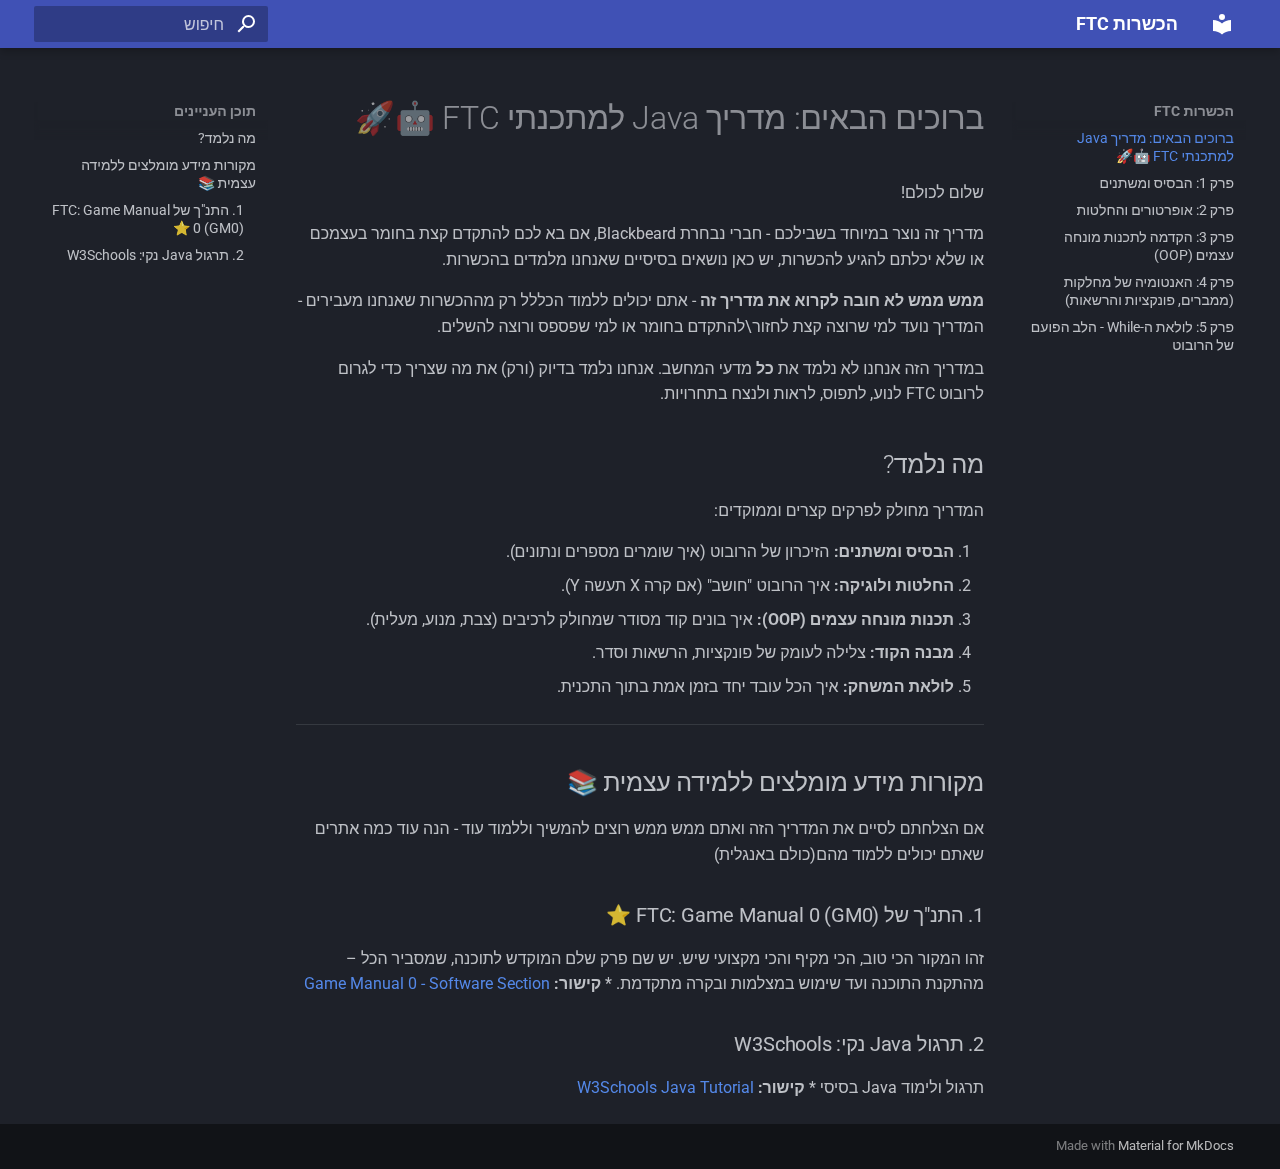
<file: index.html>
<!doctype html>
<html lang="he" class="no-js">
  <head>
    
      <meta charset="utf-8">
      <meta name="viewport" content="width=device-width,initial-scale=1">
      
      
      
      
      
        <link rel="next" href="1-variables/">
      
      
        
      
      
      <link rel="icon" href="assets/images/favicon.png">
      <meta name="generator" content="mkdocs-1.6.1, mkdocs-material-9.7.0">
    
    
      
        <title>הכשרות FTC</title>
      
    
    
      <link rel="stylesheet" href="assets/stylesheets/main.618322db.min.css">
      
        
        <link rel="stylesheet" href="assets/stylesheets/palette.ab4e12ef.min.css">
      
      


    
    
      
    
    
      
        
        
        <link rel="preconnect" href="https://fonts.gstatic.com" crossorigin>
        <link rel="stylesheet" href="https://fonts.googleapis.com/css?family=Roboto:300,300i,400,400i,700,700i%7CRoboto+Mono:400,400i,700,700i&display=fallback">
        <style>:root{--md-text-font:"Roboto";--md-code-font:"Roboto Mono"}</style>
      
    
    
      <link rel="stylesheet" href="stylesheets/extra.css">
    
    <script>__md_scope=new URL(".",location),__md_hash=e=>[...e].reduce(((e,_)=>(e<<5)-e+_.charCodeAt(0)),0),__md_get=(e,_=localStorage,t=__md_scope)=>JSON.parse(_.getItem(t.pathname+"."+e)),__md_set=(e,_,t=localStorage,a=__md_scope)=>{try{t.setItem(a.pathname+"."+e,JSON.stringify(_))}catch(e){}}</script>
    
      

    
    
  </head>
  
  
    
    
    
    
    
    <body dir="rtl" data-md-color-scheme="slate" data-md-color-primary="indigo" data-md-color-accent="indigo">
  
    
    <input class="md-toggle" data-md-toggle="drawer" type="checkbox" id="__drawer" autocomplete="off">
    <input class="md-toggle" data-md-toggle="search" type="checkbox" id="__search" autocomplete="off">
    <label class="md-overlay" for="__drawer"></label>
    <div data-md-component="skip">
      
        
        <a href="#java-ftc" class="md-skip">
          לדלג לתוכן
        </a>
      
    </div>
    <div data-md-component="announce">
      
    </div>
    
    
      

  

<header class="md-header md-header--shadow" data-md-component="header">
  <nav class="md-header__inner md-grid" aria-label="כותרת עליונה">
    <a href="." title="הכשרות FTC" class="md-header__button md-logo" aria-label="הכשרות FTC" data-md-component="logo">
      
  
  <svg xmlns="http://www.w3.org/2000/svg" viewBox="0 0 24 24"><path d="M12 8a3 3 0 0 0 3-3 3 3 0 0 0-3-3 3 3 0 0 0-3 3 3 3 0 0 0 3 3m0 3.54C9.64 9.35 6.5 8 3 8v11c3.5 0 6.64 1.35 9 3.54 2.36-2.19 5.5-3.54 9-3.54V8c-3.5 0-6.64 1.35-9 3.54"/></svg>

    </a>
    <label class="md-header__button md-icon" for="__drawer">
      
      <svg xmlns="http://www.w3.org/2000/svg" viewBox="0 0 24 24"><path d="M3 6h18v2H3zm0 5h18v2H3zm0 5h18v2H3z"/></svg>
    </label>
    <div class="md-header__title" data-md-component="header-title">
      <div class="md-header__ellipsis">
        <div class="md-header__topic">
          <span class="md-ellipsis">
            הכשרות FTC
          </span>
        </div>
        <div class="md-header__topic" data-md-component="header-topic">
          <span class="md-ellipsis">
            
              ברוכים הבאים: מדריך Java למתכנתי FTC 🤖🚀
            
          </span>
        </div>
      </div>
    </div>
    
      
    
    
    
    
      
      
        <label class="md-header__button md-icon" for="__search">
          
          <svg xmlns="http://www.w3.org/2000/svg" viewBox="0 0 24 24"><path d="M9.5 3A6.5 6.5 0 0 1 16 9.5c0 1.61-.59 3.09-1.56 4.23l.27.27h.79l5 5-1.5 1.5-5-5v-.79l-.27-.27A6.52 6.52 0 0 1 9.5 16 6.5 6.5 0 0 1 3 9.5 6.5 6.5 0 0 1 9.5 3m0 2C7 5 5 7 5 9.5S7 14 9.5 14 14 12 14 9.5 12 5 9.5 5"/></svg>
        </label>
        <div class="md-search" data-md-component="search" role="dialog">
  <label class="md-search__overlay" for="__search"></label>
  <div class="md-search__inner" role="search">
    <form class="md-search__form" name="search">
      <input type="text" class="md-search__input" name="query" aria-label="חיפוש" placeholder="חיפוש" autocapitalize="off" autocorrect="off" autocomplete="off" spellcheck="false" data-md-component="search-query" required>
      <label class="md-search__icon md-icon" for="__search">
        
        <svg xmlns="http://www.w3.org/2000/svg" viewBox="0 0 24 24"><path d="M9.5 3A6.5 6.5 0 0 1 16 9.5c0 1.61-.59 3.09-1.56 4.23l.27.27h.79l5 5-1.5 1.5-5-5v-.79l-.27-.27A6.52 6.52 0 0 1 9.5 16 6.5 6.5 0 0 1 3 9.5 6.5 6.5 0 0 1 9.5 3m0 2C7 5 5 7 5 9.5S7 14 9.5 14 14 12 14 9.5 12 5 9.5 5"/></svg>
        
        <svg xmlns="http://www.w3.org/2000/svg" viewBox="0 0 24 24"><path d="M20 11v2H8l5.5 5.5-1.42 1.42L4.16 12l7.92-7.92L13.5 5.5 8 11z"/></svg>
      </label>
      <nav class="md-search__options" aria-label="חיפוש">
        
        <button type="reset" class="md-search__icon md-icon" title="ניקוי" aria-label="ניקוי" tabindex="-1">
          
          <svg xmlns="http://www.w3.org/2000/svg" viewBox="0 0 24 24"><path d="M19 6.41 17.59 5 12 10.59 6.41 5 5 6.41 10.59 12 5 17.59 6.41 19 12 13.41 17.59 19 19 17.59 13.41 12z"/></svg>
        </button>
      </nav>
      
    </form>
    <div class="md-search__output">
      <div class="md-search__scrollwrap" tabindex="0" data-md-scrollfix>
        <div class="md-search-result" data-md-component="search-result">
          <div class="md-search-result__meta">
            אתחול חיפוש
          </div>
          <ol class="md-search-result__list" role="presentation"></ol>
        </div>
      </div>
    </div>
  </div>
</div>
      
    
    
  </nav>
  
</header>
    
    <div class="md-container" data-md-component="container">
      
      
        
          
        
      
      <main class="md-main" data-md-component="main">
        <div class="md-main__inner md-grid">
          
            
              
              <div class="md-sidebar md-sidebar--primary" data-md-component="sidebar" data-md-type="navigation" >
                <div class="md-sidebar__scrollwrap">
                  <div class="md-sidebar__inner">
                    



<nav class="md-nav md-nav--primary" aria-label="ניווט" data-md-level="0">
  <label class="md-nav__title" for="__drawer">
    <a href="." title="הכשרות FTC" class="md-nav__button md-logo" aria-label="הכשרות FTC" data-md-component="logo">
      
  
  <svg xmlns="http://www.w3.org/2000/svg" viewBox="0 0 24 24"><path d="M12 8a3 3 0 0 0 3-3 3 3 0 0 0-3-3 3 3 0 0 0-3 3 3 3 0 0 0 3 3m0 3.54C9.64 9.35 6.5 8 3 8v11c3.5 0 6.64 1.35 9 3.54 2.36-2.19 5.5-3.54 9-3.54V8c-3.5 0-6.64 1.35-9 3.54"/></svg>

    </a>
    הכשרות FTC
  </label>
  
  <ul class="md-nav__list" data-md-scrollfix>
    
      
      
  
  
    
  
  
  
    <li class="md-nav__item md-nav__item--active">
      
      <input class="md-nav__toggle md-toggle" type="checkbox" id="__toc">
      
      
        
      
      
        <label class="md-nav__link md-nav__link--active" for="__toc">
          
  
  
  <span class="md-ellipsis">
    
  
    ברוכים הבאים: מדריך Java למתכנתי FTC 🤖🚀
  

    
  </span>
  
  

          <span class="md-nav__icon md-icon"></span>
        </label>
      
      <a href="." class="md-nav__link md-nav__link--active">
        
  
  
  <span class="md-ellipsis">
    
  
    ברוכים הבאים: מדריך Java למתכנתי FTC 🤖🚀
  

    
  </span>
  
  

      </a>
      
        

<nav class="md-nav md-nav--secondary" aria-label="תוכן העניינים">
  
  
  
    
  
  
    <label class="md-nav__title" for="__toc">
      <span class="md-nav__icon md-icon"></span>
      תוכן העניינים
    </label>
    <ul class="md-nav__list" data-md-component="toc" data-md-scrollfix>
      
        <li class="md-nav__item">
  <a href="#_1" class="md-nav__link">
    <span class="md-ellipsis">
      
        מה נלמד?
      
    </span>
  </a>
  
</li>
      
        <li class="md-nav__item">
  <a href="#_2" class="md-nav__link">
    <span class="md-ellipsis">
      
        מקורות מידע מומלצים ללמידה עצמית 📚
      
    </span>
  </a>
  
    <nav class="md-nav" aria-label="מקורות מידע מומלצים ללמידה עצמית 📚">
      <ul class="md-nav__list">
        
          <li class="md-nav__item">
  <a href="#1-ftc-game-manual-0-gm0" class="md-nav__link">
    <span class="md-ellipsis">
      
        1. התנ"ך של FTC: Game Manual 0 (GM0) ⭐
      
    </span>
  </a>
  
</li>
        
          <li class="md-nav__item">
  <a href="#2-java-w3schools" class="md-nav__link">
    <span class="md-ellipsis">
      
        2. תרגול Java נקי: W3Schools
      
    </span>
  </a>
  
</li>
        
      </ul>
    </nav>
  
</li>
      
    </ul>
  
</nav>
      
    </li>
  

    
      
      
  
  
  
  
    <li class="md-nav__item">
      <a href="1-variables/" class="md-nav__link">
        
  
  
  <span class="md-ellipsis">
    
  
    פרק 1: הבסיס ומשתנים
  

    
  </span>
  
  

      </a>
    </li>
  

    
      
      
  
  
  
  
    <li class="md-nav__item">
      <a href="2-operators/" class="md-nav__link">
        
  
  
  <span class="md-ellipsis">
    
  
    פרק 2: אופרטורים והחלטות
  

    
  </span>
  
  

      </a>
    </li>
  

    
      
      
  
  
  
  
    <li class="md-nav__item">
      <a href="3-oop/" class="md-nav__link">
        
  
  
  <span class="md-ellipsis">
    
  
    פרק 3: הקדמה לתכנות מונחה עצמים (OOP)
  

    
  </span>
  
  

      </a>
    </li>
  

    
      
      
  
  
  
  
    <li class="md-nav__item">
      <a href="4-oop-2/" class="md-nav__link">
        
  
  
  <span class="md-ellipsis">
    
  
    פרק 4: האנטומיה של מחלקות (ממברים, פונקציות והרשאות)
  

    
  </span>
  
  

      </a>
    </li>
  

    
      
      
  
  
  
  
    <li class="md-nav__item">
      <a href="5-while-loop/" class="md-nav__link">
        
  
  
  <span class="md-ellipsis">
    
  
    פרק 5: לולאת ה-While - הלב הפועם של הרובוט
  

    
  </span>
  
  

      </a>
    </li>
  

    
  </ul>
</nav>
                  </div>
                </div>
              </div>
            
            
              
              <div class="md-sidebar md-sidebar--secondary" data-md-component="sidebar" data-md-type="toc" >
                <div class="md-sidebar__scrollwrap">
                  <div class="md-sidebar__inner">
                    

<nav class="md-nav md-nav--secondary" aria-label="תוכן העניינים">
  
  
  
    
  
  
    <label class="md-nav__title" for="__toc">
      <span class="md-nav__icon md-icon"></span>
      תוכן העניינים
    </label>
    <ul class="md-nav__list" data-md-component="toc" data-md-scrollfix>
      
        <li class="md-nav__item">
  <a href="#_1" class="md-nav__link">
    <span class="md-ellipsis">
      
        מה נלמד?
      
    </span>
  </a>
  
</li>
      
        <li class="md-nav__item">
  <a href="#_2" class="md-nav__link">
    <span class="md-ellipsis">
      
        מקורות מידע מומלצים ללמידה עצמית 📚
      
    </span>
  </a>
  
    <nav class="md-nav" aria-label="מקורות מידע מומלצים ללמידה עצמית 📚">
      <ul class="md-nav__list">
        
          <li class="md-nav__item">
  <a href="#1-ftc-game-manual-0-gm0" class="md-nav__link">
    <span class="md-ellipsis">
      
        1. התנ"ך של FTC: Game Manual 0 (GM0) ⭐
      
    </span>
  </a>
  
</li>
        
          <li class="md-nav__item">
  <a href="#2-java-w3schools" class="md-nav__link">
    <span class="md-ellipsis">
      
        2. תרגול Java נקי: W3Schools
      
    </span>
  </a>
  
</li>
        
      </ul>
    </nav>
  
</li>
      
    </ul>
  
</nav>
                  </div>
                </div>
              </div>
            
          
          
            <div class="md-content" data-md-component="content">
              
              <article class="md-content__inner md-typeset">
                
                  



<h1 id="java-ftc">ברוכים הבאים: מדריך Java למתכנתי FTC 🤖🚀</h1>
<p>שלום לכולם!</p>
<p>מדריך זה נוצר במיוחד בשבילכם - חברי נבחרת Blackbeard, אם בא לכם להתקדם קצת בחומר בעצמכם או שלא יכלתם להגיע להכשרות, יש כאן נושאים בסיסיים שאנחנו מלמדים בהכשרות.</p>
<p><strong>ממש ממש לא חובה לקרוא את מדריך זה</strong> - אתם יכולים ללמוד הכללל רק מההכשרות שאנחנו מעבירים - המדריך נועד למי שרוצה קצת לחזור\להתקדם בחומר או למי שפספס ורוצה להשלים.</p>
<p>במדריך הזה אנחנו לא נלמד את <strong>כל</strong> מדעי המחשב. אנחנו נלמד בדיוק (ורק) את מה שצריך כדי לגרום לרובוט FTC לנוע, לתפוס, לראות ולנצח בתחרויות.</p>
<h2 id="_1">מה נלמד?</h2>
<p>המדריך מחולק לפרקים קצרים וממוקדים:</p>
<ol>
<li><strong>הבסיס ומשתנים:</strong> הזיכרון של הרובוט (איך שומרים מספרים ונתונים).</li>
<li><strong>החלטות ולוגיקה:</strong> איך הרובוט "חושב" (אם קרה X תעשה Y).</li>
<li><strong>תכנות מונחה עצמים (OOP):</strong> איך בונים קוד מסודר שמחולק לרכיבים (צבת, מנוע, מעלית).</li>
<li><strong>מבנה הקוד:</strong> צלילה לעומק של פונקציות, הרשאות וסדר.</li>
<li><strong>לולאת המשחק:</strong> איך הכל עובד יחד בזמן אמת בתוך התכנית.</li>
</ol>
<hr />
<h2 id="_2">מקורות מידע מומלצים ללמידה עצמית 📚</h2>
<p>אם הצלחתם לסיים את המדריך הזה ואתם ממש ממש רוצים להמשיך וללמוד עוד - הנה עוד כמה אתרים שאתם יכולים ללמוד מהם(כולם באנגלית)</p>
<h3 id="1-ftc-game-manual-0-gm0">1. התנ"ך של FTC: Game Manual 0 (GM0) ⭐</h3>
<p>זהו המקור הכי טוב, הכי מקיף והכי מקצועי שיש. יש שם פרק שלם המוקדש לתוכנה, שמסביר הכל – מהתקנת התוכנה ועד שימוש במצלמות ובקרה מתקדמת.
* <strong>קישור:</strong> <a href="https://gm0.org/en/latest/docs/software/index.html">Game Manual 0 - Software Section</a></p>
<h3 id="2-java-w3schools">2. תרגול Java נקי: W3Schools</h3>
<p>תרגול ולימוד Java בסיסי
* <strong>קישור:</strong> <a href="https://www.w3schools.com/java/">W3Schools Java Tutorial</a></p>












                
              </article>
            </div>
          
          
<script>var target=document.getElementById(location.hash.slice(1));target&&target.name&&(target.checked=target.name.startsWith("__tabbed_"))</script>
        </div>
        
      </main>
      
        <footer class="md-footer">
  
  <div class="md-footer-meta md-typeset">
    <div class="md-footer-meta__inner md-grid">
      <div class="md-copyright">
  
  
    Made with
    <a href="https://squidfunk.github.io/mkdocs-material/" target="_blank" rel="noopener">
      Material for MkDocs
    </a>
  
</div>
      
    </div>
  </div>
</footer>
      
    </div>
    <div class="md-dialog" data-md-component="dialog">
      <div class="md-dialog__inner md-typeset"></div>
    </div>
    
    
    
      
      
      <script id="__config" type="application/json">{"annotate": null, "base": ".", "features": [], "search": "assets/javascripts/workers/search.7a47a382.min.js", "tags": null, "translations": {"clipboard.copied": "\u05d4\u05d5\u05e2\u05ea\u05e7 \u05dc\u05dc\u05d5\u05d7", "clipboard.copy": "\u05d4\u05e2\u05ea\u05e7\u05d4 \u05dc\u05dc\u05d5\u05d7", "search.result.more.one": "\u05e2\u05d5\u05d3 \u05d0\u05d7\u05d3 \u05d1\u05d3\u05e3 \u05d4\u05d6\u05d4", "search.result.more.other": "\u05e2\u05d5\u05d3 # \u05d1\u05d3\u05e3 \u05d4\u05d6\u05d4", "search.result.none": "\u05d0\u05d9\u05df \u05de\u05e1\u05de\u05db\u05d9\u05dd \u05ea\u05d5\u05d0\u05de\u05d9\u05dd", "search.result.one": "\u05de\u05e1\u05de\u05da1 \u05ea\u05d5\u05d0\u05dd", "search.result.other": "# \u05de\u05e1\u05de\u05da \u05ea\u05d5\u05d0\u05dd", "search.result.placeholder": "\u05d9\u05e9 \u05dc\u05d4\u05e7\u05dc\u05d9\u05d3 \u05db\u05d3\u05d9 \u05dc\u05d4\u05ea\u05d7\u05d9\u05dc \u05dc\u05d7\u05e4\u05e9", "search.result.term.missing": "\u05d7\u05e1\u05e8", "select.version": "\u05d1\u05d7\u05d9\u05e8\u05ea \u05d2\u05e8\u05e1\u05d4"}, "version": null}</script>
    
    
      <script src="assets/javascripts/bundle.e71a0d61.min.js"></script>
      
    
  </body>
</html>
</file>
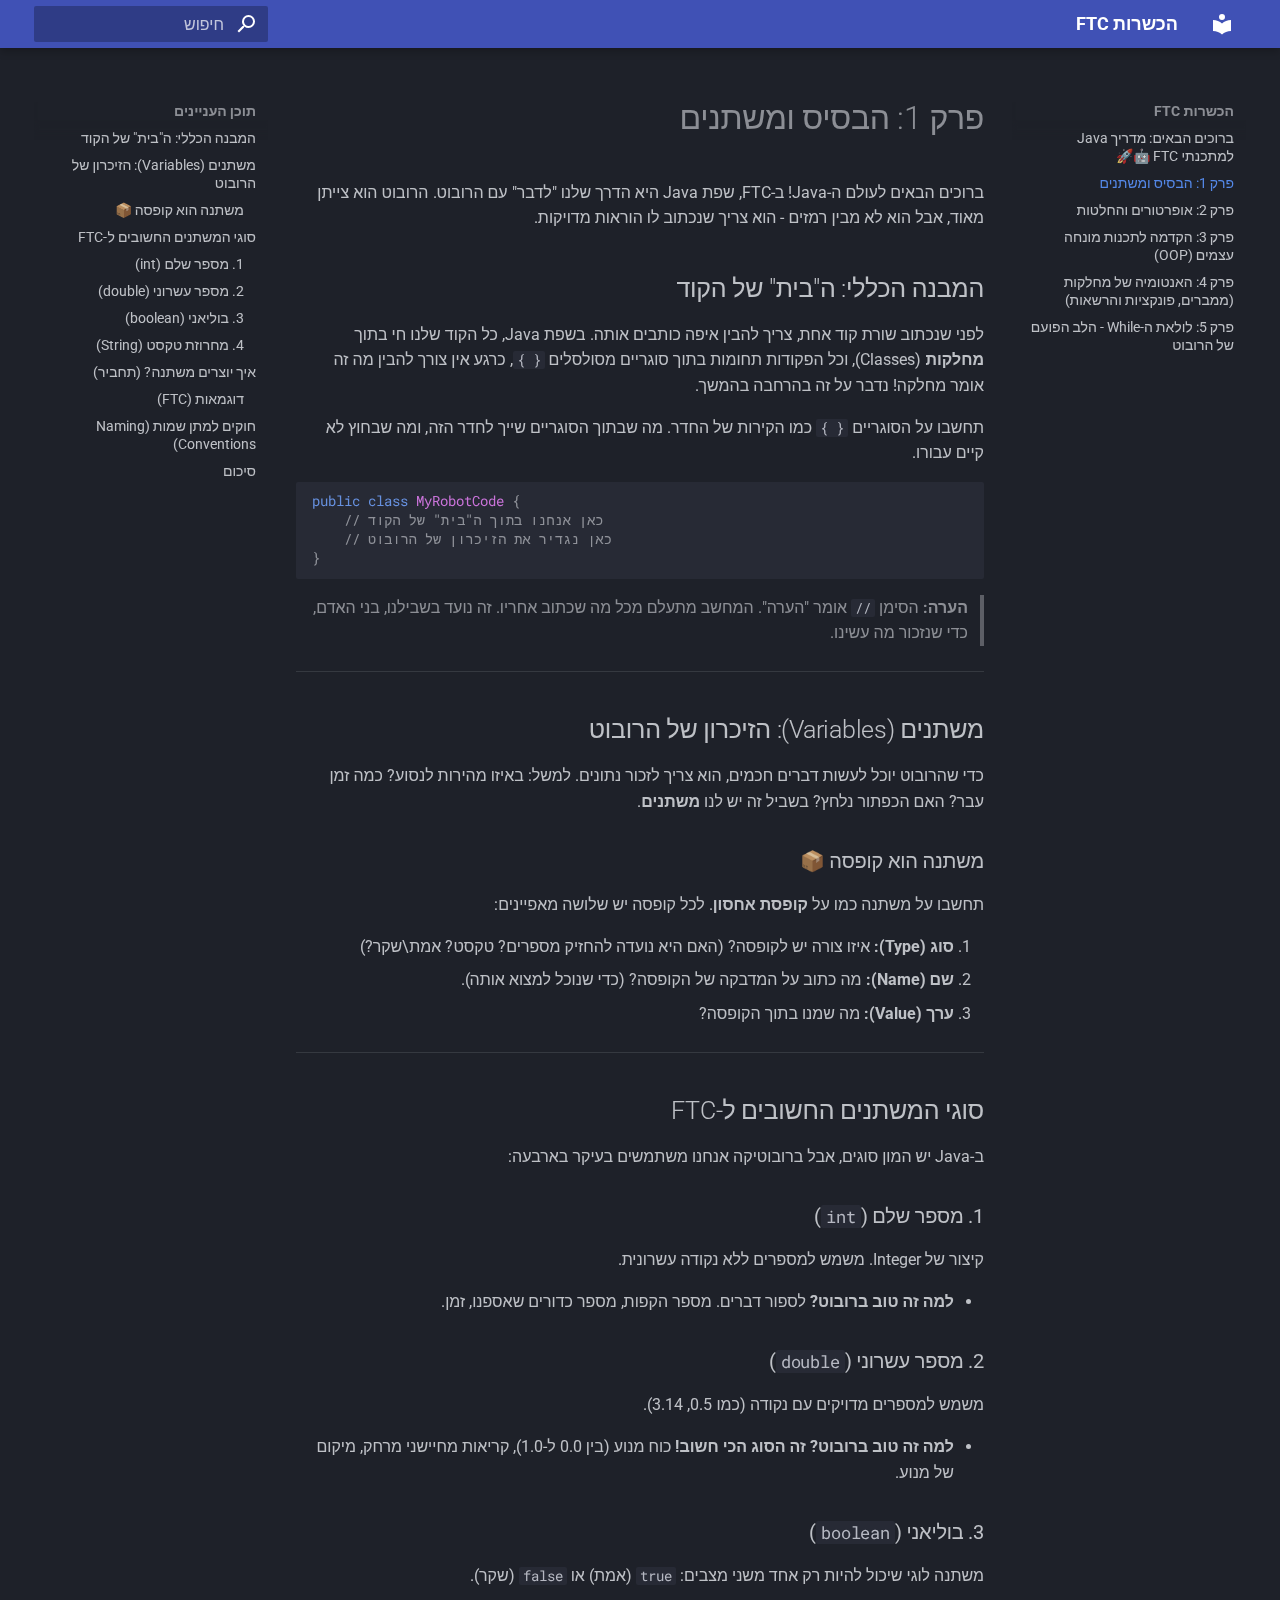
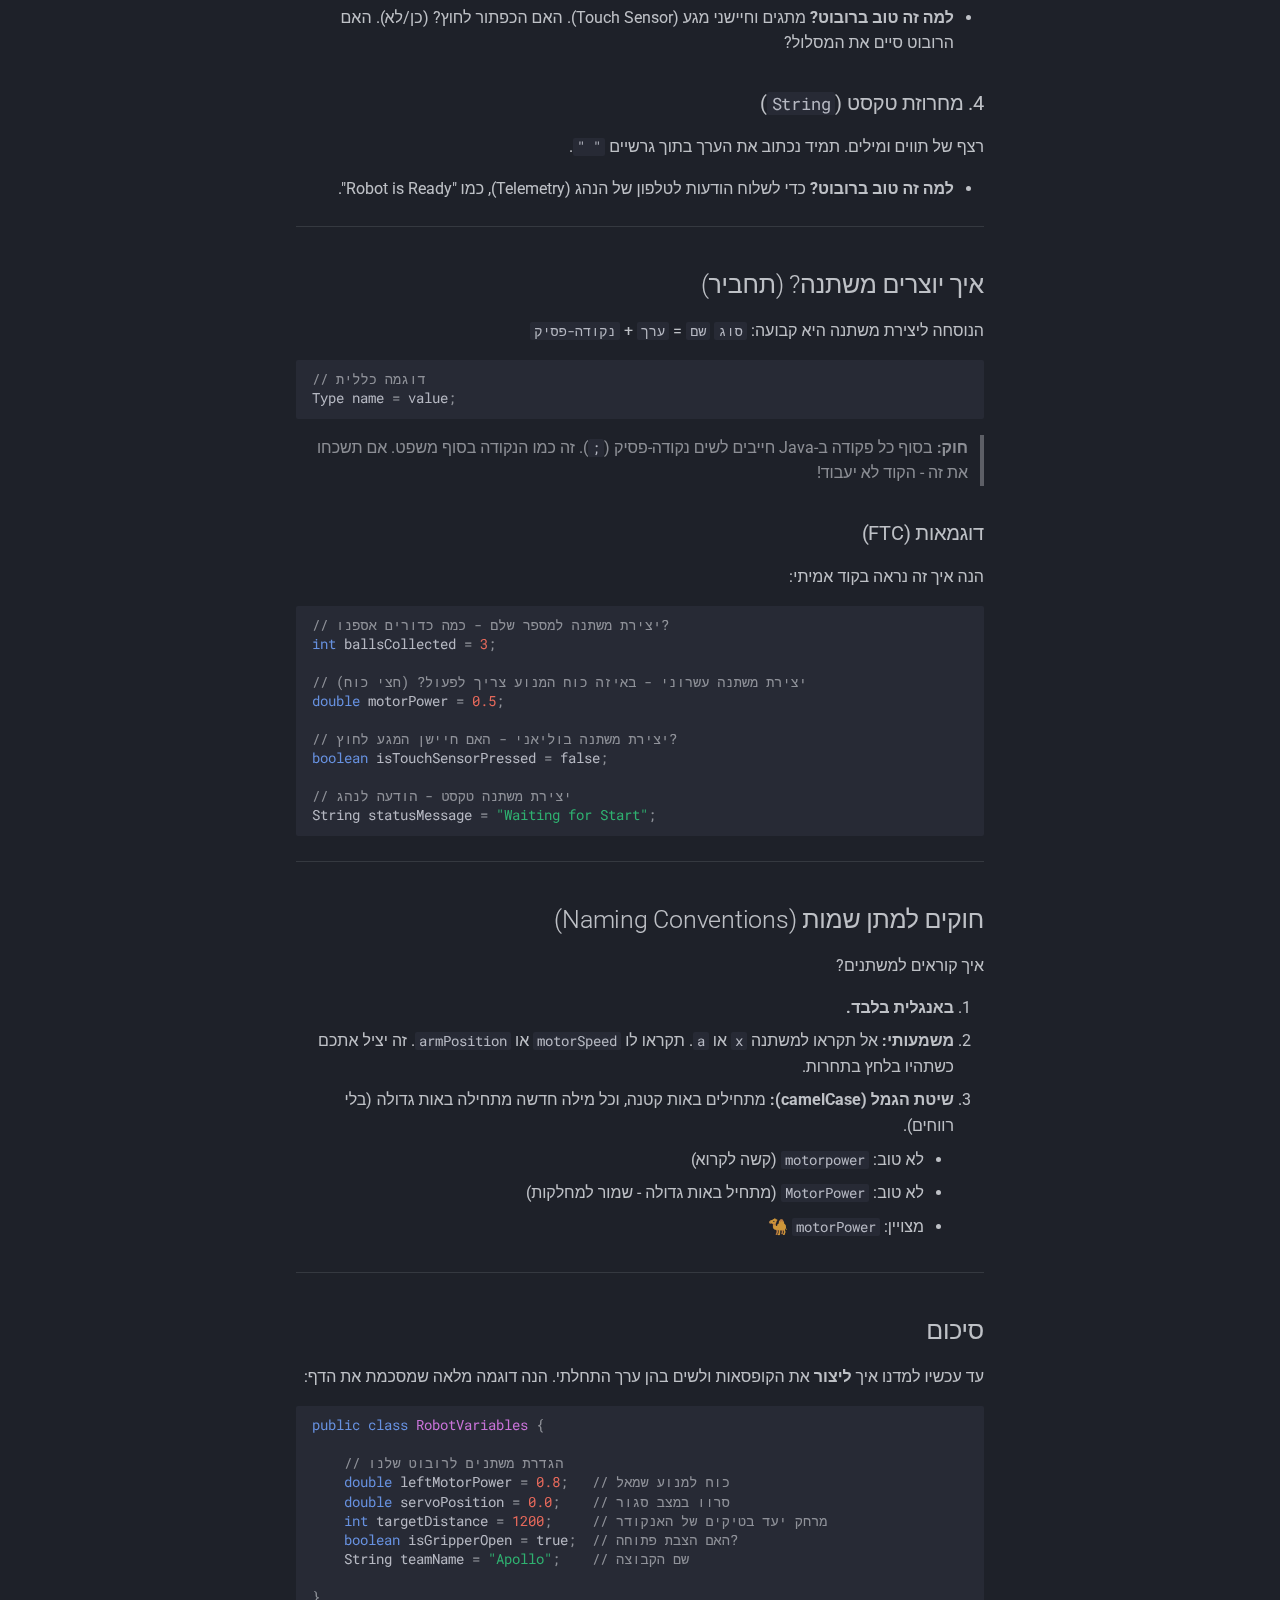
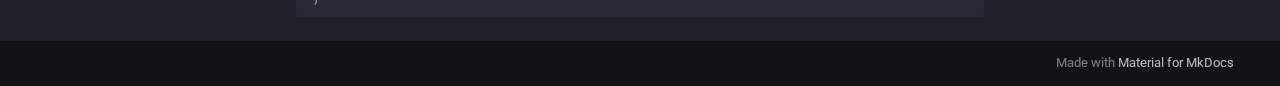
<file: 1-variables/index.html>
<!doctype html>
<html lang="he" class="no-js">
  <head>
    
      <meta charset="utf-8">
      <meta name="viewport" content="width=device-width,initial-scale=1">
      
      
      
      
        <link rel="prev" href="..">
      
      
        <link rel="next" href="../2-operators/">
      
      
        
      
      
      <link rel="icon" href="../assets/images/favicon.png">
      <meta name="generator" content="mkdocs-1.6.1, mkdocs-material-9.7.0">
    
    
      
        <title>פרק 1: הבסיס ומשתנים - הכשרות FTC</title>
      
    
    
      <link rel="stylesheet" href="../assets/stylesheets/main.618322db.min.css">
      
        
        <link rel="stylesheet" href="../assets/stylesheets/palette.ab4e12ef.min.css">
      
      


    
    
      
    
    
      
        
        
        <link rel="preconnect" href="https://fonts.gstatic.com" crossorigin>
        <link rel="stylesheet" href="https://fonts.googleapis.com/css?family=Roboto:300,300i,400,400i,700,700i%7CRoboto+Mono:400,400i,700,700i&display=fallback">
        <style>:root{--md-text-font:"Roboto";--md-code-font:"Roboto Mono"}</style>
      
    
    
      <link rel="stylesheet" href="../stylesheets/extra.css">
    
    <script>__md_scope=new URL("..",location),__md_hash=e=>[...e].reduce(((e,_)=>(e<<5)-e+_.charCodeAt(0)),0),__md_get=(e,_=localStorage,t=__md_scope)=>JSON.parse(_.getItem(t.pathname+"."+e)),__md_set=(e,_,t=localStorage,a=__md_scope)=>{try{t.setItem(a.pathname+"."+e,JSON.stringify(_))}catch(e){}}</script>
    
      

    
    
  </head>
  
  
    
    
    
    
    
    <body dir="rtl" data-md-color-scheme="slate" data-md-color-primary="indigo" data-md-color-accent="indigo">
  
    
    <input class="md-toggle" data-md-toggle="drawer" type="checkbox" id="__drawer" autocomplete="off">
    <input class="md-toggle" data-md-toggle="search" type="checkbox" id="__search" autocomplete="off">
    <label class="md-overlay" for="__drawer"></label>
    <div data-md-component="skip">
      
        
        <a href="#1" class="md-skip">
          לדלג לתוכן
        </a>
      
    </div>
    <div data-md-component="announce">
      
    </div>
    
    
      

  

<header class="md-header md-header--shadow" data-md-component="header">
  <nav class="md-header__inner md-grid" aria-label="כותרת עליונה">
    <a href=".." title="הכשרות FTC" class="md-header__button md-logo" aria-label="הכשרות FTC" data-md-component="logo">
      
  
  <svg xmlns="http://www.w3.org/2000/svg" viewBox="0 0 24 24"><path d="M12 8a3 3 0 0 0 3-3 3 3 0 0 0-3-3 3 3 0 0 0-3 3 3 3 0 0 0 3 3m0 3.54C9.64 9.35 6.5 8 3 8v11c3.5 0 6.64 1.35 9 3.54 2.36-2.19 5.5-3.54 9-3.54V8c-3.5 0-6.64 1.35-9 3.54"/></svg>

    </a>
    <label class="md-header__button md-icon" for="__drawer">
      
      <svg xmlns="http://www.w3.org/2000/svg" viewBox="0 0 24 24"><path d="M3 6h18v2H3zm0 5h18v2H3zm0 5h18v2H3z"/></svg>
    </label>
    <div class="md-header__title" data-md-component="header-title">
      <div class="md-header__ellipsis">
        <div class="md-header__topic">
          <span class="md-ellipsis">
            הכשרות FTC
          </span>
        </div>
        <div class="md-header__topic" data-md-component="header-topic">
          <span class="md-ellipsis">
            
              פרק 1: הבסיס ומשתנים
            
          </span>
        </div>
      </div>
    </div>
    
      
    
    
    
    
      
      
        <label class="md-header__button md-icon" for="__search">
          
          <svg xmlns="http://www.w3.org/2000/svg" viewBox="0 0 24 24"><path d="M9.5 3A6.5 6.5 0 0 1 16 9.5c0 1.61-.59 3.09-1.56 4.23l.27.27h.79l5 5-1.5 1.5-5-5v-.79l-.27-.27A6.52 6.52 0 0 1 9.5 16 6.5 6.5 0 0 1 3 9.5 6.5 6.5 0 0 1 9.5 3m0 2C7 5 5 7 5 9.5S7 14 9.5 14 14 12 14 9.5 12 5 9.5 5"/></svg>
        </label>
        <div class="md-search" data-md-component="search" role="dialog">
  <label class="md-search__overlay" for="__search"></label>
  <div class="md-search__inner" role="search">
    <form class="md-search__form" name="search">
      <input type="text" class="md-search__input" name="query" aria-label="חיפוש" placeholder="חיפוש" autocapitalize="off" autocorrect="off" autocomplete="off" spellcheck="false" data-md-component="search-query" required>
      <label class="md-search__icon md-icon" for="__search">
        
        <svg xmlns="http://www.w3.org/2000/svg" viewBox="0 0 24 24"><path d="M9.5 3A6.5 6.5 0 0 1 16 9.5c0 1.61-.59 3.09-1.56 4.23l.27.27h.79l5 5-1.5 1.5-5-5v-.79l-.27-.27A6.52 6.52 0 0 1 9.5 16 6.5 6.5 0 0 1 3 9.5 6.5 6.5 0 0 1 9.5 3m0 2C7 5 5 7 5 9.5S7 14 9.5 14 14 12 14 9.5 12 5 9.5 5"/></svg>
        
        <svg xmlns="http://www.w3.org/2000/svg" viewBox="0 0 24 24"><path d="M20 11v2H8l5.5 5.5-1.42 1.42L4.16 12l7.92-7.92L13.5 5.5 8 11z"/></svg>
      </label>
      <nav class="md-search__options" aria-label="חיפוש">
        
        <button type="reset" class="md-search__icon md-icon" title="ניקוי" aria-label="ניקוי" tabindex="-1">
          
          <svg xmlns="http://www.w3.org/2000/svg" viewBox="0 0 24 24"><path d="M19 6.41 17.59 5 12 10.59 6.41 5 5 6.41 10.59 12 5 17.59 6.41 19 12 13.41 17.59 19 19 17.59 13.41 12z"/></svg>
        </button>
      </nav>
      
    </form>
    <div class="md-search__output">
      <div class="md-search__scrollwrap" tabindex="0" data-md-scrollfix>
        <div class="md-search-result" data-md-component="search-result">
          <div class="md-search-result__meta">
            אתחול חיפוש
          </div>
          <ol class="md-search-result__list" role="presentation"></ol>
        </div>
      </div>
    </div>
  </div>
</div>
      
    
    
  </nav>
  
</header>
    
    <div class="md-container" data-md-component="container">
      
      
        
          
        
      
      <main class="md-main" data-md-component="main">
        <div class="md-main__inner md-grid">
          
            
              
              <div class="md-sidebar md-sidebar--primary" data-md-component="sidebar" data-md-type="navigation" >
                <div class="md-sidebar__scrollwrap">
                  <div class="md-sidebar__inner">
                    



<nav class="md-nav md-nav--primary" aria-label="ניווט" data-md-level="0">
  <label class="md-nav__title" for="__drawer">
    <a href=".." title="הכשרות FTC" class="md-nav__button md-logo" aria-label="הכשרות FTC" data-md-component="logo">
      
  
  <svg xmlns="http://www.w3.org/2000/svg" viewBox="0 0 24 24"><path d="M12 8a3 3 0 0 0 3-3 3 3 0 0 0-3-3 3 3 0 0 0-3 3 3 3 0 0 0 3 3m0 3.54C9.64 9.35 6.5 8 3 8v11c3.5 0 6.64 1.35 9 3.54 2.36-2.19 5.5-3.54 9-3.54V8c-3.5 0-6.64 1.35-9 3.54"/></svg>

    </a>
    הכשרות FTC
  </label>
  
  <ul class="md-nav__list" data-md-scrollfix>
    
      
      
  
  
  
  
    <li class="md-nav__item">
      <a href=".." class="md-nav__link">
        
  
  
  <span class="md-ellipsis">
    
  
    ברוכים הבאים: מדריך Java למתכנתי FTC 🤖🚀
  

    
  </span>
  
  

      </a>
    </li>
  

    
      
      
  
  
    
  
  
  
    <li class="md-nav__item md-nav__item--active">
      
      <input class="md-nav__toggle md-toggle" type="checkbox" id="__toc">
      
      
        
      
      
        <label class="md-nav__link md-nav__link--active" for="__toc">
          
  
  
  <span class="md-ellipsis">
    
  
    פרק 1: הבסיס ומשתנים
  

    
  </span>
  
  

          <span class="md-nav__icon md-icon"></span>
        </label>
      
      <a href="./" class="md-nav__link md-nav__link--active">
        
  
  
  <span class="md-ellipsis">
    
  
    פרק 1: הבסיס ומשתנים
  

    
  </span>
  
  

      </a>
      
        

<nav class="md-nav md-nav--secondary" aria-label="תוכן העניינים">
  
  
  
    
  
  
    <label class="md-nav__title" for="__toc">
      <span class="md-nav__icon md-icon"></span>
      תוכן העניינים
    </label>
    <ul class="md-nav__list" data-md-component="toc" data-md-scrollfix>
      
        <li class="md-nav__item">
  <a href="#_1" class="md-nav__link">
    <span class="md-ellipsis">
      
        המבנה הכללי: ה"בית" של הקוד
      
    </span>
  </a>
  
</li>
      
        <li class="md-nav__item">
  <a href="#variables" class="md-nav__link">
    <span class="md-ellipsis">
      
        משתנים (Variables): הזיכרון של הרובוט
      
    </span>
  </a>
  
    <nav class="md-nav" aria-label="משתנים (Variables): הזיכרון של הרובוט">
      <ul class="md-nav__list">
        
          <li class="md-nav__item">
  <a href="#_2" class="md-nav__link">
    <span class="md-ellipsis">
      
        משתנה הוא קופסה 📦
      
    </span>
  </a>
  
</li>
        
      </ul>
    </nav>
  
</li>
      
        <li class="md-nav__item">
  <a href="#-ftc" class="md-nav__link">
    <span class="md-ellipsis">
      
        סוגי המשתנים החשובים ל-FTC
      
    </span>
  </a>
  
    <nav class="md-nav" aria-label="סוגי המשתנים החשובים ל-FTC">
      <ul class="md-nav__list">
        
          <li class="md-nav__item">
  <a href="#1-int" class="md-nav__link">
    <span class="md-ellipsis">
      
        1. מספר שלם (int)
      
    </span>
  </a>
  
</li>
        
          <li class="md-nav__item">
  <a href="#2-double" class="md-nav__link">
    <span class="md-ellipsis">
      
        2. מספר עשרוני (double)
      
    </span>
  </a>
  
</li>
        
          <li class="md-nav__item">
  <a href="#3-boolean" class="md-nav__link">
    <span class="md-ellipsis">
      
        3. בוליאני (boolean)
      
    </span>
  </a>
  
</li>
        
          <li class="md-nav__item">
  <a href="#4-string" class="md-nav__link">
    <span class="md-ellipsis">
      
        4. מחרוזת טקסט (String)
      
    </span>
  </a>
  
</li>
        
      </ul>
    </nav>
  
</li>
      
        <li class="md-nav__item">
  <a href="#_3" class="md-nav__link">
    <span class="md-ellipsis">
      
        איך יוצרים משתנה? (תחביר)
      
    </span>
  </a>
  
    <nav class="md-nav" aria-label="איך יוצרים משתנה? (תחביר)">
      <ul class="md-nav__list">
        
          <li class="md-nav__item">
  <a href="#ftc" class="md-nav__link">
    <span class="md-ellipsis">
      
        דוגמאות (FTC)
      
    </span>
  </a>
  
</li>
        
      </ul>
    </nav>
  
</li>
      
        <li class="md-nav__item">
  <a href="#naming-conventions" class="md-nav__link">
    <span class="md-ellipsis">
      
        חוקים למתן שמות (Naming Conventions)
      
    </span>
  </a>
  
</li>
      
        <li class="md-nav__item">
  <a href="#_4" class="md-nav__link">
    <span class="md-ellipsis">
      
        סיכום
      
    </span>
  </a>
  
</li>
      
    </ul>
  
</nav>
      
    </li>
  

    
      
      
  
  
  
  
    <li class="md-nav__item">
      <a href="../2-operators/" class="md-nav__link">
        
  
  
  <span class="md-ellipsis">
    
  
    פרק 2: אופרטורים והחלטות
  

    
  </span>
  
  

      </a>
    </li>
  

    
      
      
  
  
  
  
    <li class="md-nav__item">
      <a href="../3-oop/" class="md-nav__link">
        
  
  
  <span class="md-ellipsis">
    
  
    פרק 3: הקדמה לתכנות מונחה עצמים (OOP)
  

    
  </span>
  
  

      </a>
    </li>
  

    
      
      
  
  
  
  
    <li class="md-nav__item">
      <a href="../4-oop-2/" class="md-nav__link">
        
  
  
  <span class="md-ellipsis">
    
  
    פרק 4: האנטומיה של מחלקות (ממברים, פונקציות והרשאות)
  

    
  </span>
  
  

      </a>
    </li>
  

    
      
      
  
  
  
  
    <li class="md-nav__item">
      <a href="../5-while-loop/" class="md-nav__link">
        
  
  
  <span class="md-ellipsis">
    
  
    פרק 5: לולאת ה-While - הלב הפועם של הרובוט
  

    
  </span>
  
  

      </a>
    </li>
  

    
  </ul>
</nav>
                  </div>
                </div>
              </div>
            
            
              
              <div class="md-sidebar md-sidebar--secondary" data-md-component="sidebar" data-md-type="toc" >
                <div class="md-sidebar__scrollwrap">
                  <div class="md-sidebar__inner">
                    

<nav class="md-nav md-nav--secondary" aria-label="תוכן העניינים">
  
  
  
    
  
  
    <label class="md-nav__title" for="__toc">
      <span class="md-nav__icon md-icon"></span>
      תוכן העניינים
    </label>
    <ul class="md-nav__list" data-md-component="toc" data-md-scrollfix>
      
        <li class="md-nav__item">
  <a href="#_1" class="md-nav__link">
    <span class="md-ellipsis">
      
        המבנה הכללי: ה"בית" של הקוד
      
    </span>
  </a>
  
</li>
      
        <li class="md-nav__item">
  <a href="#variables" class="md-nav__link">
    <span class="md-ellipsis">
      
        משתנים (Variables): הזיכרון של הרובוט
      
    </span>
  </a>
  
    <nav class="md-nav" aria-label="משתנים (Variables): הזיכרון של הרובוט">
      <ul class="md-nav__list">
        
          <li class="md-nav__item">
  <a href="#_2" class="md-nav__link">
    <span class="md-ellipsis">
      
        משתנה הוא קופסה 📦
      
    </span>
  </a>
  
</li>
        
      </ul>
    </nav>
  
</li>
      
        <li class="md-nav__item">
  <a href="#-ftc" class="md-nav__link">
    <span class="md-ellipsis">
      
        סוגי המשתנים החשובים ל-FTC
      
    </span>
  </a>
  
    <nav class="md-nav" aria-label="סוגי המשתנים החשובים ל-FTC">
      <ul class="md-nav__list">
        
          <li class="md-nav__item">
  <a href="#1-int" class="md-nav__link">
    <span class="md-ellipsis">
      
        1. מספר שלם (int)
      
    </span>
  </a>
  
</li>
        
          <li class="md-nav__item">
  <a href="#2-double" class="md-nav__link">
    <span class="md-ellipsis">
      
        2. מספר עשרוני (double)
      
    </span>
  </a>
  
</li>
        
          <li class="md-nav__item">
  <a href="#3-boolean" class="md-nav__link">
    <span class="md-ellipsis">
      
        3. בוליאני (boolean)
      
    </span>
  </a>
  
</li>
        
          <li class="md-nav__item">
  <a href="#4-string" class="md-nav__link">
    <span class="md-ellipsis">
      
        4. מחרוזת טקסט (String)
      
    </span>
  </a>
  
</li>
        
      </ul>
    </nav>
  
</li>
      
        <li class="md-nav__item">
  <a href="#_3" class="md-nav__link">
    <span class="md-ellipsis">
      
        איך יוצרים משתנה? (תחביר)
      
    </span>
  </a>
  
    <nav class="md-nav" aria-label="איך יוצרים משתנה? (תחביר)">
      <ul class="md-nav__list">
        
          <li class="md-nav__item">
  <a href="#ftc" class="md-nav__link">
    <span class="md-ellipsis">
      
        דוגמאות (FTC)
      
    </span>
  </a>
  
</li>
        
      </ul>
    </nav>
  
</li>
      
        <li class="md-nav__item">
  <a href="#naming-conventions" class="md-nav__link">
    <span class="md-ellipsis">
      
        חוקים למתן שמות (Naming Conventions)
      
    </span>
  </a>
  
</li>
      
        <li class="md-nav__item">
  <a href="#_4" class="md-nav__link">
    <span class="md-ellipsis">
      
        סיכום
      
    </span>
  </a>
  
</li>
      
    </ul>
  
</nav>
                  </div>
                </div>
              </div>
            
          
          
            <div class="md-content" data-md-component="content">
              
              <article class="md-content__inner md-typeset">
                
                  



<h1 id="1">פרק 1: הבסיס ומשתנים</h1>
<p>ברוכים הבאים לעולם ה-Java!
ב-FTC, שפת Java היא הדרך שלנו "לדבר" עם הרובוט. הרובוט הוא צייתן מאוד, אבל הוא לא מבין רמזים - הוא צריך שנכתוב לו הוראות מדויקות.</p>
<h2 id="_1">המבנה הכללי: ה"בית" של הקוד</h2>
<p>לפני שנכתוב שורת קוד אחת, צריך להבין איפה כותבים אותה.
בשפת Java, כל הקוד שלנו חי בתוך <strong>מחלקות</strong> (Classes), וכל הפקודות תחומות בתוך סוגריים מסולסלים <code>{ }</code>, כרגע אין צורך להבין מה זה אומר מחלקה! נדבר על זה בהרחבה בהמשך.</p>
<p>תחשבו על הסוגריים <code>{ }</code> כמו הקירות של החדר. מה שבתוך הסוגריים שייך לחדר הזה, ומה שבחוץ לא קיים עבורו.</p>
<div class="highlight"><pre><span></span><code><a id="__codelineno-0-1" name="__codelineno-0-1" href="#__codelineno-0-1"></a><span class="kd">public</span><span class="w"> </span><span class="kd">class</span> <span class="nc">MyRobotCode</span><span class="w"> </span><span class="p">{</span>
<a id="__codelineno-0-2" name="__codelineno-0-2" href="#__codelineno-0-2"></a><span class="w">    </span><span class="c1">// כאן אנחנו בתוך ה&quot;בית&quot; של הקוד</span>
<a id="__codelineno-0-3" name="__codelineno-0-3" href="#__codelineno-0-3"></a><span class="w">    </span><span class="c1">// כאן נגדיר את הזיכרון של הרובוט</span>
<a id="__codelineno-0-4" name="__codelineno-0-4" href="#__codelineno-0-4"></a><span class="p">}</span>
</code></pre></div>
<blockquote>
<p><strong>הערה:</strong> הסימן <code>//</code> אומר "הערה". המחשב מתעלם מכל מה שכתוב אחריו. זה נועד בשבילנו, בני האדם, כדי שנזכור מה עשינו.</p>
</blockquote>
<hr />
<h2 id="variables">משתנים (Variables): הזיכרון של הרובוט</h2>
<p>כדי שהרובוט יוכל לעשות דברים חכמים, הוא צריך לזכור נתונים. למשל: באיזו מהירות לנסוע? כמה זמן עבר? האם הכפתור נלחץ?
בשביל זה יש לנו <strong>משתנים</strong>.</p>
<h3 id="_2">משתנה הוא קופסה 📦</h3>
<p>תחשבו על משתנה כמו על <strong>קופסת אחסון</strong>.
לכל קופסה יש שלושה מאפיינים:</p>
<ol>
<li><strong>סוג (Type):</strong> איזו צורה יש לקופסה? (האם היא נועדה להחזיק מספרים? טקסט? אמת\שקר?)</li>
<li><strong>שם (Name):</strong> מה כתוב על המדבקה של הקופסה? (כדי שנוכל למצוא אותה).</li>
<li><strong>ערך (Value):</strong> מה שמנו בתוך הקופסה?</li>
</ol>
<hr />
<h2 id="-ftc">סוגי המשתנים החשובים ל-FTC</h2>
<p>ב-Java יש המון סוגים, אבל ברובוטיקה אנחנו משתמשים בעיקר בארבעה:</p>
<h3 id="1-int">1. מספר שלם (<code>int</code>)</h3>
<p>קיצור של Integer. משמש למספרים ללא נקודה עשרונית.</p>
<ul>
<li><strong>למה זה טוב ברובוט?</strong> לספור דברים. מספר הקפות, מספר כדורים שאספנו, זמן.</li>
</ul>
<h3 id="2-double">2. מספר עשרוני (<code>double</code>)</h3>
<p>משמש למספרים מדויקים עם נקודה (כמו 0.5, 3.14).</p>
<ul>
<li><strong>למה זה טוב ברובוט?</strong> <strong>זה הסוג הכי חשוב!</strong> כוח מנוע (בין 0.0 ל-1.0), קריאות מחיישני מרחק, מיקום של מנוע.</li>
</ul>
<h3 id="3-boolean">3. בוליאני (<code>boolean</code>)</h3>
<p>משתנה לוגי שיכול להיות רק אחד משני מצבים: <code>true</code> (אמת) או <code>false</code> (שקר).</p>
<ul>
<li><strong>למה זה טוב ברובוט?</strong> מתגים וחיישני מגע (Touch Sensor). האם הכפתור לחוץ? (כן/לא). האם הרובוט סיים את המסלול?</li>
</ul>
<h3 id="4-string">4. מחרוזת טקסט (<code>String</code>)</h3>
<p>רצף של תווים ומילים. תמיד נכתוב את הערך בתוך גרשיים <code>" "</code>.</p>
<ul>
<li><strong>למה זה טוב ברובוט?</strong> כדי לשלוח הודעות לטלפון של הנהג (Telemetry), כמו "Robot is Ready".</li>
</ul>
<hr />
<h2 id="_3">איך יוצרים משתנה? (תחביר)</h2>
<p>הנוסחה ליצירת משתנה היא קבועה:
<code>נקודה-פסיק</code> + <code>ערך</code> = <code>שם</code>  <code>סוג</code></p>
<div class="highlight"><pre><span></span><code><a id="__codelineno-1-1" name="__codelineno-1-1" href="#__codelineno-1-1"></a><span class="c1">// דוגמה כללית</span>
<a id="__codelineno-1-2" name="__codelineno-1-2" href="#__codelineno-1-2"></a><span class="n">Type</span><span class="w"> </span><span class="n">name</span><span class="w"> </span><span class="o">=</span><span class="w"> </span><span class="n">value</span><span class="p">;</span>
</code></pre></div>
<blockquote>
<p><strong>חוק:</strong> בסוף כל פקודה ב-Java חייבים לשים נקודה-פסיק (<code>;</code>). זה כמו הנקודה בסוף משפט. אם תשכחו את זה - הקוד לא יעבוד!</p>
</blockquote>
<h3 id="ftc">דוגמאות (FTC)</h3>
<p>הנה איך זה נראה בקוד אמיתי:</p>
<div class="highlight"><pre><span></span><code><a id="__codelineno-2-1" name="__codelineno-2-1" href="#__codelineno-2-1"></a><span class="c1">// יצירת משתנה למספר שלם - כמה כדורים אספנו?</span>
<a id="__codelineno-2-2" name="__codelineno-2-2" href="#__codelineno-2-2"></a><span class="kt">int</span><span class="w"> </span><span class="n">ballsCollected</span><span class="w"> </span><span class="o">=</span><span class="w"> </span><span class="mi">3</span><span class="p">;</span>
<a id="__codelineno-2-3" name="__codelineno-2-3" href="#__codelineno-2-3"></a>
<a id="__codelineno-2-4" name="__codelineno-2-4" href="#__codelineno-2-4"></a><span class="c1">// יצירת משתנה עשרוני - באיזה כוח המנוע צריך לפעול? (חצי כוח)</span>
<a id="__codelineno-2-5" name="__codelineno-2-5" href="#__codelineno-2-5"></a><span class="kt">double</span><span class="w"> </span><span class="n">motorPower</span><span class="w"> </span><span class="o">=</span><span class="w"> </span><span class="mf">0.5</span><span class="p">;</span>
<a id="__codelineno-2-6" name="__codelineno-2-6" href="#__codelineno-2-6"></a>
<a id="__codelineno-2-7" name="__codelineno-2-7" href="#__codelineno-2-7"></a><span class="c1">// יצירת משתנה בוליאני - האם חיישן המגע לחוץ?</span>
<a id="__codelineno-2-8" name="__codelineno-2-8" href="#__codelineno-2-8"></a><span class="kt">boolean</span><span class="w"> </span><span class="n">isTouchSensorPressed</span><span class="w"> </span><span class="o">=</span><span class="w"> </span><span class="kc">false</span><span class="p">;</span>
<a id="__codelineno-2-9" name="__codelineno-2-9" href="#__codelineno-2-9"></a>
<a id="__codelineno-2-10" name="__codelineno-2-10" href="#__codelineno-2-10"></a><span class="c1">// יצירת משתנה טקסט - הודעה לנהג</span>
<a id="__codelineno-2-11" name="__codelineno-2-11" href="#__codelineno-2-11"></a><span class="n">String</span><span class="w"> </span><span class="n">statusMessage</span><span class="w"> </span><span class="o">=</span><span class="w"> </span><span class="s">&quot;Waiting for Start&quot;</span><span class="p">;</span>
</code></pre></div>
<hr />
<h2 id="naming-conventions">חוקים למתן שמות (Naming Conventions)</h2>
<p>איך קוראים למשתנים?</p>
<ol>
<li><strong>באנגלית בלבד.</strong></li>
<li><strong>משמעותי:</strong> אל תקראו למשתנה <code>x</code> או <code>a</code>. תקראו לו <code>motorSpeed</code> או <code>armPosition</code>. זה יציל אתכם כשתהיו בלחץ בתחרות.</li>
<li><strong>שיטת הגמל (camelCase):</strong> מתחילים באות קטנה, וכל מילה חדשה מתחילה באות גדולה (בלי רווחים).<ul>
<li>לא טוב: <code>motorpower</code> (קשה לקרוא)</li>
<li>לא טוב: <code>MotorPower</code> (מתחיל באות גדולה - שמור למחלקות)</li>
<li>מצויין: <code>motorPower</code> 🐪</li>
</ul>
</li>
</ol>
<hr />
<h2 id="_4">סיכום</h2>
<p>עד עכשיו למדנו איך <strong>ליצור</strong> את הקופסאות ולשים בהן ערך התחלתי.
הנה דוגמה מלאה שמסכמת את הדף:</p>
<div class="highlight"><pre><span></span><code><a id="__codelineno-3-1" name="__codelineno-3-1" href="#__codelineno-3-1"></a><span class="kd">public</span><span class="w"> </span><span class="kd">class</span> <span class="nc">RobotVariables</span><span class="w"> </span><span class="p">{</span>
<a id="__codelineno-3-2" name="__codelineno-3-2" href="#__codelineno-3-2"></a>
<a id="__codelineno-3-3" name="__codelineno-3-3" href="#__codelineno-3-3"></a><span class="w">    </span><span class="c1">// הגדרת משתנים לרובוט שלנו</span>
<a id="__codelineno-3-4" name="__codelineno-3-4" href="#__codelineno-3-4"></a><span class="w">    </span><span class="kt">double</span><span class="w"> </span><span class="n">leftMotorPower</span><span class="w"> </span><span class="o">=</span><span class="w"> </span><span class="mf">0.8</span><span class="p">;</span><span class="w">   </span><span class="c1">// כוח למנוע שמאל</span>
<a id="__codelineno-3-5" name="__codelineno-3-5" href="#__codelineno-3-5"></a><span class="w">    </span><span class="kt">double</span><span class="w"> </span><span class="n">servoPosition</span><span class="w"> </span><span class="o">=</span><span class="w"> </span><span class="mf">0.0</span><span class="p">;</span><span class="w">    </span><span class="c1">// סרוו במצב סגור</span>
<a id="__codelineno-3-6" name="__codelineno-3-6" href="#__codelineno-3-6"></a><span class="w">    </span><span class="kt">int</span><span class="w"> </span><span class="n">targetDistance</span><span class="w"> </span><span class="o">=</span><span class="w"> </span><span class="mi">1200</span><span class="p">;</span><span class="w">     </span><span class="c1">// מרחק יעד בטיקים של האנקודר</span>
<a id="__codelineno-3-7" name="__codelineno-3-7" href="#__codelineno-3-7"></a><span class="w">    </span><span class="kt">boolean</span><span class="w"> </span><span class="n">isGripperOpen</span><span class="w"> </span><span class="o">=</span><span class="w"> </span><span class="kc">true</span><span class="p">;</span><span class="w">  </span><span class="c1">// האם הצבת פתוחה?</span>
<a id="__codelineno-3-8" name="__codelineno-3-8" href="#__codelineno-3-8"></a><span class="w">    </span><span class="n">String</span><span class="w"> </span><span class="n">teamName</span><span class="w"> </span><span class="o">=</span><span class="w"> </span><span class="s">&quot;Apollo&quot;</span><span class="p">;</span><span class="w">    </span><span class="c1">// שם הקבוצה</span>
<a id="__codelineno-3-9" name="__codelineno-3-9" href="#__codelineno-3-9"></a>
<a id="__codelineno-3-10" name="__codelineno-3-10" href="#__codelineno-3-10"></a><span class="p">}</span>
</code></pre></div>












                
              </article>
            </div>
          
          
<script>var target=document.getElementById(location.hash.slice(1));target&&target.name&&(target.checked=target.name.startsWith("__tabbed_"))</script>
        </div>
        
      </main>
      
        <footer class="md-footer">
  
  <div class="md-footer-meta md-typeset">
    <div class="md-footer-meta__inner md-grid">
      <div class="md-copyright">
  
  
    Made with
    <a href="https://squidfunk.github.io/mkdocs-material/" target="_blank" rel="noopener">
      Material for MkDocs
    </a>
  
</div>
      
    </div>
  </div>
</footer>
      
    </div>
    <div class="md-dialog" data-md-component="dialog">
      <div class="md-dialog__inner md-typeset"></div>
    </div>
    
    
    
      
      
      <script id="__config" type="application/json">{"annotate": null, "base": "..", "features": [], "search": "../assets/javascripts/workers/search.7a47a382.min.js", "tags": null, "translations": {"clipboard.copied": "\u05d4\u05d5\u05e2\u05ea\u05e7 \u05dc\u05dc\u05d5\u05d7", "clipboard.copy": "\u05d4\u05e2\u05ea\u05e7\u05d4 \u05dc\u05dc\u05d5\u05d7", "search.result.more.one": "\u05e2\u05d5\u05d3 \u05d0\u05d7\u05d3 \u05d1\u05d3\u05e3 \u05d4\u05d6\u05d4", "search.result.more.other": "\u05e2\u05d5\u05d3 # \u05d1\u05d3\u05e3 \u05d4\u05d6\u05d4", "search.result.none": "\u05d0\u05d9\u05df \u05de\u05e1\u05de\u05db\u05d9\u05dd \u05ea\u05d5\u05d0\u05de\u05d9\u05dd", "search.result.one": "\u05de\u05e1\u05de\u05da1 \u05ea\u05d5\u05d0\u05dd", "search.result.other": "# \u05de\u05e1\u05de\u05da \u05ea\u05d5\u05d0\u05dd", "search.result.placeholder": "\u05d9\u05e9 \u05dc\u05d4\u05e7\u05dc\u05d9\u05d3 \u05db\u05d3\u05d9 \u05dc\u05d4\u05ea\u05d7\u05d9\u05dc \u05dc\u05d7\u05e4\u05e9", "search.result.term.missing": "\u05d7\u05e1\u05e8", "select.version": "\u05d1\u05d7\u05d9\u05e8\u05ea \u05d2\u05e8\u05e1\u05d4"}, "version": null}</script>
    
    
      <script src="../assets/javascripts/bundle.e71a0d61.min.js"></script>
      
    
  </body>
</html>
</file>
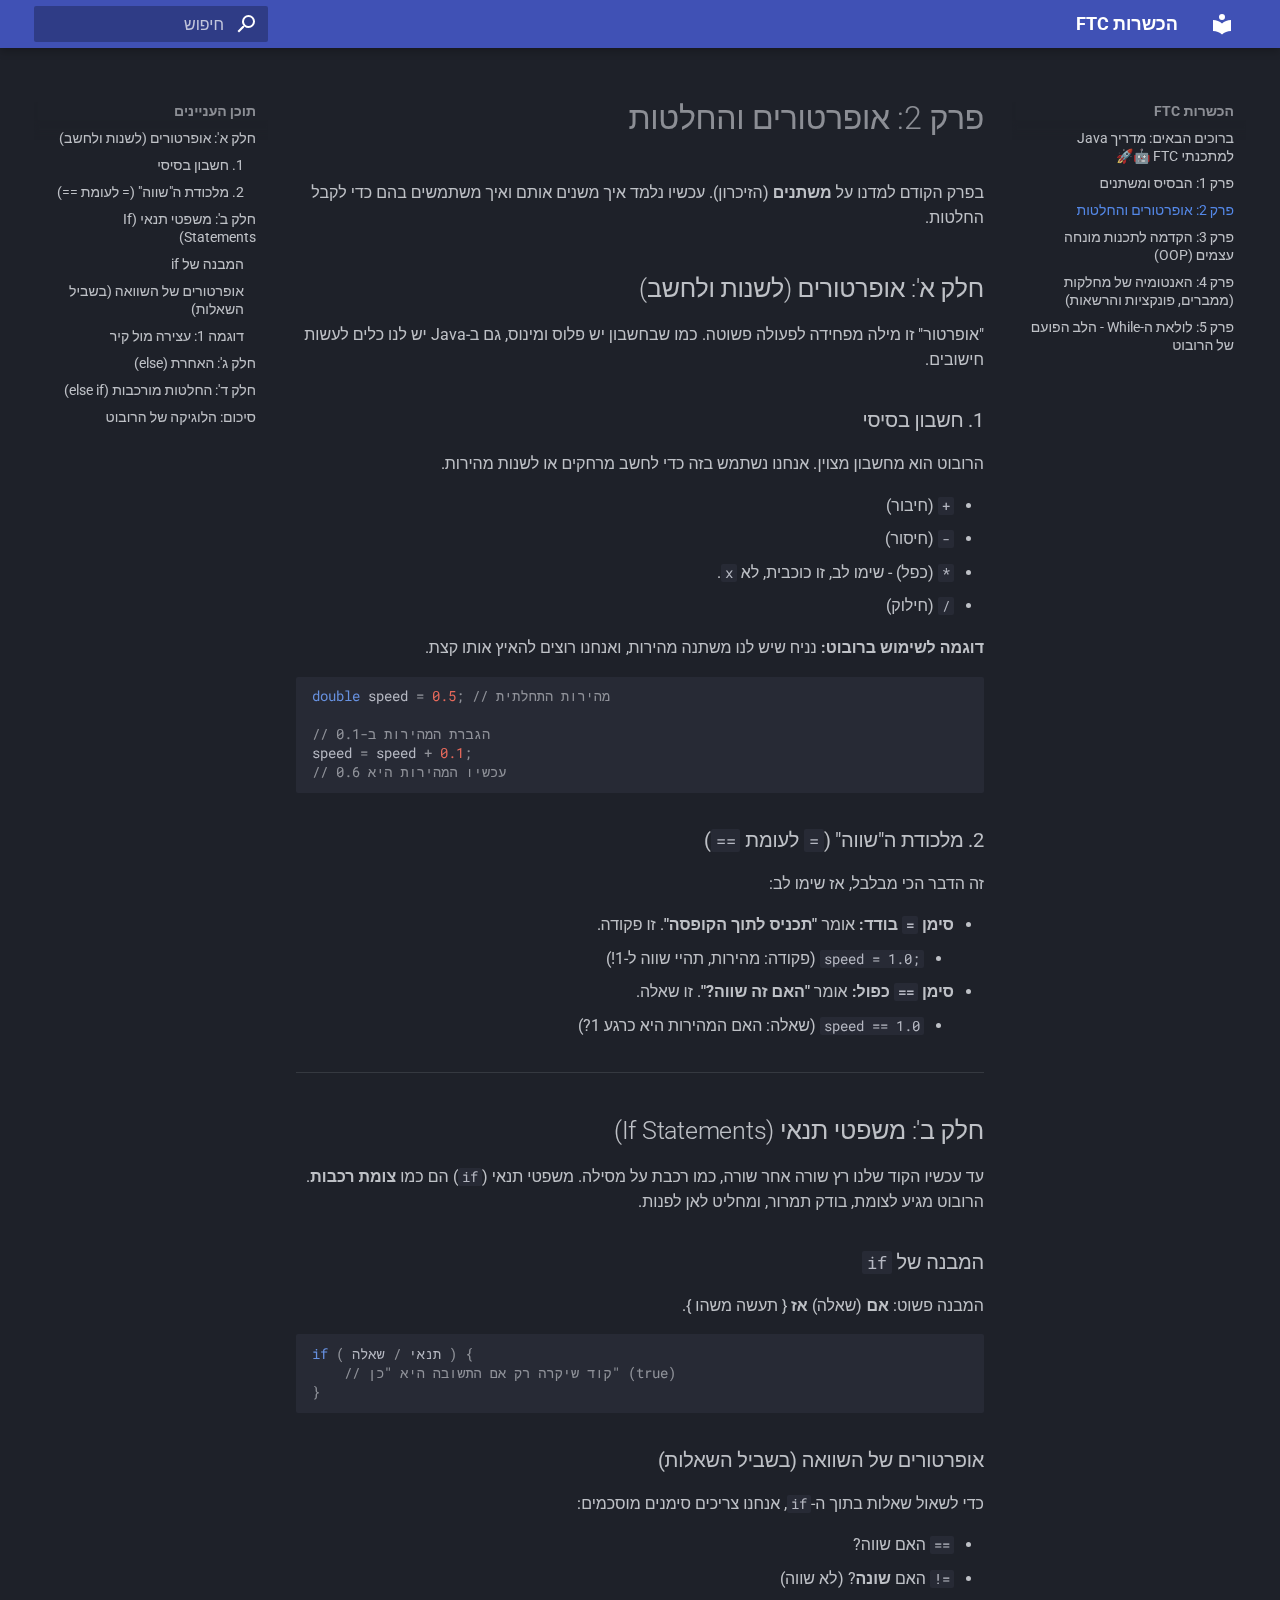
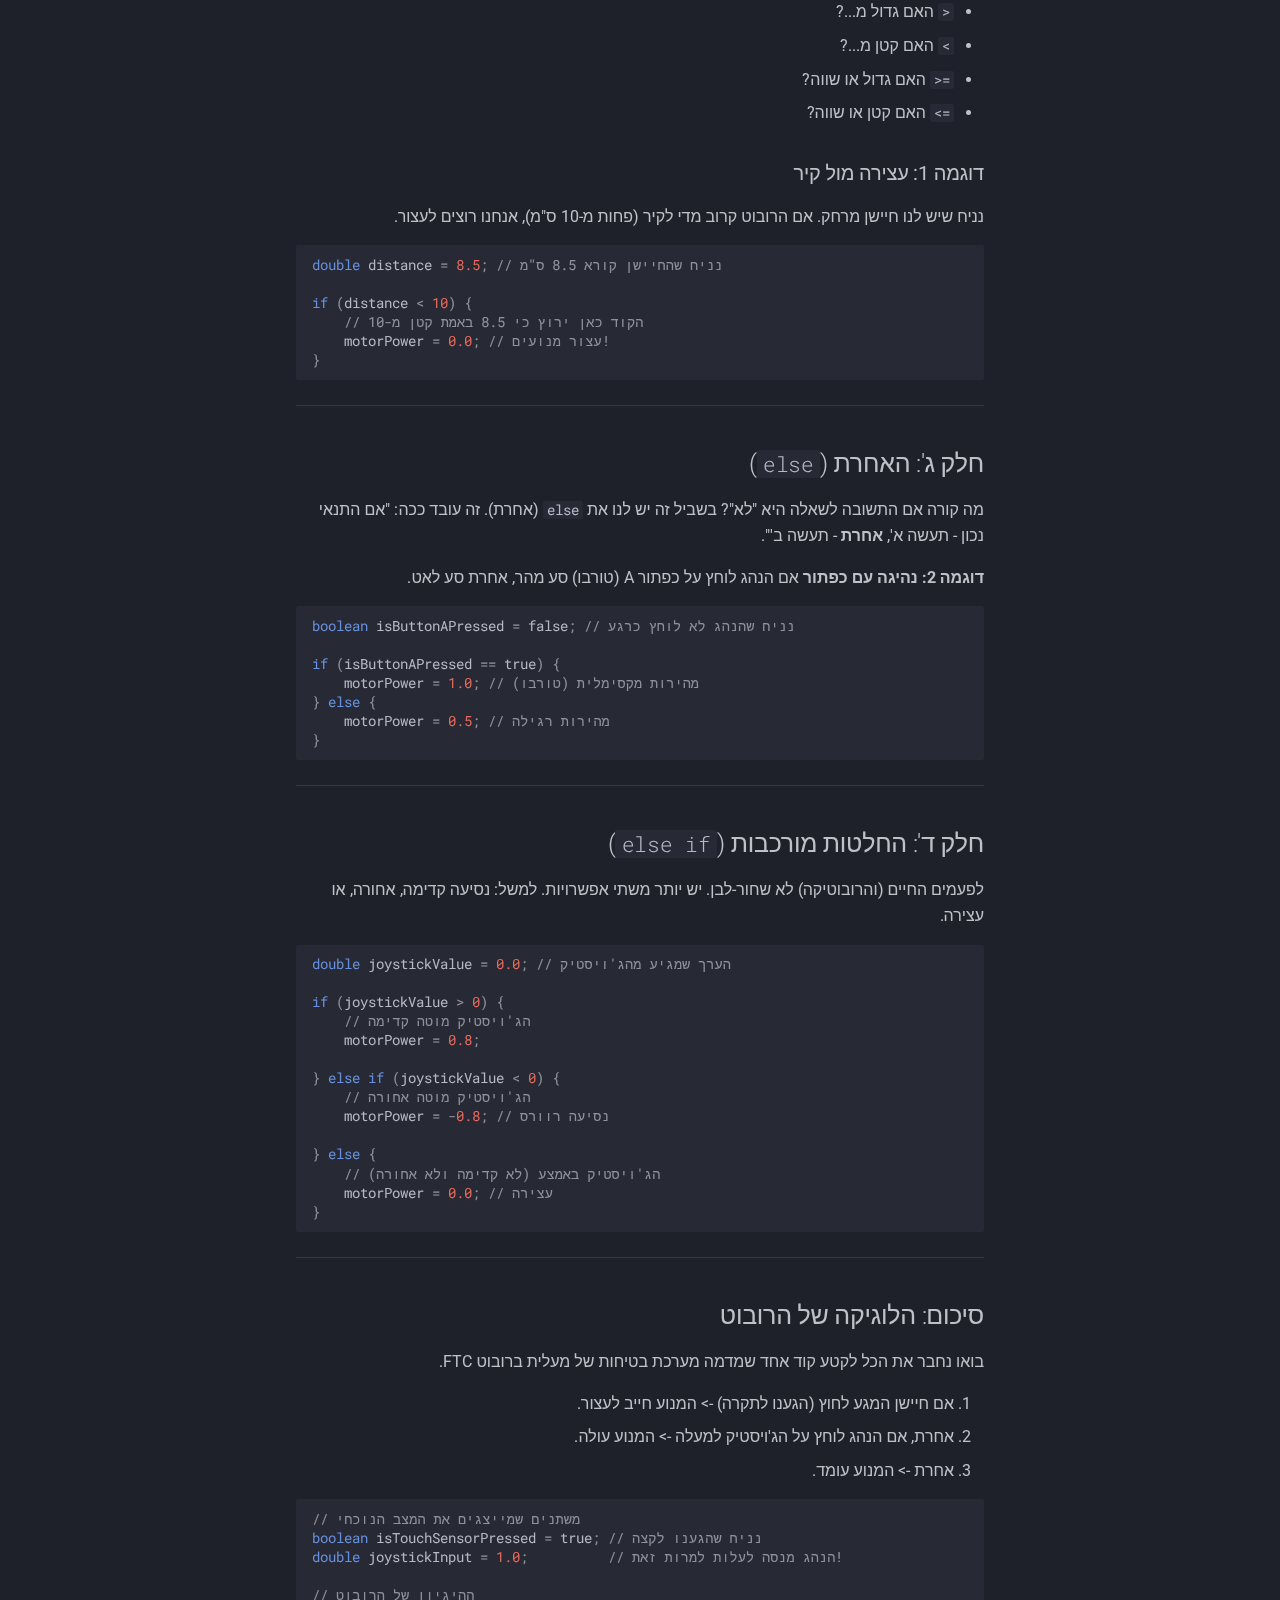
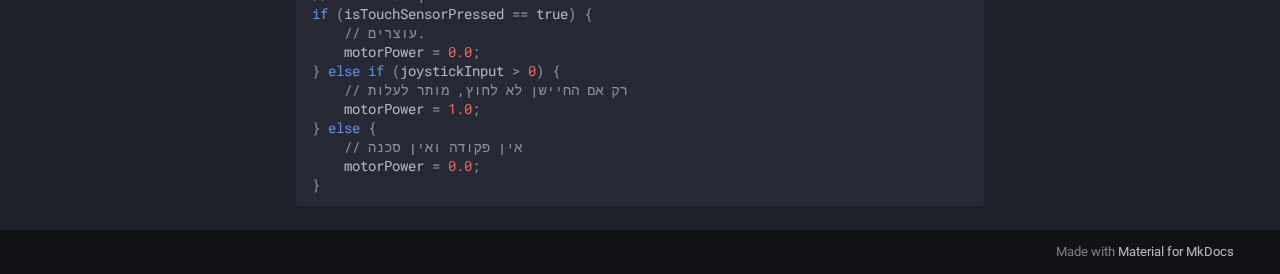
<file: 2-operators/index.html>
<!doctype html>
<html lang="he" class="no-js">
  <head>
    
      <meta charset="utf-8">
      <meta name="viewport" content="width=device-width,initial-scale=1">
      
      
      
      
        <link rel="prev" href="../1-variables/">
      
      
        <link rel="next" href="../3-oop/">
      
      
        
      
      
      <link rel="icon" href="../assets/images/favicon.png">
      <meta name="generator" content="mkdocs-1.6.1, mkdocs-material-9.7.0">
    
    
      
        <title>פרק 2: אופרטורים והחלטות - הכשרות FTC</title>
      
    
    
      <link rel="stylesheet" href="../assets/stylesheets/main.618322db.min.css">
      
        
        <link rel="stylesheet" href="../assets/stylesheets/palette.ab4e12ef.min.css">
      
      


    
    
      
    
    
      
        
        
        <link rel="preconnect" href="https://fonts.gstatic.com" crossorigin>
        <link rel="stylesheet" href="https://fonts.googleapis.com/css?family=Roboto:300,300i,400,400i,700,700i%7CRoboto+Mono:400,400i,700,700i&display=fallback">
        <style>:root{--md-text-font:"Roboto";--md-code-font:"Roboto Mono"}</style>
      
    
    
      <link rel="stylesheet" href="../stylesheets/extra.css">
    
    <script>__md_scope=new URL("..",location),__md_hash=e=>[...e].reduce(((e,_)=>(e<<5)-e+_.charCodeAt(0)),0),__md_get=(e,_=localStorage,t=__md_scope)=>JSON.parse(_.getItem(t.pathname+"."+e)),__md_set=(e,_,t=localStorage,a=__md_scope)=>{try{t.setItem(a.pathname+"."+e,JSON.stringify(_))}catch(e){}}</script>
    
      

    
    
  </head>
  
  
    
    
    
    
    
    <body dir="rtl" data-md-color-scheme="slate" data-md-color-primary="indigo" data-md-color-accent="indigo">
  
    
    <input class="md-toggle" data-md-toggle="drawer" type="checkbox" id="__drawer" autocomplete="off">
    <input class="md-toggle" data-md-toggle="search" type="checkbox" id="__search" autocomplete="off">
    <label class="md-overlay" for="__drawer"></label>
    <div data-md-component="skip">
      
        
        <a href="#2" class="md-skip">
          לדלג לתוכן
        </a>
      
    </div>
    <div data-md-component="announce">
      
    </div>
    
    
      

  

<header class="md-header md-header--shadow" data-md-component="header">
  <nav class="md-header__inner md-grid" aria-label="כותרת עליונה">
    <a href=".." title="הכשרות FTC" class="md-header__button md-logo" aria-label="הכשרות FTC" data-md-component="logo">
      
  
  <svg xmlns="http://www.w3.org/2000/svg" viewBox="0 0 24 24"><path d="M12 8a3 3 0 0 0 3-3 3 3 0 0 0-3-3 3 3 0 0 0-3 3 3 3 0 0 0 3 3m0 3.54C9.64 9.35 6.5 8 3 8v11c3.5 0 6.64 1.35 9 3.54 2.36-2.19 5.5-3.54 9-3.54V8c-3.5 0-6.64 1.35-9 3.54"/></svg>

    </a>
    <label class="md-header__button md-icon" for="__drawer">
      
      <svg xmlns="http://www.w3.org/2000/svg" viewBox="0 0 24 24"><path d="M3 6h18v2H3zm0 5h18v2H3zm0 5h18v2H3z"/></svg>
    </label>
    <div class="md-header__title" data-md-component="header-title">
      <div class="md-header__ellipsis">
        <div class="md-header__topic">
          <span class="md-ellipsis">
            הכשרות FTC
          </span>
        </div>
        <div class="md-header__topic" data-md-component="header-topic">
          <span class="md-ellipsis">
            
              פרק 2: אופרטורים והחלטות
            
          </span>
        </div>
      </div>
    </div>
    
      
    
    
    
    
      
      
        <label class="md-header__button md-icon" for="__search">
          
          <svg xmlns="http://www.w3.org/2000/svg" viewBox="0 0 24 24"><path d="M9.5 3A6.5 6.5 0 0 1 16 9.5c0 1.61-.59 3.09-1.56 4.23l.27.27h.79l5 5-1.5 1.5-5-5v-.79l-.27-.27A6.52 6.52 0 0 1 9.5 16 6.5 6.5 0 0 1 3 9.5 6.5 6.5 0 0 1 9.5 3m0 2C7 5 5 7 5 9.5S7 14 9.5 14 14 12 14 9.5 12 5 9.5 5"/></svg>
        </label>
        <div class="md-search" data-md-component="search" role="dialog">
  <label class="md-search__overlay" for="__search"></label>
  <div class="md-search__inner" role="search">
    <form class="md-search__form" name="search">
      <input type="text" class="md-search__input" name="query" aria-label="חיפוש" placeholder="חיפוש" autocapitalize="off" autocorrect="off" autocomplete="off" spellcheck="false" data-md-component="search-query" required>
      <label class="md-search__icon md-icon" for="__search">
        
        <svg xmlns="http://www.w3.org/2000/svg" viewBox="0 0 24 24"><path d="M9.5 3A6.5 6.5 0 0 1 16 9.5c0 1.61-.59 3.09-1.56 4.23l.27.27h.79l5 5-1.5 1.5-5-5v-.79l-.27-.27A6.52 6.52 0 0 1 9.5 16 6.5 6.5 0 0 1 3 9.5 6.5 6.5 0 0 1 9.5 3m0 2C7 5 5 7 5 9.5S7 14 9.5 14 14 12 14 9.5 12 5 9.5 5"/></svg>
        
        <svg xmlns="http://www.w3.org/2000/svg" viewBox="0 0 24 24"><path d="M20 11v2H8l5.5 5.5-1.42 1.42L4.16 12l7.92-7.92L13.5 5.5 8 11z"/></svg>
      </label>
      <nav class="md-search__options" aria-label="חיפוש">
        
        <button type="reset" class="md-search__icon md-icon" title="ניקוי" aria-label="ניקוי" tabindex="-1">
          
          <svg xmlns="http://www.w3.org/2000/svg" viewBox="0 0 24 24"><path d="M19 6.41 17.59 5 12 10.59 6.41 5 5 6.41 10.59 12 5 17.59 6.41 19 12 13.41 17.59 19 19 17.59 13.41 12z"/></svg>
        </button>
      </nav>
      
    </form>
    <div class="md-search__output">
      <div class="md-search__scrollwrap" tabindex="0" data-md-scrollfix>
        <div class="md-search-result" data-md-component="search-result">
          <div class="md-search-result__meta">
            אתחול חיפוש
          </div>
          <ol class="md-search-result__list" role="presentation"></ol>
        </div>
      </div>
    </div>
  </div>
</div>
      
    
    
  </nav>
  
</header>
    
    <div class="md-container" data-md-component="container">
      
      
        
          
        
      
      <main class="md-main" data-md-component="main">
        <div class="md-main__inner md-grid">
          
            
              
              <div class="md-sidebar md-sidebar--primary" data-md-component="sidebar" data-md-type="navigation" >
                <div class="md-sidebar__scrollwrap">
                  <div class="md-sidebar__inner">
                    



<nav class="md-nav md-nav--primary" aria-label="ניווט" data-md-level="0">
  <label class="md-nav__title" for="__drawer">
    <a href=".." title="הכשרות FTC" class="md-nav__button md-logo" aria-label="הכשרות FTC" data-md-component="logo">
      
  
  <svg xmlns="http://www.w3.org/2000/svg" viewBox="0 0 24 24"><path d="M12 8a3 3 0 0 0 3-3 3 3 0 0 0-3-3 3 3 0 0 0-3 3 3 3 0 0 0 3 3m0 3.54C9.64 9.35 6.5 8 3 8v11c3.5 0 6.64 1.35 9 3.54 2.36-2.19 5.5-3.54 9-3.54V8c-3.5 0-6.64 1.35-9 3.54"/></svg>

    </a>
    הכשרות FTC
  </label>
  
  <ul class="md-nav__list" data-md-scrollfix>
    
      
      
  
  
  
  
    <li class="md-nav__item">
      <a href=".." class="md-nav__link">
        
  
  
  <span class="md-ellipsis">
    
  
    ברוכים הבאים: מדריך Java למתכנתי FTC 🤖🚀
  

    
  </span>
  
  

      </a>
    </li>
  

    
      
      
  
  
  
  
    <li class="md-nav__item">
      <a href="../1-variables/" class="md-nav__link">
        
  
  
  <span class="md-ellipsis">
    
  
    פרק 1: הבסיס ומשתנים
  

    
  </span>
  
  

      </a>
    </li>
  

    
      
      
  
  
    
  
  
  
    <li class="md-nav__item md-nav__item--active">
      
      <input class="md-nav__toggle md-toggle" type="checkbox" id="__toc">
      
      
        
      
      
        <label class="md-nav__link md-nav__link--active" for="__toc">
          
  
  
  <span class="md-ellipsis">
    
  
    פרק 2: אופרטורים והחלטות
  

    
  </span>
  
  

          <span class="md-nav__icon md-icon"></span>
        </label>
      
      <a href="./" class="md-nav__link md-nav__link--active">
        
  
  
  <span class="md-ellipsis">
    
  
    פרק 2: אופרטורים והחלטות
  

    
  </span>
  
  

      </a>
      
        

<nav class="md-nav md-nav--secondary" aria-label="תוכן העניינים">
  
  
  
    
  
  
    <label class="md-nav__title" for="__toc">
      <span class="md-nav__icon md-icon"></span>
      תוכן העניינים
    </label>
    <ul class="md-nav__list" data-md-component="toc" data-md-scrollfix>
      
        <li class="md-nav__item">
  <a href="#_1" class="md-nav__link">
    <span class="md-ellipsis">
      
        חלק א': אופרטורים (לשנות ולחשב)
      
    </span>
  </a>
  
    <nav class="md-nav" aria-label="חלק א&#39;: אופרטורים (לשנות ולחשב)">
      <ul class="md-nav__list">
        
          <li class="md-nav__item">
  <a href="#1" class="md-nav__link">
    <span class="md-ellipsis">
      
        1. חשבון בסיסי
      
    </span>
  </a>
  
</li>
        
          <li class="md-nav__item">
  <a href="#2_1" class="md-nav__link">
    <span class="md-ellipsis">
      
        2. מלכודת ה"שווה" (= לעומת ==)
      
    </span>
  </a>
  
</li>
        
      </ul>
    </nav>
  
</li>
      
        <li class="md-nav__item">
  <a href="#if-statements" class="md-nav__link">
    <span class="md-ellipsis">
      
        חלק ב': משפטי תנאי (If Statements)
      
    </span>
  </a>
  
    <nav class="md-nav" aria-label="חלק ב&#39;: משפטי תנאי (If Statements)">
      <ul class="md-nav__list">
        
          <li class="md-nav__item">
  <a href="#if" class="md-nav__link">
    <span class="md-ellipsis">
      
        המבנה של if
      
    </span>
  </a>
  
</li>
        
          <li class="md-nav__item">
  <a href="#_2" class="md-nav__link">
    <span class="md-ellipsis">
      
        אופרטורים של השוואה (בשביל השאלות)
      
    </span>
  </a>
  
</li>
        
          <li class="md-nav__item">
  <a href="#1_1" class="md-nav__link">
    <span class="md-ellipsis">
      
        דוגמה 1: עצירה מול קיר
      
    </span>
  </a>
  
</li>
        
      </ul>
    </nav>
  
</li>
      
        <li class="md-nav__item">
  <a href="#else" class="md-nav__link">
    <span class="md-ellipsis">
      
        חלק ג': האחרת (else)
      
    </span>
  </a>
  
</li>
      
        <li class="md-nav__item">
  <a href="#else-if" class="md-nav__link">
    <span class="md-ellipsis">
      
        חלק ד': החלטות מורכבות (else if)
      
    </span>
  </a>
  
</li>
      
        <li class="md-nav__item">
  <a href="#_3" class="md-nav__link">
    <span class="md-ellipsis">
      
        סיכום: הלוגיקה של הרובוט
      
    </span>
  </a>
  
</li>
      
    </ul>
  
</nav>
      
    </li>
  

    
      
      
  
  
  
  
    <li class="md-nav__item">
      <a href="../3-oop/" class="md-nav__link">
        
  
  
  <span class="md-ellipsis">
    
  
    פרק 3: הקדמה לתכנות מונחה עצמים (OOP)
  

    
  </span>
  
  

      </a>
    </li>
  

    
      
      
  
  
  
  
    <li class="md-nav__item">
      <a href="../4-oop-2/" class="md-nav__link">
        
  
  
  <span class="md-ellipsis">
    
  
    פרק 4: האנטומיה של מחלקות (ממברים, פונקציות והרשאות)
  

    
  </span>
  
  

      </a>
    </li>
  

    
      
      
  
  
  
  
    <li class="md-nav__item">
      <a href="../5-while-loop/" class="md-nav__link">
        
  
  
  <span class="md-ellipsis">
    
  
    פרק 5: לולאת ה-While - הלב הפועם של הרובוט
  

    
  </span>
  
  

      </a>
    </li>
  

    
  </ul>
</nav>
                  </div>
                </div>
              </div>
            
            
              
              <div class="md-sidebar md-sidebar--secondary" data-md-component="sidebar" data-md-type="toc" >
                <div class="md-sidebar__scrollwrap">
                  <div class="md-sidebar__inner">
                    

<nav class="md-nav md-nav--secondary" aria-label="תוכן העניינים">
  
  
  
    
  
  
    <label class="md-nav__title" for="__toc">
      <span class="md-nav__icon md-icon"></span>
      תוכן העניינים
    </label>
    <ul class="md-nav__list" data-md-component="toc" data-md-scrollfix>
      
        <li class="md-nav__item">
  <a href="#_1" class="md-nav__link">
    <span class="md-ellipsis">
      
        חלק א': אופרטורים (לשנות ולחשב)
      
    </span>
  </a>
  
    <nav class="md-nav" aria-label="חלק א&#39;: אופרטורים (לשנות ולחשב)">
      <ul class="md-nav__list">
        
          <li class="md-nav__item">
  <a href="#1" class="md-nav__link">
    <span class="md-ellipsis">
      
        1. חשבון בסיסי
      
    </span>
  </a>
  
</li>
        
          <li class="md-nav__item">
  <a href="#2_1" class="md-nav__link">
    <span class="md-ellipsis">
      
        2. מלכודת ה"שווה" (= לעומת ==)
      
    </span>
  </a>
  
</li>
        
      </ul>
    </nav>
  
</li>
      
        <li class="md-nav__item">
  <a href="#if-statements" class="md-nav__link">
    <span class="md-ellipsis">
      
        חלק ב': משפטי תנאי (If Statements)
      
    </span>
  </a>
  
    <nav class="md-nav" aria-label="חלק ב&#39;: משפטי תנאי (If Statements)">
      <ul class="md-nav__list">
        
          <li class="md-nav__item">
  <a href="#if" class="md-nav__link">
    <span class="md-ellipsis">
      
        המבנה של if
      
    </span>
  </a>
  
</li>
        
          <li class="md-nav__item">
  <a href="#_2" class="md-nav__link">
    <span class="md-ellipsis">
      
        אופרטורים של השוואה (בשביל השאלות)
      
    </span>
  </a>
  
</li>
        
          <li class="md-nav__item">
  <a href="#1_1" class="md-nav__link">
    <span class="md-ellipsis">
      
        דוגמה 1: עצירה מול קיר
      
    </span>
  </a>
  
</li>
        
      </ul>
    </nav>
  
</li>
      
        <li class="md-nav__item">
  <a href="#else" class="md-nav__link">
    <span class="md-ellipsis">
      
        חלק ג': האחרת (else)
      
    </span>
  </a>
  
</li>
      
        <li class="md-nav__item">
  <a href="#else-if" class="md-nav__link">
    <span class="md-ellipsis">
      
        חלק ד': החלטות מורכבות (else if)
      
    </span>
  </a>
  
</li>
      
        <li class="md-nav__item">
  <a href="#_3" class="md-nav__link">
    <span class="md-ellipsis">
      
        סיכום: הלוגיקה של הרובוט
      
    </span>
  </a>
  
</li>
      
    </ul>
  
</nav>
                  </div>
                </div>
              </div>
            
          
          
            <div class="md-content" data-md-component="content">
              
              <article class="md-content__inner md-typeset">
                
                  



<h1 id="2">פרק 2: אופרטורים והחלטות</h1>
<p>בפרק הקודם למדנו על <strong>משתנים</strong> (הזיכרון). עכשיו נלמד איך משנים אותם ואיך משתמשים בהם כדי לקבל החלטות.</p>
<h2 id="_1">חלק א': אופרטורים (לשנות ולחשב)</h2>
<p>"אופרטור" זו מילה מפחידה לפעולה פשוטה. כמו שבחשבון יש פלוס ומינוס, גם ב-Java יש לנו כלים לעשות חישובים.</p>
<h3 id="1">1. חשבון בסיסי</h3>
<p>הרובוט הוא מחשבון מצוין. אנחנו נשתמש בזה כדי לחשב מרחקים או לשנות מהירות.</p>
<ul>
<li><code>+</code> (חיבור)</li>
<li><code>-</code> (חיסור)</li>
<li><code>*</code> (כפל) - שימו לב, זו כוכבית, לא <code>x</code>.</li>
<li><code>/</code> (חילוק)</li>
</ul>
<p><strong>דוגמה לשימוש ברובוט:</strong>
נניח שיש לנו משתנה מהירות, ואנחנו רוצים להאיץ אותו קצת.</p>
<div class="highlight"><pre><span></span><code><a id="__codelineno-0-1" name="__codelineno-0-1" href="#__codelineno-0-1"></a><span class="kt">double</span><span class="w"> </span><span class="n">speed</span><span class="w"> </span><span class="o">=</span><span class="w"> </span><span class="mf">0.5</span><span class="p">;</span><span class="w"> </span><span class="c1">// מהירות התחלתית</span>
<a id="__codelineno-0-2" name="__codelineno-0-2" href="#__codelineno-0-2"></a>
<a id="__codelineno-0-3" name="__codelineno-0-3" href="#__codelineno-0-3"></a><span class="c1">// הגברת המהירות ב-0.1</span>
<a id="__codelineno-0-4" name="__codelineno-0-4" href="#__codelineno-0-4"></a><span class="n">speed</span><span class="w"> </span><span class="o">=</span><span class="w"> </span><span class="n">speed</span><span class="w"> </span><span class="o">+</span><span class="w"> </span><span class="mf">0.1</span><span class="p">;</span><span class="w"> </span>
<a id="__codelineno-0-5" name="__codelineno-0-5" href="#__codelineno-0-5"></a><span class="c1">// עכשיו המהירות היא 0.6</span>
</code></pre></div>
<h3 id="2_1">2. מלכודת ה"שווה" (<code>=</code> לעומת <code>==</code>)</h3>
<p>זה הדבר הכי מבלבל, אז שימו לב:</p>
<ul>
<li><strong>סימן <code>=</code> בודד:</strong> אומר <strong>"תכניס לתוך הקופסה"</strong>. זו פקודה.<ul>
<li><code>speed = 1.0;</code> (פקודה: מהירות, תהיי שווה ל-1!)</li>
</ul>
</li>
<li><strong>סימן <code>==</code> כפול:</strong> אומר <strong>"האם זה שווה?"</strong>. זו שאלה.<ul>
<li><code>speed == 1.0</code> (שאלה: האם המהירות היא כרגע 1?)</li>
</ul>
</li>
</ul>
<hr />
<h2 id="if-statements">חלק ב': משפטי תנאי (If Statements)</h2>
<p>עד עכשיו הקוד שלנו רץ שורה אחר שורה, כמו רכבת על מסילה.
משפטי תנאי (<code>if</code>) הם כמו <strong>צומת רכבות</strong>. הרובוט מגיע לצומת, בודק תמרור, ומחליט לאן לפנות.</p>
<h3 id="if">המבנה של <code>if</code></h3>
<p>המבנה פשוט: <strong>אם</strong> (שאלה) <strong>אז</strong> { תעשה משהו }.</p>
<div class="highlight"><pre><span></span><code><a id="__codelineno-1-1" name="__codelineno-1-1" href="#__codelineno-1-1"></a><span class="k">if</span><span class="w"> </span><span class="p">(</span><span class="w"> </span><span class="n">תנאי</span><span class="w"> </span><span class="o">/</span><span class="w"> </span><span class="n">שאלה</span><span class="w"> </span><span class="p">)</span><span class="w"> </span><span class="p">{</span>
<a id="__codelineno-1-2" name="__codelineno-1-2" href="#__codelineno-1-2"></a><span class="w">    </span><span class="c1">// קוד שיקרה רק אם התשובה היא &quot;כן&quot; (true)</span>
<a id="__codelineno-1-3" name="__codelineno-1-3" href="#__codelineno-1-3"></a><span class="p">}</span>
</code></pre></div>
<h3 id="_2">אופרטורים של השוואה (בשביל השאלות)</h3>
<p>כדי לשאול שאלות בתוך ה-<code>if</code>, אנחנו צריכים סימנים מוסכמים:</p>
<ul>
<li><code>==</code> האם שווה?</li>
<li><code>!=</code> האם <strong>שונה</strong>? (לא שווה)</li>
<li><code>&gt;</code> האם גדול מ...?</li>
<li><code>&lt;</code> האם קטן מ...?</li>
<li><code>&gt;=</code> האם גדול או שווה?</li>
<li><code>&lt;=</code> האם קטן או שווה?</li>
</ul>
<h3 id="1_1">דוגמה 1: עצירה מול קיר</h3>
<p>נניח שיש לנו חיישן מרחק. אם הרובוט קרוב מדי לקיר (פחות מ-10 ס"מ), אנחנו רוצים לעצור.</p>
<div class="highlight"><pre><span></span><code><a id="__codelineno-2-1" name="__codelineno-2-1" href="#__codelineno-2-1"></a><span class="kt">double</span><span class="w"> </span><span class="n">distance</span><span class="w"> </span><span class="o">=</span><span class="w"> </span><span class="mf">8.5</span><span class="p">;</span><span class="w"> </span><span class="c1">// נניח שהחיישן קורא 8.5 ס&quot;מ</span>
<a id="__codelineno-2-2" name="__codelineno-2-2" href="#__codelineno-2-2"></a>
<a id="__codelineno-2-3" name="__codelineno-2-3" href="#__codelineno-2-3"></a><span class="k">if</span><span class="w"> </span><span class="p">(</span><span class="n">distance</span><span class="w"> </span><span class="o">&lt;</span><span class="w"> </span><span class="mi">10</span><span class="p">)</span><span class="w"> </span><span class="p">{</span>
<a id="__codelineno-2-4" name="__codelineno-2-4" href="#__codelineno-2-4"></a><span class="w">    </span><span class="c1">// הקוד כאן ירוץ כי 8.5 באמת קטן מ-10</span>
<a id="__codelineno-2-5" name="__codelineno-2-5" href="#__codelineno-2-5"></a><span class="w">    </span><span class="n">motorPower</span><span class="w"> </span><span class="o">=</span><span class="w"> </span><span class="mf">0.0</span><span class="p">;</span><span class="w"> </span><span class="c1">// עצור מנועים!</span>
<a id="__codelineno-2-6" name="__codelineno-2-6" href="#__codelineno-2-6"></a><span class="p">}</span>
</code></pre></div>
<hr />
<h2 id="else">חלק ג': האחרת (<code>else</code>)</h2>
<p>מה קורה אם התשובה לשאלה היא "לא"?
בשביל זה יש לנו את <code>else</code> (אחרת).
זה עובד ככה: "אם התנאי נכון - תעשה א', <strong>אחרת</strong> - תעשה ב'".</p>
<p><strong>דוגמה 2: נהיגה עם כפתור</strong>
אם הנהג לוחץ על כפתור A (טורבו) סע מהר, אחרת סע לאט.</p>
<div class="highlight"><pre><span></span><code><a id="__codelineno-3-1" name="__codelineno-3-1" href="#__codelineno-3-1"></a><span class="kt">boolean</span><span class="w"> </span><span class="n">isButtonAPressed</span><span class="w"> </span><span class="o">=</span><span class="w"> </span><span class="kc">false</span><span class="p">;</span><span class="w"> </span><span class="c1">// נניח שהנהג לא לוחץ כרגע</span>
<a id="__codelineno-3-2" name="__codelineno-3-2" href="#__codelineno-3-2"></a>
<a id="__codelineno-3-3" name="__codelineno-3-3" href="#__codelineno-3-3"></a><span class="k">if</span><span class="w"> </span><span class="p">(</span><span class="n">isButtonAPressed</span><span class="w"> </span><span class="o">==</span><span class="w"> </span><span class="kc">true</span><span class="p">)</span><span class="w"> </span><span class="p">{</span>
<a id="__codelineno-3-4" name="__codelineno-3-4" href="#__codelineno-3-4"></a><span class="w">    </span><span class="n">motorPower</span><span class="w"> </span><span class="o">=</span><span class="w"> </span><span class="mf">1.0</span><span class="p">;</span><span class="w"> </span><span class="c1">// מהירות מקסימלית (טורבו)</span>
<a id="__codelineno-3-5" name="__codelineno-3-5" href="#__codelineno-3-5"></a><span class="p">}</span><span class="w"> </span><span class="k">else</span><span class="w"> </span><span class="p">{</span>
<a id="__codelineno-3-6" name="__codelineno-3-6" href="#__codelineno-3-6"></a><span class="w">    </span><span class="n">motorPower</span><span class="w"> </span><span class="o">=</span><span class="w"> </span><span class="mf">0.5</span><span class="p">;</span><span class="w"> </span><span class="c1">// מהירות רגילה</span>
<a id="__codelineno-3-7" name="__codelineno-3-7" href="#__codelineno-3-7"></a><span class="p">}</span>
</code></pre></div>
<hr />
<h2 id="else-if">חלק ד': החלטות מורכבות (<code>else if</code>)</h2>
<p>לפעמים החיים (והרובוטיקה) לא שחור-לבן. יש יותר משתי אפשרויות.
למשל: נסיעה קדימה, אחורה, או עצירה.</p>
<div class="highlight"><pre><span></span><code><a id="__codelineno-4-1" name="__codelineno-4-1" href="#__codelineno-4-1"></a><span class="kt">double</span><span class="w"> </span><span class="n">joystickValue</span><span class="w"> </span><span class="o">=</span><span class="w"> </span><span class="mf">0.0</span><span class="p">;</span><span class="w"> </span><span class="c1">// הערך שמגיע מהג&#39;ויסטיק</span>
<a id="__codelineno-4-2" name="__codelineno-4-2" href="#__codelineno-4-2"></a>
<a id="__codelineno-4-3" name="__codelineno-4-3" href="#__codelineno-4-3"></a><span class="k">if</span><span class="w"> </span><span class="p">(</span><span class="n">joystickValue</span><span class="w"> </span><span class="o">&gt;</span><span class="w"> </span><span class="mi">0</span><span class="p">)</span><span class="w"> </span><span class="p">{</span>
<a id="__codelineno-4-4" name="__codelineno-4-4" href="#__codelineno-4-4"></a><span class="w">    </span><span class="c1">// הג&#39;ויסטיק מוטה קדימה</span>
<a id="__codelineno-4-5" name="__codelineno-4-5" href="#__codelineno-4-5"></a><span class="w">    </span><span class="n">motorPower</span><span class="w"> </span><span class="o">=</span><span class="w"> </span><span class="mf">0.8</span><span class="p">;</span>
<a id="__codelineno-4-6" name="__codelineno-4-6" href="#__codelineno-4-6"></a>
<a id="__codelineno-4-7" name="__codelineno-4-7" href="#__codelineno-4-7"></a><span class="p">}</span><span class="w"> </span><span class="k">else</span><span class="w"> </span><span class="k">if</span><span class="w"> </span><span class="p">(</span><span class="n">joystickValue</span><span class="w"> </span><span class="o">&lt;</span><span class="w"> </span><span class="mi">0</span><span class="p">)</span><span class="w"> </span><span class="p">{</span>
<a id="__codelineno-4-8" name="__codelineno-4-8" href="#__codelineno-4-8"></a><span class="w">    </span><span class="c1">// הג&#39;ויסטיק מוטה אחורה</span>
<a id="__codelineno-4-9" name="__codelineno-4-9" href="#__codelineno-4-9"></a><span class="w">    </span><span class="n">motorPower</span><span class="w"> </span><span class="o">=</span><span class="w"> </span><span class="o">-</span><span class="mf">0.8</span><span class="p">;</span><span class="w"> </span><span class="c1">// נסיעה רוורס</span>
<a id="__codelineno-4-10" name="__codelineno-4-10" href="#__codelineno-4-10"></a>
<a id="__codelineno-4-11" name="__codelineno-4-11" href="#__codelineno-4-11"></a><span class="p">}</span><span class="w"> </span><span class="k">else</span><span class="w"> </span><span class="p">{</span>
<a id="__codelineno-4-12" name="__codelineno-4-12" href="#__codelineno-4-12"></a><span class="w">    </span><span class="c1">// הג&#39;ויסטיק באמצע (לא קדימה ולא אחורה)</span>
<a id="__codelineno-4-13" name="__codelineno-4-13" href="#__codelineno-4-13"></a><span class="w">    </span><span class="n">motorPower</span><span class="w"> </span><span class="o">=</span><span class="w"> </span><span class="mf">0.0</span><span class="p">;</span><span class="w"> </span><span class="c1">// עצירה</span>
<a id="__codelineno-4-14" name="__codelineno-4-14" href="#__codelineno-4-14"></a><span class="p">}</span>
</code></pre></div>
<hr />
<h2 id="_3">סיכום: הלוגיקה של הרובוט</h2>
<p>בואו נחבר את הכל לקטע קוד אחד שמדמה מערכת בטיחות של מעלית ברובוט FTC.</p>
<ol>
<li>אם חיישן המגע לחוץ (הגענו לתקרה) -&gt; המנוע חייב לעצור.</li>
<li>אחרת, אם הנהג לוחץ על הג'ויסטיק למעלה -&gt; המנוע עולה.</li>
<li>אחרת -&gt; המנוע עומד.</li>
</ol>
<!-- end list -->

<div class="highlight"><pre><span></span><code><a id="__codelineno-5-1" name="__codelineno-5-1" href="#__codelineno-5-1"></a><span class="c1">// משתנים שמייצגים את המצב הנוכחי</span>
<a id="__codelineno-5-2" name="__codelineno-5-2" href="#__codelineno-5-2"></a><span class="kt">boolean</span><span class="w"> </span><span class="n">isTouchSensorPressed</span><span class="w"> </span><span class="o">=</span><span class="w"> </span><span class="kc">true</span><span class="p">;</span><span class="w"> </span><span class="c1">// נניח שהגענו לקצה</span>
<a id="__codelineno-5-3" name="__codelineno-5-3" href="#__codelineno-5-3"></a><span class="kt">double</span><span class="w"> </span><span class="n">joystickInput</span><span class="w"> </span><span class="o">=</span><span class="w"> </span><span class="mf">1.0</span><span class="p">;</span><span class="w">          </span><span class="c1">// הנהג מנסה לעלות למרות זאת!</span>
<a id="__codelineno-5-4" name="__codelineno-5-4" href="#__codelineno-5-4"></a>
<a id="__codelineno-5-5" name="__codelineno-5-5" href="#__codelineno-5-5"></a><span class="c1">// ההיגיון של הרובוט</span>
<a id="__codelineno-5-6" name="__codelineno-5-6" href="#__codelineno-5-6"></a><span class="k">if</span><span class="w"> </span><span class="p">(</span><span class="n">isTouchSensorPressed</span><span class="w"> </span><span class="o">==</span><span class="w"> </span><span class="kc">true</span><span class="p">)</span><span class="w"> </span><span class="p">{</span>
<a id="__codelineno-5-7" name="__codelineno-5-7" href="#__codelineno-5-7"></a><span class="w">    </span><span class="c1">// עוצרים.</span>
<a id="__codelineno-5-8" name="__codelineno-5-8" href="#__codelineno-5-8"></a><span class="w">    </span><span class="n">motorPower</span><span class="w"> </span><span class="o">=</span><span class="w"> </span><span class="mf">0.0</span><span class="p">;</span><span class="w"> </span>
<a id="__codelineno-5-9" name="__codelineno-5-9" href="#__codelineno-5-9"></a><span class="p">}</span><span class="w"> </span><span class="k">else</span><span class="w"> </span><span class="k">if</span><span class="w"> </span><span class="p">(</span><span class="n">joystickInput</span><span class="w"> </span><span class="o">&gt;</span><span class="w"> </span><span class="mi">0</span><span class="p">)</span><span class="w"> </span><span class="p">{</span>
<a id="__codelineno-5-10" name="__codelineno-5-10" href="#__codelineno-5-10"></a><span class="w">    </span><span class="c1">// רק אם החיישן לא לחוץ, מותר לעלות</span>
<a id="__codelineno-5-11" name="__codelineno-5-11" href="#__codelineno-5-11"></a><span class="w">    </span><span class="n">motorPower</span><span class="w"> </span><span class="o">=</span><span class="w"> </span><span class="mf">1.0</span><span class="p">;</span>
<a id="__codelineno-5-12" name="__codelineno-5-12" href="#__codelineno-5-12"></a><span class="p">}</span><span class="w"> </span><span class="k">else</span><span class="w"> </span><span class="p">{</span>
<a id="__codelineno-5-13" name="__codelineno-5-13" href="#__codelineno-5-13"></a><span class="w">    </span><span class="c1">// אין פקודה ואין סכנה</span>
<a id="__codelineno-5-14" name="__codelineno-5-14" href="#__codelineno-5-14"></a><span class="w">    </span><span class="n">motorPower</span><span class="w"> </span><span class="o">=</span><span class="w"> </span><span class="mf">0.0</span><span class="p">;</span>
<a id="__codelineno-5-15" name="__codelineno-5-15" href="#__codelineno-5-15"></a><span class="p">}</span>
</code></pre></div>












                
              </article>
            </div>
          
          
<script>var target=document.getElementById(location.hash.slice(1));target&&target.name&&(target.checked=target.name.startsWith("__tabbed_"))</script>
        </div>
        
      </main>
      
        <footer class="md-footer">
  
  <div class="md-footer-meta md-typeset">
    <div class="md-footer-meta__inner md-grid">
      <div class="md-copyright">
  
  
    Made with
    <a href="https://squidfunk.github.io/mkdocs-material/" target="_blank" rel="noopener">
      Material for MkDocs
    </a>
  
</div>
      
    </div>
  </div>
</footer>
      
    </div>
    <div class="md-dialog" data-md-component="dialog">
      <div class="md-dialog__inner md-typeset"></div>
    </div>
    
    
    
      
      
      <script id="__config" type="application/json">{"annotate": null, "base": "..", "features": [], "search": "../assets/javascripts/workers/search.7a47a382.min.js", "tags": null, "translations": {"clipboard.copied": "\u05d4\u05d5\u05e2\u05ea\u05e7 \u05dc\u05dc\u05d5\u05d7", "clipboard.copy": "\u05d4\u05e2\u05ea\u05e7\u05d4 \u05dc\u05dc\u05d5\u05d7", "search.result.more.one": "\u05e2\u05d5\u05d3 \u05d0\u05d7\u05d3 \u05d1\u05d3\u05e3 \u05d4\u05d6\u05d4", "search.result.more.other": "\u05e2\u05d5\u05d3 # \u05d1\u05d3\u05e3 \u05d4\u05d6\u05d4", "search.result.none": "\u05d0\u05d9\u05df \u05de\u05e1\u05de\u05db\u05d9\u05dd \u05ea\u05d5\u05d0\u05de\u05d9\u05dd", "search.result.one": "\u05de\u05e1\u05de\u05da1 \u05ea\u05d5\u05d0\u05dd", "search.result.other": "# \u05de\u05e1\u05de\u05da \u05ea\u05d5\u05d0\u05dd", "search.result.placeholder": "\u05d9\u05e9 \u05dc\u05d4\u05e7\u05dc\u05d9\u05d3 \u05db\u05d3\u05d9 \u05dc\u05d4\u05ea\u05d7\u05d9\u05dc \u05dc\u05d7\u05e4\u05e9", "search.result.term.missing": "\u05d7\u05e1\u05e8", "select.version": "\u05d1\u05d7\u05d9\u05e8\u05ea \u05d2\u05e8\u05e1\u05d4"}, "version": null}</script>
    
    
      <script src="../assets/javascripts/bundle.e71a0d61.min.js"></script>
      
    
  </body>
</html>
</file>
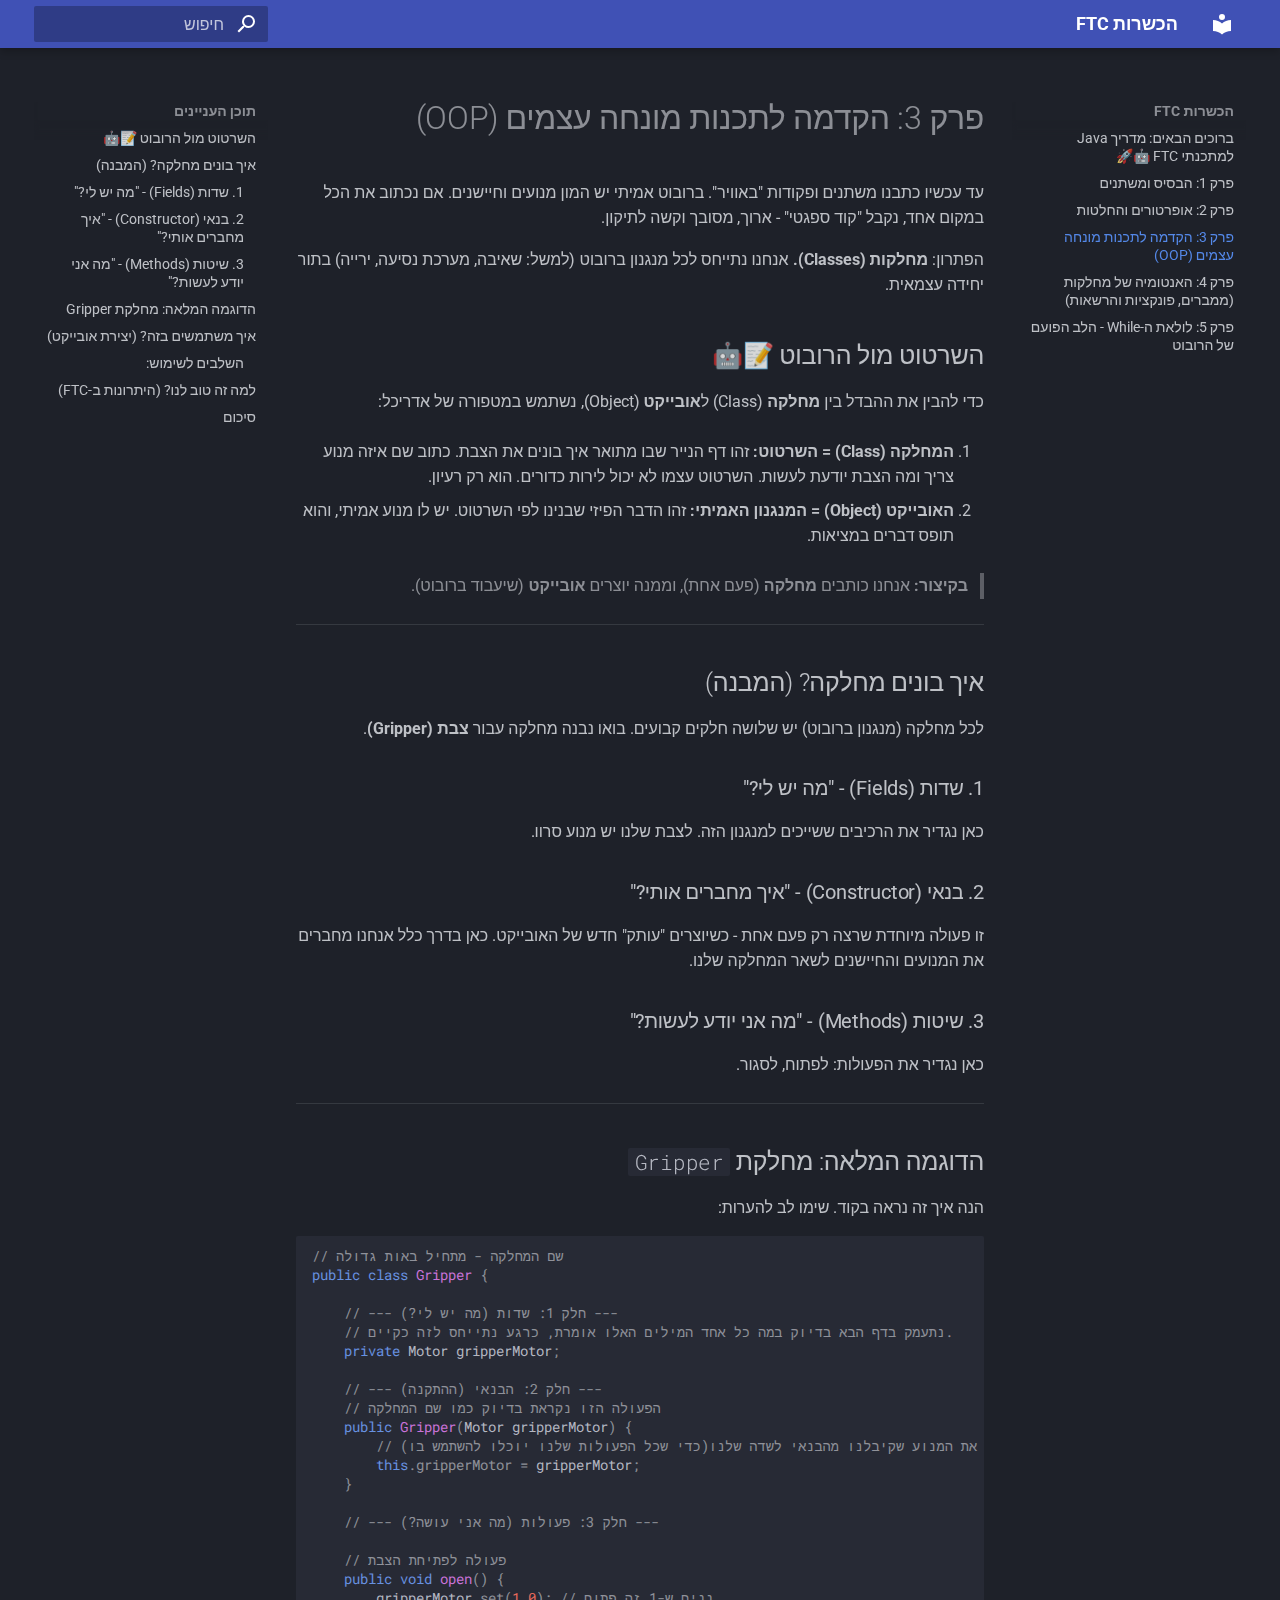
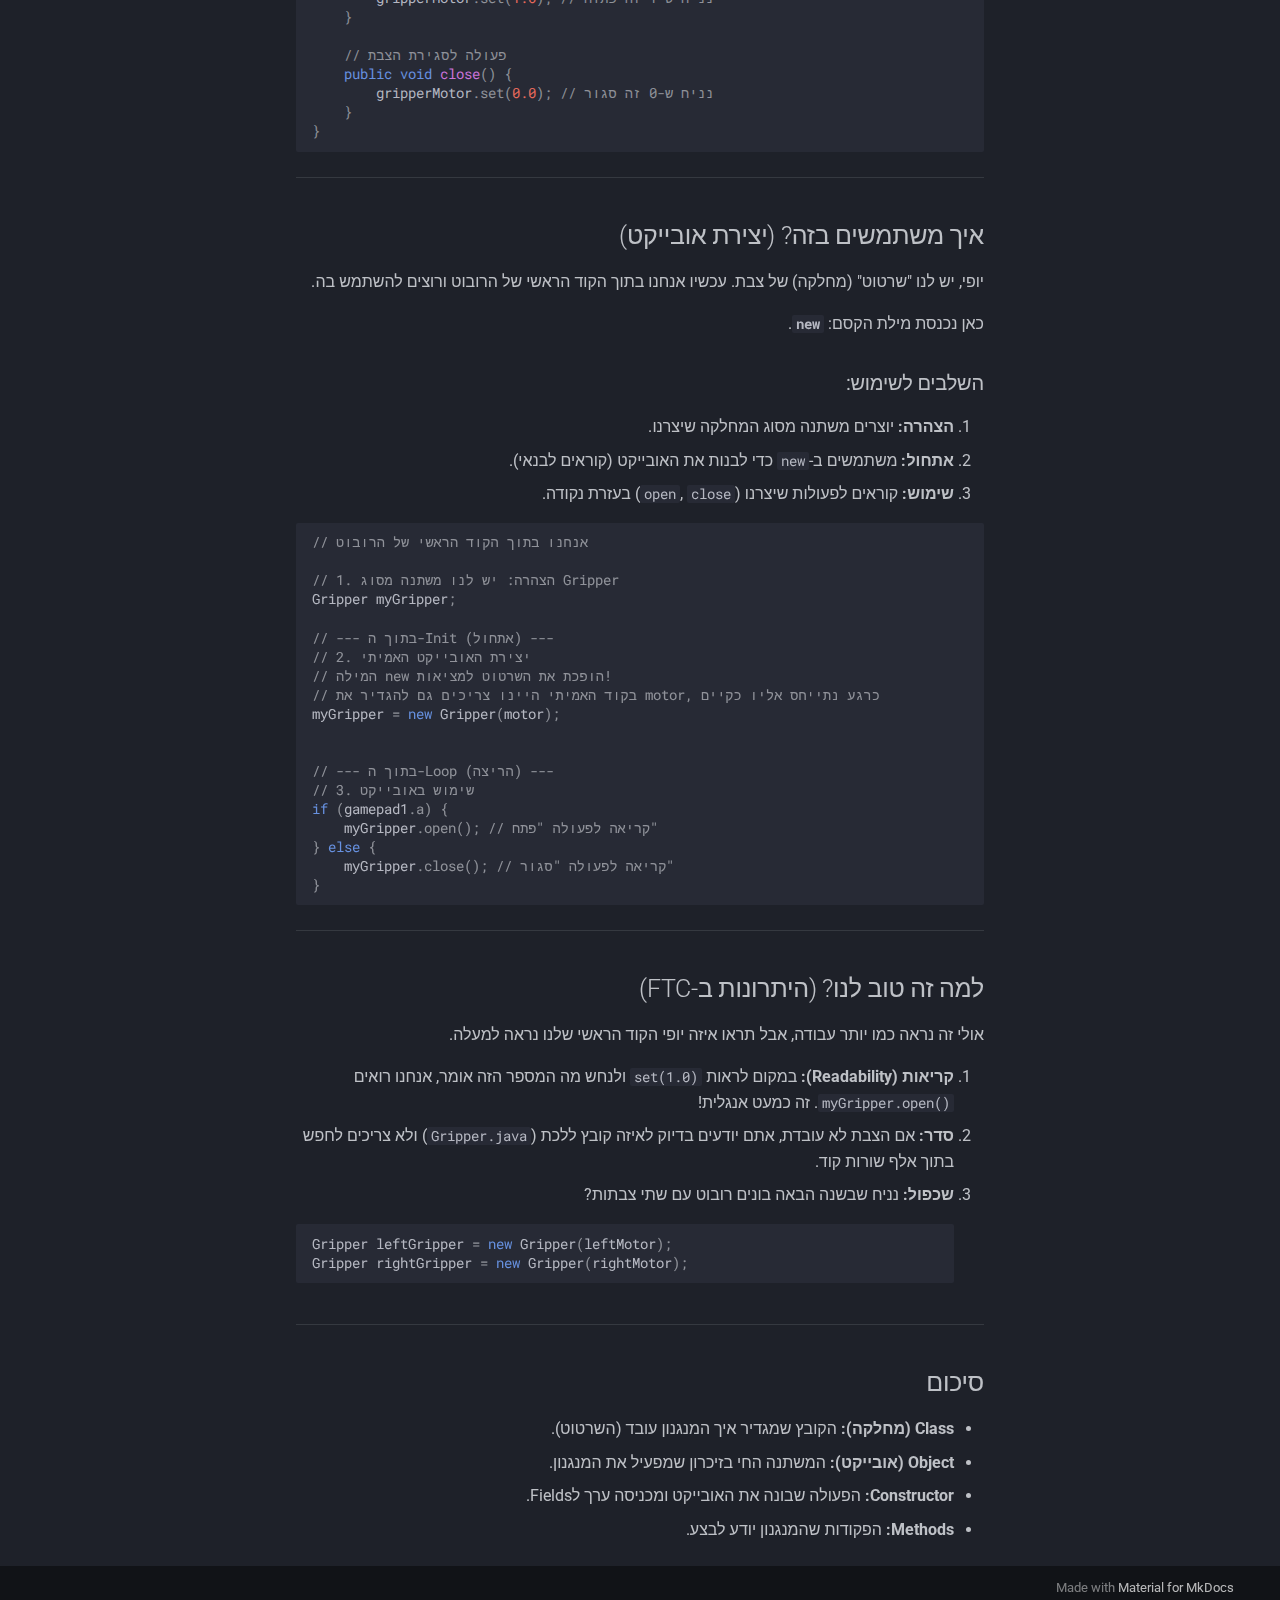
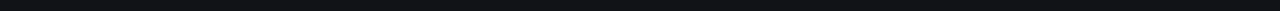
<file: 3-oop/index.html>
<!doctype html>
<html lang="he" class="no-js">
  <head>
    
      <meta charset="utf-8">
      <meta name="viewport" content="width=device-width,initial-scale=1">
      
      
      
      
        <link rel="prev" href="../2-operators/">
      
      
        <link rel="next" href="../4-oop-2/">
      
      
        
      
      
      <link rel="icon" href="../assets/images/favicon.png">
      <meta name="generator" content="mkdocs-1.6.1, mkdocs-material-9.7.0">
    
    
      
        <title>פרק 3: הקדמה לתכנות מונחה עצמים (OOP) - הכשרות FTC</title>
      
    
    
      <link rel="stylesheet" href="../assets/stylesheets/main.618322db.min.css">
      
        
        <link rel="stylesheet" href="../assets/stylesheets/palette.ab4e12ef.min.css">
      
      


    
    
      
    
    
      
        
        
        <link rel="preconnect" href="https://fonts.gstatic.com" crossorigin>
        <link rel="stylesheet" href="https://fonts.googleapis.com/css?family=Roboto:300,300i,400,400i,700,700i%7CRoboto+Mono:400,400i,700,700i&display=fallback">
        <style>:root{--md-text-font:"Roboto";--md-code-font:"Roboto Mono"}</style>
      
    
    
      <link rel="stylesheet" href="../stylesheets/extra.css">
    
    <script>__md_scope=new URL("..",location),__md_hash=e=>[...e].reduce(((e,_)=>(e<<5)-e+_.charCodeAt(0)),0),__md_get=(e,_=localStorage,t=__md_scope)=>JSON.parse(_.getItem(t.pathname+"."+e)),__md_set=(e,_,t=localStorage,a=__md_scope)=>{try{t.setItem(a.pathname+"."+e,JSON.stringify(_))}catch(e){}}</script>
    
      

    
    
  </head>
  
  
    
    
    
    
    
    <body dir="rtl" data-md-color-scheme="slate" data-md-color-primary="indigo" data-md-color-accent="indigo">
  
    
    <input class="md-toggle" data-md-toggle="drawer" type="checkbox" id="__drawer" autocomplete="off">
    <input class="md-toggle" data-md-toggle="search" type="checkbox" id="__search" autocomplete="off">
    <label class="md-overlay" for="__drawer"></label>
    <div data-md-component="skip">
      
        
        <a href="#3-oop" class="md-skip">
          לדלג לתוכן
        </a>
      
    </div>
    <div data-md-component="announce">
      
    </div>
    
    
      

  

<header class="md-header md-header--shadow" data-md-component="header">
  <nav class="md-header__inner md-grid" aria-label="כותרת עליונה">
    <a href=".." title="הכשרות FTC" class="md-header__button md-logo" aria-label="הכשרות FTC" data-md-component="logo">
      
  
  <svg xmlns="http://www.w3.org/2000/svg" viewBox="0 0 24 24"><path d="M12 8a3 3 0 0 0 3-3 3 3 0 0 0-3-3 3 3 0 0 0-3 3 3 3 0 0 0 3 3m0 3.54C9.64 9.35 6.5 8 3 8v11c3.5 0 6.64 1.35 9 3.54 2.36-2.19 5.5-3.54 9-3.54V8c-3.5 0-6.64 1.35-9 3.54"/></svg>

    </a>
    <label class="md-header__button md-icon" for="__drawer">
      
      <svg xmlns="http://www.w3.org/2000/svg" viewBox="0 0 24 24"><path d="M3 6h18v2H3zm0 5h18v2H3zm0 5h18v2H3z"/></svg>
    </label>
    <div class="md-header__title" data-md-component="header-title">
      <div class="md-header__ellipsis">
        <div class="md-header__topic">
          <span class="md-ellipsis">
            הכשרות FTC
          </span>
        </div>
        <div class="md-header__topic" data-md-component="header-topic">
          <span class="md-ellipsis">
            
              פרק 3: הקדמה לתכנות מונחה עצמים (OOP)
            
          </span>
        </div>
      </div>
    </div>
    
      
    
    
    
    
      
      
        <label class="md-header__button md-icon" for="__search">
          
          <svg xmlns="http://www.w3.org/2000/svg" viewBox="0 0 24 24"><path d="M9.5 3A6.5 6.5 0 0 1 16 9.5c0 1.61-.59 3.09-1.56 4.23l.27.27h.79l5 5-1.5 1.5-5-5v-.79l-.27-.27A6.52 6.52 0 0 1 9.5 16 6.5 6.5 0 0 1 3 9.5 6.5 6.5 0 0 1 9.5 3m0 2C7 5 5 7 5 9.5S7 14 9.5 14 14 12 14 9.5 12 5 9.5 5"/></svg>
        </label>
        <div class="md-search" data-md-component="search" role="dialog">
  <label class="md-search__overlay" for="__search"></label>
  <div class="md-search__inner" role="search">
    <form class="md-search__form" name="search">
      <input type="text" class="md-search__input" name="query" aria-label="חיפוש" placeholder="חיפוש" autocapitalize="off" autocorrect="off" autocomplete="off" spellcheck="false" data-md-component="search-query" required>
      <label class="md-search__icon md-icon" for="__search">
        
        <svg xmlns="http://www.w3.org/2000/svg" viewBox="0 0 24 24"><path d="M9.5 3A6.5 6.5 0 0 1 16 9.5c0 1.61-.59 3.09-1.56 4.23l.27.27h.79l5 5-1.5 1.5-5-5v-.79l-.27-.27A6.52 6.52 0 0 1 9.5 16 6.5 6.5 0 0 1 3 9.5 6.5 6.5 0 0 1 9.5 3m0 2C7 5 5 7 5 9.5S7 14 9.5 14 14 12 14 9.5 12 5 9.5 5"/></svg>
        
        <svg xmlns="http://www.w3.org/2000/svg" viewBox="0 0 24 24"><path d="M20 11v2H8l5.5 5.5-1.42 1.42L4.16 12l7.92-7.92L13.5 5.5 8 11z"/></svg>
      </label>
      <nav class="md-search__options" aria-label="חיפוש">
        
        <button type="reset" class="md-search__icon md-icon" title="ניקוי" aria-label="ניקוי" tabindex="-1">
          
          <svg xmlns="http://www.w3.org/2000/svg" viewBox="0 0 24 24"><path d="M19 6.41 17.59 5 12 10.59 6.41 5 5 6.41 10.59 12 5 17.59 6.41 19 12 13.41 17.59 19 19 17.59 13.41 12z"/></svg>
        </button>
      </nav>
      
    </form>
    <div class="md-search__output">
      <div class="md-search__scrollwrap" tabindex="0" data-md-scrollfix>
        <div class="md-search-result" data-md-component="search-result">
          <div class="md-search-result__meta">
            אתחול חיפוש
          </div>
          <ol class="md-search-result__list" role="presentation"></ol>
        </div>
      </div>
    </div>
  </div>
</div>
      
    
    
  </nav>
  
</header>
    
    <div class="md-container" data-md-component="container">
      
      
        
          
        
      
      <main class="md-main" data-md-component="main">
        <div class="md-main__inner md-grid">
          
            
              
              <div class="md-sidebar md-sidebar--primary" data-md-component="sidebar" data-md-type="navigation" >
                <div class="md-sidebar__scrollwrap">
                  <div class="md-sidebar__inner">
                    



<nav class="md-nav md-nav--primary" aria-label="ניווט" data-md-level="0">
  <label class="md-nav__title" for="__drawer">
    <a href=".." title="הכשרות FTC" class="md-nav__button md-logo" aria-label="הכשרות FTC" data-md-component="logo">
      
  
  <svg xmlns="http://www.w3.org/2000/svg" viewBox="0 0 24 24"><path d="M12 8a3 3 0 0 0 3-3 3 3 0 0 0-3-3 3 3 0 0 0-3 3 3 3 0 0 0 3 3m0 3.54C9.64 9.35 6.5 8 3 8v11c3.5 0 6.64 1.35 9 3.54 2.36-2.19 5.5-3.54 9-3.54V8c-3.5 0-6.64 1.35-9 3.54"/></svg>

    </a>
    הכשרות FTC
  </label>
  
  <ul class="md-nav__list" data-md-scrollfix>
    
      
      
  
  
  
  
    <li class="md-nav__item">
      <a href=".." class="md-nav__link">
        
  
  
  <span class="md-ellipsis">
    
  
    ברוכים הבאים: מדריך Java למתכנתי FTC 🤖🚀
  

    
  </span>
  
  

      </a>
    </li>
  

    
      
      
  
  
  
  
    <li class="md-nav__item">
      <a href="../1-variables/" class="md-nav__link">
        
  
  
  <span class="md-ellipsis">
    
  
    פרק 1: הבסיס ומשתנים
  

    
  </span>
  
  

      </a>
    </li>
  

    
      
      
  
  
  
  
    <li class="md-nav__item">
      <a href="../2-operators/" class="md-nav__link">
        
  
  
  <span class="md-ellipsis">
    
  
    פרק 2: אופרטורים והחלטות
  

    
  </span>
  
  

      </a>
    </li>
  

    
      
      
  
  
    
  
  
  
    <li class="md-nav__item md-nav__item--active">
      
      <input class="md-nav__toggle md-toggle" type="checkbox" id="__toc">
      
      
        
      
      
        <label class="md-nav__link md-nav__link--active" for="__toc">
          
  
  
  <span class="md-ellipsis">
    
  
    פרק 3: הקדמה לתכנות מונחה עצמים (OOP)
  

    
  </span>
  
  

          <span class="md-nav__icon md-icon"></span>
        </label>
      
      <a href="./" class="md-nav__link md-nav__link--active">
        
  
  
  <span class="md-ellipsis">
    
  
    פרק 3: הקדמה לתכנות מונחה עצמים (OOP)
  

    
  </span>
  
  

      </a>
      
        

<nav class="md-nav md-nav--secondary" aria-label="תוכן העניינים">
  
  
  
    
  
  
    <label class="md-nav__title" for="__toc">
      <span class="md-nav__icon md-icon"></span>
      תוכן העניינים
    </label>
    <ul class="md-nav__list" data-md-component="toc" data-md-scrollfix>
      
        <li class="md-nav__item">
  <a href="#_1" class="md-nav__link">
    <span class="md-ellipsis">
      
        השרטוט מול הרובוט 📝🤖
      
    </span>
  </a>
  
</li>
      
        <li class="md-nav__item">
  <a href="#_2" class="md-nav__link">
    <span class="md-ellipsis">
      
        איך בונים מחלקה? (המבנה)
      
    </span>
  </a>
  
    <nav class="md-nav" aria-label="איך בונים מחלקה? (המבנה)">
      <ul class="md-nav__list">
        
          <li class="md-nav__item">
  <a href="#1-fields-" class="md-nav__link">
    <span class="md-ellipsis">
      
        1. שדות (Fields) - "מה יש לי?"
      
    </span>
  </a>
  
</li>
        
          <li class="md-nav__item">
  <a href="#2-constructor-" class="md-nav__link">
    <span class="md-ellipsis">
      
        2. בנאי (Constructor) - "איך מחברים אותי?"
      
    </span>
  </a>
  
</li>
        
          <li class="md-nav__item">
  <a href="#3-methods-" class="md-nav__link">
    <span class="md-ellipsis">
      
        3. שיטות (Methods) - "מה אני יודע לעשות?"
      
    </span>
  </a>
  
</li>
        
      </ul>
    </nav>
  
</li>
      
        <li class="md-nav__item">
  <a href="#gripper" class="md-nav__link">
    <span class="md-ellipsis">
      
        הדוגמה המלאה: מחלקת Gripper
      
    </span>
  </a>
  
</li>
      
        <li class="md-nav__item">
  <a href="#_3" class="md-nav__link">
    <span class="md-ellipsis">
      
        איך משתמשים בזה? (יצירת אובייקט)
      
    </span>
  </a>
  
    <nav class="md-nav" aria-label="איך משתמשים בזה? (יצירת אובייקט)">
      <ul class="md-nav__list">
        
          <li class="md-nav__item">
  <a href="#_4" class="md-nav__link">
    <span class="md-ellipsis">
      
        השלבים לשימוש:
      
    </span>
  </a>
  
</li>
        
      </ul>
    </nav>
  
</li>
      
        <li class="md-nav__item">
  <a href="#-ftc" class="md-nav__link">
    <span class="md-ellipsis">
      
        למה זה טוב לנו? (היתרונות ב-FTC)
      
    </span>
  </a>
  
</li>
      
        <li class="md-nav__item">
  <a href="#_5" class="md-nav__link">
    <span class="md-ellipsis">
      
        סיכום
      
    </span>
  </a>
  
</li>
      
    </ul>
  
</nav>
      
    </li>
  

    
      
      
  
  
  
  
    <li class="md-nav__item">
      <a href="../4-oop-2/" class="md-nav__link">
        
  
  
  <span class="md-ellipsis">
    
  
    פרק 4: האנטומיה של מחלקות (ממברים, פונקציות והרשאות)
  

    
  </span>
  
  

      </a>
    </li>
  

    
      
      
  
  
  
  
    <li class="md-nav__item">
      <a href="../5-while-loop/" class="md-nav__link">
        
  
  
  <span class="md-ellipsis">
    
  
    פרק 5: לולאת ה-While - הלב הפועם של הרובוט
  

    
  </span>
  
  

      </a>
    </li>
  

    
  </ul>
</nav>
                  </div>
                </div>
              </div>
            
            
              
              <div class="md-sidebar md-sidebar--secondary" data-md-component="sidebar" data-md-type="toc" >
                <div class="md-sidebar__scrollwrap">
                  <div class="md-sidebar__inner">
                    

<nav class="md-nav md-nav--secondary" aria-label="תוכן העניינים">
  
  
  
    
  
  
    <label class="md-nav__title" for="__toc">
      <span class="md-nav__icon md-icon"></span>
      תוכן העניינים
    </label>
    <ul class="md-nav__list" data-md-component="toc" data-md-scrollfix>
      
        <li class="md-nav__item">
  <a href="#_1" class="md-nav__link">
    <span class="md-ellipsis">
      
        השרטוט מול הרובוט 📝🤖
      
    </span>
  </a>
  
</li>
      
        <li class="md-nav__item">
  <a href="#_2" class="md-nav__link">
    <span class="md-ellipsis">
      
        איך בונים מחלקה? (המבנה)
      
    </span>
  </a>
  
    <nav class="md-nav" aria-label="איך בונים מחלקה? (המבנה)">
      <ul class="md-nav__list">
        
          <li class="md-nav__item">
  <a href="#1-fields-" class="md-nav__link">
    <span class="md-ellipsis">
      
        1. שדות (Fields) - "מה יש לי?"
      
    </span>
  </a>
  
</li>
        
          <li class="md-nav__item">
  <a href="#2-constructor-" class="md-nav__link">
    <span class="md-ellipsis">
      
        2. בנאי (Constructor) - "איך מחברים אותי?"
      
    </span>
  </a>
  
</li>
        
          <li class="md-nav__item">
  <a href="#3-methods-" class="md-nav__link">
    <span class="md-ellipsis">
      
        3. שיטות (Methods) - "מה אני יודע לעשות?"
      
    </span>
  </a>
  
</li>
        
      </ul>
    </nav>
  
</li>
      
        <li class="md-nav__item">
  <a href="#gripper" class="md-nav__link">
    <span class="md-ellipsis">
      
        הדוגמה המלאה: מחלקת Gripper
      
    </span>
  </a>
  
</li>
      
        <li class="md-nav__item">
  <a href="#_3" class="md-nav__link">
    <span class="md-ellipsis">
      
        איך משתמשים בזה? (יצירת אובייקט)
      
    </span>
  </a>
  
    <nav class="md-nav" aria-label="איך משתמשים בזה? (יצירת אובייקט)">
      <ul class="md-nav__list">
        
          <li class="md-nav__item">
  <a href="#_4" class="md-nav__link">
    <span class="md-ellipsis">
      
        השלבים לשימוש:
      
    </span>
  </a>
  
</li>
        
      </ul>
    </nav>
  
</li>
      
        <li class="md-nav__item">
  <a href="#-ftc" class="md-nav__link">
    <span class="md-ellipsis">
      
        למה זה טוב לנו? (היתרונות ב-FTC)
      
    </span>
  </a>
  
</li>
      
        <li class="md-nav__item">
  <a href="#_5" class="md-nav__link">
    <span class="md-ellipsis">
      
        סיכום
      
    </span>
  </a>
  
</li>
      
    </ul>
  
</nav>
                  </div>
                </div>
              </div>
            
          
          
            <div class="md-content" data-md-component="content">
              
              <article class="md-content__inner md-typeset">
                
                  



<h1 id="3-oop">פרק 3: הקדמה לתכנות מונחה עצמים (OOP)</h1>
<p>עד עכשיו כתבנו משתנים ופקודות "באוויר". ברובוט אמיתי יש המון מנועים וחיישנים. אם נכתוב את הכל במקום אחד, נקבל "קוד ספגטי" - ארוך, מסובך וקשה לתיקון.</p>
<p>הפתרון: <strong>מחלקות (Classes).</strong>
אנחנו נתייחס לכל מנגנון ברובוט (למשל: שאיבה, מערכת נסיעה, ירייה) בתור יחידה עצמאית.</p>
<h2 id="_1">השרטוט מול הרובוט 📝🤖</h2>
<p>כדי להבין את ההבדל בין <strong>מחלקה</strong> (Class) ל<strong>אובייקט</strong> (Object), נשתמש במטפורה של אדריכל:</p>
<ol>
<li>
<p><strong>המחלקה (Class) = השרטוט:</strong>
    זהו דף הנייר שבו מתואר איך בונים את הצבת. כתוב שם איזה מנוע צריך ומה הצבת יודעת לעשות. השרטוט עצמו לא יכול לירות כדורים. הוא רק רעיון.</p>
</li>
<li>
<p><strong>האובייקט (Object) = המנגנון האמיתי:</strong>
    זהו הדבר הפיזי שבנינו לפי השרטוט. יש לו מנוע אמיתי, והוא תופס דברים במציאות.</p>
</li>
</ol>
<blockquote>
<p><strong>בקיצור:</strong> אנחנו כותבים <strong>מחלקה</strong> (פעם אחת), וממנה יוצרים <strong>אובייקט</strong> (שיעבוד ברובוט).</p>
</blockquote>
<hr />
<h2 id="_2">איך בונים מחלקה? (המבנה)</h2>
<p>לכל מחלקה (מנגנון ברובוט) יש שלושה חלקים קבועים. בואו נבנה מחלקה עבור <strong>צבת (Gripper)</strong>.</p>
<h3 id="1-fields-">1. שדות (Fields) - "מה יש לי?"</h3>
<p>כאן נגדיר את הרכיבים ששייכים למנגנון הזה. לצבת שלנו יש מנוע סרוו.</p>
<h3 id="2-constructor-">2. בנאי (Constructor) - "איך מחברים אותי?"</h3>
<p>זו פעולה מיוחדת שרצה רק פעם אחת - כשיוצרים "עותק" חדש של האובייקט. כאן בדרך כלל אנחנו מחברים את המנועים והחיישנים לשאר המחלקה שלנו.</p>
<h3 id="3-methods-">3. שיטות (Methods) - "מה אני יודע לעשות?"</h3>
<p>כאן נגדיר את הפעולות: לפתוח, לסגור.</p>
<hr />
<h2 id="gripper">הדוגמה המלאה: מחלקת <code>Gripper</code></h2>
<p>הנה איך זה נראה בקוד. שימו לב להערות:</p>
<div class="highlight"><pre><span></span><code><a id="__codelineno-0-1" name="__codelineno-0-1" href="#__codelineno-0-1"></a><span class="c1">// שם המחלקה - מתחיל באות גדולה</span>
<a id="__codelineno-0-2" name="__codelineno-0-2" href="#__codelineno-0-2"></a><span class="kd">public</span><span class="w"> </span><span class="kd">class</span> <span class="nc">Gripper</span><span class="w"> </span><span class="p">{</span>
<a id="__codelineno-0-3" name="__codelineno-0-3" href="#__codelineno-0-3"></a>
<a id="__codelineno-0-4" name="__codelineno-0-4" href="#__codelineno-0-4"></a><span class="w">    </span><span class="c1">// --- חלק 1: שדות (מה יש לי?) ---</span>
<a id="__codelineno-0-5" name="__codelineno-0-5" href="#__codelineno-0-5"></a><span class="w">    </span><span class="c1">// נתעמק בדף הבא בדיוק במה כל אחד המילים האלו אומרת, כרגע נתייחס לזה כקיים.</span>
<a id="__codelineno-0-6" name="__codelineno-0-6" href="#__codelineno-0-6"></a><span class="w">    </span><span class="kd">private</span><span class="w"> </span><span class="n">Motor</span><span class="w"> </span><span class="n">gripperMotor</span><span class="p">;</span><span class="w"> </span>
<a id="__codelineno-0-7" name="__codelineno-0-7" href="#__codelineno-0-7"></a>
<a id="__codelineno-0-8" name="__codelineno-0-8" href="#__codelineno-0-8"></a><span class="w">    </span><span class="c1">// --- חלק 2: הבנאי (ההתקנה) ---</span>
<a id="__codelineno-0-9" name="__codelineno-0-9" href="#__codelineno-0-9"></a><span class="w">    </span><span class="c1">// הפעולה הזו נקראת בדיוק כמו שם המחלקה</span>
<a id="__codelineno-0-10" name="__codelineno-0-10" href="#__codelineno-0-10"></a><span class="w">    </span><span class="kd">public</span><span class="w"> </span><span class="nf">Gripper</span><span class="p">(</span><span class="n">Motor</span><span class="w"> </span><span class="n">gripperMotor</span><span class="p">)</span><span class="w"> </span><span class="p">{</span>
<a id="__codelineno-0-11" name="__codelineno-0-11" href="#__codelineno-0-11"></a><span class="w">        </span><span class="c1">// אנחנו מכניסים את המנוע שקיבלנו מהבנאי לשדה שלנו(כדי שכל הפעולות שלנו יוכלו להשתמש בו)</span>
<a id="__codelineno-0-12" name="__codelineno-0-12" href="#__codelineno-0-12"></a><span class="w">        </span><span class="k">this</span><span class="p">.</span><span class="na">gripperMotor</span><span class="w"> </span><span class="o">=</span><span class="w"> </span><span class="n">gripperMotor</span><span class="p">;</span>
<a id="__codelineno-0-13" name="__codelineno-0-13" href="#__codelineno-0-13"></a><span class="w">    </span><span class="p">}</span>
<a id="__codelineno-0-14" name="__codelineno-0-14" href="#__codelineno-0-14"></a>
<a id="__codelineno-0-15" name="__codelineno-0-15" href="#__codelineno-0-15"></a><span class="w">    </span><span class="c1">// --- חלק 3: פעולות (מה אני עושה?) ---</span>
<a id="__codelineno-0-16" name="__codelineno-0-16" href="#__codelineno-0-16"></a>
<a id="__codelineno-0-17" name="__codelineno-0-17" href="#__codelineno-0-17"></a><span class="w">    </span><span class="c1">// פעולה לפתיחת הצבת</span>
<a id="__codelineno-0-18" name="__codelineno-0-18" href="#__codelineno-0-18"></a><span class="w">    </span><span class="kd">public</span><span class="w"> </span><span class="kt">void</span><span class="w"> </span><span class="nf">open</span><span class="p">()</span><span class="w"> </span><span class="p">{</span>
<a id="__codelineno-0-19" name="__codelineno-0-19" href="#__codelineno-0-19"></a><span class="w">        </span><span class="n">gripperMotor</span><span class="p">.</span><span class="na">set</span><span class="p">(</span><span class="mf">1.0</span><span class="p">);</span><span class="w"> </span><span class="c1">// נניח ש-1 זה פתוח</span>
<a id="__codelineno-0-20" name="__codelineno-0-20" href="#__codelineno-0-20"></a><span class="w">    </span><span class="p">}</span>
<a id="__codelineno-0-21" name="__codelineno-0-21" href="#__codelineno-0-21"></a>
<a id="__codelineno-0-22" name="__codelineno-0-22" href="#__codelineno-0-22"></a><span class="w">    </span><span class="c1">// פעולה לסגירת הצבת</span>
<a id="__codelineno-0-23" name="__codelineno-0-23" href="#__codelineno-0-23"></a><span class="w">    </span><span class="kd">public</span><span class="w"> </span><span class="kt">void</span><span class="w"> </span><span class="nf">close</span><span class="p">()</span><span class="w"> </span><span class="p">{</span>
<a id="__codelineno-0-24" name="__codelineno-0-24" href="#__codelineno-0-24"></a><span class="w">        </span><span class="n">gripperMotor</span><span class="p">.</span><span class="na">set</span><span class="p">(</span><span class="mf">0.0</span><span class="p">);</span><span class="w"> </span><span class="c1">// נניח ש-0 זה סגור</span>
<a id="__codelineno-0-25" name="__codelineno-0-25" href="#__codelineno-0-25"></a><span class="w">    </span><span class="p">}</span>
<a id="__codelineno-0-26" name="__codelineno-0-26" href="#__codelineno-0-26"></a><span class="p">}</span>
</code></pre></div>
<hr />
<h2 id="_3">איך משתמשים בזה? (יצירת אובייקט)</h2>
<p>יופי, יש לנו "שרטוט" (מחלקה) של צבת. עכשיו אנחנו בתוך הקוד הראשי של הרובוט ורוצים להשתמש בה.</p>
<p>כאן נכנסת מילת הקסם: <strong><code>new</code></strong>.</p>
<h3 id="_4">השלבים לשימוש:</h3>
<ol>
<li><strong>הצהרה:</strong> יוצרים משתנה מסוג המחלקה שיצרנו.</li>
<li><strong>אתחול:</strong> משתמשים ב-<code>new</code> כדי לבנות את האובייקט (קוראים לבנאי).</li>
<li><strong>שימוש:</strong> קוראים לפעולות שיצרנו (<code>open</code>, <code>close</code>) בעזרת נקודה.</li>
</ol>
<!-- end list -->

<div class="highlight"><pre><span></span><code><a id="__codelineno-1-1" name="__codelineno-1-1" href="#__codelineno-1-1"></a><span class="c1">// אנחנו בתוך הקוד הראשי של הרובוט </span>
<a id="__codelineno-1-2" name="__codelineno-1-2" href="#__codelineno-1-2"></a>
<a id="__codelineno-1-3" name="__codelineno-1-3" href="#__codelineno-1-3"></a><span class="c1">// 1. הצהרה: יש לנו משתנה מסוג Gripper</span>
<a id="__codelineno-1-4" name="__codelineno-1-4" href="#__codelineno-1-4"></a><span class="n">Gripper</span><span class="w"> </span><span class="n">myGripper</span><span class="p">;</span><span class="w"> </span>
<a id="__codelineno-1-5" name="__codelineno-1-5" href="#__codelineno-1-5"></a>
<a id="__codelineno-1-6" name="__codelineno-1-6" href="#__codelineno-1-6"></a><span class="c1">// --- בתוך ה-Init (אתחול) ---</span>
<a id="__codelineno-1-7" name="__codelineno-1-7" href="#__codelineno-1-7"></a><span class="c1">// 2. יצירת האובייקט האמיתי</span>
<a id="__codelineno-1-8" name="__codelineno-1-8" href="#__codelineno-1-8"></a><span class="c1">// המילה new הופכת את השרטוט למציאות!</span>
<a id="__codelineno-1-9" name="__codelineno-1-9" href="#__codelineno-1-9"></a><span class="c1">// בקוד האמיתי היינו צריכים גם להגדיר את motor, כרגע נתייחס אליו כקיים</span>
<a id="__codelineno-1-10" name="__codelineno-1-10" href="#__codelineno-1-10"></a><span class="n">myGripper</span><span class="w"> </span><span class="o">=</span><span class="w"> </span><span class="k">new</span><span class="w"> </span><span class="n">Gripper</span><span class="p">(</span><span class="n">motor</span><span class="p">);</span>
<a id="__codelineno-1-11" name="__codelineno-1-11" href="#__codelineno-1-11"></a>
<a id="__codelineno-1-12" name="__codelineno-1-12" href="#__codelineno-1-12"></a>
<a id="__codelineno-1-13" name="__codelineno-1-13" href="#__codelineno-1-13"></a><span class="c1">// --- בתוך ה-Loop (הריצה) ---</span>
<a id="__codelineno-1-14" name="__codelineno-1-14" href="#__codelineno-1-14"></a><span class="c1">// 3. שימוש באובייקט</span>
<a id="__codelineno-1-15" name="__codelineno-1-15" href="#__codelineno-1-15"></a><span class="k">if</span><span class="w"> </span><span class="p">(</span><span class="n">gamepad1</span><span class="p">.</span><span class="na">a</span><span class="p">)</span><span class="w"> </span><span class="p">{</span>
<a id="__codelineno-1-16" name="__codelineno-1-16" href="#__codelineno-1-16"></a><span class="w">    </span><span class="n">myGripper</span><span class="p">.</span><span class="na">open</span><span class="p">();</span><span class="w"> </span><span class="c1">// קריאה לפעולה &quot;פתח&quot;</span>
<a id="__codelineno-1-17" name="__codelineno-1-17" href="#__codelineno-1-17"></a><span class="p">}</span><span class="w"> </span><span class="k">else</span><span class="w"> </span><span class="p">{</span>
<a id="__codelineno-1-18" name="__codelineno-1-18" href="#__codelineno-1-18"></a><span class="w">    </span><span class="n">myGripper</span><span class="p">.</span><span class="na">close</span><span class="p">();</span><span class="w"> </span><span class="c1">// קריאה לפעולה &quot;סגור&quot;</span>
<a id="__codelineno-1-19" name="__codelineno-1-19" href="#__codelineno-1-19"></a><span class="p">}</span>
</code></pre></div>
<hr />
<h2 id="-ftc">למה זה טוב לנו? (היתרונות ב-FTC)</h2>
<p>אולי זה נראה כמו יותר עבודה, אבל תראו איזה יופי הקוד הראשי שלנו נראה למעלה.</p>
<ol>
<li><strong>קריאות (Readability):</strong> במקום לראות <code>set(1.0)</code> ולנחש מה המספר הזה אומר, אנחנו רואים <code>myGripper.open()</code>. זה כמעט אנגלית!</li>
<li><strong>סדר:</strong> אם הצבת לא עובדת, אתם יודעים בדיוק לאיזה קובץ ללכת (<code>Gripper.java</code>) ולא צריכים לחפש בתוך אלף שורות קוד.</li>
<li><strong>שכפול:</strong> נניח שבשנה הבאה בונים רובוט עם שתי צבתות?
    <div class="highlight"><pre><span></span><code><a id="__codelineno-2-1" name="__codelineno-2-1" href="#__codelineno-2-1"></a><span class="n">Gripper</span><span class="w"> </span><span class="n">leftGripper</span><span class="w"> </span><span class="o">=</span><span class="w"> </span><span class="k">new</span><span class="w"> </span><span class="n">Gripper</span><span class="p">(</span><span class="n">leftMotor</span><span class="p">);</span>
<a id="__codelineno-2-2" name="__codelineno-2-2" href="#__codelineno-2-2"></a><span class="n">Gripper</span><span class="w"> </span><span class="n">rightGripper</span><span class="w"> </span><span class="o">=</span><span class="w"> </span><span class="k">new</span><span class="w"> </span><span class="n">Gripper</span><span class="p">(</span><span class="n">rightMotor</span><span class="p">);</span>
</code></pre></div></li>
</ol>
<hr />
<h2 id="_5">סיכום</h2>
<ul>
<li><strong>Class (מחלקה):</strong> הקובץ שמגדיר איך המנגנון עובד (השרטוט).</li>
<li><strong>Object (אובייקט):</strong> המשתנה החי בזיכרון שמפעיל את המנגנון.</li>
<li><strong>Constructor:</strong> הפעולה שבונה את האובייקט ומכניסה ערך לFields.</li>
<li><strong>Methods:</strong> הפקודות שהמנגנון יודע לבצע.</li>
</ul>












                
              </article>
            </div>
          
          
<script>var target=document.getElementById(location.hash.slice(1));target&&target.name&&(target.checked=target.name.startsWith("__tabbed_"))</script>
        </div>
        
      </main>
      
        <footer class="md-footer">
  
  <div class="md-footer-meta md-typeset">
    <div class="md-footer-meta__inner md-grid">
      <div class="md-copyright">
  
  
    Made with
    <a href="https://squidfunk.github.io/mkdocs-material/" target="_blank" rel="noopener">
      Material for MkDocs
    </a>
  
</div>
      
    </div>
  </div>
</footer>
      
    </div>
    <div class="md-dialog" data-md-component="dialog">
      <div class="md-dialog__inner md-typeset"></div>
    </div>
    
    
    
      
      
      <script id="__config" type="application/json">{"annotate": null, "base": "..", "features": [], "search": "../assets/javascripts/workers/search.7a47a382.min.js", "tags": null, "translations": {"clipboard.copied": "\u05d4\u05d5\u05e2\u05ea\u05e7 \u05dc\u05dc\u05d5\u05d7", "clipboard.copy": "\u05d4\u05e2\u05ea\u05e7\u05d4 \u05dc\u05dc\u05d5\u05d7", "search.result.more.one": "\u05e2\u05d5\u05d3 \u05d0\u05d7\u05d3 \u05d1\u05d3\u05e3 \u05d4\u05d6\u05d4", "search.result.more.other": "\u05e2\u05d5\u05d3 # \u05d1\u05d3\u05e3 \u05d4\u05d6\u05d4", "search.result.none": "\u05d0\u05d9\u05df \u05de\u05e1\u05de\u05db\u05d9\u05dd \u05ea\u05d5\u05d0\u05de\u05d9\u05dd", "search.result.one": "\u05de\u05e1\u05de\u05da1 \u05ea\u05d5\u05d0\u05dd", "search.result.other": "# \u05de\u05e1\u05de\u05da \u05ea\u05d5\u05d0\u05dd", "search.result.placeholder": "\u05d9\u05e9 \u05dc\u05d4\u05e7\u05dc\u05d9\u05d3 \u05db\u05d3\u05d9 \u05dc\u05d4\u05ea\u05d7\u05d9\u05dc \u05dc\u05d7\u05e4\u05e9", "search.result.term.missing": "\u05d7\u05e1\u05e8", "select.version": "\u05d1\u05d7\u05d9\u05e8\u05ea \u05d2\u05e8\u05e1\u05d4"}, "version": null}</script>
    
    
      <script src="../assets/javascripts/bundle.e71a0d61.min.js"></script>
      
    
  </body>
</html>
</file>
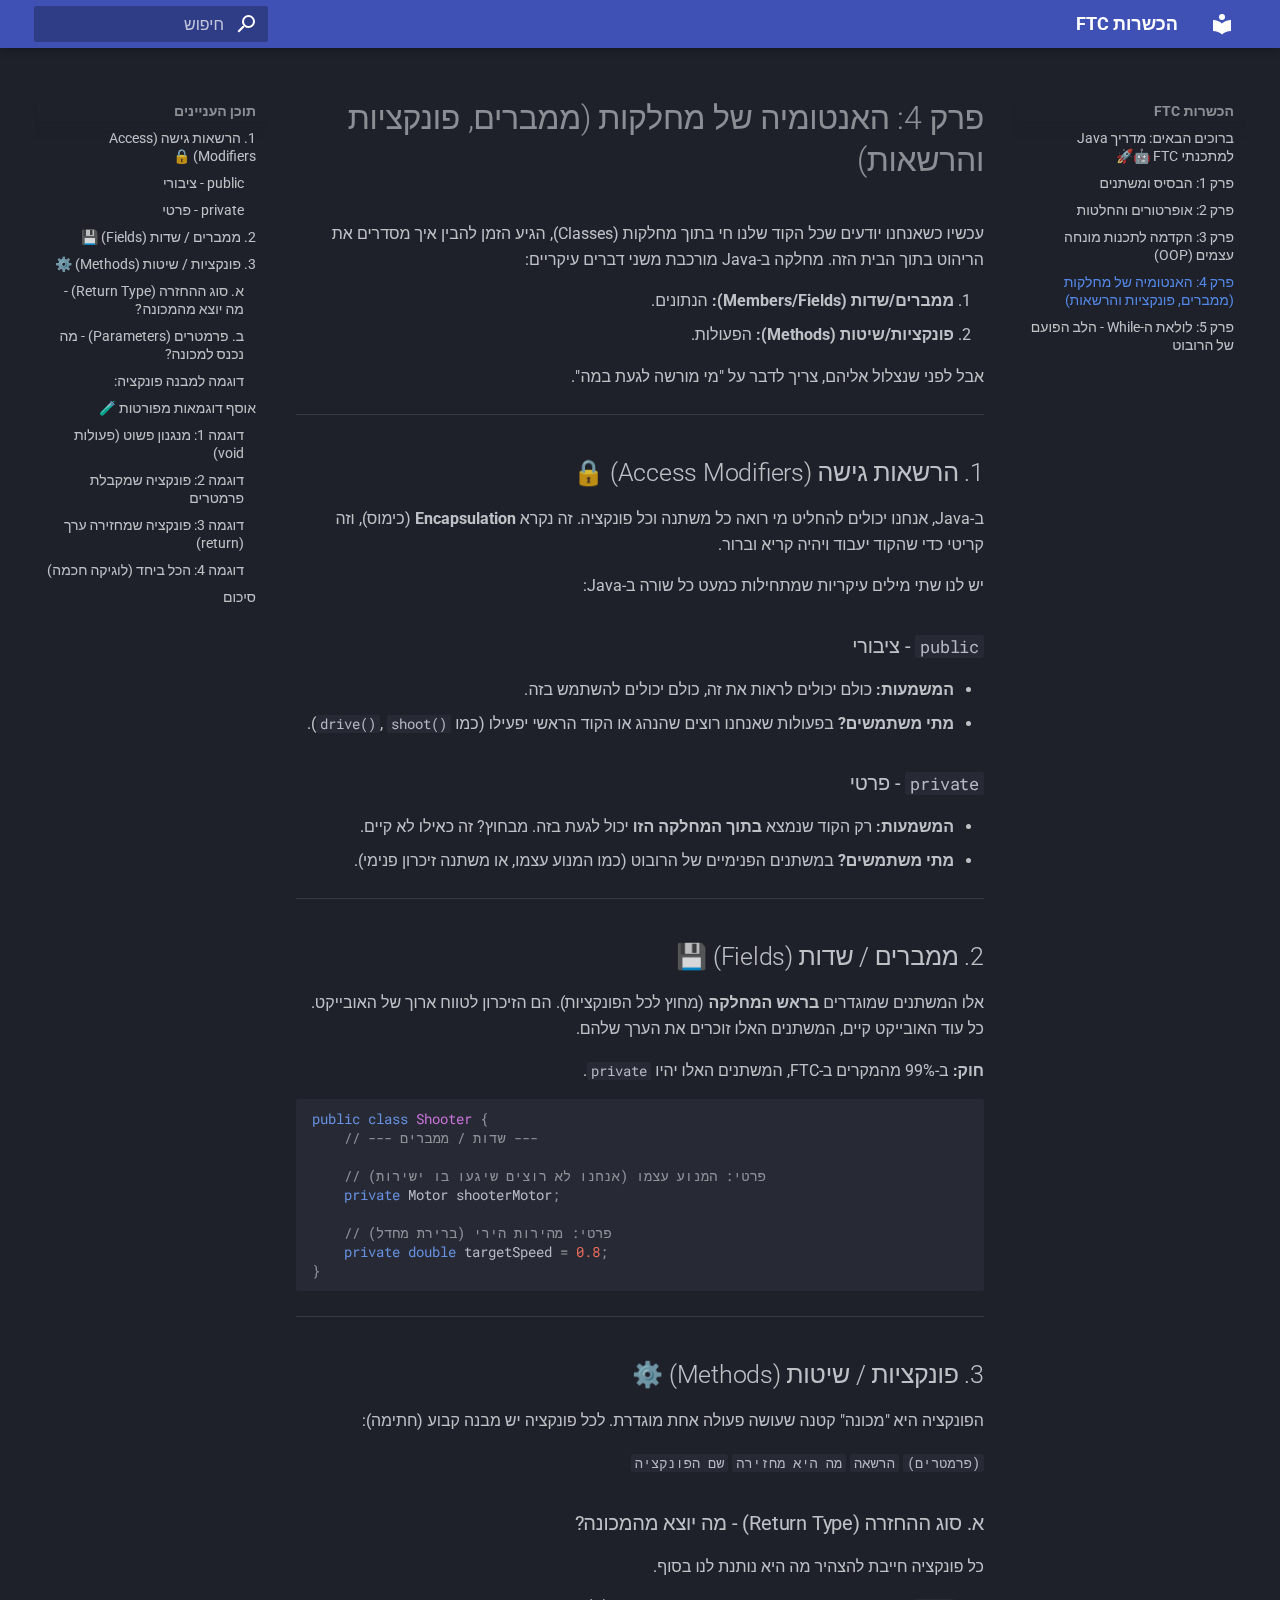
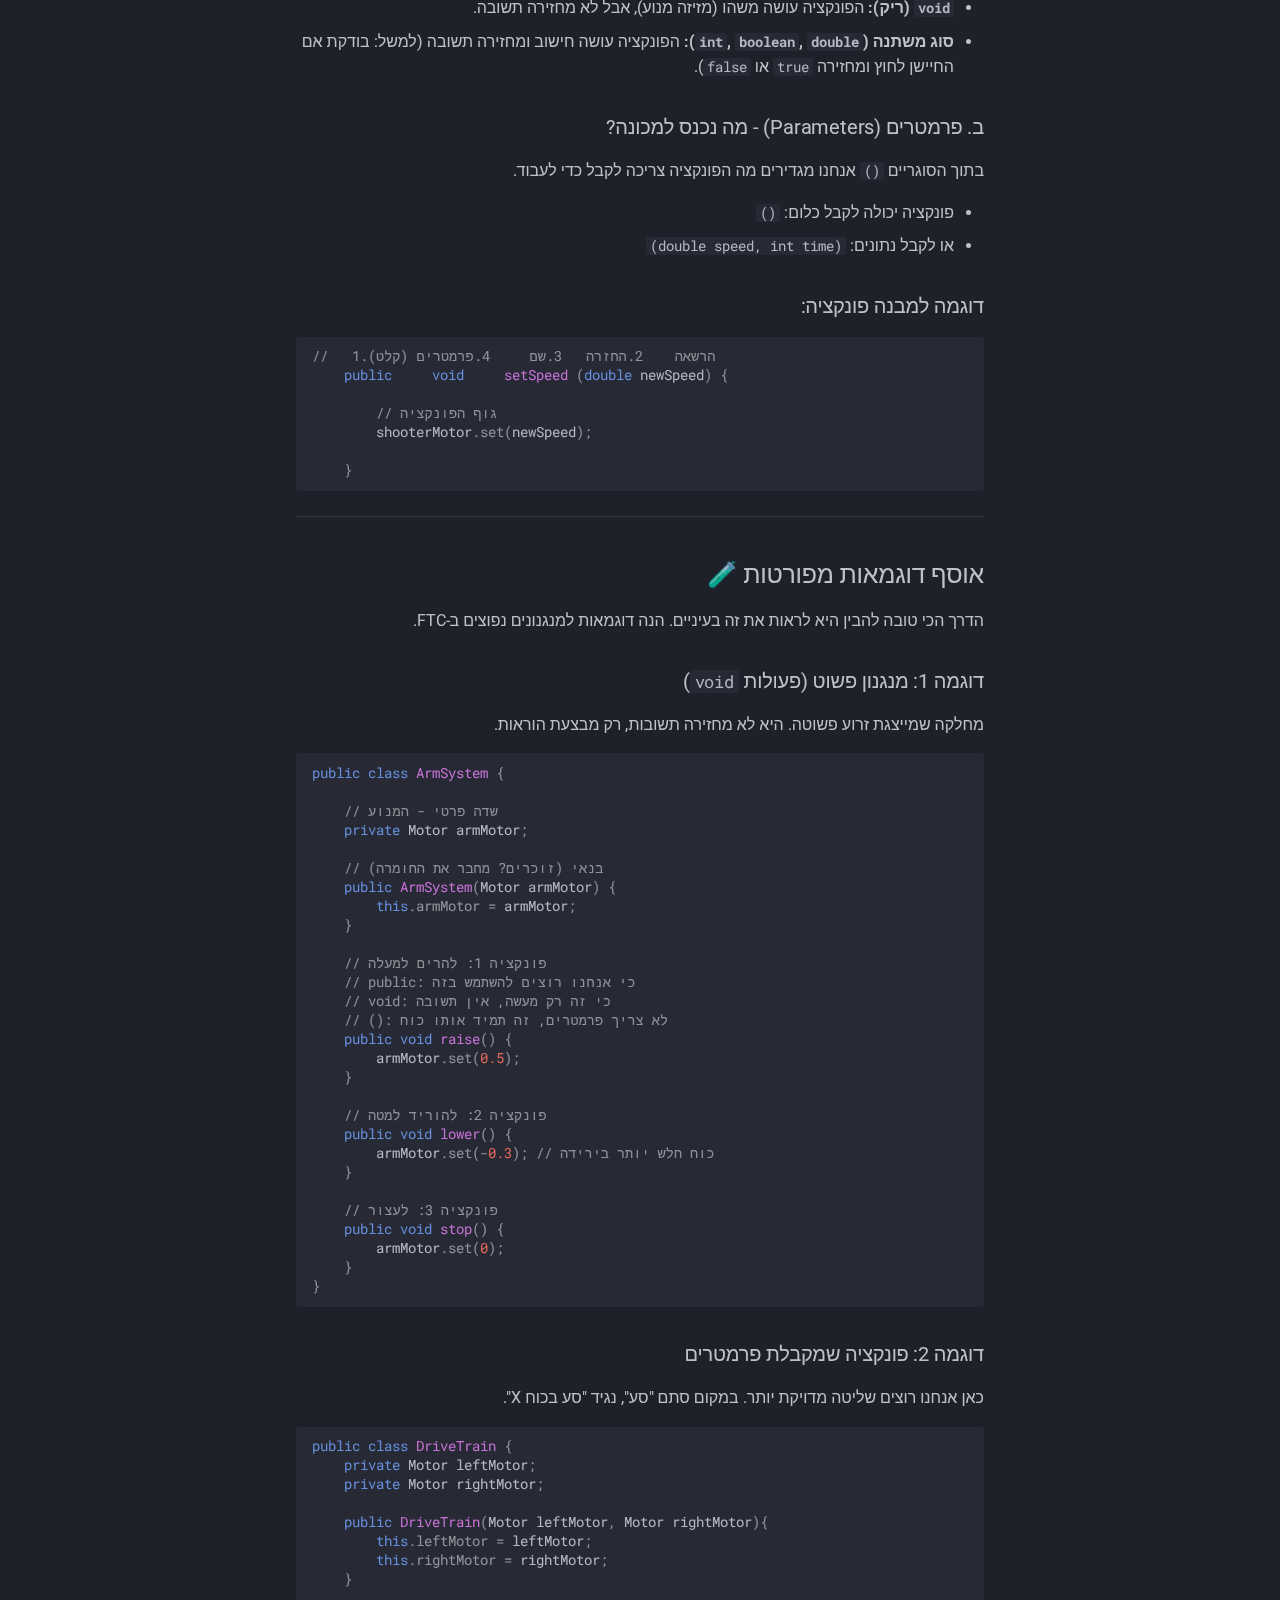
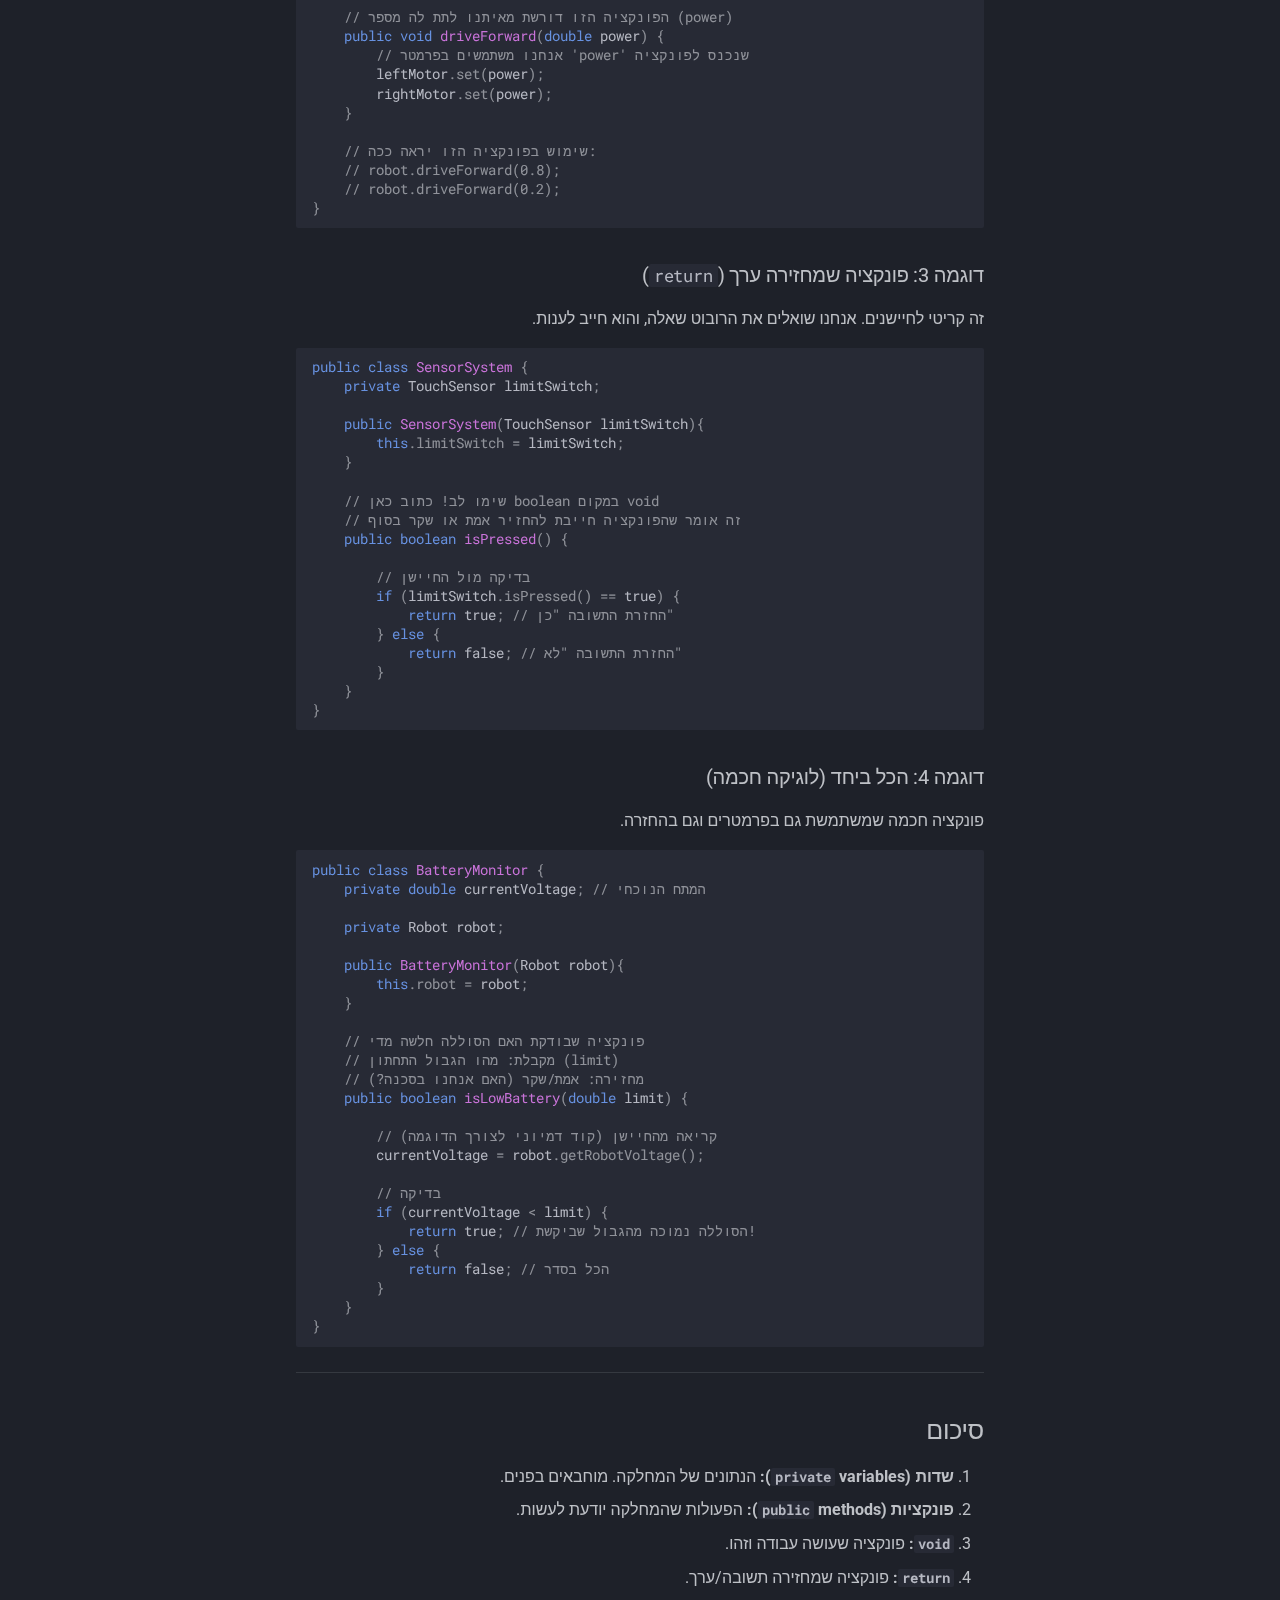
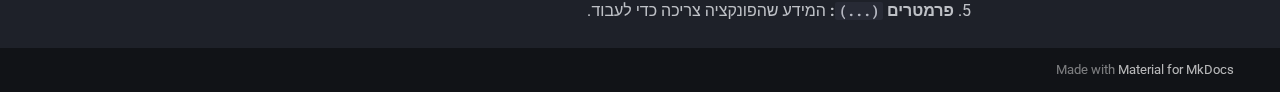
<file: 4-oop-2/index.html>
<!doctype html>
<html lang="he" class="no-js">
  <head>
    
      <meta charset="utf-8">
      <meta name="viewport" content="width=device-width,initial-scale=1">
      
      
      
      
        <link rel="prev" href="../3-oop/">
      
      
        <link rel="next" href="../5-while-loop/">
      
      
        
      
      
      <link rel="icon" href="../assets/images/favicon.png">
      <meta name="generator" content="mkdocs-1.6.1, mkdocs-material-9.7.0">
    
    
      
        <title>פרק 4: האנטומיה של מחלקות (ממברים, פונקציות והרשאות) - הכשרות FTC</title>
      
    
    
      <link rel="stylesheet" href="../assets/stylesheets/main.618322db.min.css">
      
        
        <link rel="stylesheet" href="../assets/stylesheets/palette.ab4e12ef.min.css">
      
      


    
    
      
    
    
      
        
        
        <link rel="preconnect" href="https://fonts.gstatic.com" crossorigin>
        <link rel="stylesheet" href="https://fonts.googleapis.com/css?family=Roboto:300,300i,400,400i,700,700i%7CRoboto+Mono:400,400i,700,700i&display=fallback">
        <style>:root{--md-text-font:"Roboto";--md-code-font:"Roboto Mono"}</style>
      
    
    
      <link rel="stylesheet" href="../stylesheets/extra.css">
    
    <script>__md_scope=new URL("..",location),__md_hash=e=>[...e].reduce(((e,_)=>(e<<5)-e+_.charCodeAt(0)),0),__md_get=(e,_=localStorage,t=__md_scope)=>JSON.parse(_.getItem(t.pathname+"."+e)),__md_set=(e,_,t=localStorage,a=__md_scope)=>{try{t.setItem(a.pathname+"."+e,JSON.stringify(_))}catch(e){}}</script>
    
      

    
    
  </head>
  
  
    
    
    
    
    
    <body dir="rtl" data-md-color-scheme="slate" data-md-color-primary="indigo" data-md-color-accent="indigo">
  
    
    <input class="md-toggle" data-md-toggle="drawer" type="checkbox" id="__drawer" autocomplete="off">
    <input class="md-toggle" data-md-toggle="search" type="checkbox" id="__search" autocomplete="off">
    <label class="md-overlay" for="__drawer"></label>
    <div data-md-component="skip">
      
        
        <a href="#4" class="md-skip">
          לדלג לתוכן
        </a>
      
    </div>
    <div data-md-component="announce">
      
    </div>
    
    
      

  

<header class="md-header md-header--shadow" data-md-component="header">
  <nav class="md-header__inner md-grid" aria-label="כותרת עליונה">
    <a href=".." title="הכשרות FTC" class="md-header__button md-logo" aria-label="הכשרות FTC" data-md-component="logo">
      
  
  <svg xmlns="http://www.w3.org/2000/svg" viewBox="0 0 24 24"><path d="M12 8a3 3 0 0 0 3-3 3 3 0 0 0-3-3 3 3 0 0 0-3 3 3 3 0 0 0 3 3m0 3.54C9.64 9.35 6.5 8 3 8v11c3.5 0 6.64 1.35 9 3.54 2.36-2.19 5.5-3.54 9-3.54V8c-3.5 0-6.64 1.35-9 3.54"/></svg>

    </a>
    <label class="md-header__button md-icon" for="__drawer">
      
      <svg xmlns="http://www.w3.org/2000/svg" viewBox="0 0 24 24"><path d="M3 6h18v2H3zm0 5h18v2H3zm0 5h18v2H3z"/></svg>
    </label>
    <div class="md-header__title" data-md-component="header-title">
      <div class="md-header__ellipsis">
        <div class="md-header__topic">
          <span class="md-ellipsis">
            הכשרות FTC
          </span>
        </div>
        <div class="md-header__topic" data-md-component="header-topic">
          <span class="md-ellipsis">
            
              פרק 4: האנטומיה של מחלקות (ממברים, פונקציות והרשאות)
            
          </span>
        </div>
      </div>
    </div>
    
      
    
    
    
    
      
      
        <label class="md-header__button md-icon" for="__search">
          
          <svg xmlns="http://www.w3.org/2000/svg" viewBox="0 0 24 24"><path d="M9.5 3A6.5 6.5 0 0 1 16 9.5c0 1.61-.59 3.09-1.56 4.23l.27.27h.79l5 5-1.5 1.5-5-5v-.79l-.27-.27A6.52 6.52 0 0 1 9.5 16 6.5 6.5 0 0 1 3 9.5 6.5 6.5 0 0 1 9.5 3m0 2C7 5 5 7 5 9.5S7 14 9.5 14 14 12 14 9.5 12 5 9.5 5"/></svg>
        </label>
        <div class="md-search" data-md-component="search" role="dialog">
  <label class="md-search__overlay" for="__search"></label>
  <div class="md-search__inner" role="search">
    <form class="md-search__form" name="search">
      <input type="text" class="md-search__input" name="query" aria-label="חיפוש" placeholder="חיפוש" autocapitalize="off" autocorrect="off" autocomplete="off" spellcheck="false" data-md-component="search-query" required>
      <label class="md-search__icon md-icon" for="__search">
        
        <svg xmlns="http://www.w3.org/2000/svg" viewBox="0 0 24 24"><path d="M9.5 3A6.5 6.5 0 0 1 16 9.5c0 1.61-.59 3.09-1.56 4.23l.27.27h.79l5 5-1.5 1.5-5-5v-.79l-.27-.27A6.52 6.52 0 0 1 9.5 16 6.5 6.5 0 0 1 3 9.5 6.5 6.5 0 0 1 9.5 3m0 2C7 5 5 7 5 9.5S7 14 9.5 14 14 12 14 9.5 12 5 9.5 5"/></svg>
        
        <svg xmlns="http://www.w3.org/2000/svg" viewBox="0 0 24 24"><path d="M20 11v2H8l5.5 5.5-1.42 1.42L4.16 12l7.92-7.92L13.5 5.5 8 11z"/></svg>
      </label>
      <nav class="md-search__options" aria-label="חיפוש">
        
        <button type="reset" class="md-search__icon md-icon" title="ניקוי" aria-label="ניקוי" tabindex="-1">
          
          <svg xmlns="http://www.w3.org/2000/svg" viewBox="0 0 24 24"><path d="M19 6.41 17.59 5 12 10.59 6.41 5 5 6.41 10.59 12 5 17.59 6.41 19 12 13.41 17.59 19 19 17.59 13.41 12z"/></svg>
        </button>
      </nav>
      
    </form>
    <div class="md-search__output">
      <div class="md-search__scrollwrap" tabindex="0" data-md-scrollfix>
        <div class="md-search-result" data-md-component="search-result">
          <div class="md-search-result__meta">
            אתחול חיפוש
          </div>
          <ol class="md-search-result__list" role="presentation"></ol>
        </div>
      </div>
    </div>
  </div>
</div>
      
    
    
  </nav>
  
</header>
    
    <div class="md-container" data-md-component="container">
      
      
        
          
        
      
      <main class="md-main" data-md-component="main">
        <div class="md-main__inner md-grid">
          
            
              
              <div class="md-sidebar md-sidebar--primary" data-md-component="sidebar" data-md-type="navigation" >
                <div class="md-sidebar__scrollwrap">
                  <div class="md-sidebar__inner">
                    



<nav class="md-nav md-nav--primary" aria-label="ניווט" data-md-level="0">
  <label class="md-nav__title" for="__drawer">
    <a href=".." title="הכשרות FTC" class="md-nav__button md-logo" aria-label="הכשרות FTC" data-md-component="logo">
      
  
  <svg xmlns="http://www.w3.org/2000/svg" viewBox="0 0 24 24"><path d="M12 8a3 3 0 0 0 3-3 3 3 0 0 0-3-3 3 3 0 0 0-3 3 3 3 0 0 0 3 3m0 3.54C9.64 9.35 6.5 8 3 8v11c3.5 0 6.64 1.35 9 3.54 2.36-2.19 5.5-3.54 9-3.54V8c-3.5 0-6.64 1.35-9 3.54"/></svg>

    </a>
    הכשרות FTC
  </label>
  
  <ul class="md-nav__list" data-md-scrollfix>
    
      
      
  
  
  
  
    <li class="md-nav__item">
      <a href=".." class="md-nav__link">
        
  
  
  <span class="md-ellipsis">
    
  
    ברוכים הבאים: מדריך Java למתכנתי FTC 🤖🚀
  

    
  </span>
  
  

      </a>
    </li>
  

    
      
      
  
  
  
  
    <li class="md-nav__item">
      <a href="../1-variables/" class="md-nav__link">
        
  
  
  <span class="md-ellipsis">
    
  
    פרק 1: הבסיס ומשתנים
  

    
  </span>
  
  

      </a>
    </li>
  

    
      
      
  
  
  
  
    <li class="md-nav__item">
      <a href="../2-operators/" class="md-nav__link">
        
  
  
  <span class="md-ellipsis">
    
  
    פרק 2: אופרטורים והחלטות
  

    
  </span>
  
  

      </a>
    </li>
  

    
      
      
  
  
  
  
    <li class="md-nav__item">
      <a href="../3-oop/" class="md-nav__link">
        
  
  
  <span class="md-ellipsis">
    
  
    פרק 3: הקדמה לתכנות מונחה עצמים (OOP)
  

    
  </span>
  
  

      </a>
    </li>
  

    
      
      
  
  
    
  
  
  
    <li class="md-nav__item md-nav__item--active">
      
      <input class="md-nav__toggle md-toggle" type="checkbox" id="__toc">
      
      
        
      
      
        <label class="md-nav__link md-nav__link--active" for="__toc">
          
  
  
  <span class="md-ellipsis">
    
  
    פרק 4: האנטומיה של מחלקות (ממברים, פונקציות והרשאות)
  

    
  </span>
  
  

          <span class="md-nav__icon md-icon"></span>
        </label>
      
      <a href="./" class="md-nav__link md-nav__link--active">
        
  
  
  <span class="md-ellipsis">
    
  
    פרק 4: האנטומיה של מחלקות (ממברים, פונקציות והרשאות)
  

    
  </span>
  
  

      </a>
      
        

<nav class="md-nav md-nav--secondary" aria-label="תוכן העניינים">
  
  
  
    
  
  
    <label class="md-nav__title" for="__toc">
      <span class="md-nav__icon md-icon"></span>
      תוכן העניינים
    </label>
    <ul class="md-nav__list" data-md-component="toc" data-md-scrollfix>
      
        <li class="md-nav__item">
  <a href="#1-access-modifiers" class="md-nav__link">
    <span class="md-ellipsis">
      
        1. הרשאות גישה (Access Modifiers) 🔒
      
    </span>
  </a>
  
    <nav class="md-nav" aria-label="1. הרשאות גישה (Access Modifiers) 🔒">
      <ul class="md-nav__list">
        
          <li class="md-nav__item">
  <a href="#public-" class="md-nav__link">
    <span class="md-ellipsis">
      
        public - ציבורי
      
    </span>
  </a>
  
</li>
        
          <li class="md-nav__item">
  <a href="#private-" class="md-nav__link">
    <span class="md-ellipsis">
      
        private - פרטי
      
    </span>
  </a>
  
</li>
        
      </ul>
    </nav>
  
</li>
      
        <li class="md-nav__item">
  <a href="#2-fields" class="md-nav__link">
    <span class="md-ellipsis">
      
        2. ממברים / שדות (Fields) 💾
      
    </span>
  </a>
  
</li>
      
        <li class="md-nav__item">
  <a href="#3-methods" class="md-nav__link">
    <span class="md-ellipsis">
      
        3. פונקציות / שיטות (Methods) ⚙️
      
    </span>
  </a>
  
    <nav class="md-nav" aria-label="3. פונקציות / שיטות (Methods) ⚙️">
      <ul class="md-nav__list">
        
          <li class="md-nav__item">
  <a href="#return-type-" class="md-nav__link">
    <span class="md-ellipsis">
      
        א. סוג ההחזרה (Return Type) - מה יוצא מהמכונה?
      
    </span>
  </a>
  
</li>
        
          <li class="md-nav__item">
  <a href="#parameters-" class="md-nav__link">
    <span class="md-ellipsis">
      
        ב. פרמטרים (Parameters) - מה נכנס למכונה?
      
    </span>
  </a>
  
</li>
        
          <li class="md-nav__item">
  <a href="#_1" class="md-nav__link">
    <span class="md-ellipsis">
      
        דוגמה למבנה פונקציה:
      
    </span>
  </a>
  
</li>
        
      </ul>
    </nav>
  
</li>
      
        <li class="md-nav__item">
  <a href="#_2" class="md-nav__link">
    <span class="md-ellipsis">
      
        אוסף דוגמאות מפורטות 🧪
      
    </span>
  </a>
  
    <nav class="md-nav" aria-label="אוסף דוגמאות מפורטות 🧪">
      <ul class="md-nav__list">
        
          <li class="md-nav__item">
  <a href="#1-void" class="md-nav__link">
    <span class="md-ellipsis">
      
        דוגמה 1: מנגנון פשוט (פעולות void)
      
    </span>
  </a>
  
</li>
        
          <li class="md-nav__item">
  <a href="#2" class="md-nav__link">
    <span class="md-ellipsis">
      
        דוגמה 2: פונקציה שמקבלת פרמטרים
      
    </span>
  </a>
  
</li>
        
          <li class="md-nav__item">
  <a href="#3-return" class="md-nav__link">
    <span class="md-ellipsis">
      
        דוגמה 3: פונקציה שמחזירה ערך (return)
      
    </span>
  </a>
  
</li>
        
          <li class="md-nav__item">
  <a href="#4_1" class="md-nav__link">
    <span class="md-ellipsis">
      
        דוגמה 4: הכל ביחד (לוגיקה חכמה)
      
    </span>
  </a>
  
</li>
        
      </ul>
    </nav>
  
</li>
      
        <li class="md-nav__item">
  <a href="#_3" class="md-nav__link">
    <span class="md-ellipsis">
      
        סיכום
      
    </span>
  </a>
  
</li>
      
    </ul>
  
</nav>
      
    </li>
  

    
      
      
  
  
  
  
    <li class="md-nav__item">
      <a href="../5-while-loop/" class="md-nav__link">
        
  
  
  <span class="md-ellipsis">
    
  
    פרק 5: לולאת ה-While - הלב הפועם של הרובוט
  

    
  </span>
  
  

      </a>
    </li>
  

    
  </ul>
</nav>
                  </div>
                </div>
              </div>
            
            
              
              <div class="md-sidebar md-sidebar--secondary" data-md-component="sidebar" data-md-type="toc" >
                <div class="md-sidebar__scrollwrap">
                  <div class="md-sidebar__inner">
                    

<nav class="md-nav md-nav--secondary" aria-label="תוכן העניינים">
  
  
  
    
  
  
    <label class="md-nav__title" for="__toc">
      <span class="md-nav__icon md-icon"></span>
      תוכן העניינים
    </label>
    <ul class="md-nav__list" data-md-component="toc" data-md-scrollfix>
      
        <li class="md-nav__item">
  <a href="#1-access-modifiers" class="md-nav__link">
    <span class="md-ellipsis">
      
        1. הרשאות גישה (Access Modifiers) 🔒
      
    </span>
  </a>
  
    <nav class="md-nav" aria-label="1. הרשאות גישה (Access Modifiers) 🔒">
      <ul class="md-nav__list">
        
          <li class="md-nav__item">
  <a href="#public-" class="md-nav__link">
    <span class="md-ellipsis">
      
        public - ציבורי
      
    </span>
  </a>
  
</li>
        
          <li class="md-nav__item">
  <a href="#private-" class="md-nav__link">
    <span class="md-ellipsis">
      
        private - פרטי
      
    </span>
  </a>
  
</li>
        
      </ul>
    </nav>
  
</li>
      
        <li class="md-nav__item">
  <a href="#2-fields" class="md-nav__link">
    <span class="md-ellipsis">
      
        2. ממברים / שדות (Fields) 💾
      
    </span>
  </a>
  
</li>
      
        <li class="md-nav__item">
  <a href="#3-methods" class="md-nav__link">
    <span class="md-ellipsis">
      
        3. פונקציות / שיטות (Methods) ⚙️
      
    </span>
  </a>
  
    <nav class="md-nav" aria-label="3. פונקציות / שיטות (Methods) ⚙️">
      <ul class="md-nav__list">
        
          <li class="md-nav__item">
  <a href="#return-type-" class="md-nav__link">
    <span class="md-ellipsis">
      
        א. סוג ההחזרה (Return Type) - מה יוצא מהמכונה?
      
    </span>
  </a>
  
</li>
        
          <li class="md-nav__item">
  <a href="#parameters-" class="md-nav__link">
    <span class="md-ellipsis">
      
        ב. פרמטרים (Parameters) - מה נכנס למכונה?
      
    </span>
  </a>
  
</li>
        
          <li class="md-nav__item">
  <a href="#_1" class="md-nav__link">
    <span class="md-ellipsis">
      
        דוגמה למבנה פונקציה:
      
    </span>
  </a>
  
</li>
        
      </ul>
    </nav>
  
</li>
      
        <li class="md-nav__item">
  <a href="#_2" class="md-nav__link">
    <span class="md-ellipsis">
      
        אוסף דוגמאות מפורטות 🧪
      
    </span>
  </a>
  
    <nav class="md-nav" aria-label="אוסף דוגמאות מפורטות 🧪">
      <ul class="md-nav__list">
        
          <li class="md-nav__item">
  <a href="#1-void" class="md-nav__link">
    <span class="md-ellipsis">
      
        דוגמה 1: מנגנון פשוט (פעולות void)
      
    </span>
  </a>
  
</li>
        
          <li class="md-nav__item">
  <a href="#2" class="md-nav__link">
    <span class="md-ellipsis">
      
        דוגמה 2: פונקציה שמקבלת פרמטרים
      
    </span>
  </a>
  
</li>
        
          <li class="md-nav__item">
  <a href="#3-return" class="md-nav__link">
    <span class="md-ellipsis">
      
        דוגמה 3: פונקציה שמחזירה ערך (return)
      
    </span>
  </a>
  
</li>
        
          <li class="md-nav__item">
  <a href="#4_1" class="md-nav__link">
    <span class="md-ellipsis">
      
        דוגמה 4: הכל ביחד (לוגיקה חכמה)
      
    </span>
  </a>
  
</li>
        
      </ul>
    </nav>
  
</li>
      
        <li class="md-nav__item">
  <a href="#_3" class="md-nav__link">
    <span class="md-ellipsis">
      
        סיכום
      
    </span>
  </a>
  
</li>
      
    </ul>
  
</nav>
                  </div>
                </div>
              </div>
            
          
          
            <div class="md-content" data-md-component="content">
              
              <article class="md-content__inner md-typeset">
                
                  



<h1 id="4">פרק 4: האנטומיה של מחלקות (ממברים, פונקציות והרשאות)</h1>
<p>עכשיו כשאנחנו יודעים שכל הקוד שלנו חי בתוך מחלקות (Classes), הגיע הזמן להבין איך מסדרים את הריהוט בתוך הבית הזה.
מחלקה ב-Java מורכבת משני דברים עיקריים:</p>
<ol>
<li><strong>ממברים/שדות (Members/Fields):</strong> הנתונים.</li>
<li><strong>פונקציות/שיטות (Methods):</strong> הפעולות.</li>
</ol>
<p>אבל לפני שנצלול אליהם, צריך לדבר על "מי מורשה לגעת במה".</p>
<hr />
<h2 id="1-access-modifiers">1. הרשאות גישה (Access Modifiers) 🔒</h2>
<p>ב-Java, אנחנו יכולים להחליט מי רואה כל משתנה וכל פונקציה. זה נקרא <strong>Encapsulation</strong> (כימוס), וזה קריטי כדי שהקוד יעבוד ויהיה קריא וברור.</p>
<p>יש לנו שתי מילים עיקריות שמתחילות כמעט כל שורה ב-Java:</p>
<h3 id="public-"><code>public</code> - ציבורי</h3>
<ul>
<li><strong>המשמעות:</strong> כולם יכולים לראות את זה, כולם יכולים להשתמש בזה.</li>
<li><strong>מתי משתמשים?</strong> בפעולות שאנחנו רוצים שהנהג או הקוד הראשי יפעילו (כמו <code>drive()</code>, <code>shoot()</code>).</li>
</ul>
<h3 id="private-"><code>private</code> - פרטי</h3>
<ul>
<li><strong>המשמעות:</strong> רק הקוד שנמצא <strong>בתוך המחלקה הזו</strong> יכול לגעת בזה. מבחוץ? זה כאילו לא קיים.</li>
<li><strong>מתי משתמשים?</strong> במשתנים הפנימיים של הרובוט (כמו המנוע עצמו, או משתנה זיכרון פנימי).</li>
</ul>
<hr />
<h2 id="2-fields">2. ממברים / שדות (Fields) 💾</h2>
<p>אלו המשתנים שמוגדרים <strong>בראש המחלקה</strong> (מחוץ לכל הפונקציות).
הם הזיכרון לטווח ארוך של האובייקט. כל עוד האובייקט קיים, המשתנים האלו זוכרים את הערך שלהם.</p>
<p><strong>חוק:</strong> ב-99% מהמקרים ב-FTC, המשתנים האלו יהיו <code>private</code>.</p>
<div class="highlight"><pre><span></span><code><a id="__codelineno-0-1" name="__codelineno-0-1" href="#__codelineno-0-1"></a><span class="kd">public</span><span class="w"> </span><span class="kd">class</span> <span class="nc">Shooter</span><span class="w"> </span><span class="p">{</span>
<a id="__codelineno-0-2" name="__codelineno-0-2" href="#__codelineno-0-2"></a><span class="w">    </span><span class="c1">// --- שדות / ממברים ---</span>
<a id="__codelineno-0-3" name="__codelineno-0-3" href="#__codelineno-0-3"></a>
<a id="__codelineno-0-4" name="__codelineno-0-4" href="#__codelineno-0-4"></a><span class="w">    </span><span class="c1">// פרטי: המנוע עצמו (אנחנו לא רוצים שיגעו בו ישירות)</span>
<a id="__codelineno-0-5" name="__codelineno-0-5" href="#__codelineno-0-5"></a><span class="w">    </span><span class="kd">private</span><span class="w"> </span><span class="n">Motor</span><span class="w"> </span><span class="n">shooterMotor</span><span class="p">;</span><span class="w"> </span>
<a id="__codelineno-0-6" name="__codelineno-0-6" href="#__codelineno-0-6"></a>
<a id="__codelineno-0-7" name="__codelineno-0-7" href="#__codelineno-0-7"></a><span class="w">    </span><span class="c1">// פרטי: מהירות הירי (ברירת מחדל)</span>
<a id="__codelineno-0-8" name="__codelineno-0-8" href="#__codelineno-0-8"></a><span class="w">    </span><span class="kd">private</span><span class="w"> </span><span class="kt">double</span><span class="w"> </span><span class="n">targetSpeed</span><span class="w"> </span><span class="o">=</span><span class="w"> </span><span class="mf">0.8</span><span class="p">;</span><span class="w"> </span>
<a id="__codelineno-0-9" name="__codelineno-0-9" href="#__codelineno-0-9"></a><span class="p">}</span>
</code></pre></div>
<hr />
<h2 id="3-methods">3. פונקציות / שיטות (Methods) ⚙️</h2>
<p>הפונקציה היא "מכונה" קטנה שעושה פעולה אחת מוגדרת.
לכל פונקציה יש מבנה קבוע (חתימה):</p>
<p><code>שם הפונקציה</code>  <code>מה היא מחזירה</code>  <code>הרשאה</code>  <code>(פרמטרים)</code></p>
<h3 id="return-type-">א. סוג ההחזרה (Return Type) - מה יוצא מהמכונה?</h3>
<p>כל פונקציה חייבת להצהיר מה היא נותנת לנו בסוף.</p>
<ul>
<li><strong><code>void</code> (ריק):</strong> הפונקציה עושה משהו (מזיזה מנוע), אבל לא מחזירה תשובה.</li>
<li><strong>סוג משתנה (<code>int</code>, <code>boolean</code>, <code>double</code>):</strong> הפונקציה עושה חישוב ומחזירה תשובה (למשל: בודקת אם החיישן לחוץ ומחזירה <code>true</code> או <code>false</code>).</li>
</ul>
<h3 id="parameters-">ב. פרמטרים (Parameters) - מה נכנס למכונה?</h3>
<p>בתוך הסוגריים <code>()</code> אנחנו מגדירים מה הפונקציה צריכה לקבל כדי לעבוד.</p>
<ul>
<li>פונקציה יכולה לקבל כלום: <code>()</code></li>
<li>או לקבל נתונים: <code>(double speed, int time)</code></li>
</ul>
<h3 id="_1">דוגמה למבנה פונקציה:</h3>
<div class="highlight"><pre><span></span><code><a id="__codelineno-1-1" name="__codelineno-1-1" href="#__codelineno-1-1"></a><span class="c1">//   1.הרשאה    2.החזרה   3.שם     4.פרמטרים (קלט)</span>
<a id="__codelineno-1-2" name="__codelineno-1-2" href="#__codelineno-1-2"></a><span class="w">    </span><span class="kd">public</span><span class="w">     </span><span class="kt">void</span><span class="w">     </span><span class="nf">setSpeed</span><span class="w"> </span><span class="p">(</span><span class="kt">double</span><span class="w"> </span><span class="n">newSpeed</span><span class="p">)</span><span class="w"> </span><span class="p">{</span>
<a id="__codelineno-1-3" name="__codelineno-1-3" href="#__codelineno-1-3"></a>
<a id="__codelineno-1-4" name="__codelineno-1-4" href="#__codelineno-1-4"></a><span class="w">        </span><span class="c1">// גוף הפונקציה</span>
<a id="__codelineno-1-5" name="__codelineno-1-5" href="#__codelineno-1-5"></a><span class="w">        </span><span class="n">shooterMotor</span><span class="p">.</span><span class="na">set</span><span class="p">(</span><span class="n">newSpeed</span><span class="p">);</span>
<a id="__codelineno-1-6" name="__codelineno-1-6" href="#__codelineno-1-6"></a>
<a id="__codelineno-1-7" name="__codelineno-1-7" href="#__codelineno-1-7"></a><span class="w">    </span><span class="p">}</span>
</code></pre></div>
<hr />
<h2 id="_2">אוסף דוגמאות מפורטות 🧪</h2>
<p>הדרך הכי טובה להבין היא לראות את זה בעיניים. הנה דוגמאות למנגנונים נפוצים ב-FTC.</p>
<h3 id="1-void">דוגמה 1: מנגנון פשוט (פעולות <code>void</code>)</h3>
<p>מחלקה שמייצגת זרוע פשוטה. היא לא מחזירה תשובות, רק מבצעת הוראות.</p>
<div class="highlight"><pre><span></span><code><a id="__codelineno-2-1" name="__codelineno-2-1" href="#__codelineno-2-1"></a><span class="kd">public</span><span class="w"> </span><span class="kd">class</span> <span class="nc">ArmSystem</span><span class="w"> </span><span class="p">{</span>
<a id="__codelineno-2-2" name="__codelineno-2-2" href="#__codelineno-2-2"></a>
<a id="__codelineno-2-3" name="__codelineno-2-3" href="#__codelineno-2-3"></a><span class="w">    </span><span class="c1">// שדה פרטי - המנוע</span>
<a id="__codelineno-2-4" name="__codelineno-2-4" href="#__codelineno-2-4"></a><span class="w">    </span><span class="kd">private</span><span class="w"> </span><span class="n">Motor</span><span class="w"> </span><span class="n">armMotor</span><span class="p">;</span>
<a id="__codelineno-2-5" name="__codelineno-2-5" href="#__codelineno-2-5"></a>
<a id="__codelineno-2-6" name="__codelineno-2-6" href="#__codelineno-2-6"></a><span class="w">    </span><span class="c1">// בנאי (זוכרים? מחבר את החומרה)</span>
<a id="__codelineno-2-7" name="__codelineno-2-7" href="#__codelineno-2-7"></a><span class="w">    </span><span class="kd">public</span><span class="w"> </span><span class="nf">ArmSystem</span><span class="p">(</span><span class="n">Motor</span><span class="w"> </span><span class="n">armMotor</span><span class="p">)</span><span class="w"> </span><span class="p">{</span>
<a id="__codelineno-2-8" name="__codelineno-2-8" href="#__codelineno-2-8"></a><span class="w">        </span><span class="k">this</span><span class="p">.</span><span class="na">armMotor</span><span class="w"> </span><span class="o">=</span><span class="w"> </span><span class="n">armMotor</span><span class="p">;</span>
<a id="__codelineno-2-9" name="__codelineno-2-9" href="#__codelineno-2-9"></a><span class="w">    </span><span class="p">}</span>
<a id="__codelineno-2-10" name="__codelineno-2-10" href="#__codelineno-2-10"></a>
<a id="__codelineno-2-11" name="__codelineno-2-11" href="#__codelineno-2-11"></a><span class="w">    </span><span class="c1">// פונקציה 1: להרים למעלה</span>
<a id="__codelineno-2-12" name="__codelineno-2-12" href="#__codelineno-2-12"></a><span class="w">    </span><span class="c1">// public: כי אנחנו רוצים להשתמש בזה</span>
<a id="__codelineno-2-13" name="__codelineno-2-13" href="#__codelineno-2-13"></a><span class="w">    </span><span class="c1">// void: כי זה רק מעשה, אין תשובה</span>
<a id="__codelineno-2-14" name="__codelineno-2-14" href="#__codelineno-2-14"></a><span class="w">    </span><span class="c1">// (): לא צריך פרמטרים, זה תמיד אותו כוח</span>
<a id="__codelineno-2-15" name="__codelineno-2-15" href="#__codelineno-2-15"></a><span class="w">    </span><span class="kd">public</span><span class="w"> </span><span class="kt">void</span><span class="w"> </span><span class="nf">raise</span><span class="p">()</span><span class="w"> </span><span class="p">{</span>
<a id="__codelineno-2-16" name="__codelineno-2-16" href="#__codelineno-2-16"></a><span class="w">        </span><span class="n">armMotor</span><span class="p">.</span><span class="na">set</span><span class="p">(</span><span class="mf">0.5</span><span class="p">);</span>
<a id="__codelineno-2-17" name="__codelineno-2-17" href="#__codelineno-2-17"></a><span class="w">    </span><span class="p">}</span>
<a id="__codelineno-2-18" name="__codelineno-2-18" href="#__codelineno-2-18"></a>
<a id="__codelineno-2-19" name="__codelineno-2-19" href="#__codelineno-2-19"></a><span class="w">    </span><span class="c1">// פונקציה 2: להוריד למטה</span>
<a id="__codelineno-2-20" name="__codelineno-2-20" href="#__codelineno-2-20"></a><span class="w">    </span><span class="kd">public</span><span class="w"> </span><span class="kt">void</span><span class="w"> </span><span class="nf">lower</span><span class="p">()</span><span class="w"> </span><span class="p">{</span>
<a id="__codelineno-2-21" name="__codelineno-2-21" href="#__codelineno-2-21"></a><span class="w">        </span><span class="n">armMotor</span><span class="p">.</span><span class="na">set</span><span class="p">(</span><span class="o">-</span><span class="mf">0.3</span><span class="p">);</span><span class="w"> </span><span class="c1">// כוח חלש יותר בירידה</span>
<a id="__codelineno-2-22" name="__codelineno-2-22" href="#__codelineno-2-22"></a><span class="w">    </span><span class="p">}</span>
<a id="__codelineno-2-23" name="__codelineno-2-23" href="#__codelineno-2-23"></a>
<a id="__codelineno-2-24" name="__codelineno-2-24" href="#__codelineno-2-24"></a><span class="w">    </span><span class="c1">// פונקציה 3: לעצור</span>
<a id="__codelineno-2-25" name="__codelineno-2-25" href="#__codelineno-2-25"></a><span class="w">    </span><span class="kd">public</span><span class="w"> </span><span class="kt">void</span><span class="w"> </span><span class="nf">stop</span><span class="p">()</span><span class="w"> </span><span class="p">{</span>
<a id="__codelineno-2-26" name="__codelineno-2-26" href="#__codelineno-2-26"></a><span class="w">        </span><span class="n">armMotor</span><span class="p">.</span><span class="na">set</span><span class="p">(</span><span class="mi">0</span><span class="p">);</span>
<a id="__codelineno-2-27" name="__codelineno-2-27" href="#__codelineno-2-27"></a><span class="w">    </span><span class="p">}</span>
<a id="__codelineno-2-28" name="__codelineno-2-28" href="#__codelineno-2-28"></a><span class="p">}</span>
</code></pre></div>
<h3 id="2">דוגמה 2: פונקציה שמקבלת פרמטרים</h3>
<p>כאן אנחנו רוצים שליטה מדויקת יותר. במקום סתם "סע", נגיד "סע בכוח X".</p>
<div class="highlight"><pre><span></span><code><a id="__codelineno-3-1" name="__codelineno-3-1" href="#__codelineno-3-1"></a><span class="kd">public</span><span class="w"> </span><span class="kd">class</span> <span class="nc">DriveTrain</span><span class="w"> </span><span class="p">{</span>
<a id="__codelineno-3-2" name="__codelineno-3-2" href="#__codelineno-3-2"></a><span class="w">    </span><span class="kd">private</span><span class="w"> </span><span class="n">Motor</span><span class="w"> </span><span class="n">leftMotor</span><span class="p">;</span>
<a id="__codelineno-3-3" name="__codelineno-3-3" href="#__codelineno-3-3"></a><span class="w">    </span><span class="kd">private</span><span class="w"> </span><span class="n">Motor</span><span class="w"> </span><span class="n">rightMotor</span><span class="p">;</span>
<a id="__codelineno-3-4" name="__codelineno-3-4" href="#__codelineno-3-4"></a>
<a id="__codelineno-3-5" name="__codelineno-3-5" href="#__codelineno-3-5"></a><span class="w">    </span><span class="kd">public</span><span class="w"> </span><span class="nf">DriveTrain</span><span class="p">(</span><span class="n">Motor</span><span class="w"> </span><span class="n">leftMotor</span><span class="p">,</span><span class="w"> </span><span class="n">Motor</span><span class="w"> </span><span class="n">rightMotor</span><span class="p">){</span>
<a id="__codelineno-3-6" name="__codelineno-3-6" href="#__codelineno-3-6"></a><span class="w">        </span><span class="k">this</span><span class="p">.</span><span class="na">leftMotor</span><span class="w"> </span><span class="o">=</span><span class="w"> </span><span class="n">leftMotor</span><span class="p">;</span>
<a id="__codelineno-3-7" name="__codelineno-3-7" href="#__codelineno-3-7"></a><span class="w">        </span><span class="k">this</span><span class="p">.</span><span class="na">rightMotor</span><span class="w"> </span><span class="o">=</span><span class="w"> </span><span class="n">rightMotor</span><span class="p">;</span>
<a id="__codelineno-3-8" name="__codelineno-3-8" href="#__codelineno-3-8"></a><span class="w">    </span><span class="p">}</span>
<a id="__codelineno-3-9" name="__codelineno-3-9" href="#__codelineno-3-9"></a>
<a id="__codelineno-3-10" name="__codelineno-3-10" href="#__codelineno-3-10"></a><span class="w">    </span><span class="c1">// הפונקציה הזו דורשת מאיתנו לתת לה מספר (power)</span>
<a id="__codelineno-3-11" name="__codelineno-3-11" href="#__codelineno-3-11"></a><span class="w">    </span><span class="kd">public</span><span class="w"> </span><span class="kt">void</span><span class="w"> </span><span class="nf">driveForward</span><span class="p">(</span><span class="kt">double</span><span class="w"> </span><span class="n">power</span><span class="p">)</span><span class="w"> </span><span class="p">{</span>
<a id="__codelineno-3-12" name="__codelineno-3-12" href="#__codelineno-3-12"></a><span class="w">        </span><span class="c1">// אנחנו משתמשים בפרמטר &#39;power&#39; שנכנס לפונקציה</span>
<a id="__codelineno-3-13" name="__codelineno-3-13" href="#__codelineno-3-13"></a><span class="w">        </span><span class="n">leftMotor</span><span class="p">.</span><span class="na">set</span><span class="p">(</span><span class="n">power</span><span class="p">);</span>
<a id="__codelineno-3-14" name="__codelineno-3-14" href="#__codelineno-3-14"></a><span class="w">        </span><span class="n">rightMotor</span><span class="p">.</span><span class="na">set</span><span class="p">(</span><span class="n">power</span><span class="p">);</span>
<a id="__codelineno-3-15" name="__codelineno-3-15" href="#__codelineno-3-15"></a><span class="w">    </span><span class="p">}</span>
<a id="__codelineno-3-16" name="__codelineno-3-16" href="#__codelineno-3-16"></a>
<a id="__codelineno-3-17" name="__codelineno-3-17" href="#__codelineno-3-17"></a><span class="w">    </span><span class="c1">// שימוש בפונקציה הזו יראה ככה:</span>
<a id="__codelineno-3-18" name="__codelineno-3-18" href="#__codelineno-3-18"></a><span class="w">    </span><span class="c1">// robot.driveForward(0.8);</span>
<a id="__codelineno-3-19" name="__codelineno-3-19" href="#__codelineno-3-19"></a><span class="w">    </span><span class="c1">// robot.driveForward(0.2);</span>
<a id="__codelineno-3-20" name="__codelineno-3-20" href="#__codelineno-3-20"></a><span class="p">}</span>
</code></pre></div>
<h3 id="3-return">דוגמה 3: פונקציה שמחזירה ערך (<code>return</code>)</h3>
<p>זה קריטי לחיישנים. אנחנו שואלים את הרובוט שאלה, והוא חייב לענות.</p>
<div class="highlight"><pre><span></span><code><a id="__codelineno-4-1" name="__codelineno-4-1" href="#__codelineno-4-1"></a><span class="kd">public</span><span class="w"> </span><span class="kd">class</span> <span class="nc">SensorSystem</span><span class="w"> </span><span class="p">{</span>
<a id="__codelineno-4-2" name="__codelineno-4-2" href="#__codelineno-4-2"></a><span class="w">    </span><span class="kd">private</span><span class="w"> </span><span class="n">TouchSensor</span><span class="w"> </span><span class="n">limitSwitch</span><span class="p">;</span>
<a id="__codelineno-4-3" name="__codelineno-4-3" href="#__codelineno-4-3"></a>
<a id="__codelineno-4-4" name="__codelineno-4-4" href="#__codelineno-4-4"></a><span class="w">    </span><span class="kd">public</span><span class="w"> </span><span class="nf">SensorSystem</span><span class="p">(</span><span class="n">TouchSensor</span><span class="w"> </span><span class="n">limitSwitch</span><span class="p">){</span>
<a id="__codelineno-4-5" name="__codelineno-4-5" href="#__codelineno-4-5"></a><span class="w">        </span><span class="k">this</span><span class="p">.</span><span class="na">limitSwitch</span><span class="w"> </span><span class="o">=</span><span class="w"> </span><span class="n">limitSwitch</span><span class="p">;</span>
<a id="__codelineno-4-6" name="__codelineno-4-6" href="#__codelineno-4-6"></a><span class="w">    </span><span class="p">}</span>
<a id="__codelineno-4-7" name="__codelineno-4-7" href="#__codelineno-4-7"></a>
<a id="__codelineno-4-8" name="__codelineno-4-8" href="#__codelineno-4-8"></a><span class="w">    </span><span class="c1">// שימו לב! כתוב כאן boolean במקום void</span>
<a id="__codelineno-4-9" name="__codelineno-4-9" href="#__codelineno-4-9"></a><span class="w">    </span><span class="c1">// זה אומר שהפונקציה חייבת להחזיר אמת או שקר בסוף</span>
<a id="__codelineno-4-10" name="__codelineno-4-10" href="#__codelineno-4-10"></a><span class="w">    </span><span class="kd">public</span><span class="w"> </span><span class="kt">boolean</span><span class="w"> </span><span class="nf">isPressed</span><span class="p">()</span><span class="w"> </span><span class="p">{</span>
<a id="__codelineno-4-11" name="__codelineno-4-11" href="#__codelineno-4-11"></a>
<a id="__codelineno-4-12" name="__codelineno-4-12" href="#__codelineno-4-12"></a><span class="w">        </span><span class="c1">// בדיקה מול החיישן</span>
<a id="__codelineno-4-13" name="__codelineno-4-13" href="#__codelineno-4-13"></a><span class="w">        </span><span class="k">if</span><span class="w"> </span><span class="p">(</span><span class="n">limitSwitch</span><span class="p">.</span><span class="na">isPressed</span><span class="p">()</span><span class="w"> </span><span class="o">==</span><span class="w"> </span><span class="kc">true</span><span class="p">)</span><span class="w"> </span><span class="p">{</span>
<a id="__codelineno-4-14" name="__codelineno-4-14" href="#__codelineno-4-14"></a><span class="w">            </span><span class="k">return</span><span class="w"> </span><span class="kc">true</span><span class="p">;</span><span class="w"> </span><span class="c1">// החזרת התשובה &quot;כן&quot;</span>
<a id="__codelineno-4-15" name="__codelineno-4-15" href="#__codelineno-4-15"></a><span class="w">        </span><span class="p">}</span><span class="w"> </span><span class="k">else</span><span class="w"> </span><span class="p">{</span>
<a id="__codelineno-4-16" name="__codelineno-4-16" href="#__codelineno-4-16"></a><span class="w">            </span><span class="k">return</span><span class="w"> </span><span class="kc">false</span><span class="p">;</span><span class="w"> </span><span class="c1">// החזרת התשובה &quot;לא&quot;</span>
<a id="__codelineno-4-17" name="__codelineno-4-17" href="#__codelineno-4-17"></a><span class="w">        </span><span class="p">}</span>
<a id="__codelineno-4-18" name="__codelineno-4-18" href="#__codelineno-4-18"></a><span class="w">    </span><span class="p">}</span>
<a id="__codelineno-4-19" name="__codelineno-4-19" href="#__codelineno-4-19"></a><span class="p">}</span>
</code></pre></div>
<h3 id="4_1">דוגמה 4: הכל ביחד (לוגיקה חכמה)</h3>
<p>פונקציה חכמה שמשתמשת גם בפרמטרים וגם בהחזרה.</p>
<div class="highlight"><pre><span></span><code><a id="__codelineno-5-1" name="__codelineno-5-1" href="#__codelineno-5-1"></a><span class="kd">public</span><span class="w"> </span><span class="kd">class</span> <span class="nc">BatteryMonitor</span><span class="w"> </span><span class="p">{</span>
<a id="__codelineno-5-2" name="__codelineno-5-2" href="#__codelineno-5-2"></a><span class="w">    </span><span class="kd">private</span><span class="w"> </span><span class="kt">double</span><span class="w"> </span><span class="n">currentVoltage</span><span class="p">;</span><span class="w"> </span><span class="c1">// המתח הנוכחי</span>
<a id="__codelineno-5-3" name="__codelineno-5-3" href="#__codelineno-5-3"></a>
<a id="__codelineno-5-4" name="__codelineno-5-4" href="#__codelineno-5-4"></a><span class="w">    </span><span class="kd">private</span><span class="w"> </span><span class="n">Robot</span><span class="w"> </span><span class="n">robot</span><span class="p">;</span>
<a id="__codelineno-5-5" name="__codelineno-5-5" href="#__codelineno-5-5"></a>
<a id="__codelineno-5-6" name="__codelineno-5-6" href="#__codelineno-5-6"></a><span class="w">    </span><span class="kd">public</span><span class="w"> </span><span class="nf">BatteryMonitor</span><span class="p">(</span><span class="n">Robot</span><span class="w"> </span><span class="n">robot</span><span class="p">){</span>
<a id="__codelineno-5-7" name="__codelineno-5-7" href="#__codelineno-5-7"></a><span class="w">        </span><span class="k">this</span><span class="p">.</span><span class="na">robot</span><span class="w"> </span><span class="o">=</span><span class="w"> </span><span class="n">robot</span><span class="p">;</span>
<a id="__codelineno-5-8" name="__codelineno-5-8" href="#__codelineno-5-8"></a><span class="w">    </span><span class="p">}</span>
<a id="__codelineno-5-9" name="__codelineno-5-9" href="#__codelineno-5-9"></a>
<a id="__codelineno-5-10" name="__codelineno-5-10" href="#__codelineno-5-10"></a><span class="w">    </span><span class="c1">// פונקציה שבודקת האם הסוללה חלשה מדי</span>
<a id="__codelineno-5-11" name="__codelineno-5-11" href="#__codelineno-5-11"></a><span class="w">    </span><span class="c1">// מקבלת: מהו הגבול התחתון (limit)</span>
<a id="__codelineno-5-12" name="__codelineno-5-12" href="#__codelineno-5-12"></a><span class="w">    </span><span class="c1">// מחזירה: אמת/שקר (האם אנחנו בסכנה?)</span>
<a id="__codelineno-5-13" name="__codelineno-5-13" href="#__codelineno-5-13"></a><span class="w">    </span><span class="kd">public</span><span class="w"> </span><span class="kt">boolean</span><span class="w"> </span><span class="nf">isLowBattery</span><span class="p">(</span><span class="kt">double</span><span class="w"> </span><span class="n">limit</span><span class="p">)</span><span class="w"> </span><span class="p">{</span>
<a id="__codelineno-5-14" name="__codelineno-5-14" href="#__codelineno-5-14"></a>
<a id="__codelineno-5-15" name="__codelineno-5-15" href="#__codelineno-5-15"></a><span class="w">        </span><span class="c1">// קריאה מהחיישן (קוד דמיוני לצורך הדוגמה)</span>
<a id="__codelineno-5-16" name="__codelineno-5-16" href="#__codelineno-5-16"></a><span class="w">        </span><span class="n">currentVoltage</span><span class="w"> </span><span class="o">=</span><span class="w"> </span><span class="n">robot</span><span class="p">.</span><span class="na">getRobotVoltage</span><span class="p">();</span><span class="w"> </span>
<a id="__codelineno-5-17" name="__codelineno-5-17" href="#__codelineno-5-17"></a>
<a id="__codelineno-5-18" name="__codelineno-5-18" href="#__codelineno-5-18"></a><span class="w">        </span><span class="c1">// בדיקה</span>
<a id="__codelineno-5-19" name="__codelineno-5-19" href="#__codelineno-5-19"></a><span class="w">        </span><span class="k">if</span><span class="w"> </span><span class="p">(</span><span class="n">currentVoltage</span><span class="w"> </span><span class="o">&lt;</span><span class="w"> </span><span class="n">limit</span><span class="p">)</span><span class="w"> </span><span class="p">{</span>
<a id="__codelineno-5-20" name="__codelineno-5-20" href="#__codelineno-5-20"></a><span class="w">            </span><span class="k">return</span><span class="w"> </span><span class="kc">true</span><span class="p">;</span><span class="w"> </span><span class="c1">// הסוללה נמוכה מהגבול שביקשת!</span>
<a id="__codelineno-5-21" name="__codelineno-5-21" href="#__codelineno-5-21"></a><span class="w">        </span><span class="p">}</span><span class="w"> </span><span class="k">else</span><span class="w"> </span><span class="p">{</span>
<a id="__codelineno-5-22" name="__codelineno-5-22" href="#__codelineno-5-22"></a><span class="w">            </span><span class="k">return</span><span class="w"> </span><span class="kc">false</span><span class="p">;</span><span class="w"> </span><span class="c1">// הכל בסדר</span>
<a id="__codelineno-5-23" name="__codelineno-5-23" href="#__codelineno-5-23"></a><span class="w">        </span><span class="p">}</span>
<a id="__codelineno-5-24" name="__codelineno-5-24" href="#__codelineno-5-24"></a><span class="w">    </span><span class="p">}</span>
<a id="__codelineno-5-25" name="__codelineno-5-25" href="#__codelineno-5-25"></a><span class="p">}</span>
</code></pre></div>
<hr />
<h2 id="_3">סיכום</h2>
<ol>
<li><strong>שדות (<code>private</code> variables):</strong> הנתונים של המחלקה. מוחבאים בפנים.</li>
<li><strong>פונקציות (<code>public</code> methods):</strong> הפעולות שהמחלקה יודעת לעשות.</li>
<li><strong><code>void</code>:</strong> פונקציה שעושה עבודה וזהו.</li>
<li><strong><code>return</code>:</strong> פונקציה שמחזירה תשובה/ערך.</li>
<li><strong>פרמטרים <code>(...)</code>:</strong> המידע שהפונקציה צריכה כדי לעבוד.</li>
</ol>












                
              </article>
            </div>
          
          
<script>var target=document.getElementById(location.hash.slice(1));target&&target.name&&(target.checked=target.name.startsWith("__tabbed_"))</script>
        </div>
        
      </main>
      
        <footer class="md-footer">
  
  <div class="md-footer-meta md-typeset">
    <div class="md-footer-meta__inner md-grid">
      <div class="md-copyright">
  
  
    Made with
    <a href="https://squidfunk.github.io/mkdocs-material/" target="_blank" rel="noopener">
      Material for MkDocs
    </a>
  
</div>
      
    </div>
  </div>
</footer>
      
    </div>
    <div class="md-dialog" data-md-component="dialog">
      <div class="md-dialog__inner md-typeset"></div>
    </div>
    
    
    
      
      
      <script id="__config" type="application/json">{"annotate": null, "base": "..", "features": [], "search": "../assets/javascripts/workers/search.7a47a382.min.js", "tags": null, "translations": {"clipboard.copied": "\u05d4\u05d5\u05e2\u05ea\u05e7 \u05dc\u05dc\u05d5\u05d7", "clipboard.copy": "\u05d4\u05e2\u05ea\u05e7\u05d4 \u05dc\u05dc\u05d5\u05d7", "search.result.more.one": "\u05e2\u05d5\u05d3 \u05d0\u05d7\u05d3 \u05d1\u05d3\u05e3 \u05d4\u05d6\u05d4", "search.result.more.other": "\u05e2\u05d5\u05d3 # \u05d1\u05d3\u05e3 \u05d4\u05d6\u05d4", "search.result.none": "\u05d0\u05d9\u05df \u05de\u05e1\u05de\u05db\u05d9\u05dd \u05ea\u05d5\u05d0\u05de\u05d9\u05dd", "search.result.one": "\u05de\u05e1\u05de\u05da1 \u05ea\u05d5\u05d0\u05dd", "search.result.other": "# \u05de\u05e1\u05de\u05da \u05ea\u05d5\u05d0\u05dd", "search.result.placeholder": "\u05d9\u05e9 \u05dc\u05d4\u05e7\u05dc\u05d9\u05d3 \u05db\u05d3\u05d9 \u05dc\u05d4\u05ea\u05d7\u05d9\u05dc \u05dc\u05d7\u05e4\u05e9", "search.result.term.missing": "\u05d7\u05e1\u05e8", "select.version": "\u05d1\u05d7\u05d9\u05e8\u05ea \u05d2\u05e8\u05e1\u05d4"}, "version": null}</script>
    
    
      <script src="../assets/javascripts/bundle.e71a0d61.min.js"></script>
      
    
  </body>
</html>
</file>
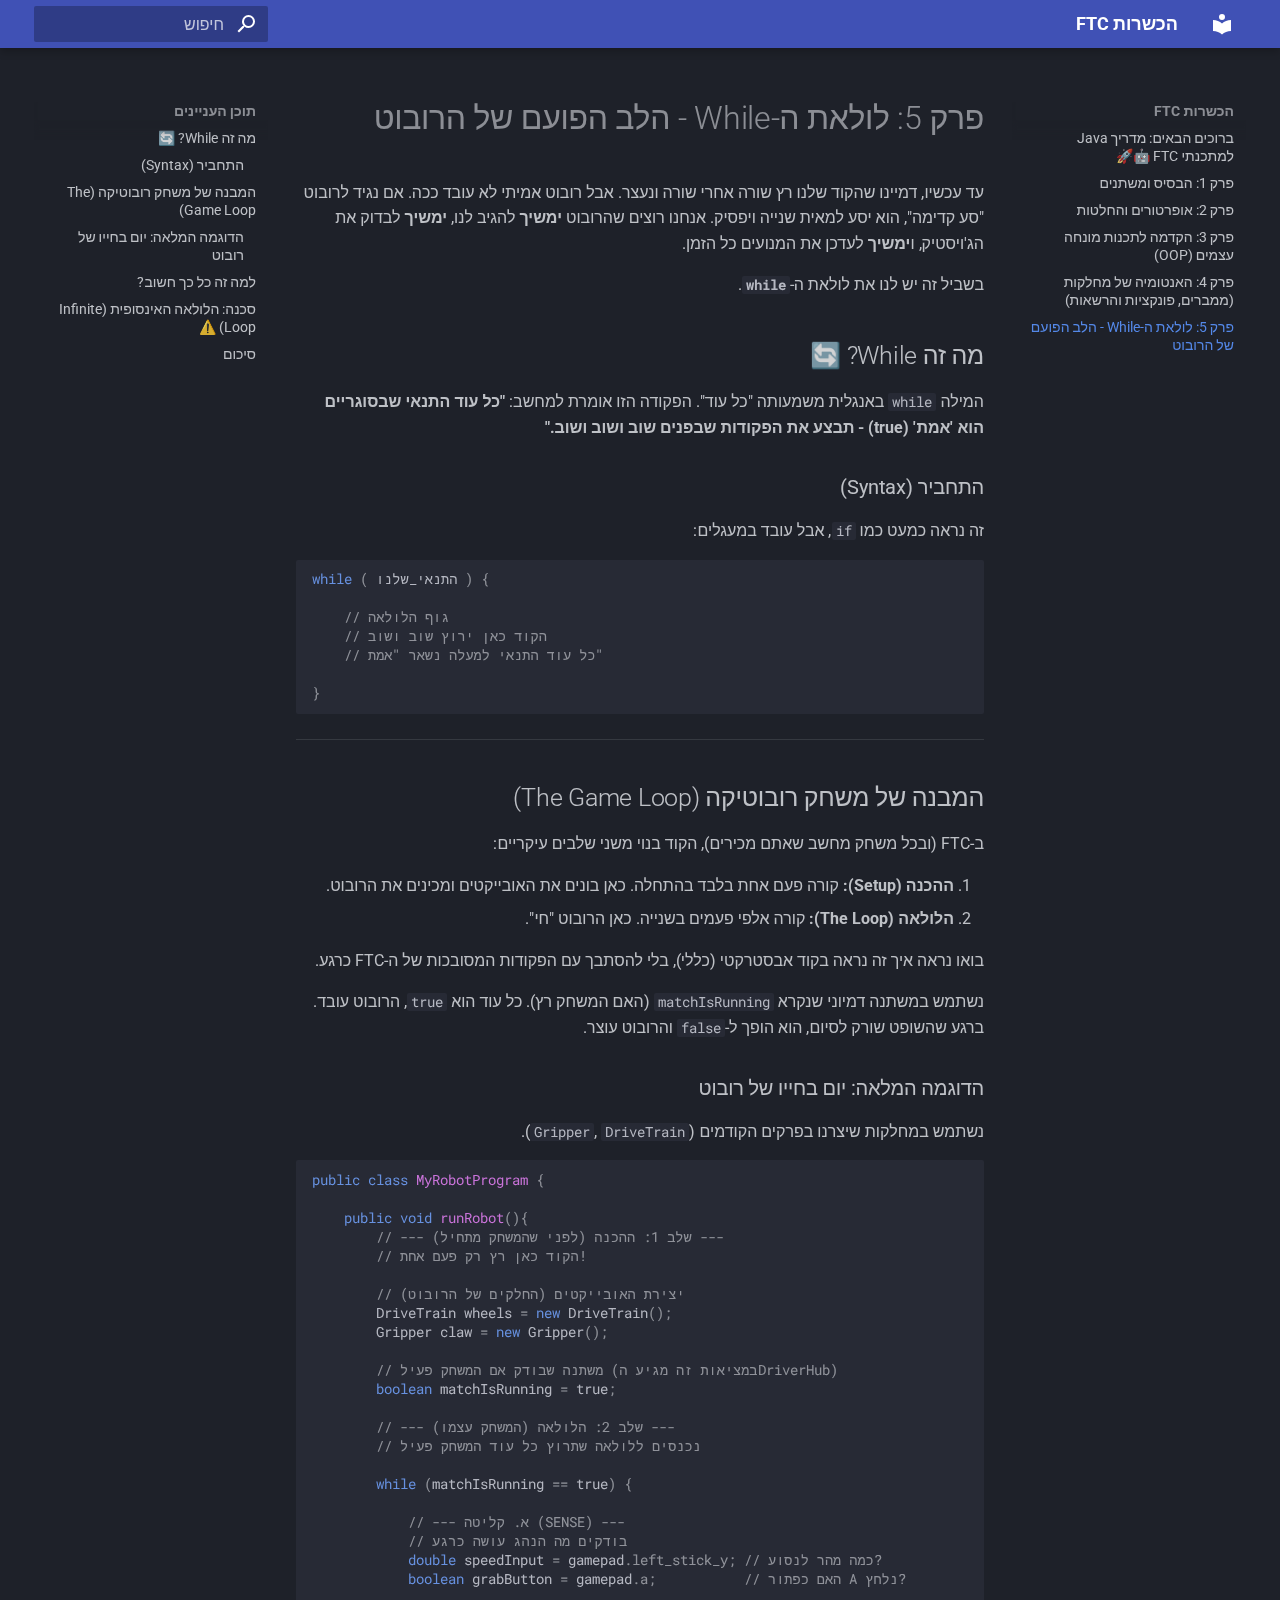
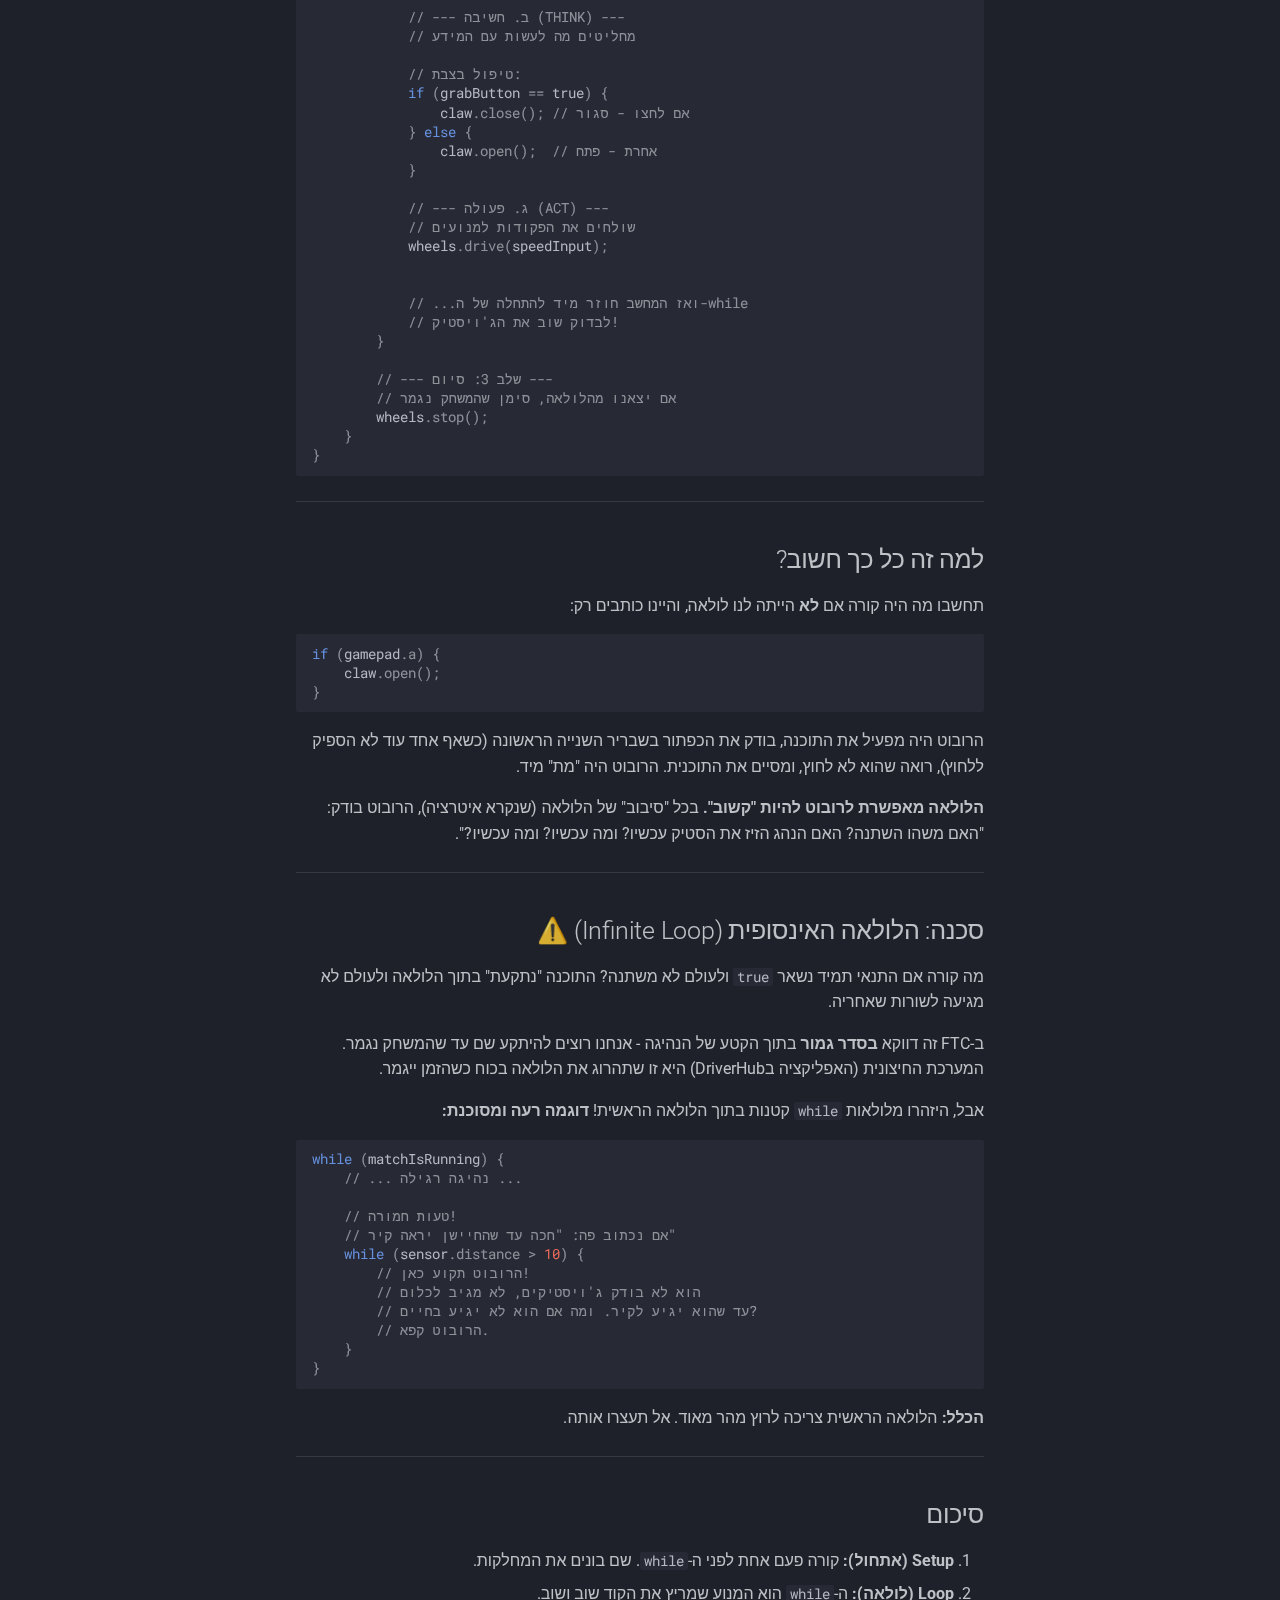
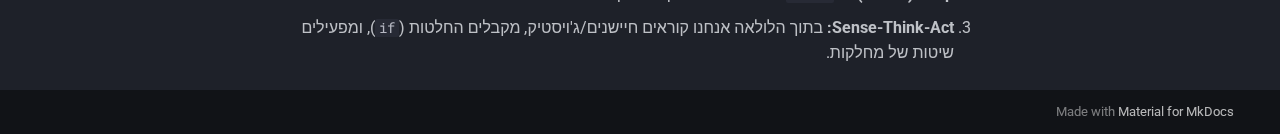
<file: 5-while-loop/index.html>
<!doctype html>
<html lang="he" class="no-js">
  <head>
    
      <meta charset="utf-8">
      <meta name="viewport" content="width=device-width,initial-scale=1">
      
      
      
      
        <link rel="prev" href="../4-oop-2/">
      
      
      
        
      
      
      <link rel="icon" href="../assets/images/favicon.png">
      <meta name="generator" content="mkdocs-1.6.1, mkdocs-material-9.7.0">
    
    
      
        <title>פרק 5: לולאת ה-While - הלב הפועם של הרובוט - הכשרות FTC</title>
      
    
    
      <link rel="stylesheet" href="../assets/stylesheets/main.618322db.min.css">
      
        
        <link rel="stylesheet" href="../assets/stylesheets/palette.ab4e12ef.min.css">
      
      


    
    
      
    
    
      
        
        
        <link rel="preconnect" href="https://fonts.gstatic.com" crossorigin>
        <link rel="stylesheet" href="https://fonts.googleapis.com/css?family=Roboto:300,300i,400,400i,700,700i%7CRoboto+Mono:400,400i,700,700i&display=fallback">
        <style>:root{--md-text-font:"Roboto";--md-code-font:"Roboto Mono"}</style>
      
    
    
      <link rel="stylesheet" href="../stylesheets/extra.css">
    
    <script>__md_scope=new URL("..",location),__md_hash=e=>[...e].reduce(((e,_)=>(e<<5)-e+_.charCodeAt(0)),0),__md_get=(e,_=localStorage,t=__md_scope)=>JSON.parse(_.getItem(t.pathname+"."+e)),__md_set=(e,_,t=localStorage,a=__md_scope)=>{try{t.setItem(a.pathname+"."+e,JSON.stringify(_))}catch(e){}}</script>
    
      

    
    
  </head>
  
  
    
    
    
    
    
    <body dir="rtl" data-md-color-scheme="slate" data-md-color-primary="indigo" data-md-color-accent="indigo">
  
    
    <input class="md-toggle" data-md-toggle="drawer" type="checkbox" id="__drawer" autocomplete="off">
    <input class="md-toggle" data-md-toggle="search" type="checkbox" id="__search" autocomplete="off">
    <label class="md-overlay" for="__drawer"></label>
    <div data-md-component="skip">
      
        
        <a href="#5-while-" class="md-skip">
          לדלג לתוכן
        </a>
      
    </div>
    <div data-md-component="announce">
      
    </div>
    
    
      

  

<header class="md-header md-header--shadow" data-md-component="header">
  <nav class="md-header__inner md-grid" aria-label="כותרת עליונה">
    <a href=".." title="הכשרות FTC" class="md-header__button md-logo" aria-label="הכשרות FTC" data-md-component="logo">
      
  
  <svg xmlns="http://www.w3.org/2000/svg" viewBox="0 0 24 24"><path d="M12 8a3 3 0 0 0 3-3 3 3 0 0 0-3-3 3 3 0 0 0-3 3 3 3 0 0 0 3 3m0 3.54C9.64 9.35 6.5 8 3 8v11c3.5 0 6.64 1.35 9 3.54 2.36-2.19 5.5-3.54 9-3.54V8c-3.5 0-6.64 1.35-9 3.54"/></svg>

    </a>
    <label class="md-header__button md-icon" for="__drawer">
      
      <svg xmlns="http://www.w3.org/2000/svg" viewBox="0 0 24 24"><path d="M3 6h18v2H3zm0 5h18v2H3zm0 5h18v2H3z"/></svg>
    </label>
    <div class="md-header__title" data-md-component="header-title">
      <div class="md-header__ellipsis">
        <div class="md-header__topic">
          <span class="md-ellipsis">
            הכשרות FTC
          </span>
        </div>
        <div class="md-header__topic" data-md-component="header-topic">
          <span class="md-ellipsis">
            
              פרק 5: לולאת ה-While - הלב הפועם של הרובוט
            
          </span>
        </div>
      </div>
    </div>
    
      
    
    
    
    
      
      
        <label class="md-header__button md-icon" for="__search">
          
          <svg xmlns="http://www.w3.org/2000/svg" viewBox="0 0 24 24"><path d="M9.5 3A6.5 6.5 0 0 1 16 9.5c0 1.61-.59 3.09-1.56 4.23l.27.27h.79l5 5-1.5 1.5-5-5v-.79l-.27-.27A6.52 6.52 0 0 1 9.5 16 6.5 6.5 0 0 1 3 9.5 6.5 6.5 0 0 1 9.5 3m0 2C7 5 5 7 5 9.5S7 14 9.5 14 14 12 14 9.5 12 5 9.5 5"/></svg>
        </label>
        <div class="md-search" data-md-component="search" role="dialog">
  <label class="md-search__overlay" for="__search"></label>
  <div class="md-search__inner" role="search">
    <form class="md-search__form" name="search">
      <input type="text" class="md-search__input" name="query" aria-label="חיפוש" placeholder="חיפוש" autocapitalize="off" autocorrect="off" autocomplete="off" spellcheck="false" data-md-component="search-query" required>
      <label class="md-search__icon md-icon" for="__search">
        
        <svg xmlns="http://www.w3.org/2000/svg" viewBox="0 0 24 24"><path d="M9.5 3A6.5 6.5 0 0 1 16 9.5c0 1.61-.59 3.09-1.56 4.23l.27.27h.79l5 5-1.5 1.5-5-5v-.79l-.27-.27A6.52 6.52 0 0 1 9.5 16 6.5 6.5 0 0 1 3 9.5 6.5 6.5 0 0 1 9.5 3m0 2C7 5 5 7 5 9.5S7 14 9.5 14 14 12 14 9.5 12 5 9.5 5"/></svg>
        
        <svg xmlns="http://www.w3.org/2000/svg" viewBox="0 0 24 24"><path d="M20 11v2H8l5.5 5.5-1.42 1.42L4.16 12l7.92-7.92L13.5 5.5 8 11z"/></svg>
      </label>
      <nav class="md-search__options" aria-label="חיפוש">
        
        <button type="reset" class="md-search__icon md-icon" title="ניקוי" aria-label="ניקוי" tabindex="-1">
          
          <svg xmlns="http://www.w3.org/2000/svg" viewBox="0 0 24 24"><path d="M19 6.41 17.59 5 12 10.59 6.41 5 5 6.41 10.59 12 5 17.59 6.41 19 12 13.41 17.59 19 19 17.59 13.41 12z"/></svg>
        </button>
      </nav>
      
    </form>
    <div class="md-search__output">
      <div class="md-search__scrollwrap" tabindex="0" data-md-scrollfix>
        <div class="md-search-result" data-md-component="search-result">
          <div class="md-search-result__meta">
            אתחול חיפוש
          </div>
          <ol class="md-search-result__list" role="presentation"></ol>
        </div>
      </div>
    </div>
  </div>
</div>
      
    
    
  </nav>
  
</header>
    
    <div class="md-container" data-md-component="container">
      
      
        
          
        
      
      <main class="md-main" data-md-component="main">
        <div class="md-main__inner md-grid">
          
            
              
              <div class="md-sidebar md-sidebar--primary" data-md-component="sidebar" data-md-type="navigation" >
                <div class="md-sidebar__scrollwrap">
                  <div class="md-sidebar__inner">
                    



<nav class="md-nav md-nav--primary" aria-label="ניווט" data-md-level="0">
  <label class="md-nav__title" for="__drawer">
    <a href=".." title="הכשרות FTC" class="md-nav__button md-logo" aria-label="הכשרות FTC" data-md-component="logo">
      
  
  <svg xmlns="http://www.w3.org/2000/svg" viewBox="0 0 24 24"><path d="M12 8a3 3 0 0 0 3-3 3 3 0 0 0-3-3 3 3 0 0 0-3 3 3 3 0 0 0 3 3m0 3.54C9.64 9.35 6.5 8 3 8v11c3.5 0 6.64 1.35 9 3.54 2.36-2.19 5.5-3.54 9-3.54V8c-3.5 0-6.64 1.35-9 3.54"/></svg>

    </a>
    הכשרות FTC
  </label>
  
  <ul class="md-nav__list" data-md-scrollfix>
    
      
      
  
  
  
  
    <li class="md-nav__item">
      <a href=".." class="md-nav__link">
        
  
  
  <span class="md-ellipsis">
    
  
    ברוכים הבאים: מדריך Java למתכנתי FTC 🤖🚀
  

    
  </span>
  
  

      </a>
    </li>
  

    
      
      
  
  
  
  
    <li class="md-nav__item">
      <a href="../1-variables/" class="md-nav__link">
        
  
  
  <span class="md-ellipsis">
    
  
    פרק 1: הבסיס ומשתנים
  

    
  </span>
  
  

      </a>
    </li>
  

    
      
      
  
  
  
  
    <li class="md-nav__item">
      <a href="../2-operators/" class="md-nav__link">
        
  
  
  <span class="md-ellipsis">
    
  
    פרק 2: אופרטורים והחלטות
  

    
  </span>
  
  

      </a>
    </li>
  

    
      
      
  
  
  
  
    <li class="md-nav__item">
      <a href="../3-oop/" class="md-nav__link">
        
  
  
  <span class="md-ellipsis">
    
  
    פרק 3: הקדמה לתכנות מונחה עצמים (OOP)
  

    
  </span>
  
  

      </a>
    </li>
  

    
      
      
  
  
  
  
    <li class="md-nav__item">
      <a href="../4-oop-2/" class="md-nav__link">
        
  
  
  <span class="md-ellipsis">
    
  
    פרק 4: האנטומיה של מחלקות (ממברים, פונקציות והרשאות)
  

    
  </span>
  
  

      </a>
    </li>
  

    
      
      
  
  
    
  
  
  
    <li class="md-nav__item md-nav__item--active">
      
      <input class="md-nav__toggle md-toggle" type="checkbox" id="__toc">
      
      
        
      
      
        <label class="md-nav__link md-nav__link--active" for="__toc">
          
  
  
  <span class="md-ellipsis">
    
  
    פרק 5: לולאת ה-While - הלב הפועם של הרובוט
  

    
  </span>
  
  

          <span class="md-nav__icon md-icon"></span>
        </label>
      
      <a href="./" class="md-nav__link md-nav__link--active">
        
  
  
  <span class="md-ellipsis">
    
  
    פרק 5: לולאת ה-While - הלב הפועם של הרובוט
  

    
  </span>
  
  

      </a>
      
        

<nav class="md-nav md-nav--secondary" aria-label="תוכן העניינים">
  
  
  
    
  
  
    <label class="md-nav__title" for="__toc">
      <span class="md-nav__icon md-icon"></span>
      תוכן העניינים
    </label>
    <ul class="md-nav__list" data-md-component="toc" data-md-scrollfix>
      
        <li class="md-nav__item">
  <a href="#while" class="md-nav__link">
    <span class="md-ellipsis">
      
        מה זה While? 🔄
      
    </span>
  </a>
  
    <nav class="md-nav" aria-label="מה זה While? 🔄">
      <ul class="md-nav__list">
        
          <li class="md-nav__item">
  <a href="#syntax" class="md-nav__link">
    <span class="md-ellipsis">
      
        התחביר (Syntax)
      
    </span>
  </a>
  
</li>
        
      </ul>
    </nav>
  
</li>
      
        <li class="md-nav__item">
  <a href="#the-game-loop" class="md-nav__link">
    <span class="md-ellipsis">
      
        המבנה של משחק רובוטיקה (The Game Loop)
      
    </span>
  </a>
  
    <nav class="md-nav" aria-label="המבנה של משחק רובוטיקה (The Game Loop)">
      <ul class="md-nav__list">
        
          <li class="md-nav__item">
  <a href="#_1" class="md-nav__link">
    <span class="md-ellipsis">
      
        הדוגמה המלאה: יום בחייו של רובוט
      
    </span>
  </a>
  
</li>
        
      </ul>
    </nav>
  
</li>
      
        <li class="md-nav__item">
  <a href="#_2" class="md-nav__link">
    <span class="md-ellipsis">
      
        למה זה כל כך חשוב?
      
    </span>
  </a>
  
</li>
      
        <li class="md-nav__item">
  <a href="#infinite-loop" class="md-nav__link">
    <span class="md-ellipsis">
      
        סכנה: הלולאה האינסופית (Infinite Loop) ⚠️
      
    </span>
  </a>
  
</li>
      
        <li class="md-nav__item">
  <a href="#_3" class="md-nav__link">
    <span class="md-ellipsis">
      
        סיכום
      
    </span>
  </a>
  
</li>
      
    </ul>
  
</nav>
      
    </li>
  

    
  </ul>
</nav>
                  </div>
                </div>
              </div>
            
            
              
              <div class="md-sidebar md-sidebar--secondary" data-md-component="sidebar" data-md-type="toc" >
                <div class="md-sidebar__scrollwrap">
                  <div class="md-sidebar__inner">
                    

<nav class="md-nav md-nav--secondary" aria-label="תוכן העניינים">
  
  
  
    
  
  
    <label class="md-nav__title" for="__toc">
      <span class="md-nav__icon md-icon"></span>
      תוכן העניינים
    </label>
    <ul class="md-nav__list" data-md-component="toc" data-md-scrollfix>
      
        <li class="md-nav__item">
  <a href="#while" class="md-nav__link">
    <span class="md-ellipsis">
      
        מה זה While? 🔄
      
    </span>
  </a>
  
    <nav class="md-nav" aria-label="מה זה While? 🔄">
      <ul class="md-nav__list">
        
          <li class="md-nav__item">
  <a href="#syntax" class="md-nav__link">
    <span class="md-ellipsis">
      
        התחביר (Syntax)
      
    </span>
  </a>
  
</li>
        
      </ul>
    </nav>
  
</li>
      
        <li class="md-nav__item">
  <a href="#the-game-loop" class="md-nav__link">
    <span class="md-ellipsis">
      
        המבנה של משחק רובוטיקה (The Game Loop)
      
    </span>
  </a>
  
    <nav class="md-nav" aria-label="המבנה של משחק רובוטיקה (The Game Loop)">
      <ul class="md-nav__list">
        
          <li class="md-nav__item">
  <a href="#_1" class="md-nav__link">
    <span class="md-ellipsis">
      
        הדוגמה המלאה: יום בחייו של רובוט
      
    </span>
  </a>
  
</li>
        
      </ul>
    </nav>
  
</li>
      
        <li class="md-nav__item">
  <a href="#_2" class="md-nav__link">
    <span class="md-ellipsis">
      
        למה זה כל כך חשוב?
      
    </span>
  </a>
  
</li>
      
        <li class="md-nav__item">
  <a href="#infinite-loop" class="md-nav__link">
    <span class="md-ellipsis">
      
        סכנה: הלולאה האינסופית (Infinite Loop) ⚠️
      
    </span>
  </a>
  
</li>
      
        <li class="md-nav__item">
  <a href="#_3" class="md-nav__link">
    <span class="md-ellipsis">
      
        סיכום
      
    </span>
  </a>
  
</li>
      
    </ul>
  
</nav>
                  </div>
                </div>
              </div>
            
          
          
            <div class="md-content" data-md-component="content">
              
              <article class="md-content__inner md-typeset">
                
                  



<h1 id="5-while-">פרק 5: לולאת ה-While - הלב הפועם של הרובוט</h1>
<p>עד עכשיו, דמיינו שהקוד שלנו רץ שורה אחרי שורה ונעצר.
אבל רובוט אמיתי לא עובד ככה. אם נגיד לרובוט "סע קדימה", הוא יסע למאית שנייה ויפסיק.
אנחנו רוצים שהרובוט <strong>ימשיך</strong> להגיב לנו, <strong>ימשיך</strong> לבדוק את הג'ויסטיק, ו<strong>ימשיך</strong> לעדכן את המנועים כל הזמן.</p>
<p>בשביל זה יש לנו את לולאת ה-<strong><code>while</code></strong>.</p>
<h2 id="while">מה זה While? 🔄</h2>
<p>המילה <code>while</code> באנגלית משמעותה "כל עוד".
הפקודה הזו אומרת למחשב:
<strong>"כל עוד התנאי שבסוגריים הוא 'אמת' (true) - תבצע את הפקודות שבפנים שוב ושוב ושוב."</strong></p>
<h3 id="syntax">התחביר (Syntax)</h3>
<p>זה נראה כמעט כמו <code>if</code>, אבל עובד במעגלים:</p>
<div class="highlight"><pre><span></span><code><a id="__codelineno-0-1" name="__codelineno-0-1" href="#__codelineno-0-1"></a><span class="k">while</span><span class="w"> </span><span class="p">(</span><span class="w"> </span><span class="n">התנאי_שלנו</span><span class="w"> </span><span class="p">)</span><span class="w"> </span><span class="p">{</span>
<a id="__codelineno-0-2" name="__codelineno-0-2" href="#__codelineno-0-2"></a>
<a id="__codelineno-0-3" name="__codelineno-0-3" href="#__codelineno-0-3"></a><span class="w">    </span><span class="c1">// גוף הלולאה</span>
<a id="__codelineno-0-4" name="__codelineno-0-4" href="#__codelineno-0-4"></a><span class="w">    </span><span class="c1">// הקוד כאן ירוץ שוב ושוב</span>
<a id="__codelineno-0-5" name="__codelineno-0-5" href="#__codelineno-0-5"></a><span class="w">    </span><span class="c1">// כל עוד התנאי למעלה נשאר &quot;אמת&quot;</span>
<a id="__codelineno-0-6" name="__codelineno-0-6" href="#__codelineno-0-6"></a>
<a id="__codelineno-0-7" name="__codelineno-0-7" href="#__codelineno-0-7"></a><span class="p">}</span>
</code></pre></div>
<hr />
<h2 id="the-game-loop">המבנה של משחק רובוטיקה (The Game Loop)</h2>
<p>ב-FTC (ובכל משחק מחשב שאתם מכירים), הקוד בנוי משני שלבים עיקריים:</p>
<ol>
<li><strong>ההכנה (Setup):</strong> קורה פעם אחת בלבד בהתחלה. כאן בונים את האובייקטים ומכינים את הרובוט.</li>
<li><strong>הלולאה (The Loop):</strong> קורה אלפי פעמים בשנייה. כאן הרובוט "חי".</li>
</ol>
<p>בואו נראה איך זה נראה בקוד אבסטרקטי (כללי), בלי להסתבך עם הפקודות המסובכות של ה-FTC כרגע.</p>
<p>נשתמש במשתנה דמיוני שנקרא <code>matchIsRunning</code> (האם המשחק רץ). כל עוד הוא <code>true</code>, הרובוט עובד. ברגע שהשופט שורק לסיום, הוא הופך ל-<code>false</code> והרובוט עוצר.</p>
<h3 id="_1">הדוגמה המלאה: יום בחייו של רובוט</h3>
<p>נשתמש במחלקות שיצרנו בפרקים הקודמים (<code>Gripper</code>, <code>DriveTrain</code>).</p>
<div class="highlight"><pre><span></span><code><a id="__codelineno-1-1" name="__codelineno-1-1" href="#__codelineno-1-1"></a><span class="kd">public</span><span class="w"> </span><span class="kd">class</span> <span class="nc">MyRobotProgram</span><span class="w"> </span><span class="p">{</span>
<a id="__codelineno-1-2" name="__codelineno-1-2" href="#__codelineno-1-2"></a>
<a id="__codelineno-1-3" name="__codelineno-1-3" href="#__codelineno-1-3"></a><span class="w">    </span><span class="kd">public</span><span class="w"> </span><span class="kt">void</span><span class="w"> </span><span class="nf">runRobot</span><span class="p">(){</span>
<a id="__codelineno-1-4" name="__codelineno-1-4" href="#__codelineno-1-4"></a><span class="w">        </span><span class="c1">// --- שלב 1: ההכנה (לפני שהמשחק מתחיל) ---</span>
<a id="__codelineno-1-5" name="__codelineno-1-5" href="#__codelineno-1-5"></a><span class="w">        </span><span class="c1">// הקוד כאן רץ רק פעם אחת!</span>
<a id="__codelineno-1-6" name="__codelineno-1-6" href="#__codelineno-1-6"></a>
<a id="__codelineno-1-7" name="__codelineno-1-7" href="#__codelineno-1-7"></a><span class="w">        </span><span class="c1">// יצירת האובייקטים (החלקים של הרובוט)</span>
<a id="__codelineno-1-8" name="__codelineno-1-8" href="#__codelineno-1-8"></a><span class="w">        </span><span class="n">DriveTrain</span><span class="w"> </span><span class="n">wheels</span><span class="w"> </span><span class="o">=</span><span class="w"> </span><span class="k">new</span><span class="w"> </span><span class="n">DriveTrain</span><span class="p">();</span>
<a id="__codelineno-1-9" name="__codelineno-1-9" href="#__codelineno-1-9"></a><span class="w">        </span><span class="n">Gripper</span><span class="w"> </span><span class="n">claw</span><span class="w"> </span><span class="o">=</span><span class="w"> </span><span class="k">new</span><span class="w"> </span><span class="n">Gripper</span><span class="p">();</span>
<a id="__codelineno-1-10" name="__codelineno-1-10" href="#__codelineno-1-10"></a>
<a id="__codelineno-1-11" name="__codelineno-1-11" href="#__codelineno-1-11"></a><span class="w">        </span><span class="c1">// משתנה שבודק אם המשחק פעיל (במציאות זה מגיע הDriverHub)</span>
<a id="__codelineno-1-12" name="__codelineno-1-12" href="#__codelineno-1-12"></a><span class="w">        </span><span class="kt">boolean</span><span class="w"> </span><span class="n">matchIsRunning</span><span class="w"> </span><span class="o">=</span><span class="w"> </span><span class="kc">true</span><span class="p">;</span><span class="w"> </span>
<a id="__codelineno-1-13" name="__codelineno-1-13" href="#__codelineno-1-13"></a>
<a id="__codelineno-1-14" name="__codelineno-1-14" href="#__codelineno-1-14"></a><span class="w">        </span><span class="c1">// --- שלב 2: הלולאה (המשחק עצמו) ---</span>
<a id="__codelineno-1-15" name="__codelineno-1-15" href="#__codelineno-1-15"></a><span class="w">        </span><span class="c1">// נכנסים ללולאה שתרוץ כל עוד המשחק פעיל</span>
<a id="__codelineno-1-16" name="__codelineno-1-16" href="#__codelineno-1-16"></a>
<a id="__codelineno-1-17" name="__codelineno-1-17" href="#__codelineno-1-17"></a><span class="w">        </span><span class="k">while</span><span class="w"> </span><span class="p">(</span><span class="n">matchIsRunning</span><span class="w"> </span><span class="o">==</span><span class="w"> </span><span class="kc">true</span><span class="p">)</span><span class="w"> </span><span class="p">{</span>
<a id="__codelineno-1-18" name="__codelineno-1-18" href="#__codelineno-1-18"></a>
<a id="__codelineno-1-19" name="__codelineno-1-19" href="#__codelineno-1-19"></a><span class="w">            </span><span class="c1">// --- א. קליטה (SENSE) ---</span>
<a id="__codelineno-1-20" name="__codelineno-1-20" href="#__codelineno-1-20"></a><span class="w">            </span><span class="c1">// בודקים מה הנהג עושה כרגע</span>
<a id="__codelineno-1-21" name="__codelineno-1-21" href="#__codelineno-1-21"></a><span class="w">            </span><span class="kt">double</span><span class="w"> </span><span class="n">speedInput</span><span class="w"> </span><span class="o">=</span><span class="w"> </span><span class="n">gamepad</span><span class="p">.</span><span class="na">left_stick_y</span><span class="p">;</span><span class="w"> </span><span class="c1">// כמה מהר לנסוע?</span>
<a id="__codelineno-1-22" name="__codelineno-1-22" href="#__codelineno-1-22"></a><span class="w">            </span><span class="kt">boolean</span><span class="w"> </span><span class="n">grabButton</span><span class="w"> </span><span class="o">=</span><span class="w"> </span><span class="n">gamepad</span><span class="p">.</span><span class="na">a</span><span class="p">;</span><span class="w">           </span><span class="c1">// האם כפתור A נלחץ?</span>
<a id="__codelineno-1-23" name="__codelineno-1-23" href="#__codelineno-1-23"></a>
<a id="__codelineno-1-24" name="__codelineno-1-24" href="#__codelineno-1-24"></a><span class="w">            </span><span class="c1">// --- ב. חשיבה (THINK) ---</span>
<a id="__codelineno-1-25" name="__codelineno-1-25" href="#__codelineno-1-25"></a><span class="w">            </span><span class="c1">// מחליטים מה לעשות עם המידע</span>
<a id="__codelineno-1-26" name="__codelineno-1-26" href="#__codelineno-1-26"></a>
<a id="__codelineno-1-27" name="__codelineno-1-27" href="#__codelineno-1-27"></a><span class="w">            </span><span class="c1">// טיפול בצבת:</span>
<a id="__codelineno-1-28" name="__codelineno-1-28" href="#__codelineno-1-28"></a><span class="w">            </span><span class="k">if</span><span class="w"> </span><span class="p">(</span><span class="n">grabButton</span><span class="w"> </span><span class="o">==</span><span class="w"> </span><span class="kc">true</span><span class="p">)</span><span class="w"> </span><span class="p">{</span>
<a id="__codelineno-1-29" name="__codelineno-1-29" href="#__codelineno-1-29"></a><span class="w">                </span><span class="n">claw</span><span class="p">.</span><span class="na">close</span><span class="p">();</span><span class="w"> </span><span class="c1">// אם לחצו - סגור</span>
<a id="__codelineno-1-30" name="__codelineno-1-30" href="#__codelineno-1-30"></a><span class="w">            </span><span class="p">}</span><span class="w"> </span><span class="k">else</span><span class="w"> </span><span class="p">{</span>
<a id="__codelineno-1-31" name="__codelineno-1-31" href="#__codelineno-1-31"></a><span class="w">                </span><span class="n">claw</span><span class="p">.</span><span class="na">open</span><span class="p">();</span><span class="w">  </span><span class="c1">// אחרת - פתח</span>
<a id="__codelineno-1-32" name="__codelineno-1-32" href="#__codelineno-1-32"></a><span class="w">            </span><span class="p">}</span>
<a id="__codelineno-1-33" name="__codelineno-1-33" href="#__codelineno-1-33"></a>
<a id="__codelineno-1-34" name="__codelineno-1-34" href="#__codelineno-1-34"></a><span class="w">            </span><span class="c1">// --- ג. פעולה (ACT) ---</span>
<a id="__codelineno-1-35" name="__codelineno-1-35" href="#__codelineno-1-35"></a><span class="w">            </span><span class="c1">// שולחים את הפקודות למנועים</span>
<a id="__codelineno-1-36" name="__codelineno-1-36" href="#__codelineno-1-36"></a><span class="w">            </span><span class="n">wheels</span><span class="p">.</span><span class="na">drive</span><span class="p">(</span><span class="n">speedInput</span><span class="p">);</span>
<a id="__codelineno-1-37" name="__codelineno-1-37" href="#__codelineno-1-37"></a>
<a id="__codelineno-1-38" name="__codelineno-1-38" href="#__codelineno-1-38"></a>
<a id="__codelineno-1-39" name="__codelineno-1-39" href="#__codelineno-1-39"></a><span class="w">            </span><span class="c1">// ...ואז המחשב חוזר מיד להתחלה של ה-while</span>
<a id="__codelineno-1-40" name="__codelineno-1-40" href="#__codelineno-1-40"></a><span class="w">            </span><span class="c1">// לבדוק שוב את הג&#39;ויסטיק!</span>
<a id="__codelineno-1-41" name="__codelineno-1-41" href="#__codelineno-1-41"></a><span class="w">        </span><span class="p">}</span>
<a id="__codelineno-1-42" name="__codelineno-1-42" href="#__codelineno-1-42"></a>
<a id="__codelineno-1-43" name="__codelineno-1-43" href="#__codelineno-1-43"></a><span class="w">        </span><span class="c1">// --- שלב 3: סיום ---</span>
<a id="__codelineno-1-44" name="__codelineno-1-44" href="#__codelineno-1-44"></a><span class="w">        </span><span class="c1">// אם יצאנו מהלולאה, סימן שהמשחק נגמר</span>
<a id="__codelineno-1-45" name="__codelineno-1-45" href="#__codelineno-1-45"></a><span class="w">        </span><span class="n">wheels</span><span class="p">.</span><span class="na">stop</span><span class="p">();</span>
<a id="__codelineno-1-46" name="__codelineno-1-46" href="#__codelineno-1-46"></a><span class="w">    </span><span class="p">}</span>
<a id="__codelineno-1-47" name="__codelineno-1-47" href="#__codelineno-1-47"></a><span class="p">}</span>
</code></pre></div>
<hr />
<h2 id="_2">למה זה כל כך חשוב?</h2>
<p>תחשבו מה היה קורה אם <strong>לא</strong> הייתה לנו לולאה, והיינו כותבים רק:</p>
<div class="highlight"><pre><span></span><code><a id="__codelineno-2-1" name="__codelineno-2-1" href="#__codelineno-2-1"></a><span class="k">if</span><span class="w"> </span><span class="p">(</span><span class="n">gamepad</span><span class="p">.</span><span class="na">a</span><span class="p">)</span><span class="w"> </span><span class="p">{</span>
<a id="__codelineno-2-2" name="__codelineno-2-2" href="#__codelineno-2-2"></a><span class="w">    </span><span class="n">claw</span><span class="p">.</span><span class="na">open</span><span class="p">();</span>
<a id="__codelineno-2-3" name="__codelineno-2-3" href="#__codelineno-2-3"></a><span class="p">}</span>
</code></pre></div>
<p>הרובוט היה מפעיל את התוכנה, בודק את הכפתור בשבריר השנייה הראשונה (כשאף אחד עוד לא הספיק ללחוץ), רואה שהוא לא לחוץ, ומסיים את התוכנית. הרובוט היה "מת" מיד.</p>
<p><strong>הלולאה מאפשרת לרובוט להיות "קשוב".</strong> בכל "סיבוב" של הלולאה (שנקרא איטרציה), הרובוט בודק: "האם משהו השתנה? האם הנהג הזיז את הסטיק עכשיו? ומה עכשיו? ומה עכשיו?".</p>
<hr />
<h2 id="infinite-loop">סכנה: הלולאה האינסופית (Infinite Loop) ⚠️</h2>
<p>מה קורה אם התנאי תמיד נשאר <code>true</code> ולעולם לא משתנה?
התוכנה "נתקעת" בתוך הלולאה ולעולם לא מגיעה לשורות שאחריה.</p>
<p>ב-FTC זה דווקא <strong>בסדר גמור</strong> בתוך הקטע של הנהיגה - אנחנו רוצים להיתקע שם עד שהמשחק נגמר. המערכת החיצונית (האפליקציה בDriverHub) היא זו שתהרוג את הלולאה בכוח כשהזמן ייגמר.</p>
<p>אבל, היזהרו מלולאות <code>while</code> קטנות בתוך הלולאה הראשית!
<strong>דוגמה רעה ומסוכנת:</strong></p>
<div class="highlight"><pre><span></span><code><a id="__codelineno-3-1" name="__codelineno-3-1" href="#__codelineno-3-1"></a><span class="k">while</span><span class="w"> </span><span class="p">(</span><span class="n">matchIsRunning</span><span class="p">)</span><span class="w"> </span><span class="p">{</span>
<a id="__codelineno-3-2" name="__codelineno-3-2" href="#__codelineno-3-2"></a><span class="w">    </span><span class="c1">// ... נהיגה רגילה ...</span>
<a id="__codelineno-3-3" name="__codelineno-3-3" href="#__codelineno-3-3"></a>
<a id="__codelineno-3-4" name="__codelineno-3-4" href="#__codelineno-3-4"></a><span class="w">    </span><span class="c1">// טעות חמורה!</span>
<a id="__codelineno-3-5" name="__codelineno-3-5" href="#__codelineno-3-5"></a><span class="w">    </span><span class="c1">// אם נכתוב פה: &quot;חכה עד שהחיישן יראה קיר&quot;</span>
<a id="__codelineno-3-6" name="__codelineno-3-6" href="#__codelineno-3-6"></a><span class="w">    </span><span class="k">while</span><span class="w"> </span><span class="p">(</span><span class="n">sensor</span><span class="p">.</span><span class="na">distance</span><span class="w"> </span><span class="o">&gt;</span><span class="w"> </span><span class="mi">10</span><span class="p">)</span><span class="w"> </span><span class="p">{</span>
<a id="__codelineno-3-7" name="__codelineno-3-7" href="#__codelineno-3-7"></a><span class="w">        </span><span class="c1">// הרובוט תקוע כאן!</span>
<a id="__codelineno-3-8" name="__codelineno-3-8" href="#__codelineno-3-8"></a><span class="w">        </span><span class="c1">// הוא לא בודק ג&#39;ויסטיקים, לא מגיב לכלום</span>
<a id="__codelineno-3-9" name="__codelineno-3-9" href="#__codelineno-3-9"></a><span class="w">        </span><span class="c1">// עד שהוא יגיע לקיר. ומה אם הוא לא יגיע בחיים?</span>
<a id="__codelineno-3-10" name="__codelineno-3-10" href="#__codelineno-3-10"></a><span class="w">        </span><span class="c1">// הרובוט קפא.</span>
<a id="__codelineno-3-11" name="__codelineno-3-11" href="#__codelineno-3-11"></a><span class="w">    </span><span class="p">}</span>
<a id="__codelineno-3-12" name="__codelineno-3-12" href="#__codelineno-3-12"></a><span class="p">}</span>
</code></pre></div>
<p><strong>הכלל:</strong> הלולאה הראשית צריכה לרוץ מהר מאוד. אל תעצרו אותה.</p>
<hr />
<h2 id="_3">סיכום</h2>
<ol>
<li><strong>Setup (אתחול):</strong> קורה פעם אחת לפני ה-<code>while</code>. שם בונים את המחלקות.</li>
<li><strong>Loop (לולאה):</strong> ה-<code>while</code> הוא המנוע שמריץ את הקוד שוב ושוב.</li>
<li><strong>Sense-Think-Act:</strong> בתוך הלולאה אנחנו קוראים חיישנים/ג'ויסטיק, מקבלים החלטות (<code>if</code>), ומפעילים שיטות של מחלקות.</li>
</ol>












                
              </article>
            </div>
          
          
<script>var target=document.getElementById(location.hash.slice(1));target&&target.name&&(target.checked=target.name.startsWith("__tabbed_"))</script>
        </div>
        
      </main>
      
        <footer class="md-footer">
  
  <div class="md-footer-meta md-typeset">
    <div class="md-footer-meta__inner md-grid">
      <div class="md-copyright">
  
  
    Made with
    <a href="https://squidfunk.github.io/mkdocs-material/" target="_blank" rel="noopener">
      Material for MkDocs
    </a>
  
</div>
      
    </div>
  </div>
</footer>
      
    </div>
    <div class="md-dialog" data-md-component="dialog">
      <div class="md-dialog__inner md-typeset"></div>
    </div>
    
    
    
      
      
      <script id="__config" type="application/json">{"annotate": null, "base": "..", "features": [], "search": "../assets/javascripts/workers/search.7a47a382.min.js", "tags": null, "translations": {"clipboard.copied": "\u05d4\u05d5\u05e2\u05ea\u05e7 \u05dc\u05dc\u05d5\u05d7", "clipboard.copy": "\u05d4\u05e2\u05ea\u05e7\u05d4 \u05dc\u05dc\u05d5\u05d7", "search.result.more.one": "\u05e2\u05d5\u05d3 \u05d0\u05d7\u05d3 \u05d1\u05d3\u05e3 \u05d4\u05d6\u05d4", "search.result.more.other": "\u05e2\u05d5\u05d3 # \u05d1\u05d3\u05e3 \u05d4\u05d6\u05d4", "search.result.none": "\u05d0\u05d9\u05df \u05de\u05e1\u05de\u05db\u05d9\u05dd \u05ea\u05d5\u05d0\u05de\u05d9\u05dd", "search.result.one": "\u05de\u05e1\u05de\u05da1 \u05ea\u05d5\u05d0\u05dd", "search.result.other": "# \u05de\u05e1\u05de\u05da \u05ea\u05d5\u05d0\u05dd", "search.result.placeholder": "\u05d9\u05e9 \u05dc\u05d4\u05e7\u05dc\u05d9\u05d3 \u05db\u05d3\u05d9 \u05dc\u05d4\u05ea\u05d7\u05d9\u05dc \u05dc\u05d7\u05e4\u05e9", "search.result.term.missing": "\u05d7\u05e1\u05e8", "select.version": "\u05d1\u05d7\u05d9\u05e8\u05ea \u05d2\u05e8\u05e1\u05d4"}, "version": null}</script>
    
    
      <script src="../assets/javascripts/bundle.e71a0d61.min.js"></script>
      
    
  </body>
</html>
</file>
<file: stylesheets/extra.css>
/* docs/stylesheets/extra.css */

/* Force LTR for inline code */
code, .md-typeset code {
    direction: ltr;
    unicode-bidi: embed; /* Ensures the browser isolates the LTR text */
    text-align: left;
}

/* Optional: Ensure code blocks (pre) are also LTR if not already */
pre, .md-typeset pre {
    direction: ltr;
    text-align: left;
}
</file>
<file: assets/stylesheets/main.618322db.min.css>
@charset "UTF-8";html{-webkit-text-size-adjust:none;-moz-text-size-adjust:none;text-size-adjust:none;box-sizing:border-box}*,:after,:before{box-sizing:inherit}@media (prefers-reduced-motion){*,:after,:before{transition:none!important}}body{margin:0}a,button,input,label{-webkit-tap-highlight-color:transparent}a{color:inherit;text-decoration:none}hr{border:0;box-sizing:initial;display:block;height:.05rem;overflow:visible;padding:0}small{font-size:80%}sub,sup{line-height:1em}img{border-style:none}table{border-collapse:initial;border-spacing:0}td,th{font-weight:400;vertical-align:top}button{background:#0000;border:0;font-family:inherit;font-size:inherit;margin:0;padding:0}input{border:0;outline:none}:root{--md-primary-fg-color:#4051b5;--md-primary-fg-color--light:#5d6cc0;--md-primary-fg-color--dark:#303fa1;--md-primary-bg-color:#fff;--md-primary-bg-color--light:#ffffffb3;--md-accent-fg-color:#526cfe;--md-accent-fg-color--transparent:#526cfe1a;--md-accent-bg-color:#fff;--md-accent-bg-color--light:#ffffffb3}[data-md-color-scheme=default]{color-scheme:light}[data-md-color-scheme=default] img[src$="#gh-dark-mode-only"],[data-md-color-scheme=default] img[src$="#only-dark"]{display:none}:root,[data-md-color-scheme=default]{--md-hue:225deg;--md-default-fg-color:#000000de;--md-default-fg-color--light:#0000008a;--md-default-fg-color--lighter:#00000052;--md-default-fg-color--lightest:#00000012;--md-default-bg-color:#fff;--md-default-bg-color--light:#ffffffb3;--md-default-bg-color--lighter:#ffffff4d;--md-default-bg-color--lightest:#ffffff1f;--md-code-fg-color:#36464e;--md-code-bg-color:#f5f5f5;--md-code-bg-color--light:#f5f5f5b3;--md-code-bg-color--lighter:#f5f5f54d;--md-code-hl-color:#4287ff;--md-code-hl-color--light:#4287ff1a;--md-code-hl-number-color:#d52a2a;--md-code-hl-special-color:#db1457;--md-code-hl-function-color:#a846b9;--md-code-hl-constant-color:#6e59d9;--md-code-hl-keyword-color:#3f6ec6;--md-code-hl-string-color:#1c7d4d;--md-code-hl-name-color:var(--md-code-fg-color);--md-code-hl-operator-color:var(--md-default-fg-color--light);--md-code-hl-punctuation-color:var(--md-default-fg-color--light);--md-code-hl-comment-color:var(--md-default-fg-color--light);--md-code-hl-generic-color:var(--md-default-fg-color--light);--md-code-hl-variable-color:var(--md-default-fg-color--light);--md-typeset-color:var(--md-default-fg-color);--md-typeset-a-color:var(--md-primary-fg-color);--md-typeset-del-color:#f5503d26;--md-typeset-ins-color:#0bd57026;--md-typeset-kbd-color:#fafafa;--md-typeset-kbd-accent-color:#fff;--md-typeset-kbd-border-color:#b8b8b8;--md-typeset-mark-color:#ffff0080;--md-typeset-table-color:#0000001f;--md-typeset-table-color--light:rgba(0,0,0,.035);--md-admonition-fg-color:var(--md-default-fg-color);--md-admonition-bg-color:var(--md-default-bg-color);--md-warning-fg-color:#000000de;--md-warning-bg-color:#ff9;--md-footer-fg-color:#fff;--md-footer-fg-color--light:#ffffffb3;--md-footer-fg-color--lighter:#ffffff73;--md-footer-bg-color:#000000de;--md-footer-bg-color--dark:#00000052;--md-shadow-z1:0 0.2rem 0.5rem #0000000d,0 0 0.05rem #0000001a;--md-shadow-z2:0 0.2rem 0.5rem #0000001a,0 0 0.05rem #00000040;--md-shadow-z3:0 0.2rem 0.5rem #0003,0 0 0.05rem #00000059}.md-icon svg{fill:currentcolor;display:block;height:1.2rem;width:1.2rem}body{-webkit-font-smoothing:antialiased;-moz-osx-font-smoothing:grayscale;--md-text-font-family:var(--md-text-font,_),-apple-system,BlinkMacSystemFont,Helvetica,Arial,sans-serif;--md-code-font-family:var(--md-code-font,_),SFMono-Regular,Consolas,Menlo,monospace}aside,body,input{font-feature-settings:"kern","liga";color:var(--md-typeset-color);font-family:var(--md-text-font-family)}code,kbd,pre{font-feature-settings:"kern";font-family:var(--md-code-font-family)}:root{--md-typeset-table-sort-icon:url('data:image/svg+xml;charset=utf-8,<svg xmlns="http://www.w3.org/2000/svg" viewBox="0 0 24 24"><path d="m18 21-4-4h3V7h-3l4-4 4 4h-3v10h3M2 19v-2h10v2M2 13v-2h7v2M2 7V5h4v2z"/></svg>');--md-typeset-table-sort-icon--asc:url('data:image/svg+xml;charset=utf-8,<svg xmlns="http://www.w3.org/2000/svg" viewBox="0 0 24 24"><path d="M19 17h3l-4 4-4-4h3V3h2M2 17h10v2H2M6 5v2H2V5m0 6h7v2H2z"/></svg>');--md-typeset-table-sort-icon--desc:url('data:image/svg+xml;charset=utf-8,<svg xmlns="http://www.w3.org/2000/svg" viewBox="0 0 24 24"><path d="M19 7h3l-4-4-4 4h3v14h2M2 17h10v2H2M6 5v2H2V5m0 6h7v2H2z"/></svg>')}.md-typeset{-webkit-print-color-adjust:exact;color-adjust:exact;font-size:.8rem;line-height:1.6;overflow-wrap:break-word}@media print{.md-typeset{font-size:.68rem}}.md-typeset blockquote,.md-typeset dl,.md-typeset figure,.md-typeset ol,.md-typeset pre,.md-typeset ul{margin-bottom:1em;margin-top:1em}.md-typeset h1{color:var(--md-default-fg-color--light);font-size:2em;line-height:1.3;margin:0 0 1.25em}.md-typeset h1,.md-typeset h2{font-weight:300;letter-spacing:-.01em}.md-typeset h2{font-size:1.5625em;line-height:1.4;margin:1.6em 0 .64em}.md-typeset h3{font-size:1.25em;font-weight:400;letter-spacing:-.01em;line-height:1.5;margin:1.6em 0 .8em}.md-typeset h2+h3{margin-top:.8em}.md-typeset h4{font-weight:700;letter-spacing:-.01em;margin:1em 0}.md-typeset h5,.md-typeset h6{color:var(--md-default-fg-color--light);font-size:.8em;font-weight:700;letter-spacing:-.01em;margin:1.25em 0}.md-typeset h5{text-transform:uppercase}.md-typeset h5 code{text-transform:none}.md-typeset hr{border-bottom:.05rem solid var(--md-default-fg-color--lightest);display:flow-root;margin:1.5em 0}.md-typeset a{color:var(--md-typeset-a-color);word-break:break-word}.md-typeset a,.md-typeset a:before{transition:color 125ms}.md-typeset a:focus,.md-typeset a:hover{color:var(--md-accent-fg-color)}.md-typeset a:focus code,.md-typeset a:hover code{background-color:var(--md-accent-fg-color--transparent);color:var(--md-accent-fg-color)}.md-typeset a code{color:var(--md-typeset-a-color)}.md-typeset a.focus-visible{outline-color:var(--md-accent-fg-color);outline-offset:.2rem}.md-typeset code,.md-typeset kbd,.md-typeset pre{color:var(--md-code-fg-color);direction:ltr;font-variant-ligatures:none;transition:background-color 125ms}@media print{.md-typeset code,.md-typeset kbd,.md-typeset pre{white-space:pre-wrap}}.md-typeset code{background-color:var(--md-code-bg-color);border-radius:.1rem;-webkit-box-decoration-break:clone;box-decoration-break:clone;font-size:.85em;padding:0 .2941176471em;transition:color 125ms,background-color 125ms;word-break:break-word}.md-typeset code:not(.focus-visible){-webkit-tap-highlight-color:transparent;outline:none}.md-typeset pre{display:flow-root;line-height:1.4;position:relative}.md-typeset pre>code{-webkit-box-decoration-break:slice;box-decoration-break:slice;box-shadow:none;display:block;margin:0;outline-color:var(--md-accent-fg-color);overflow:auto;padding:.7720588235em 1.1764705882em;scrollbar-color:var(--md-default-fg-color--lighter) #0000;scrollbar-width:thin;touch-action:auto;word-break:normal}.md-typeset pre>code:hover{scrollbar-color:var(--md-accent-fg-color) #0000}.md-typeset pre>code::-webkit-scrollbar{height:.2rem;width:.2rem}.md-typeset pre>code::-webkit-scrollbar-thumb{background-color:var(--md-default-fg-color--lighter)}.md-typeset pre>code::-webkit-scrollbar-thumb:hover{background-color:var(--md-accent-fg-color)}.md-typeset kbd{background-color:var(--md-typeset-kbd-color);border-radius:.1rem;box-shadow:0 .1rem 0 .05rem var(--md-typeset-kbd-border-color),0 .1rem 0 var(--md-typeset-kbd-border-color),0 -.1rem .2rem var(--md-typeset-kbd-accent-color) inset;color:var(--md-default-fg-color);display:inline-block;font-size:.75em;padding:0 .6666666667em;vertical-align:text-top;word-break:break-word}.md-typeset mark{background-color:var(--md-typeset-mark-color);-webkit-box-decoration-break:clone;box-decoration-break:clone;color:inherit;word-break:break-word}.md-typeset abbr{cursor:help;text-decoration:none}.md-typeset [data-preview],.md-typeset abbr{border-bottom:.05rem dotted var(--md-default-fg-color--light)}.md-typeset small{opacity:.75}[dir=ltr] .md-typeset sub,[dir=ltr] .md-typeset sup{margin-left:.078125em}[dir=rtl] .md-typeset sub,[dir=rtl] .md-typeset sup{margin-right:.078125em}[dir=ltr] .md-typeset blockquote{padding-left:.6rem}[dir=rtl] .md-typeset blockquote{padding-right:.6rem}[dir=ltr] .md-typeset blockquote{border-left:.2rem solid var(--md-default-fg-color--lighter)}[dir=rtl] .md-typeset blockquote{border-right:.2rem solid var(--md-default-fg-color--lighter)}.md-typeset blockquote{color:var(--md-default-fg-color--light);margin-left:0;margin-right:0}.md-typeset ul{list-style-type:disc}.md-typeset ul[type]{list-style-type:revert-layer}[dir=ltr] .md-typeset ol,[dir=ltr] .md-typeset ul{margin-left:.625em}[dir=rtl] .md-typeset ol,[dir=rtl] .md-typeset ul{margin-right:.625em}.md-typeset ol,.md-typeset ul{padding:0}.md-typeset ol:not([hidden]),.md-typeset ul:not([hidden]){display:flow-root}.md-typeset ol ol,.md-typeset ul ol{list-style-type:lower-alpha}.md-typeset ol ol ol,.md-typeset ul ol ol{list-style-type:lower-roman}.md-typeset ol ol ol ol,.md-typeset ul ol ol ol{list-style-type:upper-alpha}.md-typeset ol ol ol ol ol,.md-typeset ul ol ol ol ol{list-style-type:upper-roman}.md-typeset ol[type],.md-typeset ul[type]{list-style-type:revert-layer}[dir=ltr] .md-typeset ol li,[dir=ltr] .md-typeset ul li{margin-left:1.25em}[dir=rtl] .md-typeset ol li,[dir=rtl] .md-typeset ul li{margin-right:1.25em}.md-typeset ol li,.md-typeset ul li{margin-bottom:.5em}.md-typeset ol li blockquote,.md-typeset ol li p,.md-typeset ul li blockquote,.md-typeset ul li p{margin:.5em 0}.md-typeset ol li:last-child,.md-typeset ul li:last-child{margin-bottom:0}[dir=ltr] .md-typeset ol li ol,[dir=ltr] .md-typeset ol li ul,[dir=ltr] .md-typeset ul li ol,[dir=ltr] .md-typeset ul li ul{margin-left:.625em}[dir=rtl] .md-typeset ol li ol,[dir=rtl] .md-typeset ol li ul,[dir=rtl] .md-typeset ul li ol,[dir=rtl] .md-typeset ul li ul{margin-right:.625em}.md-typeset ol li ol,.md-typeset ol li ul,.md-typeset ul li ol,.md-typeset ul li ul{margin-bottom:.5em;margin-top:.5em}[dir=ltr] .md-typeset dd{margin-left:1.875em}[dir=rtl] .md-typeset dd{margin-right:1.875em}.md-typeset dd{margin-bottom:1.5em;margin-top:1em}.md-typeset img,.md-typeset svg,.md-typeset video{height:auto;max-width:100%}.md-typeset img[align=left]{margin:1em 1em 1em 0}.md-typeset img[align=right]{margin:1em 0 1em 1em}.md-typeset img[align]:only-child{margin-top:0}.md-typeset figure{display:flow-root;margin:1em auto;max-width:100%;text-align:center;width:fit-content}.md-typeset figure img{display:block;margin:0 auto}.md-typeset figcaption{font-style:italic;margin:1em auto;max-width:24rem}.md-typeset iframe{max-width:100%}.md-typeset table:not([class]){background-color:var(--md-default-bg-color);border:.05rem solid var(--md-typeset-table-color);border-radius:.1rem;display:inline-block;font-size:.64rem;max-width:100%;overflow:auto;touch-action:auto}@media print{.md-typeset table:not([class]){display:table}}.md-typeset table:not([class])+*{margin-top:1.5em}.md-typeset table:not([class]) td>:first-child,.md-typeset table:not([class]) th>:first-child{margin-top:0}.md-typeset table:not([class]) td>:last-child,.md-typeset table:not([class]) th>:last-child{margin-bottom:0}.md-typeset table:not([class]) td:not([align]),.md-typeset table:not([class]) th:not([align]){text-align:left}[dir=rtl] .md-typeset table:not([class]) td:not([align]),[dir=rtl] .md-typeset table:not([class]) th:not([align]){text-align:right}.md-typeset table:not([class]) th{font-weight:700;min-width:5rem;padding:.9375em 1.25em;vertical-align:top}.md-typeset table:not([class]) td{border-top:.05rem solid var(--md-typeset-table-color);padding:.9375em 1.25em;vertical-align:top}.md-typeset table:not([class]) tbody tr{transition:background-color 125ms}.md-typeset table:not([class]) tbody tr:hover{background-color:var(--md-typeset-table-color--light);box-shadow:0 .05rem 0 var(--md-default-bg-color) inset}.md-typeset table:not([class]) a{word-break:normal}.md-typeset table th[role=columnheader]{cursor:pointer}[dir=ltr] .md-typeset table th[role=columnheader]:after{margin-left:.5em}[dir=rtl] .md-typeset table th[role=columnheader]:after{margin-right:.5em}.md-typeset table th[role=columnheader]:after{content:"";display:inline-block;height:1.2em;-webkit-mask-image:var(--md-typeset-table-sort-icon);mask-image:var(--md-typeset-table-sort-icon);-webkit-mask-repeat:no-repeat;mask-repeat:no-repeat;-webkit-mask-size:contain;mask-size:contain;transition:background-color 125ms;vertical-align:text-bottom;width:1.2em}.md-typeset table th[role=columnheader]:hover:after{background-color:var(--md-default-fg-color--lighter)}.md-typeset table th[role=columnheader][aria-sort=ascending]:after{background-color:var(--md-default-fg-color--light);-webkit-mask-image:var(--md-typeset-table-sort-icon--asc);mask-image:var(--md-typeset-table-sort-icon--asc)}.md-typeset table th[role=columnheader][aria-sort=descending]:after{background-color:var(--md-default-fg-color--light);-webkit-mask-image:var(--md-typeset-table-sort-icon--desc);mask-image:var(--md-typeset-table-sort-icon--desc)}.md-typeset__scrollwrap{margin:1em -.8rem;overflow-x:auto;touch-action:auto}.md-typeset__table{display:inline-block;margin-bottom:.5em;padding:0 .8rem}@media print{.md-typeset__table{display:block}}html .md-typeset__table table{display:table;margin:0;overflow:hidden;width:100%}@media screen and (max-width:44.984375em){.md-content__inner>pre{margin:1em -.8rem}.md-content__inner>pre code{border-radius:0}}.md-typeset .md-author{border-radius:100%;display:block;flex-shrink:0;height:1.6rem;overflow:hidden;position:relative;transition:color 125ms,transform 125ms;width:1.6rem}.md-typeset .md-author img{display:block}.md-typeset .md-author--more{background:var(--md-default-fg-color--lightest);color:var(--md-default-fg-color--lighter);font-size:.6rem;font-weight:700;line-height:1.6rem;text-align:center}.md-typeset .md-author--long{height:2.4rem;width:2.4rem}.md-typeset a.md-author{transform:scale(1)}.md-typeset a.md-author img{border-radius:100%;filter:grayscale(100%) opacity(75%);transition:filter 125ms}.md-typeset a.md-author:focus,.md-typeset a.md-author:hover{transform:scale(1.1);z-index:1}.md-typeset a.md-author:focus img,.md-typeset a.md-author:hover img{filter:grayscale(0)}.md-banner{background-color:var(--md-footer-bg-color);color:var(--md-footer-fg-color);overflow:auto}@media print{.md-banner{display:none}}.md-banner--warning{background-color:var(--md-warning-bg-color);color:var(--md-warning-fg-color)}.md-banner__inner{font-size:.7rem;margin:.6rem auto;padding:0 .8rem}[dir=ltr] .md-banner__button{float:right}[dir=rtl] .md-banner__button{float:left}.md-banner__button{color:inherit;cursor:pointer;transition:opacity .25s}.no-js .md-banner__button{display:none}.md-banner__button:hover{opacity:.7}html{font-size:125%;height:100%;overflow-x:hidden}@media screen and (min-width:100em){html{font-size:137.5%}}@media screen and (min-width:125em){html{font-size:150%}}body{background-color:var(--md-default-bg-color);display:flex;flex-direction:column;font-size:.5rem;min-height:100%;position:relative;width:100%}@media print{body{display:block}}@media screen and (max-width:59.984375em){body[data-md-scrolllock]{position:fixed}}.md-grid{margin-left:auto;margin-right:auto;max-width:61rem}.md-container{display:flex;flex-direction:column;flex-grow:1}@media print{.md-container{display:block}}.md-main{flex-grow:1}.md-main__inner{display:flex;height:100%;margin-top:1.5rem}.md-ellipsis{overflow:hidden;text-overflow:ellipsis}.md-toggle{display:none}.md-option{height:0;opacity:0;position:absolute;width:0}.md-option:checked+label:not([hidden]){display:block}.md-option.focus-visible+label{outline-color:var(--md-accent-fg-color);outline-style:auto}.md-skip{background-color:var(--md-default-fg-color);border-radius:.1rem;color:var(--md-default-bg-color);font-size:.64rem;margin:.5rem;opacity:0;outline-color:var(--md-accent-fg-color);padding:.3rem .5rem;position:fixed;transform:translateY(.4rem);z-index:-1}.md-skip:focus{opacity:1;transform:translateY(0);transition:transform .25s cubic-bezier(.4,0,.2,1),opacity 175ms 75ms;z-index:10}@page{margin:25mm}:root{--md-clipboard-icon:url('data:image/svg+xml;charset=utf-8,<svg xmlns="http://www.w3.org/2000/svg" viewBox="0 0 24 24"><path d="M19 21H8V7h11m0-2H8a2 2 0 0 0-2 2v14a2 2 0 0 0 2 2h11a2 2 0 0 0 2-2V7a2 2 0 0 0-2-2m-3-4H4a2 2 0 0 0-2 2v14h2V3h12z"/></svg>')}.md-clipboard{border-radius:.1rem;color:var(--md-default-fg-color--lightest);cursor:pointer;height:1.5em;outline-color:var(--md-accent-fg-color);outline-offset:.1rem;transition:color .25s;width:1.5em;z-index:1}@media print{.md-clipboard{display:none}}.md-clipboard:not(.focus-visible){-webkit-tap-highlight-color:transparent;outline:none}:hover>.md-clipboard{color:var(--md-default-fg-color--light)}.md-clipboard:focus,.md-clipboard:hover{color:var(--md-accent-fg-color)}.md-clipboard:after{background-color:currentcolor;content:"";display:block;height:1.125em;margin:0 auto;-webkit-mask-image:var(--md-clipboard-icon);mask-image:var(--md-clipboard-icon);-webkit-mask-position:center;mask-position:center;-webkit-mask-repeat:no-repeat;mask-repeat:no-repeat;-webkit-mask-size:contain;mask-size:contain;width:1.125em}.md-clipboard--inline{cursor:pointer}.md-clipboard--inline code{transition:color .25s,background-color .25s}.md-clipboard--inline:focus code,.md-clipboard--inline:hover code{background-color:var(--md-accent-fg-color--transparent);color:var(--md-accent-fg-color)}:root{--md-code-select-icon:url('data:image/svg+xml;charset=utf-8,<svg xmlns="http://www.w3.org/2000/svg" viewBox="0 0 24 24"><path d="M19 19h-4v2h4c1.1 0 2-.9 2-2v-4h-2m0-12h-4v2h4v4h2V5c0-1.1-.9-2-2-2M5 5h4V3H5c-1.1 0-2 .9-2 2v4h2m0 6H3v4c0 1.1.9 2 2 2h4v-2H5zm2-4h2v2H7zm4 0h2v2h-2zm4 0h2v2h-2zM7 7h2v2H7zm4 0h2v2h-2zm4 0h2v2h-2zm-8 8h2v2H7zm4 0h2v2h-2zm4 0h2v2h-2z"/></svg>');--md-code-copy-icon:url('data:image/svg+xml;charset=utf-8,<svg xmlns="http://www.w3.org/2000/svg" viewBox="0 0 24 24"><path d="M19 21H8V7h11m0-2H8a2 2 0 0 0-2 2v14a2 2 0 0 0 2 2h11a2 2 0 0 0 2-2V7a2 2 0 0 0-2-2m-3-4H4a2 2 0 0 0-2 2v14h2V3h12z"/></svg>')}.md-typeset .md-code__content{display:grid}.md-code__nav{background-color:var(--md-code-bg-color--lighter);border-radius:.1rem;display:flex;gap:.2rem;padding:.2rem;position:absolute;right:.25em;top:.25em;transition:background-color .25s;z-index:1}:hover>.md-code__nav{background-color:var(--md-code-bg-color--light)}.md-code__button{color:var(--md-default-fg-color--lightest);cursor:pointer;display:block;height:1.5em;outline-color:var(--md-accent-fg-color);outline-offset:.1rem;transition:color .25s;width:1.5em}:hover>*>.md-code__button{color:var(--md-default-fg-color--light)}.md-code__button.focus-visible,.md-code__button:hover{color:var(--md-accent-fg-color)}.md-code__button--active{color:var(--md-default-fg-color)!important}.md-code__button:after{background-color:currentcolor;content:"";display:block;height:1.125em;margin:0 auto;-webkit-mask-position:center;mask-position:center;-webkit-mask-repeat:no-repeat;mask-repeat:no-repeat;-webkit-mask-size:contain;mask-size:contain;width:1.125em}.md-code__button[data-md-type=select]:after{-webkit-mask-image:var(--md-code-select-icon);mask-image:var(--md-code-select-icon)}.md-code__button[data-md-type=copy]:after{-webkit-mask-image:var(--md-code-copy-icon);mask-image:var(--md-code-copy-icon)}@keyframes consent{0%{opacity:0;transform:translateY(100%)}to{opacity:1;transform:translateY(0)}}@keyframes overlay{0%{opacity:0}to{opacity:1}}.md-consent__overlay{animation:overlay .25s both;-webkit-backdrop-filter:blur(.1rem);backdrop-filter:blur(.1rem);background-color:#0000008a;height:100%;opacity:1;position:fixed;top:0;width:100%;z-index:5}.md-consent__inner{animation:consent .5s cubic-bezier(.1,.7,.1,1) both;background-color:var(--md-default-bg-color);border:0;border-radius:.1rem;bottom:0;box-shadow:0 0 .2rem #0000001a,0 .2rem .4rem #0003;max-height:100%;overflow:auto;padding:0;position:fixed;width:100%;z-index:5}.md-consent__form{padding:.8rem}.md-consent__settings{display:none;margin:1em 0}input:checked+.md-consent__settings{display:block}.md-consent__controls{margin-bottom:.8rem}.md-typeset .md-consent__controls .md-button{display:inline}@media screen and (max-width:44.984375em){.md-typeset .md-consent__controls .md-button{display:block;margin-top:.4rem;text-align:center;width:100%}}.md-consent label{cursor:pointer}.md-content{flex-grow:1;min-width:0}.md-content__inner{margin:0 .8rem 1.2rem;padding-top:.6rem}@media screen and (min-width:76.25em){[dir=ltr] .md-sidebar--primary:not([hidden])~.md-content>.md-content__inner{margin-left:1.2rem}[dir=ltr] .md-sidebar--secondary:not([hidden])~.md-content>.md-content__inner,[dir=rtl] .md-sidebar--primary:not([hidden])~.md-content>.md-content__inner{margin-right:1.2rem}[dir=rtl] .md-sidebar--secondary:not([hidden])~.md-content>.md-content__inner{margin-left:1.2rem}}.md-content__inner:before{content:"";display:block;height:.4rem}.md-content__inner>:last-child{margin-bottom:0}[dir=ltr] .md-content__button{float:right}[dir=rtl] .md-content__button{float:left}[dir=ltr] .md-content__button{margin-left:.4rem}[dir=rtl] .md-content__button{margin-right:.4rem}.md-content__button{margin:.4rem 0;padding:0}@media print{.md-content__button{display:none}}.md-typeset .md-content__button{color:var(--md-default-fg-color--lighter)}.md-content__button svg{display:inline;vertical-align:top}[dir=rtl] .md-content__button svg{transform:scaleX(-1)}[dir=ltr] .md-dialog{right:.8rem}[dir=rtl] .md-dialog{left:.8rem}.md-dialog{background-color:var(--md-default-fg-color);border-radius:.1rem;bottom:.8rem;box-shadow:var(--md-shadow-z3);min-width:11.1rem;opacity:0;padding:.4rem .6rem;pointer-events:none;position:fixed;transform:translateY(100%);transition:transform 0ms .4s,opacity .4s;z-index:4}@media print{.md-dialog{display:none}}.md-dialog--active{opacity:1;pointer-events:auto;transform:translateY(0);transition:transform .4s cubic-bezier(.075,.85,.175,1),opacity .4s}.md-dialog__inner{color:var(--md-default-bg-color);font-size:.7rem}.md-feedback{margin:2em 0 1em;text-align:center}.md-feedback fieldset{border:none;margin:0;padding:0}.md-feedback__title{font-weight:700;margin:1em auto}.md-feedback__inner{position:relative}.md-feedback__list{display:flex;flex-wrap:wrap;place-content:baseline center;position:relative}.md-feedback__list:hover .md-icon:not(:disabled){color:var(--md-default-fg-color--lighter)}:disabled .md-feedback__list{min-height:1.8rem}.md-feedback__icon{color:var(--md-default-fg-color--light);cursor:pointer;flex-shrink:0;margin:0 .1rem;transition:color 125ms}.md-feedback__icon:not(:disabled).md-icon:hover{color:var(--md-accent-fg-color)}.md-feedback__icon:disabled{color:var(--md-default-fg-color--lightest);pointer-events:none}.md-feedback__note{opacity:0;position:relative;transform:translateY(.4rem);transition:transform .4s cubic-bezier(.1,.7,.1,1),opacity .15s}.md-feedback__note>*{margin:0 auto;max-width:16rem}:disabled .md-feedback__note{opacity:1;transform:translateY(0)}@media print{.md-feedback{display:none}}.md-footer{background-color:var(--md-footer-bg-color);color:var(--md-footer-fg-color)}@media print{.md-footer{display:none}}.md-footer__inner{justify-content:space-between;overflow:auto;padding:.2rem}.md-footer__inner:not([hidden]){display:flex}.md-footer__link{align-items:end;display:flex;flex-grow:0.01;margin-bottom:.4rem;margin-top:1rem;max-width:100%;outline-color:var(--md-accent-fg-color);overflow:hidden;transition:opacity .25s}.md-footer__link:focus,.md-footer__link:hover{opacity:.7}[dir=rtl] .md-footer__link svg{transform:scaleX(-1)}@media screen and (max-width:44.984375em){.md-footer__link--prev{flex-shrink:0}.md-footer__link--prev .md-footer__title{display:none}}[dir=ltr] .md-footer__link--next{margin-left:auto}[dir=rtl] .md-footer__link--next{margin-right:auto}.md-footer__link--next{text-align:right}[dir=rtl] .md-footer__link--next{text-align:left}.md-footer__title{flex-grow:1;font-size:.9rem;margin-bottom:.7rem;max-width:calc(100% - 2.4rem);padding:0 1rem;white-space:nowrap}.md-footer__button{margin:.2rem;padding:.4rem}.md-footer__direction{font-size:.64rem;opacity:.7}.md-footer-meta{background-color:var(--md-footer-bg-color--dark)}.md-footer-meta__inner{display:flex;flex-wrap:wrap;justify-content:space-between;padding:.2rem}html .md-footer-meta.md-typeset a{color:var(--md-footer-fg-color--light)}html .md-footer-meta.md-typeset a:focus,html .md-footer-meta.md-typeset a:hover{color:var(--md-footer-fg-color)}.md-copyright{color:var(--md-footer-fg-color--lighter);font-size:.64rem;margin:auto .6rem;padding:.4rem 0;width:100%}@media screen and (min-width:45em){.md-copyright{width:auto}}.md-copyright__highlight{color:var(--md-footer-fg-color--light)}.md-social{display:inline-flex;gap:.2rem;margin:0 .4rem;padding:.2rem 0 .6rem}@media screen and (min-width:45em){.md-social{padding:.6rem 0}}.md-social__link{display:inline-block;height:1.6rem;text-align:center;width:1.6rem}.md-social__link:before{line-height:1.9}.md-social__link svg{fill:currentcolor;max-height:.8rem;vertical-align:-25%}.md-typeset .md-button{border:.1rem solid;border-radius:.1rem;color:var(--md-primary-fg-color);cursor:pointer;display:inline-block;font-weight:700;padding:.625em 2em;transition:color 125ms,background-color 125ms,border-color 125ms}.md-typeset .md-button--primary{background-color:var(--md-primary-fg-color);border-color:var(--md-primary-fg-color);color:var(--md-primary-bg-color)}.md-typeset .md-button:focus,.md-typeset .md-button:hover{background-color:var(--md-accent-fg-color);border-color:var(--md-accent-fg-color);color:var(--md-accent-bg-color)}[dir=ltr] .md-typeset .md-input{border-top-left-radius:.1rem}[dir=ltr] .md-typeset .md-input,[dir=rtl] .md-typeset .md-input{border-top-right-radius:.1rem}[dir=rtl] .md-typeset .md-input{border-top-left-radius:.1rem}.md-typeset .md-input{border-bottom:.1rem solid var(--md-default-fg-color--lighter);box-shadow:var(--md-shadow-z1);font-size:.8rem;height:1.8rem;padding:0 .6rem;transition:border .25s,box-shadow .25s}.md-typeset .md-input:focus,.md-typeset .md-input:hover{border-bottom-color:var(--md-accent-fg-color);box-shadow:var(--md-shadow-z2)}.md-typeset .md-input--stretch{width:100%}.md-header{background-color:var(--md-primary-fg-color);box-shadow:0 0 .2rem #0000,0 .2rem .4rem #0000;color:var(--md-primary-bg-color);display:block;left:0;position:sticky;right:0;top:0;z-index:4}@media print{.md-header{display:none}}.md-header[hidden]{transform:translateY(-100%);transition:transform .25s cubic-bezier(.8,0,.6,1),box-shadow .25s}.md-header--shadow{box-shadow:0 0 .2rem #0000001a,0 .2rem .4rem #0003;transition:transform .25s cubic-bezier(.1,.7,.1,1),box-shadow .25s}.md-header__inner{align-items:center;display:flex;padding:0 .2rem}.md-header__button{color:currentcolor;cursor:pointer;margin:.2rem;outline-color:var(--md-accent-fg-color);padding:.4rem;position:relative;transition:opacity .25s;vertical-align:middle;z-index:1}.md-header__button:hover{opacity:.7}.md-header__button:not([hidden]){display:inline-block}.md-header__button:not(.focus-visible){-webkit-tap-highlight-color:transparent;outline:none}.md-header__button.md-logo{margin:.2rem;padding:.4rem}@media screen and (max-width:76.234375em){.md-header__button.md-logo{display:none}}.md-header__button.md-logo img,.md-header__button.md-logo svg{fill:currentcolor;display:block;height:1.2rem;width:auto}@media screen and (min-width:60em){.md-header__button[for=__search]{display:none}}.no-js .md-header__button[for=__search]{display:none}[dir=rtl] .md-header__button[for=__search] svg{transform:scaleX(-1)}@media screen and (min-width:76.25em){.md-header__button[for=__drawer]{display:none}}.md-header__topic{display:flex;max-width:100%;position:absolute;transition:transform .4s cubic-bezier(.1,.7,.1,1),opacity .15s;white-space:nowrap}.md-header__topic+.md-header__topic{opacity:0;pointer-events:none;transform:translateX(1.25rem);transition:transform .4s cubic-bezier(1,.7,.1,.1),opacity .15s;z-index:-1}[dir=rtl] .md-header__topic+.md-header__topic{transform:translateX(-1.25rem)}.md-header__topic:first-child{font-weight:700}[dir=ltr] .md-header__title{margin-left:1rem;margin-right:.4rem}[dir=rtl] .md-header__title{margin-left:.4rem;margin-right:1rem}.md-header__title{flex-grow:1;font-size:.9rem;height:2.4rem;line-height:2.4rem}.md-header__title--active .md-header__topic{opacity:0;pointer-events:none;transform:translateX(-1.25rem);transition:transform .4s cubic-bezier(1,.7,.1,.1),opacity .15s;z-index:-1}[dir=rtl] .md-header__title--active .md-header__topic{transform:translateX(1.25rem)}.md-header__title--active .md-header__topic+.md-header__topic{opacity:1;pointer-events:auto;transform:translateX(0);transition:transform .4s cubic-bezier(.1,.7,.1,1),opacity .15s;z-index:0}.md-header__title>.md-header__ellipsis{height:100%;position:relative;width:100%}.md-header__option{display:flex;flex-shrink:0;max-width:100%;transition:max-width 0ms .25s,opacity .25s .25s;white-space:nowrap}[data-md-toggle=search]:checked~.md-header .md-header__option{max-width:0;opacity:0;transition:max-width 0ms,opacity 0ms}.md-header__option>input{bottom:0}.md-header__source{display:none}@media screen and (min-width:60em){[dir=ltr] .md-header__source{margin-left:1rem}[dir=rtl] .md-header__source{margin-right:1rem}.md-header__source{display:block;max-width:11.7rem;width:11.7rem}}@media screen and (min-width:76.25em){[dir=ltr] .md-header__source{margin-left:1.4rem}[dir=rtl] .md-header__source{margin-right:1.4rem}}.md-meta{color:var(--md-default-fg-color--light);font-size:.7rem;line-height:1.3}.md-meta__list{display:inline-flex;flex-wrap:wrap;list-style:none;margin:0;padding:0}.md-meta__item:not(:last-child):after{content:"·";margin-left:.2rem;margin-right:.2rem}.md-meta__link{color:var(--md-typeset-a-color)}.md-meta__link:focus,.md-meta__link:hover{color:var(--md-accent-fg-color)}.md-draft{background-color:#ff1744;border-radius:.125em;color:#fff;display:inline-block;font-weight:700;padding-left:.5714285714em;padding-right:.5714285714em}:root{--md-nav-icon--prev:url('data:image/svg+xml;charset=utf-8,<svg xmlns="http://www.w3.org/2000/svg" viewBox="0 0 24 24"><path d="M20 11v2H8l5.5 5.5-1.42 1.42L4.16 12l7.92-7.92L13.5 5.5 8 11z"/></svg>');--md-nav-icon--next:url('data:image/svg+xml;charset=utf-8,<svg xmlns="http://www.w3.org/2000/svg" viewBox="0 0 24 24"><path d="M8.59 16.58 13.17 12 8.59 7.41 10 6l6 6-6 6z"/></svg>');--md-toc-icon:url('data:image/svg+xml;charset=utf-8,<svg xmlns="http://www.w3.org/2000/svg" viewBox="0 0 24 24"><path d="M3 9h14V7H3zm0 4h14v-2H3zm0 4h14v-2H3zm16 0h2v-2h-2zm0-10v2h2V7zm0 6h2v-2h-2z"/></svg>')}.md-nav{font-size:.7rem;line-height:1.3}.md-nav__title{color:var(--md-default-fg-color--light);display:block;font-weight:700;overflow:hidden;padding:0 .6rem;text-overflow:ellipsis}.md-nav__title .md-nav__button{display:none}.md-nav__title .md-nav__button img{height:100%;width:auto}.md-nav__title .md-nav__button.md-logo img,.md-nav__title .md-nav__button.md-logo svg{fill:currentcolor;display:block;height:2.4rem;max-width:100%;object-fit:contain;width:auto}.md-nav__list{list-style:none;margin:0;padding:0}.md-nav__link{align-items:flex-start;display:flex;gap:.4rem;margin-top:.625em;scroll-snap-align:start;transition:color 125ms}.md-nav__link--passed,.md-nav__link--passed code{color:var(--md-default-fg-color--light)}.md-nav__item .md-nav__link--active,.md-nav__item .md-nav__link--active code{color:var(--md-typeset-a-color)}.md-nav__link .md-ellipsis{position:relative}.md-nav__link .md-ellipsis code{word-break:normal}[dir=ltr] .md-nav__link .md-icon:last-child{margin-left:auto}[dir=rtl] .md-nav__link .md-icon:last-child{margin-right:auto}.md-nav__link .md-typeset{font-size:.7rem;line-height:1.3}.md-nav__link svg{fill:currentcolor;flex-shrink:0;height:1.3em;position:relative}.md-nav__link[for]:focus,.md-nav__link[for]:hover,.md-nav__link[href]:focus,.md-nav__link[href]:hover{color:var(--md-accent-fg-color);cursor:pointer}.md-nav__link[for]:focus code,.md-nav__link[for]:hover code,.md-nav__link[href]:focus code,.md-nav__link[href]:hover code{background-color:var(--md-accent-fg-color--transparent);color:var(--md-accent-fg-color)}.md-nav__link.focus-visible{outline-color:var(--md-accent-fg-color);outline-offset:.2rem}.md-nav--primary .md-nav__link[for=__toc]{display:none}.md-nav--primary .md-nav__link[for=__toc] .md-icon:after{background-color:currentcolor;display:block;height:100%;-webkit-mask-image:var(--md-toc-icon);mask-image:var(--md-toc-icon);width:100%}.md-nav--primary .md-nav__link[for=__toc]~.md-nav{display:none}.md-nav__container>.md-nav__link{margin-top:0}.md-nav__container>.md-nav__link:first-child{flex-grow:1;min-width:0}.md-nav__icon{flex-shrink:0}.md-nav__source{display:none}@media screen and (max-width:76.234375em){.md-nav--primary,.md-nav--primary .md-nav{background-color:var(--md-default-bg-color);display:flex;flex-direction:column;height:100%;left:0;position:absolute;right:0;top:0;z-index:1}.md-nav--primary .md-nav__item,.md-nav--primary .md-nav__title{font-size:.8rem;line-height:1.5}.md-nav--primary .md-nav__title{background-color:var(--md-default-fg-color--lightest);color:var(--md-default-fg-color--light);cursor:pointer;height:5.6rem;line-height:2.4rem;padding:3rem .8rem .2rem;position:relative;white-space:nowrap}[dir=ltr] .md-nav--primary .md-nav__title .md-nav__icon{left:.4rem}[dir=rtl] .md-nav--primary .md-nav__title .md-nav__icon{right:.4rem}.md-nav--primary .md-nav__title .md-nav__icon{display:block;height:1.2rem;margin:.2rem;position:absolute;top:.4rem;width:1.2rem}.md-nav--primary .md-nav__title .md-nav__icon:after{background-color:currentcolor;content:"";display:block;height:100%;-webkit-mask-image:var(--md-nav-icon--prev);mask-image:var(--md-nav-icon--prev);-webkit-mask-position:center;mask-position:center;-webkit-mask-repeat:no-repeat;mask-repeat:no-repeat;-webkit-mask-size:contain;mask-size:contain;width:100%}.md-nav--primary .md-nav__title~.md-nav__list{background-color:var(--md-default-bg-color);box-shadow:0 .05rem 0 var(--md-default-fg-color--lightest) inset;overflow-y:auto;scroll-snap-type:y mandatory;touch-action:pan-y}.md-nav--primary .md-nav__title~.md-nav__list>:first-child{border-top:0}.md-nav--primary .md-nav__title[for=__drawer]{background-color:var(--md-primary-fg-color);color:var(--md-primary-bg-color);font-weight:700}.md-nav--primary .md-nav__title .md-logo{display:block;left:.2rem;margin:.2rem;padding:.4rem;position:absolute;right:.2rem;top:.2rem}.md-nav--primary .md-nav__list{flex:1}.md-nav--primary .md-nav__item{border-top:.05rem solid var(--md-default-fg-color--lightest)}.md-nav--primary .md-nav__item--active>.md-nav__link{color:var(--md-typeset-a-color)}.md-nav--primary .md-nav__item--active>.md-nav__link:focus,.md-nav--primary .md-nav__item--active>.md-nav__link:hover{color:var(--md-accent-fg-color)}.md-nav--primary .md-nav__link{margin-top:0;padding:.6rem .8rem}.md-nav--primary .md-nav__link svg{margin-top:.1em}.md-nav--primary .md-nav__link>.md-nav__link{padding:0}[dir=ltr] .md-nav--primary .md-nav__link .md-nav__icon{margin-right:-.2rem}[dir=rtl] .md-nav--primary .md-nav__link .md-nav__icon{margin-left:-.2rem}.md-nav--primary .md-nav__link .md-nav__icon{font-size:1.2rem;height:1.2rem;width:1.2rem}.md-nav--primary .md-nav__link .md-nav__icon:after{background-color:currentcolor;content:"";display:block;height:100%;-webkit-mask-image:var(--md-nav-icon--next);mask-image:var(--md-nav-icon--next);-webkit-mask-position:center;mask-position:center;-webkit-mask-repeat:no-repeat;mask-repeat:no-repeat;-webkit-mask-size:contain;mask-size:contain;width:100%}[dir=rtl] .md-nav--primary .md-nav__icon:after{transform:scale(-1)}.md-nav--primary .md-nav--secondary .md-nav{background-color:initial;position:static}[dir=ltr] .md-nav--primary .md-nav--secondary .md-nav .md-nav__link{padding-left:1.4rem}[dir=rtl] .md-nav--primary .md-nav--secondary .md-nav .md-nav__link{padding-right:1.4rem}[dir=ltr] .md-nav--primary .md-nav--secondary .md-nav .md-nav .md-nav__link{padding-left:2rem}[dir=rtl] .md-nav--primary .md-nav--secondary .md-nav .md-nav .md-nav__link{padding-right:2rem}[dir=ltr] .md-nav--primary .md-nav--secondary .md-nav .md-nav .md-nav .md-nav__link{padding-left:2.6rem}[dir=rtl] .md-nav--primary .md-nav--secondary .md-nav .md-nav .md-nav .md-nav__link{padding-right:2.6rem}[dir=ltr] .md-nav--primary .md-nav--secondary .md-nav .md-nav .md-nav .md-nav .md-nav__link{padding-left:3.2rem}[dir=rtl] .md-nav--primary .md-nav--secondary .md-nav .md-nav .md-nav .md-nav .md-nav__link{padding-right:3.2rem}.md-nav--secondary{background-color:initial}.md-nav__toggle~.md-nav{display:flex;opacity:0;transform:translateX(100%);transition:transform .25s cubic-bezier(.8,0,.6,1),opacity 125ms 50ms}[dir=rtl] .md-nav__toggle~.md-nav{transform:translateX(-100%)}.md-nav__toggle:checked~.md-nav{opacity:1;transform:translateX(0);transition:transform .25s cubic-bezier(.4,0,.2,1),opacity 125ms 125ms}.md-nav__toggle:checked~.md-nav>.md-nav__list{-webkit-backface-visibility:hidden;backface-visibility:hidden}}@media screen and (max-width:59.984375em){.md-nav--primary .md-nav__link[for=__toc]{display:flex}.md-nav--primary .md-nav__link[for=__toc] .md-icon:after{content:""}.md-nav--primary .md-nav__link[for=__toc]+.md-nav__link{display:none}.md-nav--primary .md-nav__link[for=__toc]~.md-nav{display:flex}.md-nav__source{background-color:var(--md-primary-fg-color--dark);color:var(--md-primary-bg-color);display:block;padding:0 .2rem}}@media screen and (min-width:60em) and (max-width:76.234375em){.md-nav--integrated .md-nav__link[for=__toc]{display:flex}.md-nav--integrated .md-nav__link[for=__toc] .md-icon:after{content:""}.md-nav--integrated .md-nav__link[for=__toc]+.md-nav__link{display:none}.md-nav--integrated .md-nav__link[for=__toc]~.md-nav{display:flex}}@media screen and (min-width:60em){.md-nav{margin-bottom:-.4rem}.md-nav--secondary .md-nav__title{background:var(--md-default-bg-color);box-shadow:0 0 .4rem .4rem var(--md-default-bg-color);position:sticky;top:0;z-index:1}.md-nav--secondary .md-nav__title[for=__toc]{scroll-snap-align:start}.md-nav--secondary .md-nav__title .md-nav__icon{display:none}[dir=ltr] .md-nav--secondary .md-nav__list{padding-left:.6rem}[dir=rtl] .md-nav--secondary .md-nav__list{padding-right:.6rem}.md-nav--secondary .md-nav__list{padding-bottom:.4rem}[dir=ltr] .md-nav--secondary .md-nav__item>.md-nav__link{margin-right:.4rem}[dir=rtl] .md-nav--secondary .md-nav__item>.md-nav__link{margin-left:.4rem}}@media screen and (min-width:76.25em){.md-nav{margin-bottom:-.4rem;transition:max-height .25s cubic-bezier(.86,0,.07,1)}.md-nav--primary .md-nav__title{background:var(--md-default-bg-color);box-shadow:0 0 .4rem .4rem var(--md-default-bg-color);position:sticky;top:0;z-index:1}.md-nav--primary .md-nav__title[for=__drawer]{scroll-snap-align:start}.md-nav--primary .md-nav__title .md-nav__icon{display:none}[dir=ltr] .md-nav--primary .md-nav__list{padding-left:.6rem}[dir=rtl] .md-nav--primary .md-nav__list{padding-right:.6rem}.md-nav--primary .md-nav__list{padding-bottom:.4rem}[dir=ltr] .md-nav--primary .md-nav__item>.md-nav__link{margin-right:.4rem}[dir=rtl] .md-nav--primary .md-nav__item>.md-nav__link{margin-left:.4rem}.md-nav__toggle~.md-nav{display:grid;grid-template-rows:minmax(.4rem,0fr);opacity:0;transition:grid-template-rows .25s cubic-bezier(.86,0,.07,1),opacity .25s,visibility 0ms .25s;visibility:collapse}.md-nav__toggle~.md-nav>.md-nav__list{overflow:hidden}.md-nav__toggle.md-toggle--indeterminate~.md-nav,.md-nav__toggle:checked~.md-nav{grid-template-rows:minmax(.4rem,1fr);opacity:1;transition:grid-template-rows .25s cubic-bezier(.86,0,.07,1),opacity .15s .1s,visibility 0ms;visibility:visible}.md-nav__toggle.md-toggle--indeterminate~.md-nav{transition:none}.md-nav__item--nested>.md-nav>.md-nav__title{display:none}.md-nav__item--section{display:block;margin:1.25em 0}.md-nav__item--section:last-child{margin-bottom:0}.md-nav__item--section>.md-nav__link{font-weight:700}.md-nav__item--section>.md-nav__link[for]{color:var(--md-default-fg-color--light)}.md-nav__item--section>.md-nav__link:not(.md-nav__container){pointer-events:none}.md-nav__item--section>.md-nav__link .md-icon,.md-nav__item--section>.md-nav__link>[for]{display:none}[dir=ltr] .md-nav__item--section>.md-nav{margin-left:-.6rem}[dir=rtl] .md-nav__item--section>.md-nav{margin-right:-.6rem}.md-nav__item--section>.md-nav{display:block;opacity:1;visibility:visible}.md-nav__item--section>.md-nav>.md-nav__list>.md-nav__item{padding:0}.md-nav__icon{border-radius:100%;height:.9rem;transition:background-color .25s;width:.9rem}.md-nav__icon:hover{background-color:var(--md-accent-fg-color--transparent)}.md-nav__icon:after{background-color:currentcolor;border-radius:100%;content:"";display:inline-block;height:100%;-webkit-mask-image:var(--md-nav-icon--next);mask-image:var(--md-nav-icon--next);-webkit-mask-position:center;mask-position:center;-webkit-mask-repeat:no-repeat;mask-repeat:no-repeat;-webkit-mask-size:contain;mask-size:contain;transition:transform .25s;vertical-align:-.1rem;width:100%}[dir=rtl] .md-nav__icon:after{transform:rotate(180deg)}.md-nav__item--nested .md-nav__toggle:checked~.md-nav__link .md-nav__icon:after,.md-nav__item--nested .md-toggle--indeterminate~.md-nav__link .md-nav__icon:after{transform:rotate(90deg)}.md-nav--lifted>.md-nav__list>.md-nav__item,.md-nav--lifted>.md-nav__title{display:none}.md-nav--lifted>.md-nav__list>.md-nav__item--active{display:block}.md-nav--lifted>.md-nav__list>.md-nav__item--active>.md-nav__link{background:var(--md-default-bg-color);box-shadow:0 0 .4rem .4rem var(--md-default-bg-color);margin-top:0;position:sticky;top:0;z-index:1}.md-nav--lifted>.md-nav__list>.md-nav__item--active>.md-nav__link:not(.md-nav__container){pointer-events:none}.md-nav--lifted>.md-nav__list>.md-nav__item--active.md-nav__item--section{margin:0}[dir=ltr] .md-nav--lifted>.md-nav__list>.md-nav__item>.md-nav:not(.md-nav--secondary){margin-left:-.6rem}[dir=rtl] .md-nav--lifted>.md-nav__list>.md-nav__item>.md-nav:not(.md-nav--secondary){margin-right:-.6rem}.md-nav--lifted>.md-nav__list>.md-nav__item>[for]{color:var(--md-default-fg-color--light)}.md-nav--lifted .md-nav[data-md-level="1"]{grid-template-rows:minmax(.4rem,1fr);opacity:1;visibility:visible}[dir=ltr] .md-nav--integrated>.md-nav__list>.md-nav__item--active .md-nav--secondary{border-left:.05rem solid var(--md-primary-fg-color)}[dir=rtl] .md-nav--integrated>.md-nav__list>.md-nav__item--active .md-nav--secondary{border-right:.05rem solid var(--md-primary-fg-color)}.md-nav--integrated>.md-nav__list>.md-nav__item--active .md-nav--secondary{display:block;margin-bottom:1.25em;opacity:1;visibility:visible}.md-nav--integrated>.md-nav__list>.md-nav__item--active .md-nav--secondary>.md-nav__list{overflow:visible;padding-bottom:0}.md-nav--integrated>.md-nav__list>.md-nav__item--active .md-nav--secondary>.md-nav__title{display:none}}.md-pagination{font-size:.8rem;font-weight:700;gap:.4rem}.md-pagination,.md-pagination>*{align-items:center;display:flex;justify-content:center}.md-pagination>*{border-radius:.2rem;height:1.8rem;min-width:1.8rem;text-align:center}.md-pagination__current{background-color:var(--md-default-fg-color--lightest);color:var(--md-default-fg-color--light)}.md-pagination__link{transition:color 125ms,background-color 125ms}.md-pagination__link:focus,.md-pagination__link:hover{background-color:var(--md-accent-fg-color--transparent);color:var(--md-accent-fg-color)}.md-pagination__link:focus svg,.md-pagination__link:hover svg{color:var(--md-accent-fg-color)}.md-pagination__link.focus-visible{outline-color:var(--md-accent-fg-color);outline-offset:.2rem}.md-pagination__link svg{fill:currentcolor;color:var(--md-default-fg-color--lighter);display:block;max-height:100%;width:1.2rem}:root{--md-path-icon:url('data:image/svg+xml;charset=utf-8,<svg xmlns="http://www.w3.org/2000/svg" viewBox="0 0 24 24"><path d="M8.59 16.58 13.17 12 8.59 7.41 10 6l6 6-6 6z"/></svg>')}.md-path{font-size:.7rem;margin:0 .8rem;overflow:auto;padding-top:1.2rem}.md-path:not([hidden]){display:block}@media screen and (min-width:76.25em){.md-path{margin:0 1.2rem}}.md-path__list{align-items:center;display:flex;gap:.2rem;list-style:none;margin:0;padding:0}.md-path__item:not(:first-child){display:inline-flex;gap:.2rem;white-space:nowrap}.md-path__item:not(:first-child):before{background-color:var(--md-default-fg-color--lighter);content:"";display:inline;height:.8rem;-webkit-mask-image:var(--md-path-icon);mask-image:var(--md-path-icon);width:.8rem}.md-path__link{align-items:center;color:var(--md-default-fg-color--light);display:flex}.md-path__link:focus,.md-path__link:hover{color:var(--md-accent-fg-color)}:root{--md-post-pin-icon:url('data:image/svg+xml;charset=utf-8,<svg xmlns="http://www.w3.org/2000/svg" viewBox="0 0 24 24"><path d="M16 12V4h1V2H7v2h1v8l-2 2v2h5.2v6h1.6v-6H18v-2z"/></svg>')}.md-post__back{border-bottom:.05rem solid var(--md-default-fg-color--lightest);margin-bottom:1.2rem;padding-bottom:1.2rem}@media screen and (max-width:76.234375em){.md-post__back{display:none}}[dir=rtl] .md-post__back svg{transform:scaleX(-1)}.md-post__authors{display:flex;flex-direction:column;gap:.6rem;margin:0 .6rem 1.2rem}.md-post .md-post__meta a{transition:color 125ms}.md-post .md-post__meta a:focus,.md-post .md-post__meta a:hover{color:var(--md-accent-fg-color)}.md-post__title{color:var(--md-default-fg-color--light);font-weight:700}.md-post--excerpt{margin-bottom:3.2rem}.md-post--excerpt .md-post__header{align-items:center;display:flex;gap:.6rem;min-height:1.6rem}.md-post--excerpt .md-post__authors{align-items:center;display:inline-flex;flex-direction:row;gap:.2rem;margin:0;min-height:2.4rem}[dir=ltr] .md-post--excerpt .md-post__meta .md-meta__list{margin-right:.4rem}[dir=rtl] .md-post--excerpt .md-post__meta .md-meta__list{margin-left:.4rem}.md-post--excerpt .md-post__content>:first-child{--md-scroll-margin:6rem;margin-top:0}.md-post>.md-nav--secondary{margin:1em 0}.md-pin{background:var(--md-default-fg-color--lightest);border-radius:1rem;margin-top:-.05rem;padding:.2rem}.md-pin:after{background-color:currentcolor;content:"";display:block;height:.6rem;margin:0 auto;-webkit-mask-image:var(--md-post-pin-icon);mask-image:var(--md-post-pin-icon);-webkit-mask-position:center;mask-position:center;-webkit-mask-repeat:no-repeat;mask-repeat:no-repeat;-webkit-mask-size:contain;mask-size:contain;width:.6rem}.md-profile{align-items:center;display:flex;font-size:.7rem;gap:.6rem;line-height:1.4;width:100%}.md-profile__description{flex-grow:1}.md-content--post{display:flex}@media screen and (max-width:76.234375em){.md-content--post{flex-flow:column-reverse}}.md-content--post>.md-content__inner{flex-grow:1;min-width:0}@media screen and (min-width:76.25em){[dir=ltr] .md-content--post>.md-content__inner{margin-left:1.2rem}[dir=rtl] .md-content--post>.md-content__inner{margin-right:1.2rem}}@media screen and (max-width:76.234375em){.md-sidebar.md-sidebar--post{padding:0;position:static;width:100%}.md-sidebar.md-sidebar--post .md-sidebar__scrollwrap{overflow:visible}.md-sidebar.md-sidebar--post .md-sidebar__inner{padding:0}.md-sidebar.md-sidebar--post .md-post__meta{margin-left:.6rem;margin-right:.6rem}.md-sidebar.md-sidebar--post .md-nav__item{border:none;display:inline}.md-sidebar.md-sidebar--post .md-nav__list{display:inline-flex;flex-wrap:wrap;gap:.6rem;padding-bottom:.6rem;padding-top:.6rem}.md-sidebar.md-sidebar--post .md-nav__link{padding:0}.md-sidebar.md-sidebar--post .md-nav{height:auto;margin-bottom:0;position:static}}:root{--md-progress-value:0;--md-progress-delay:400ms}.md-progress{background:var(--md-primary-bg-color);height:.075rem;opacity:min(clamp(0,var(--md-progress-value),1),clamp(0,100 - var(--md-progress-value),1));position:fixed;top:0;transform:scaleX(calc(var(--md-progress-value)*1%));transform-origin:left;transition:transform .5s cubic-bezier(.19,1,.22,1),opacity .25s var(--md-progress-delay);width:100%;z-index:4}:root{--md-search-result-icon:url('data:image/svg+xml;charset=utf-8,<svg xmlns="http://www.w3.org/2000/svg" viewBox="0 0 24 24"><path d="M14 2H6a2 2 0 0 0-2 2v16a2 2 0 0 0 2 2h7c-.41-.25-.8-.56-1.14-.9-.33-.33-.61-.7-.86-1.1H6V4h7v5h5v1.18c.71.16 1.39.43 2 .82V8zm6.31 16.9c1.33-2.11.69-4.9-1.4-6.22-2.11-1.33-4.91-.68-6.22 1.4-1.34 2.11-.69 4.89 1.4 6.22 1.46.93 3.32.93 4.79.02L22 23.39 23.39 22zm-3.81.1a2.5 2.5 0 0 1-2.5-2.5 2.5 2.5 0 0 1 2.5-2.5 2.5 2.5 0 0 1 2.5 2.5 2.5 2.5 0 0 1-2.5 2.5"/></svg>')}.md-search{position:relative}@media screen and (min-width:60em){.md-search{padding:.2rem 0}}.no-js .md-search{display:none}.md-search__overlay{opacity:0;z-index:1}@media screen and (max-width:59.984375em){[dir=ltr] .md-search__overlay{left:-2.2rem}[dir=rtl] .md-search__overlay{right:-2.2rem}.md-search__overlay{background-color:var(--md-default-bg-color);border-radius:1rem;height:2rem;overflow:hidden;pointer-events:none;position:absolute;top:-1rem;transform-origin:center;transition:transform .3s .1s,opacity .2s .2s;width:2rem}[data-md-toggle=search]:checked~.md-header .md-search__overlay{opacity:1;transition:transform .4s,opacity .1s}}@media screen and (min-width:60em){[dir=ltr] .md-search__overlay{left:0}[dir=rtl] .md-search__overlay{right:0}.md-search__overlay{background-color:#0000008a;cursor:pointer;height:0;position:fixed;top:0;transition:width 0ms .25s,height 0ms .25s,opacity .25s;width:0}[data-md-toggle=search]:checked~.md-header .md-search__overlay{height:200vh;opacity:1;transition:width 0ms,height 0ms,opacity .25s;width:100%}}@media screen and (max-width:29.984375em){[data-md-toggle=search]:checked~.md-header .md-search__overlay{transform:scale(45)}}@media screen and (min-width:30em) and (max-width:44.984375em){[data-md-toggle=search]:checked~.md-header .md-search__overlay{transform:scale(60)}}@media screen and (min-width:45em) and (max-width:59.984375em){[data-md-toggle=search]:checked~.md-header .md-search__overlay{transform:scale(75)}}.md-search__inner{-webkit-backface-visibility:hidden;backface-visibility:hidden}@media screen and (max-width:59.984375em){[dir=ltr] .md-search__inner{left:0}[dir=rtl] .md-search__inner{right:0}.md-search__inner{height:0;opacity:0;overflow:hidden;position:fixed;top:0;transform:translateX(5%);transition:width 0ms .3s,height 0ms .3s,transform .15s cubic-bezier(.4,0,.2,1) .15s,opacity .15s .15s;width:0;z-index:2}[dir=rtl] .md-search__inner{transform:translateX(-5%)}[data-md-toggle=search]:checked~.md-header .md-search__inner{height:100%;opacity:1;transform:translateX(0);transition:width 0ms 0ms,height 0ms 0ms,transform .15s cubic-bezier(.1,.7,.1,1) .15s,opacity .15s .15s;width:100%}}@media screen and (min-width:60em){[dir=ltr] .md-search__inner{float:right}[dir=rtl] .md-search__inner{float:left}.md-search__inner{padding:.1rem 0;position:relative;transition:width .25s cubic-bezier(.1,.7,.1,1);width:11.7rem}}@media screen and (min-width:60em) and (max-width:76.234375em){[data-md-toggle=search]:checked~.md-header .md-search__inner{width:23.4rem}}@media screen and (min-width:76.25em){[data-md-toggle=search]:checked~.md-header .md-search__inner{width:34.4rem}}.md-search__form{background-color:var(--md-default-bg-color);box-shadow:0 0 .6rem #0000;height:2.4rem;position:relative;transition:color .25s,background-color .25s;z-index:2}@media screen and (min-width:60em){.md-search__form{background-color:#00000042;border-radius:.1rem;height:1.8rem}.md-search__form:hover{background-color:#ffffff1f}}[data-md-toggle=search]:checked~.md-header .md-search__form{background-color:var(--md-default-bg-color);border-radius:.1rem .1rem 0 0;box-shadow:0 0 .6rem #00000012;color:var(--md-default-fg-color)}[dir=ltr] .md-search__input{padding-left:3.6rem;padding-right:2.2rem}[dir=rtl] .md-search__input{padding-left:2.2rem;padding-right:3.6rem}.md-search__input{background:#0000;font-size:.9rem;height:100%;position:relative;text-overflow:ellipsis;width:100%;z-index:2}.md-search__input::placeholder{transition:color .25s}.md-search__input::placeholder,.md-search__input~.md-search__icon{color:var(--md-default-fg-color--light)}.md-search__input::-ms-clear{display:none}@media screen and (max-width:59.984375em){.md-search__input{font-size:.9rem;height:2.4rem;width:100%}}@media screen and (min-width:60em){[dir=ltr] .md-search__input{padding-left:2.2rem}[dir=rtl] .md-search__input{padding-right:2.2rem}.md-search__input{color:inherit;font-size:.8rem}.md-search__input::placeholder{color:var(--md-primary-bg-color--light)}.md-search__input+.md-search__icon{color:var(--md-primary-bg-color)}[data-md-toggle=search]:checked~.md-header .md-search__input{text-overflow:clip}[data-md-toggle=search]:checked~.md-header .md-search__input+.md-search__icon{color:var(--md-default-fg-color--light)}[data-md-toggle=search]:checked~.md-header .md-search__input::placeholder{color:#0000}}.md-search__icon{cursor:pointer;display:inline-block;height:1.2rem;transition:color .25s,opacity .25s;width:1.2rem}.md-search__icon:hover{opacity:.7}[dir=ltr] .md-search__icon[for=__search]{left:.5rem}[dir=rtl] .md-search__icon[for=__search]{right:.5rem}.md-search__icon[for=__search]{position:absolute;top:.3rem;z-index:2}[dir=rtl] .md-search__icon[for=__search] svg{transform:scaleX(-1)}@media screen and (max-width:59.984375em){[dir=ltr] .md-search__icon[for=__search]{left:.8rem}[dir=rtl] .md-search__icon[for=__search]{right:.8rem}.md-search__icon[for=__search]{top:.6rem}.md-search__icon[for=__search] svg:first-child{display:none}}@media screen and (min-width:60em){.md-search__icon[for=__search]{pointer-events:none}.md-search__icon[for=__search] svg:last-child{display:none}}[dir=ltr] .md-search__options{right:.5rem}[dir=rtl] .md-search__options{left:.5rem}.md-search__options{pointer-events:none;position:absolute;top:.3rem;z-index:2}@media screen and (max-width:59.984375em){[dir=ltr] .md-search__options{right:.8rem}[dir=rtl] .md-search__options{left:.8rem}.md-search__options{top:.6rem}}[dir=ltr] .md-search__options>.md-icon{margin-left:.2rem}[dir=rtl] .md-search__options>.md-icon{margin-right:.2rem}.md-search__options>.md-icon{color:var(--md-default-fg-color--light);opacity:0;transform:scale(.75);transition:transform .15s cubic-bezier(.1,.7,.1,1),opacity .15s}.md-search__options>.md-icon:not(.focus-visible){-webkit-tap-highlight-color:transparent;outline:none}[data-md-toggle=search]:checked~.md-header .md-search__input:valid~.md-search__options>.md-icon{opacity:1;pointer-events:auto;transform:scale(1)}[data-md-toggle=search]:checked~.md-header .md-search__input:valid~.md-search__options>.md-icon:hover{opacity:.7}[dir=ltr] .md-search__suggest{padding-left:3.6rem;padding-right:2.2rem}[dir=rtl] .md-search__suggest{padding-left:2.2rem;padding-right:3.6rem}.md-search__suggest{align-items:center;color:var(--md-default-fg-color--lighter);display:flex;font-size:.9rem;height:100%;opacity:0;position:absolute;top:0;transition:opacity 50ms;white-space:nowrap;width:100%}@media screen and (min-width:60em){[dir=ltr] .md-search__suggest{padding-left:2.2rem}[dir=rtl] .md-search__suggest{padding-right:2.2rem}.md-search__suggest{font-size:.8rem}}[data-md-toggle=search]:checked~.md-header .md-search__suggest{opacity:1;transition:opacity .3s .1s}[dir=ltr] .md-search__output{border-bottom-left-radius:.1rem}[dir=ltr] .md-search__output,[dir=rtl] .md-search__output{border-bottom-right-radius:.1rem}[dir=rtl] .md-search__output{border-bottom-left-radius:.1rem}.md-search__output{overflow:hidden;position:absolute;width:100%;z-index:1}@media screen and (max-width:59.984375em){.md-search__output{bottom:0;top:2.4rem}}@media screen and (min-width:60em){.md-search__output{opacity:0;top:1.9rem;transition:opacity .4s}[data-md-toggle=search]:checked~.md-header .md-search__output{box-shadow:var(--md-shadow-z3);opacity:1}}.md-search__scrollwrap{-webkit-backface-visibility:hidden;backface-visibility:hidden;background-color:var(--md-default-bg-color);height:100%;overflow-y:auto;touch-action:pan-y}@media (-webkit-max-device-pixel-ratio:1),(max-resolution:1dppx){.md-search__scrollwrap{transform:translateZ(0)}}@media screen and (min-width:60em) and (max-width:76.234375em){.md-search__scrollwrap{width:23.4rem}}@media screen and (min-width:76.25em){.md-search__scrollwrap{width:34.4rem}}@media screen and (min-width:60em){.md-search__scrollwrap{max-height:0;scrollbar-color:var(--md-default-fg-color--lighter) #0000;scrollbar-width:thin}[data-md-toggle=search]:checked~.md-header .md-search__scrollwrap{max-height:75vh}.md-search__scrollwrap:hover{scrollbar-color:var(--md-accent-fg-color) #0000}.md-search__scrollwrap::-webkit-scrollbar{height:.2rem;width:.2rem}.md-search__scrollwrap::-webkit-scrollbar-thumb{background-color:var(--md-default-fg-color--lighter)}.md-search__scrollwrap::-webkit-scrollbar-thumb:hover{background-color:var(--md-accent-fg-color)}}.md-search-result{color:var(--md-default-fg-color);word-break:break-word}.md-search-result__meta{background-color:var(--md-default-fg-color--lightest);color:var(--md-default-fg-color--light);font-size:.64rem;line-height:1.8rem;padding:0 .8rem;scroll-snap-align:start}@media screen and (min-width:60em){[dir=ltr] .md-search-result__meta{padding-left:2.2rem}[dir=rtl] .md-search-result__meta{padding-right:2.2rem}}.md-search-result__list{list-style:none;margin:0;padding:0;-webkit-user-select:none;user-select:none}.md-search-result__item{box-shadow:0 -.05rem var(--md-default-fg-color--lightest)}.md-search-result__item:first-child{box-shadow:none}.md-search-result__link{display:block;outline:none;scroll-snap-align:start;transition:background-color .25s}.md-search-result__link:focus,.md-search-result__link:hover{background-color:var(--md-accent-fg-color--transparent)}.md-search-result__link:last-child p:last-child{margin-bottom:.6rem}.md-search-result__more>summary{cursor:pointer;display:block;outline:none;position:sticky;scroll-snap-align:start;top:0;z-index:1}.md-search-result__more>summary::marker{display:none}.md-search-result__more>summary::-webkit-details-marker{display:none}.md-search-result__more>summary>div{color:var(--md-typeset-a-color);font-size:.64rem;padding:.75em .8rem;transition:color .25s,background-color .25s}@media screen and (min-width:60em){[dir=ltr] .md-search-result__more>summary>div{padding-left:2.2rem}[dir=rtl] .md-search-result__more>summary>div{padding-right:2.2rem}}.md-search-result__more>summary:focus>div,.md-search-result__more>summary:hover>div{background-color:var(--md-accent-fg-color--transparent);color:var(--md-accent-fg-color)}.md-search-result__more[open]>summary{background-color:var(--md-default-bg-color)}.md-search-result__article{overflow:hidden;padding:0 .8rem;position:relative}@media screen and (min-width:60em){[dir=ltr] .md-search-result__article{padding-left:2.2rem}[dir=rtl] .md-search-result__article{padding-right:2.2rem}}[dir=ltr] .md-search-result__icon{left:0}[dir=rtl] .md-search-result__icon{right:0}.md-search-result__icon{color:var(--md-default-fg-color--light);height:1.2rem;margin:.5rem;position:absolute;width:1.2rem}@media screen and (max-width:59.984375em){.md-search-result__icon{display:none}}.md-search-result__icon:after{background-color:currentcolor;content:"";display:inline-block;height:100%;-webkit-mask-image:var(--md-search-result-icon);mask-image:var(--md-search-result-icon);-webkit-mask-position:center;mask-position:center;-webkit-mask-repeat:no-repeat;mask-repeat:no-repeat;-webkit-mask-size:contain;mask-size:contain;width:100%}[dir=rtl] .md-search-result__icon:after{transform:scaleX(-1)}.md-search-result .md-typeset{color:var(--md-default-fg-color--light);font-size:.64rem;line-height:1.6}.md-search-result .md-typeset h1{color:var(--md-default-fg-color);font-size:.8rem;font-weight:400;line-height:1.4;margin:.55rem 0}.md-search-result .md-typeset h1 mark{text-decoration:none}.md-search-result .md-typeset h2{color:var(--md-default-fg-color);font-size:.64rem;font-weight:700;line-height:1.6;margin:.5em 0}.md-search-result .md-typeset h2 mark{text-decoration:none}.md-search-result__terms{color:var(--md-default-fg-color);display:block;font-size:.64rem;font-style:italic;margin:.5em 0}.md-search-result mark{background-color:initial;color:var(--md-accent-fg-color);text-decoration:underline}.md-select{position:relative;z-index:1}.md-select__inner{background-color:var(--md-default-bg-color);border-radius:.1rem;box-shadow:var(--md-shadow-z2);color:var(--md-default-fg-color);left:50%;margin-top:.2rem;max-height:0;opacity:0;position:absolute;top:calc(100% - .2rem);transform:translate3d(-50%,.3rem,0);transition:transform .25s 375ms,opacity .25s .25s,max-height 0ms .5s}.md-select:focus-within .md-select__inner,.md-select:hover .md-select__inner{max-height:10rem;opacity:1;transform:translate3d(-50%,0,0);transition:transform .25s cubic-bezier(.1,.7,.1,1),opacity .25s,max-height 0ms}.md-select__inner:after{border-bottom:.2rem solid #0000;border-bottom-color:var(--md-default-bg-color);border-left:.2rem solid #0000;border-right:.2rem solid #0000;border-top:0;content:"";height:0;left:50%;margin-left:-.2rem;margin-top:-.2rem;position:absolute;top:0;width:0}.md-select__list{border-radius:.1rem;font-size:.8rem;list-style-type:none;margin:0;max-height:inherit;overflow:auto;padding:0}.md-select__item{line-height:1.8rem}[dir=ltr] .md-select__link{padding-left:.6rem;padding-right:1.2rem}[dir=rtl] .md-select__link{padding-left:1.2rem;padding-right:.6rem}.md-select__link{cursor:pointer;display:block;outline:none;scroll-snap-align:start;transition:background-color .25s,color .25s;width:100%}.md-select__link:focus,.md-select__link:hover{color:var(--md-accent-fg-color)}.md-select__link:focus{background-color:var(--md-default-fg-color--lightest)}.md-sidebar{align-self:flex-start;flex-shrink:0;padding:1.2rem 0;position:sticky;top:2.4rem;width:12.1rem}@media print{.md-sidebar{display:none}}@media screen and (max-width:76.234375em){[dir=ltr] .md-sidebar--primary{left:-12.1rem}[dir=rtl] .md-sidebar--primary{right:-12.1rem}.md-sidebar--primary{background-color:var(--md-default-bg-color);display:block;height:100%;position:fixed;top:0;transform:translateX(0);transition:transform .25s cubic-bezier(.4,0,.2,1),box-shadow .25s;width:12.1rem;z-index:5}[data-md-toggle=drawer]:checked~.md-container .md-sidebar--primary{box-shadow:var(--md-shadow-z3);transform:translateX(12.1rem)}[dir=rtl] [data-md-toggle=drawer]:checked~.md-container .md-sidebar--primary{transform:translateX(-12.1rem)}.md-sidebar--primary .md-sidebar__scrollwrap{bottom:0;left:0;margin:0;overflow:hidden;position:absolute;right:0;scroll-snap-type:none;top:0}}@media screen and (min-width:76.25em){.md-sidebar{height:0}.no-js .md-sidebar{height:auto}.md-header--lifted~.md-container .md-sidebar{top:4.8rem}}.md-sidebar--secondary{display:none;order:2}@media screen and (min-width:60em){.md-sidebar--secondary{height:0}.no-js .md-sidebar--secondary{height:auto}.md-sidebar--secondary:not([hidden]){display:block}.md-sidebar--secondary .md-sidebar__scrollwrap{touch-action:pan-y}}.md-sidebar__scrollwrap{-webkit-backface-visibility:hidden;backface-visibility:hidden;margin:0 .2rem;overflow-y:auto;scrollbar-color:var(--md-default-fg-color--lighter) #0000}@media screen and (min-width:60em){.md-sidebar__scrollwrap{scrollbar-gutter:stable;scrollbar-width:thin}}.md-sidebar__scrollwrap::-webkit-scrollbar{height:.2rem;width:.2rem}.md-sidebar__scrollwrap:focus-within,.md-sidebar__scrollwrap:hover{scrollbar-color:var(--md-accent-fg-color) #0000}.md-sidebar__scrollwrap:focus-within::-webkit-scrollbar-thumb,.md-sidebar__scrollwrap:hover::-webkit-scrollbar-thumb{background-color:var(--md-default-fg-color--lighter)}.md-sidebar__scrollwrap:focus-within::-webkit-scrollbar-thumb:hover,.md-sidebar__scrollwrap:hover::-webkit-scrollbar-thumb:hover{background-color:var(--md-accent-fg-color)}@supports selector(::-webkit-scrollbar){.md-sidebar__scrollwrap{scrollbar-gutter:auto}[dir=ltr] .md-sidebar__inner{padding-right:calc(100% - 11.5rem)}[dir=rtl] .md-sidebar__inner{padding-left:calc(100% - 11.5rem)}}@media screen and (max-width:76.234375em){.md-overlay{background-color:#0000008a;height:0;opacity:0;position:fixed;top:0;transition:width 0ms .25s,height 0ms .25s,opacity .25s;width:0;z-index:5}[data-md-toggle=drawer]:checked~.md-overlay{height:100%;opacity:1;transition:width 0ms,height 0ms,opacity .25s;width:100%}}@keyframes facts{0%{height:0}to{height:.65rem}}@keyframes fact{0%{opacity:0;transform:translateY(100%)}50%{opacity:0}to{opacity:1;transform:translateY(0)}}:root{--md-source-forks-icon:url('data:image/svg+xml;charset=utf-8,<svg xmlns="http://www.w3.org/2000/svg" viewBox="0 0 16 16"><path d="M5 5.372v.878c0 .414.336.75.75.75h4.5a.75.75 0 0 0 .75-.75v-.878a2.25 2.25 0 1 1 1.5 0v.878a2.25 2.25 0 0 1-2.25 2.25h-1.5v2.128a2.251 2.251 0 1 1-1.5 0V8.5h-1.5A2.25 2.25 0 0 1 3.5 6.25v-.878a2.25 2.25 0 1 1 1.5 0M5 3.25a.75.75 0 1 0-1.5 0 .75.75 0 0 0 1.5 0m6.75.75a.75.75 0 1 0 0-1.5.75.75 0 0 0 0 1.5m-3 8.75a.75.75 0 1 0-1.5 0 .75.75 0 0 0 1.5 0"/></svg>');--md-source-repositories-icon:url('data:image/svg+xml;charset=utf-8,<svg xmlns="http://www.w3.org/2000/svg" viewBox="0 0 16 16"><path d="M2 2.5A2.5 2.5 0 0 1 4.5 0h8.75a.75.75 0 0 1 .75.75v12.5a.75.75 0 0 1-.75.75h-2.5a.75.75 0 0 1 0-1.5h1.75v-2h-8a1 1 0 0 0-.714 1.7.75.75 0 1 1-1.072 1.05A2.5 2.5 0 0 1 2 11.5Zm10.5-1h-8a1 1 0 0 0-1 1v6.708A2.5 2.5 0 0 1 4.5 9h8ZM5 12.25a.25.25 0 0 1 .25-.25h3.5a.25.25 0 0 1 .25.25v3.25a.25.25 0 0 1-.4.2l-1.45-1.087a.25.25 0 0 0-.3 0L5.4 15.7a.25.25 0 0 1-.4-.2Z"/></svg>');--md-source-stars-icon:url('data:image/svg+xml;charset=utf-8,<svg xmlns="http://www.w3.org/2000/svg" viewBox="0 0 16 16"><path d="M8 .25a.75.75 0 0 1 .673.418l1.882 3.815 4.21.612a.75.75 0 0 1 .416 1.279l-3.046 2.97.719 4.192a.751.751 0 0 1-1.088.791L8 12.347l-3.766 1.98a.75.75 0 0 1-1.088-.79l.72-4.194L.818 6.374a.75.75 0 0 1 .416-1.28l4.21-.611L7.327.668A.75.75 0 0 1 8 .25m0 2.445L6.615 5.5a.75.75 0 0 1-.564.41l-3.097.45 2.24 2.184a.75.75 0 0 1 .216.664l-.528 3.084 2.769-1.456a.75.75 0 0 1 .698 0l2.77 1.456-.53-3.084a.75.75 0 0 1 .216-.664l2.24-2.183-3.096-.45a.75.75 0 0 1-.564-.41z"/></svg>');--md-source-version-icon:url('data:image/svg+xml;charset=utf-8,<svg xmlns="http://www.w3.org/2000/svg" viewBox="0 0 16 16"><path d="M1 7.775V2.75C1 1.784 1.784 1 2.75 1h5.025c.464 0 .91.184 1.238.513l6.25 6.25a1.75 1.75 0 0 1 0 2.474l-5.026 5.026a1.75 1.75 0 0 1-2.474 0l-6.25-6.25A1.75 1.75 0 0 1 1 7.775m1.5 0c0 .066.026.13.073.177l6.25 6.25a.25.25 0 0 0 .354 0l5.025-5.025a.25.25 0 0 0 0-.354l-6.25-6.25a.25.25 0 0 0-.177-.073H2.75a.25.25 0 0 0-.25.25ZM6 5a1 1 0 1 1 0 2 1 1 0 0 1 0-2"/></svg>')}.md-source{-webkit-backface-visibility:hidden;backface-visibility:hidden;display:block;font-size:.65rem;line-height:1.2;outline-color:var(--md-accent-fg-color);transition:opacity .25s;white-space:nowrap}.md-source:hover{opacity:.7}.md-source__icon{display:inline-block;height:2.4rem;vertical-align:middle;width:2rem}[dir=ltr] .md-source__icon svg{margin-left:.6rem}[dir=rtl] .md-source__icon svg{margin-right:.6rem}.md-source__icon svg{margin-top:.6rem}[dir=ltr] .md-source__icon+.md-source__repository{padding-left:2rem}[dir=rtl] .md-source__icon+.md-source__repository{padding-right:2rem}[dir=ltr] .md-source__icon+.md-source__repository{margin-left:-2rem}[dir=rtl] .md-source__icon+.md-source__repository{margin-right:-2rem}[dir=ltr] .md-source__repository{margin-left:.6rem}[dir=rtl] .md-source__repository{margin-right:.6rem}.md-source__repository{display:inline-block;max-width:calc(100% - 1.2rem);overflow:hidden;text-overflow:ellipsis;vertical-align:middle}.md-source__facts{display:flex;font-size:.55rem;gap:.4rem;list-style-type:none;margin:.1rem 0 0;opacity:.75;overflow:hidden;padding:0;width:100%}.md-source__repository--active .md-source__facts{animation:facts .25s ease-in}.md-source__fact{overflow:hidden;text-overflow:ellipsis}.md-source__repository--active .md-source__fact{animation:fact .4s ease-out}[dir=ltr] .md-source__fact:before{margin-right:.1rem}[dir=rtl] .md-source__fact:before{margin-left:.1rem}.md-source__fact:before{background-color:currentcolor;content:"";display:inline-block;height:.6rem;-webkit-mask-position:center;mask-position:center;-webkit-mask-repeat:no-repeat;mask-repeat:no-repeat;-webkit-mask-size:contain;mask-size:contain;vertical-align:text-top;width:.6rem}.md-source__fact:nth-child(1n+2){flex-shrink:0}.md-source__fact--version:before{-webkit-mask-image:var(--md-source-version-icon);mask-image:var(--md-source-version-icon)}.md-source__fact--stars:before{-webkit-mask-image:var(--md-source-stars-icon);mask-image:var(--md-source-stars-icon)}.md-source__fact--forks:before{-webkit-mask-image:var(--md-source-forks-icon);mask-image:var(--md-source-forks-icon)}.md-source__fact--repositories:before{-webkit-mask-image:var(--md-source-repositories-icon);mask-image:var(--md-source-repositories-icon)}.md-source-file{margin:1em 0}[dir=ltr] .md-source-file__fact{margin-right:.6rem}[dir=rtl] .md-source-file__fact{margin-left:.6rem}.md-source-file__fact{align-items:center;color:var(--md-default-fg-color--light);display:inline-flex;font-size:.68rem;gap:.3rem}.md-source-file__fact .md-icon{flex-shrink:0;margin-bottom:.05rem}[dir=ltr] .md-source-file__fact .md-author{float:left}[dir=rtl] .md-source-file__fact .md-author{float:right}.md-source-file__fact .md-author{margin-right:.2rem}.md-source-file__fact svg{width:.9rem}:root{--md-status:url('data:image/svg+xml;charset=utf-8,<svg xmlns="http://www.w3.org/2000/svg" viewBox="0 0 24 24"><path d="M11 9h2V7h-2m1 13c-4.41 0-8-3.59-8-8s3.59-8 8-8 8 3.59 8 8-3.59 8-8 8m0-18A10 10 0 0 0 2 12a10 10 0 0 0 10 10 10 10 0 0 0 10-10A10 10 0 0 0 12 2m-1 15h2v-6h-2z"/></svg>');--md-status--new:url('data:image/svg+xml;charset=utf-8,<svg xmlns="http://www.w3.org/2000/svg" viewBox="0 0 24 24"><path d="m23 12-2.44-2.78.34-3.68-3.61-.82-1.89-3.18L12 3 8.6 1.54 6.71 4.72l-3.61.81.34 3.68L1 12l2.44 2.78-.34 3.69 3.61.82 1.89 3.18L12 21l3.4 1.46 1.89-3.18 3.61-.82-.34-3.68zm-10 5h-2v-2h2zm0-4h-2V7h2z"/></svg>');--md-status--deprecated:url('data:image/svg+xml;charset=utf-8,<svg xmlns="http://www.w3.org/2000/svg" viewBox="0 0 24 24"><path d="M9 3v1H4v2h1v13a2 2 0 0 0 2 2h10a2 2 0 0 0 2-2V6h1V4h-5V3zm0 5h2v9H9zm4 0h2v9h-2z"/></svg>');--md-status--encrypted:url('data:image/svg+xml;charset=utf-8,<svg xmlns="http://www.w3.org/2000/svg" viewBox="0 0 24 24"><path d="M12 1 3 5v6c0 5.55 3.84 10.74 9 12 5.16-1.26 9-6.45 9-12V5zm0 6c1.4 0 2.8 1.1 2.8 2.5V11c.6 0 1.2.6 1.2 1.3v3.5c0 .6-.6 1.2-1.3 1.2H9.2c-.6 0-1.2-.6-1.2-1.3v-3.5c0-.6.6-1.2 1.2-1.2V9.5C9.2 8.1 10.6 7 12 7m0 1.2c-.8 0-1.5.5-1.5 1.3V11h3V9.5c0-.8-.7-1.3-1.5-1.3"/></svg>')}.md-status:after{background-color:var(--md-default-fg-color--light);content:"";display:inline-block;height:1.125em;-webkit-mask-image:var(--md-status);mask-image:var(--md-status);-webkit-mask-position:center;mask-position:center;-webkit-mask-repeat:no-repeat;mask-repeat:no-repeat;-webkit-mask-size:contain;mask-size:contain;vertical-align:text-bottom;width:1.125em}.md-status:hover:after{background-color:currentcolor}.md-status--new:after{-webkit-mask-image:var(--md-status--new);mask-image:var(--md-status--new)}.md-status--deprecated:after{-webkit-mask-image:var(--md-status--deprecated);mask-image:var(--md-status--deprecated)}.md-status--encrypted:after{-webkit-mask-image:var(--md-status--encrypted);mask-image:var(--md-status--encrypted)}.md-tabs{background-color:var(--md-primary-fg-color);color:var(--md-primary-bg-color);display:block;line-height:1.3;overflow:auto;width:100%;z-index:3}@media print{.md-tabs{display:none}}@media screen and (max-width:76.234375em){.md-tabs{display:none}}.md-tabs[hidden]{pointer-events:none}[dir=ltr] .md-tabs__list{margin-left:.2rem}[dir=rtl] .md-tabs__list{margin-right:.2rem}.md-tabs__list{contain:content;display:flex;list-style:none;margin:0;overflow:auto;padding:0;scrollbar-width:none;white-space:nowrap}.md-tabs__list::-webkit-scrollbar{display:none}.md-tabs__item{height:2.4rem;padding-left:.6rem;padding-right:.6rem}.md-tabs__item--active .md-tabs__link{color:inherit;opacity:1}.md-tabs__link{-webkit-backface-visibility:hidden;backface-visibility:hidden;display:flex;font-size:.7rem;margin-top:.8rem;opacity:.7;outline-color:var(--md-accent-fg-color);outline-offset:.2rem;transition:transform .4s cubic-bezier(.1,.7,.1,1),opacity .25s}.md-tabs__link:focus,.md-tabs__link:hover{color:inherit;opacity:1}[dir=ltr] .md-tabs__link svg{margin-right:.4rem}[dir=rtl] .md-tabs__link svg{margin-left:.4rem}.md-tabs__link svg{fill:currentcolor;height:1.3em}.md-tabs__item:nth-child(2) .md-tabs__link{transition-delay:20ms}.md-tabs__item:nth-child(3) .md-tabs__link{transition-delay:40ms}.md-tabs__item:nth-child(4) .md-tabs__link{transition-delay:60ms}.md-tabs__item:nth-child(5) .md-tabs__link{transition-delay:80ms}.md-tabs__item:nth-child(6) .md-tabs__link{transition-delay:.1s}.md-tabs__item:nth-child(7) .md-tabs__link{transition-delay:.12s}.md-tabs__item:nth-child(8) .md-tabs__link{transition-delay:.14s}.md-tabs__item:nth-child(9) .md-tabs__link{transition-delay:.16s}.md-tabs__item:nth-child(10) .md-tabs__link{transition-delay:.18s}.md-tabs__item:nth-child(11) .md-tabs__link{transition-delay:.2s}.md-tabs__item:nth-child(12) .md-tabs__link{transition-delay:.22s}.md-tabs__item:nth-child(13) .md-tabs__link{transition-delay:.24s}.md-tabs__item:nth-child(14) .md-tabs__link{transition-delay:.26s}.md-tabs__item:nth-child(15) .md-tabs__link{transition-delay:.28s}.md-tabs__item:nth-child(16) .md-tabs__link{transition-delay:.3s}.md-tabs[hidden] .md-tabs__link{opacity:0;transform:translateY(50%);transition:transform 0ms .1s,opacity .1s}:root{--md-tag-icon:url('data:image/svg+xml;charset=utf-8,<svg xmlns="http://www.w3.org/2000/svg" viewBox="0 0 24 24"><path d="m5.41 21 .71-4h-4l.35-2h4l1.06-6h-4l.35-2h4l.71-4h2l-.71 4h6l.71-4h2l-.71 4h4l-.35 2h-4l-1.06 6h4l-.35 2h-4l-.71 4h-2l.71-4h-6l-.71 4zM9.53 9l-1.06 6h6l1.06-6z"/></svg>')}.md-typeset .md-tags:not([hidden]){display:inline-flex;flex-wrap:wrap;gap:.5em;margin-bottom:.75em;margin-top:-.125em}.md-typeset .md-tag{align-items:center;background:var(--md-default-fg-color--lightest);border-radius:2.4rem;display:inline-flex;font-size:.64rem;font-size:min(.8em,.64rem);font-weight:700;gap:.5em;letter-spacing:normal;line-height:1.6;padding:.3125em .78125em}.md-typeset .md-tag[href]{-webkit-tap-highlight-color:transparent;color:inherit;outline:none;transition:color 125ms,background-color 125ms}.md-typeset .md-tag[href]:focus,.md-typeset .md-tag[href]:hover{background-color:var(--md-accent-fg-color);color:var(--md-accent-bg-color)}[id]>.md-typeset .md-tag{vertical-align:text-top}.md-typeset .md-tag-shadow{opacity:.5}.md-typeset .md-tag-icon:before{background-color:var(--md-default-fg-color--lighter);content:"";display:inline-block;height:1.2em;-webkit-mask-image:var(--md-tag-icon);mask-image:var(--md-tag-icon);-webkit-mask-position:center;mask-position:center;-webkit-mask-repeat:no-repeat;mask-repeat:no-repeat;-webkit-mask-size:contain;mask-size:contain;transition:background-color 125ms;vertical-align:text-bottom;width:1.2em}.md-typeset .md-tag-icon[href]:focus:before,.md-typeset .md-tag-icon[href]:hover:before{background-color:var(--md-accent-bg-color)}@keyframes pulse{0%{transform:scale(.95)}75%{transform:scale(1)}to{transform:scale(.95)}}:root{--md-annotation-bg-icon:url('data:image/svg+xml;charset=utf-8,<svg xmlns="http://www.w3.org/2000/svg" viewBox="0 0 24 24"><path d="M12 2A10 10 0 0 0 2 12a10 10 0 0 0 10 10 10 10 0 0 0 10-10A10 10 0 0 0 12 2"/></svg>');--md-annotation-icon:url('data:image/svg+xml;charset=utf-8,<svg xmlns="http://www.w3.org/2000/svg" viewBox="0 0 24 24"><path d="M17 13h-4v4h-2v-4H7v-2h4V7h2v4h4m-5-9A10 10 0 0 0 2 12a10 10 0 0 0 10 10 10 10 0 0 0 10-10A10 10 0 0 0 12 2"/></svg>')}.md-tooltip{-webkit-backface-visibility:hidden;backface-visibility:hidden;background-color:var(--md-default-bg-color);border-radius:.1rem;box-shadow:var(--md-shadow-z2);color:var(--md-default-fg-color);font-family:var(--md-text-font-family);left:clamp(var(--md-tooltip-0,0rem) + .8rem,var(--md-tooltip-x),100vw + var(--md-tooltip-0,0rem) + .8rem - var(--md-tooltip-width) - 2 * .8rem);max-width:calc(100vw - 1.6rem);opacity:0;position:absolute;top:var(--md-tooltip-y);transform:translateY(-.4rem);transition:transform 0ms .25s,opacity .25s,z-index .25s;width:var(--md-tooltip-width);z-index:0}.md-tooltip--active{opacity:1;transform:translateY(0);transition:transform .25s cubic-bezier(.1,.7,.1,1),opacity .25s,z-index 0ms;z-index:2}.md-tooltip--inline{font-weight:700;-webkit-user-select:none;user-select:none;width:auto}.md-tooltip--inline:not(.md-tooltip--active){transform:translateY(.2rem) scale(.9)}.md-tooltip--inline .md-tooltip__inner{font-size:.5rem;padding:.2rem .4rem}[hidden]+.md-tooltip--inline{display:none}.focus-visible>.md-tooltip,.md-tooltip:target{outline:var(--md-accent-fg-color) auto}.md-tooltip__inner{font-size:.64rem;padding:.8rem}.md-tooltip__inner.md-typeset>:first-child{margin-top:0}.md-tooltip__inner.md-typeset>:last-child{margin-bottom:0}.md-annotation{font-style:normal;font-weight:400;outline:none;text-align:initial;vertical-align:text-bottom;white-space:normal}[dir=rtl] .md-annotation{direction:rtl}code .md-annotation{font-family:var(--md-code-font-family);font-size:inherit}.md-annotation:not([hidden]){display:inline-block;line-height:1.25}.md-annotation__index{border-radius:.01px;cursor:pointer;display:inline-block;margin-left:.4ch;margin-right:.4ch;outline:none;overflow:hidden;position:relative;-webkit-user-select:none;user-select:none;vertical-align:text-top;z-index:0}.md-annotation .md-annotation__index{transition:z-index .25s}@media screen{.md-annotation__index{width:2.2ch}[data-md-visible]>.md-annotation__index{animation:pulse 2s infinite}.md-annotation__index:before{background:var(--md-default-bg-color);-webkit-mask-image:var(--md-annotation-bg-icon);mask-image:var(--md-annotation-bg-icon)}.md-annotation__index:after,.md-annotation__index:before{content:"";height:2.2ch;-webkit-mask-position:center;mask-position:center;-webkit-mask-repeat:no-repeat;mask-repeat:no-repeat;-webkit-mask-size:contain;mask-size:contain;position:absolute;top:-.1ch;width:2.2ch;z-index:-1}.md-annotation__index:after{background-color:var(--md-default-fg-color--lighter);-webkit-mask-image:var(--md-annotation-icon);mask-image:var(--md-annotation-icon);transform:scale(1.0001);transition:background-color .25s,transform .25s}.md-tooltip--active+.md-annotation__index:after{transform:rotate(45deg)}.md-tooltip--active+.md-annotation__index:after,:hover>.md-annotation__index:after{background-color:var(--md-accent-fg-color)}}.md-tooltip--active+.md-annotation__index{animation-play-state:paused;transition-duration:0ms;z-index:2}.md-annotation__index [data-md-annotation-id]{display:inline-block}@media print{.md-annotation__index [data-md-annotation-id]{background:var(--md-default-fg-color--lighter);border-radius:2ch;color:var(--md-default-bg-color);font-weight:700;padding:0 .6ch;white-space:nowrap}.md-annotation__index [data-md-annotation-id]:after{content:attr(data-md-annotation-id)}}.md-typeset .md-annotation-list{counter-reset:annotation;list-style:none!important}.md-typeset .md-annotation-list li{position:relative}[dir=ltr] .md-typeset .md-annotation-list li:before{left:-2.125em}[dir=rtl] .md-typeset .md-annotation-list li:before{right:-2.125em}.md-typeset .md-annotation-list li:before{background:var(--md-default-fg-color--lighter);border-radius:2ch;color:var(--md-default-bg-color);content:counter(annotation);counter-increment:annotation;font-size:.8875em;font-weight:700;height:2ch;line-height:1.25;min-width:2ch;padding:0 .6ch;position:absolute;text-align:center;top:.25em}:root{--md-tooltip-width:20rem;--md-tooltip-tail:0.3rem}.md-tooltip2{-webkit-backface-visibility:hidden;backface-visibility:hidden;color:var(--md-default-fg-color);font-family:var(--md-text-font-family);opacity:0;pointer-events:none;position:absolute;top:calc(var(--md-tooltip-host-y) + var(--md-tooltip-y));transform:translateY(-.4rem);transform-origin:calc(var(--md-tooltip-host-x) + var(--md-tooltip-x)) 0;transition:transform 0ms .25s,opacity .25s,z-index .25s;width:100%;z-index:0}.md-tooltip2:before{border-left:var(--md-tooltip-tail) solid #0000;border-right:var(--md-tooltip-tail) solid #0000;content:"";display:block;left:clamp(1.5 * .8rem,var(--md-tooltip-host-x) + var(--md-tooltip-x) - var(--md-tooltip-tail),100vw - 2 * var(--md-tooltip-tail) - 1.5 * .8rem);position:absolute;z-index:1}.md-tooltip2--top:before{border-top:var(--md-tooltip-tail) solid var(--md-default-bg-color);bottom:calc(var(--md-tooltip-tail)*-1 + .025rem);filter:drop-shadow(0 1px 0 hsla(0,0%,0%,.05))}.md-tooltip2--bottom:before{border-bottom:var(--md-tooltip-tail) solid var(--md-default-bg-color);filter:drop-shadow(0 -1px 0 hsla(0,0%,0%,.05));top:calc(var(--md-tooltip-tail)*-1 + .025rem)}.md-tooltip2--active{opacity:1;transform:translateY(0);transition:transform .4s cubic-bezier(0,1,.5,1),opacity .25s,z-index 0ms;z-index:2}.md-tooltip2__inner{scrollbar-gutter:stable;background-color:var(--md-default-bg-color);border-radius:.1rem;box-shadow:var(--md-shadow-z2);left:clamp(.8rem,var(--md-tooltip-host-x) - .8rem,100vw - var(--md-tooltip-width) - .8rem);max-height:40vh;max-width:calc(100vw - 1.6rem);position:relative;scrollbar-width:thin}.md-tooltip2__inner::-webkit-scrollbar{height:.2rem;width:.2rem}.md-tooltip2__inner::-webkit-scrollbar-thumb{background-color:var(--md-default-fg-color--lighter)}.md-tooltip2__inner::-webkit-scrollbar-thumb:hover{background-color:var(--md-accent-fg-color)}[role=dialog]>.md-tooltip2__inner{font-size:.64rem;overflow:auto;padding:0 .8rem;pointer-events:auto;width:var(--md-tooltip-width)}[role=dialog]>.md-tooltip2__inner:after,[role=dialog]>.md-tooltip2__inner:before{content:"";display:block;height:.8rem;position:sticky;width:100%;z-index:10}[role=dialog]>.md-tooltip2__inner:before{background:linear-gradient(var(--md-default-bg-color),#0000 75%);top:0}[role=dialog]>.md-tooltip2__inner:after{background:linear-gradient(#0000,var(--md-default-bg-color) 75%);bottom:0}[role=tooltip]>.md-tooltip2__inner{font-size:.5rem;font-weight:700;left:clamp(.8rem,var(--md-tooltip-host-x) + var(--md-tooltip-x) - var(--md-tooltip-width)/2,100vw - var(--md-tooltip-width) - .8rem);max-width:min(100vw - 2 * .8rem,400px);padding:.2rem .4rem;-webkit-user-select:none;user-select:none;width:fit-content}.md-tooltip2__inner.md-typeset>:first-child{margin-top:0}.md-tooltip2__inner.md-typeset>:last-child{margin-bottom:0}[dir=ltr] .md-top{margin-left:50%}[dir=rtl] .md-top{margin-right:50%}.md-top{background-color:var(--md-default-bg-color);border-radius:1.6rem;box-shadow:var(--md-shadow-z2);color:var(--md-default-fg-color--light);cursor:pointer;display:block;font-size:.7rem;outline:none;padding:.4rem .8rem;position:fixed;top:3.2rem;transform:translate(-50%);transition:color 125ms,background-color 125ms,transform 125ms cubic-bezier(.4,0,.2,1),opacity 125ms;z-index:2}@media print{.md-top{display:none}}[dir=rtl] .md-top{transform:translate(50%)}.md-top[hidden]{opacity:0;pointer-events:none;transform:translate(-50%,.2rem);transition-duration:0ms}[dir=rtl] .md-top[hidden]{transform:translate(50%,.2rem)}.md-top:focus,.md-top:hover{background-color:var(--md-accent-fg-color);color:var(--md-accent-bg-color)}.md-top svg{display:inline-block;vertical-align:-.5em}@keyframes hoverfix{0%{pointer-events:none}}:root{--md-version-icon:url('data:image/svg+xml;charset=utf-8,<svg xmlns="http://www.w3.org/2000/svg" viewBox="0 0 320 512"><!--! Font Awesome Free 7.1.0 by @fontawesome - https://fontawesome.com License - https://fontawesome.com/license/free (Icons: CC BY 4.0, Fonts: SIL OFL 1.1, Code: MIT License) Copyright 2025 Fonticons, Inc.--><path d="M140.3 376.8c12.6 10.2 31.1 9.5 42.8-2.2l128-128c9.2-9.2 11.9-22.9 6.9-34.9S301.4 192 288.5 192h-256c-12.9 0-24.6 7.8-29.6 19.8s-2.2 25.7 7 34.8l128 128z"/></svg>')}.md-version{flex-shrink:0;font-size:.8rem;height:2.4rem}[dir=ltr] .md-version__current{margin-left:1.4rem;margin-right:.4rem}[dir=rtl] .md-version__current{margin-left:.4rem;margin-right:1.4rem}.md-version__current{color:inherit;cursor:pointer;outline:none;position:relative;top:.05rem}[dir=ltr] .md-version__current:after{margin-left:.4rem}[dir=rtl] .md-version__current:after{margin-right:.4rem}.md-version__current:after{background-color:currentcolor;content:"";display:inline-block;height:.6rem;-webkit-mask-image:var(--md-version-icon);mask-image:var(--md-version-icon);-webkit-mask-position:center;mask-position:center;-webkit-mask-repeat:no-repeat;mask-repeat:no-repeat;-webkit-mask-size:contain;mask-size:contain;width:.4rem}.md-version__alias{margin-left:.3rem;opacity:.7}.md-version__list{background-color:var(--md-default-bg-color);border-radius:.1rem;box-shadow:var(--md-shadow-z2);color:var(--md-default-fg-color);list-style-type:none;margin:.2rem .8rem;max-height:0;opacity:0;overflow:auto;padding:0;position:absolute;scroll-snap-type:y mandatory;top:.15rem;transition:max-height 0ms .5s,opacity .25s .25s;z-index:3}.md-version:focus-within .md-version__list,.md-version:hover .md-version__list{max-height:10rem;opacity:1;transition:max-height 0ms,opacity .25s}@media (hover:none),(pointer:coarse){.md-version:hover .md-version__list{animation:hoverfix .25s forwards}.md-version:focus-within .md-version__list{animation:none}}.md-version__item{line-height:1.8rem}[dir=ltr] .md-version__link{padding-left:.6rem;padding-right:1.2rem}[dir=rtl] .md-version__link{padding-left:1.2rem;padding-right:.6rem}.md-version__link{cursor:pointer;display:block;outline:none;scroll-snap-align:start;transition:color .25s,background-color .25s;white-space:nowrap;width:100%}.md-version__link:focus,.md-version__link:hover{color:var(--md-accent-fg-color)}.md-version__link:focus{background-color:var(--md-default-fg-color--lightest)}:root{--md-admonition-icon--note:url('data:image/svg+xml;charset=utf-8,<svg xmlns="http://www.w3.org/2000/svg" viewBox="0 0 24 24"><path d="M12 2C6.47 2 2 6.47 2 12s4.47 10 10 10 10-4.47 10-10S17.53 2 12 2m3.1 5.07c.14 0 .28.05.4.16l1.27 1.27c.23.22.23.57 0 .78l-1 1-2.05-2.05 1-1c.1-.11.24-.16.38-.16m-1.97 1.74 2.06 2.06-6.06 6.06H7.07v-2.06z"/></svg>');--md-admonition-icon--abstract:url('data:image/svg+xml;charset=utf-8,<svg xmlns="http://www.w3.org/2000/svg" viewBox="0 0 24 24"><path d="M17 9H7V7h10m0 6H7v-2h10m-3 6H7v-2h7M12 3a1 1 0 0 1 1 1 1 1 0 0 1-1 1 1 1 0 0 1-1-1 1 1 0 0 1 1-1m7 0h-4.18C14.4 1.84 13.3 1 12 1s-2.4.84-2.82 2H5a2 2 0 0 0-2 2v14a2 2 0 0 0 2 2h14a2 2 0 0 0 2-2V5a2 2 0 0 0-2-2"/></svg>');--md-admonition-icon--info:url('data:image/svg+xml;charset=utf-8,<svg xmlns="http://www.w3.org/2000/svg" viewBox="0 0 24 24"><path d="M13 9h-2V7h2m0 10h-2v-6h2m-1-9A10 10 0 0 0 2 12a10 10 0 0 0 10 10 10 10 0 0 0 10-10A10 10 0 0 0 12 2"/></svg>');--md-admonition-icon--tip:url('data:image/svg+xml;charset=utf-8,<svg xmlns="http://www.w3.org/2000/svg" viewBox="0 0 24 24"><path d="M17.66 11.2c-.23-.3-.51-.56-.77-.82-.67-.6-1.43-1.03-2.07-1.66C13.33 7.26 13 4.85 13.95 3c-.95.23-1.78.75-2.49 1.32-2.59 2.08-3.61 5.75-2.39 8.9.04.1.08.2.08.33 0 .22-.15.42-.35.5-.23.1-.47.04-.66-.12a.6.6 0 0 1-.14-.17c-1.13-1.43-1.31-3.48-.55-5.12C5.78 10 4.87 12.3 5 14.47c.06.5.12 1 .29 1.5.14.6.41 1.2.71 1.73 1.08 1.73 2.95 2.97 4.96 3.22 2.14.27 4.43-.12 6.07-1.6 1.83-1.66 2.47-4.32 1.53-6.6l-.13-.26c-.21-.46-.77-1.26-.77-1.26m-3.16 6.3c-.28.24-.74.5-1.1.6-1.12.4-2.24-.16-2.9-.82 1.19-.28 1.9-1.16 2.11-2.05.17-.8-.15-1.46-.28-2.23-.12-.74-.1-1.37.17-2.06.19.38.39.76.63 1.06.77 1 1.98 1.44 2.24 2.8.04.14.06.28.06.43.03.82-.33 1.72-.93 2.27"/></svg>');--md-admonition-icon--success:url('data:image/svg+xml;charset=utf-8,<svg xmlns="http://www.w3.org/2000/svg" viewBox="0 0 24 24"><path d="M21 7 9 19l-5.5-5.5 1.41-1.41L9 16.17 19.59 5.59z"/></svg>');--md-admonition-icon--question:url('data:image/svg+xml;charset=utf-8,<svg xmlns="http://www.w3.org/2000/svg" viewBox="0 0 24 24"><path d="m15.07 11.25-.9.92C13.45 12.89 13 13.5 13 15h-2v-.5c0-1.11.45-2.11 1.17-2.83l1.24-1.26c.37-.36.59-.86.59-1.41a2 2 0 0 0-2-2 2 2 0 0 0-2 2H8a4 4 0 0 1 4-4 4 4 0 0 1 4 4 3.2 3.2 0 0 1-.93 2.25M13 19h-2v-2h2M12 2A10 10 0 0 0 2 12a10 10 0 0 0 10 10 10 10 0 0 0 10-10c0-5.53-4.5-10-10-10"/></svg>');--md-admonition-icon--warning:url('data:image/svg+xml;charset=utf-8,<svg xmlns="http://www.w3.org/2000/svg" viewBox="0 0 24 24"><path d="M13 14h-2V9h2m0 9h-2v-2h2M1 21h22L12 2z"/></svg>');--md-admonition-icon--failure:url('data:image/svg+xml;charset=utf-8,<svg xmlns="http://www.w3.org/2000/svg" viewBox="0 0 24 24"><path d="M19 6.41 17.59 5 12 10.59 6.41 5 5 6.41 10.59 12 5 17.59 6.41 19 12 13.41 17.59 19 19 17.59 13.41 12z"/></svg>');--md-admonition-icon--danger:url('data:image/svg+xml;charset=utf-8,<svg xmlns="http://www.w3.org/2000/svg" viewBox="0 0 24 24"><path d="m11.5 20 4.86-9.73H13V4l-5 9.73h3.5zM12 2c2.75 0 5.1 1 7.05 2.95S22 9.25 22 12s-1 5.1-2.95 7.05S14.75 22 12 22s-5.1-1-7.05-2.95S2 14.75 2 12s1-5.1 2.95-7.05S9.25 2 12 2"/></svg>');--md-admonition-icon--bug:url('data:image/svg+xml;charset=utf-8,<svg xmlns="http://www.w3.org/2000/svg" viewBox="0 0 24 24"><path d="M11 13h2v1h-2zm10-8v6c0 5.5-3.8 10.7-9 12-5.2-1.3-9-6.5-9-12V5l9-4zm-4 5h-2.2c-.2-.6-.6-1.1-1.1-1.5l1.2-1.2-.7-.7L12.8 8H12c-.2 0-.5 0-.7.1L9.9 6.6l-.8.8 1.2 1.2c-.5.3-.9.8-1.1 1.4H7v1h2v1H7v1h2v1H7v1h2.2c.4 1.2 1.5 2 2.8 2s2.4-.8 2.8-2H17v-1h-2v-1h2v-1h-2v-1h2zm-6 2h2v-1h-2z"/></svg>');--md-admonition-icon--example:url('data:image/svg+xml;charset=utf-8,<svg xmlns="http://www.w3.org/2000/svg" viewBox="0 0 24 24"><path d="M7 2v2h1v14a4 4 0 0 0 4 4 4 4 0 0 0 4-4V4h1V2zm4 14c-.6 0-1-.4-1-1s.4-1 1-1 1 .4 1 1-.4 1-1 1m2-4c-.6 0-1-.4-1-1s.4-1 1-1 1 .4 1 1-.4 1-1 1m1-5h-4V4h4z"/></svg>');--md-admonition-icon--quote:url('data:image/svg+xml;charset=utf-8,<svg xmlns="http://www.w3.org/2000/svg" viewBox="0 0 24 24"><path d="M14 17h3l2-4V7h-6v6h3M6 17h3l2-4V7H5v6h3z"/></svg>')}.md-typeset .admonition,.md-typeset details{background-color:var(--md-admonition-bg-color);border:.075rem solid #448aff;border-radius:.2rem;box-shadow:var(--md-shadow-z1);color:var(--md-admonition-fg-color);display:flow-root;font-size:.64rem;margin:1.5625em 0;padding:0 .6rem;page-break-inside:avoid;transition:box-shadow 125ms}@media print{.md-typeset .admonition,.md-typeset details{box-shadow:none}}.md-typeset .admonition:focus-within,.md-typeset details:focus-within{box-shadow:0 0 0 .2rem #448aff1a}.md-typeset .admonition>*,.md-typeset details>*{box-sizing:border-box}.md-typeset .admonition .admonition,.md-typeset .admonition details,.md-typeset details .admonition,.md-typeset details details{margin-bottom:1em;margin-top:1em}.md-typeset .admonition .md-typeset__scrollwrap,.md-typeset details .md-typeset__scrollwrap{margin:1em -.6rem}.md-typeset .admonition .md-typeset__table,.md-typeset details .md-typeset__table{padding:0 .6rem}.md-typeset .admonition>.tabbed-set:only-child,.md-typeset details>.tabbed-set:only-child{margin-top:0}html .md-typeset .admonition>:last-child,html .md-typeset details>:last-child{margin-bottom:.6rem}[dir=ltr] .md-typeset .admonition-title,[dir=ltr] .md-typeset summary{padding-left:2rem;padding-right:.6rem}[dir=rtl] .md-typeset .admonition-title,[dir=rtl] .md-typeset summary{padding-left:.6rem;padding-right:2rem}[dir=ltr] .md-typeset .admonition-title,[dir=ltr] .md-typeset summary{border-left-width:.2rem}[dir=rtl] .md-typeset .admonition-title,[dir=rtl] .md-typeset summary{border-right-width:.2rem}[dir=ltr] .md-typeset .admonition-title,[dir=ltr] .md-typeset summary{border-top-left-radius:.1rem}[dir=ltr] .md-typeset .admonition-title,[dir=ltr] .md-typeset summary,[dir=rtl] .md-typeset .admonition-title,[dir=rtl] .md-typeset summary{border-top-right-radius:.1rem}[dir=rtl] .md-typeset .admonition-title,[dir=rtl] .md-typeset summary{border-top-left-radius:.1rem}.md-typeset .admonition-title,.md-typeset summary{background-color:#448aff1a;border:none;font-weight:700;margin:0 -.6rem;padding-bottom:.4rem;padding-top:.4rem;position:relative}html .md-typeset .admonition-title:last-child,html .md-typeset summary:last-child{margin-bottom:0}[dir=ltr] .md-typeset .admonition-title:before,[dir=ltr] .md-typeset summary:before{left:.6rem}[dir=rtl] .md-typeset .admonition-title:before,[dir=rtl] .md-typeset summary:before{right:.6rem}.md-typeset .admonition-title:before,.md-typeset summary:before{background-color:#448aff;content:"";height:1rem;-webkit-mask-image:var(--md-admonition-icon--note);mask-image:var(--md-admonition-icon--note);-webkit-mask-position:center;mask-position:center;-webkit-mask-repeat:no-repeat;mask-repeat:no-repeat;-webkit-mask-size:contain;mask-size:contain;position:absolute;top:.625em;width:1rem}.md-typeset .admonition-title code,.md-typeset summary code{box-shadow:0 0 0 .05rem var(--md-default-fg-color--lightest)}.md-typeset .admonition.note,.md-typeset details.note{border-color:#448aff}.md-typeset .admonition.note:focus-within,.md-typeset details.note:focus-within{box-shadow:0 0 0 .2rem #448aff1a}.md-typeset .note>.admonition-title,.md-typeset .note>summary{background-color:#448aff1a}.md-typeset .note>.admonition-title:before,.md-typeset .note>summary:before{background-color:#448aff;-webkit-mask-image:var(--md-admonition-icon--note);mask-image:var(--md-admonition-icon--note)}.md-typeset .note>.admonition-title:after,.md-typeset .note>summary:after{color:#448aff}.md-typeset .admonition.abstract,.md-typeset details.abstract{border-color:#00b0ff}.md-typeset .admonition.abstract:focus-within,.md-typeset details.abstract:focus-within{box-shadow:0 0 0 .2rem #00b0ff1a}.md-typeset .abstract>.admonition-title,.md-typeset .abstract>summary{background-color:#00b0ff1a}.md-typeset .abstract>.admonition-title:before,.md-typeset .abstract>summary:before{background-color:#00b0ff;-webkit-mask-image:var(--md-admonition-icon--abstract);mask-image:var(--md-admonition-icon--abstract)}.md-typeset .abstract>.admonition-title:after,.md-typeset .abstract>summary:after{color:#00b0ff}.md-typeset .admonition.info,.md-typeset details.info{border-color:#00b8d4}.md-typeset .admonition.info:focus-within,.md-typeset details.info:focus-within{box-shadow:0 0 0 .2rem #00b8d41a}.md-typeset .info>.admonition-title,.md-typeset .info>summary{background-color:#00b8d41a}.md-typeset .info>.admonition-title:before,.md-typeset .info>summary:before{background-color:#00b8d4;-webkit-mask-image:var(--md-admonition-icon--info);mask-image:var(--md-admonition-icon--info)}.md-typeset .info>.admonition-title:after,.md-typeset .info>summary:after{color:#00b8d4}.md-typeset .admonition.tip,.md-typeset details.tip{border-color:#00bfa5}.md-typeset .admonition.tip:focus-within,.md-typeset details.tip:focus-within{box-shadow:0 0 0 .2rem #00bfa51a}.md-typeset .tip>.admonition-title,.md-typeset .tip>summary{background-color:#00bfa51a}.md-typeset .tip>.admonition-title:before,.md-typeset .tip>summary:before{background-color:#00bfa5;-webkit-mask-image:var(--md-admonition-icon--tip);mask-image:var(--md-admonition-icon--tip)}.md-typeset .tip>.admonition-title:after,.md-typeset .tip>summary:after{color:#00bfa5}.md-typeset .admonition.success,.md-typeset details.success{border-color:#00c853}.md-typeset .admonition.success:focus-within,.md-typeset details.success:focus-within{box-shadow:0 0 0 .2rem #00c8531a}.md-typeset .success>.admonition-title,.md-typeset .success>summary{background-color:#00c8531a}.md-typeset .success>.admonition-title:before,.md-typeset .success>summary:before{background-color:#00c853;-webkit-mask-image:var(--md-admonition-icon--success);mask-image:var(--md-admonition-icon--success)}.md-typeset .success>.admonition-title:after,.md-typeset .success>summary:after{color:#00c853}.md-typeset .admonition.question,.md-typeset details.question{border-color:#64dd17}.md-typeset .admonition.question:focus-within,.md-typeset details.question:focus-within{box-shadow:0 0 0 .2rem #64dd171a}.md-typeset .question>.admonition-title,.md-typeset .question>summary{background-color:#64dd171a}.md-typeset .question>.admonition-title:before,.md-typeset .question>summary:before{background-color:#64dd17;-webkit-mask-image:var(--md-admonition-icon--question);mask-image:var(--md-admonition-icon--question)}.md-typeset .question>.admonition-title:after,.md-typeset .question>summary:after{color:#64dd17}.md-typeset .admonition.warning,.md-typeset details.warning{border-color:#ff9100}.md-typeset .admonition.warning:focus-within,.md-typeset details.warning:focus-within{box-shadow:0 0 0 .2rem #ff91001a}.md-typeset .warning>.admonition-title,.md-typeset .warning>summary{background-color:#ff91001a}.md-typeset .warning>.admonition-title:before,.md-typeset .warning>summary:before{background-color:#ff9100;-webkit-mask-image:var(--md-admonition-icon--warning);mask-image:var(--md-admonition-icon--warning)}.md-typeset .warning>.admonition-title:after,.md-typeset .warning>summary:after{color:#ff9100}.md-typeset .admonition.failure,.md-typeset details.failure{border-color:#ff5252}.md-typeset .admonition.failure:focus-within,.md-typeset details.failure:focus-within{box-shadow:0 0 0 .2rem #ff52521a}.md-typeset .failure>.admonition-title,.md-typeset .failure>summary{background-color:#ff52521a}.md-typeset .failure>.admonition-title:before,.md-typeset .failure>summary:before{background-color:#ff5252;-webkit-mask-image:var(--md-admonition-icon--failure);mask-image:var(--md-admonition-icon--failure)}.md-typeset .failure>.admonition-title:after,.md-typeset .failure>summary:after{color:#ff5252}.md-typeset .admonition.danger,.md-typeset details.danger{border-color:#ff1744}.md-typeset .admonition.danger:focus-within,.md-typeset details.danger:focus-within{box-shadow:0 0 0 .2rem #ff17441a}.md-typeset .danger>.admonition-title,.md-typeset .danger>summary{background-color:#ff17441a}.md-typeset .danger>.admonition-title:before,.md-typeset .danger>summary:before{background-color:#ff1744;-webkit-mask-image:var(--md-admonition-icon--danger);mask-image:var(--md-admonition-icon--danger)}.md-typeset .danger>.admonition-title:after,.md-typeset .danger>summary:after{color:#ff1744}.md-typeset .admonition.bug,.md-typeset details.bug{border-color:#f50057}.md-typeset .admonition.bug:focus-within,.md-typeset details.bug:focus-within{box-shadow:0 0 0 .2rem #f500571a}.md-typeset .bug>.admonition-title,.md-typeset .bug>summary{background-color:#f500571a}.md-typeset .bug>.admonition-title:before,.md-typeset .bug>summary:before{background-color:#f50057;-webkit-mask-image:var(--md-admonition-icon--bug);mask-image:var(--md-admonition-icon--bug)}.md-typeset .bug>.admonition-title:after,.md-typeset .bug>summary:after{color:#f50057}.md-typeset .admonition.example,.md-typeset details.example{border-color:#7c4dff}.md-typeset .admonition.example:focus-within,.md-typeset details.example:focus-within{box-shadow:0 0 0 .2rem #7c4dff1a}.md-typeset .example>.admonition-title,.md-typeset .example>summary{background-color:#7c4dff1a}.md-typeset .example>.admonition-title:before,.md-typeset .example>summary:before{background-color:#7c4dff;-webkit-mask-image:var(--md-admonition-icon--example);mask-image:var(--md-admonition-icon--example)}.md-typeset .example>.admonition-title:after,.md-typeset .example>summary:after{color:#7c4dff}.md-typeset .admonition.quote,.md-typeset details.quote{border-color:#9e9e9e}.md-typeset .admonition.quote:focus-within,.md-typeset details.quote:focus-within{box-shadow:0 0 0 .2rem #9e9e9e1a}.md-typeset .quote>.admonition-title,.md-typeset .quote>summary{background-color:#9e9e9e1a}.md-typeset .quote>.admonition-title:before,.md-typeset .quote>summary:before{background-color:#9e9e9e;-webkit-mask-image:var(--md-admonition-icon--quote);mask-image:var(--md-admonition-icon--quote)}.md-typeset .quote>.admonition-title:after,.md-typeset .quote>summary:after{color:#9e9e9e}:root{--md-footnotes-icon:url('data:image/svg+xml;charset=utf-8,<svg xmlns="http://www.w3.org/2000/svg" viewBox="0 0 24 24"><path d="M19 7v4H5.83l3.58-3.59L8 6l-6 6 6 6 1.41-1.42L5.83 13H21V7z"/></svg>')}.md-typeset .footnote{color:var(--md-default-fg-color--light);font-size:.64rem}[dir=ltr] .md-typeset .footnote>ol{margin-left:0}[dir=rtl] .md-typeset .footnote>ol{margin-right:0}.md-typeset .footnote>ol>li{transition:color 125ms}.md-typeset .footnote>ol>li:target{color:var(--md-default-fg-color)}.md-typeset .footnote>ol>li:focus-within .footnote-backref{opacity:1;transform:translateX(0);transition:none}.md-typeset .footnote>ol>li:hover .footnote-backref,.md-typeset .footnote>ol>li:target .footnote-backref{opacity:1;transform:translateX(0)}.md-typeset .footnote>ol>li>:first-child{margin-top:0}.md-typeset .footnote-ref{font-size:.75em;font-weight:700}html .md-typeset .footnote-ref{outline-offset:.1rem}.md-typeset [id^="fnref:"]:target>.footnote-ref{outline:auto}.md-typeset .footnote-backref{color:var(--md-typeset-a-color);display:inline-block;font-size:0;opacity:0;transform:translateX(.25rem);transition:color .25s,transform .25s .25s,opacity 125ms .25s;vertical-align:text-bottom}@media print{.md-typeset .footnote-backref{color:var(--md-typeset-a-color);opacity:1;transform:translateX(0)}}[dir=rtl] .md-typeset .footnote-backref{transform:translateX(-.25rem)}.md-typeset .footnote-backref:hover{color:var(--md-accent-fg-color)}.md-typeset .footnote-backref:before{background-color:currentcolor;content:"";display:inline-block;height:.8rem;-webkit-mask-image:var(--md-footnotes-icon);mask-image:var(--md-footnotes-icon);-webkit-mask-position:center;mask-position:center;-webkit-mask-repeat:no-repeat;mask-repeat:no-repeat;-webkit-mask-size:contain;mask-size:contain;width:.8rem}[dir=rtl] .md-typeset .footnote-backref:before{transform:scaleX(-1)}[dir=ltr] .md-typeset .headerlink{margin-left:.5rem}[dir=rtl] .md-typeset .headerlink{margin-right:.5rem}.md-typeset .headerlink{color:var(--md-default-fg-color--lighter);display:inline-block;opacity:0;transition:color .25s,opacity 125ms}@media print{.md-typeset .headerlink{display:none}}.md-typeset .headerlink:focus,.md-typeset :hover>.headerlink,.md-typeset :target>.headerlink{opacity:1;transition:color .25s,opacity 125ms}.md-typeset .headerlink:focus,.md-typeset .headerlink:hover,.md-typeset :target>.headerlink{color:var(--md-accent-fg-color)}.md-typeset :target{--md-scroll-margin:3.6rem;--md-scroll-offset:0rem;scroll-margin-top:calc(var(--md-scroll-margin) - var(--md-scroll-offset))}@media screen and (min-width:76.25em){.md-header--lifted~.md-container .md-typeset :target{--md-scroll-margin:6rem}}.md-typeset h1:target,.md-typeset h2:target,.md-typeset h3:target{--md-scroll-offset:0.2rem}.md-typeset h4:target{--md-scroll-offset:0.15rem}.md-typeset div.arithmatex{overflow:auto}@media screen and (max-width:44.984375em){.md-typeset div.arithmatex{margin:0 -.8rem}.md-typeset div.arithmatex>*{width:min-content}}.md-typeset div.arithmatex>*{margin-left:auto!important;margin-right:auto!important;padding:0 .8rem;touch-action:auto}.md-typeset div.arithmatex>* mjx-container{margin:0!important}.md-typeset div.arithmatex mjx-assistive-mml{height:0}.md-typeset .katex-html svg{max-width:revert}.md-typeset del.critic{background-color:var(--md-typeset-del-color)}.md-typeset del.critic,.md-typeset ins.critic{-webkit-box-decoration-break:clone;box-decoration-break:clone}.md-typeset ins.critic{background-color:var(--md-typeset-ins-color)}.md-typeset .critic.comment{-webkit-box-decoration-break:clone;box-decoration-break:clone;color:var(--md-code-hl-comment-color)}.md-typeset .critic.comment:before{content:"/* "}.md-typeset .critic.comment:after{content:" */"}.md-typeset .critic.block{box-shadow:none;display:block;margin:1em 0;overflow:auto;padding-left:.8rem;padding-right:.8rem}.md-typeset .critic.block>:first-child{margin-top:.5em}.md-typeset .critic.block>:last-child{margin-bottom:.5em}:root{--md-details-icon:url('data:image/svg+xml;charset=utf-8,<svg xmlns="http://www.w3.org/2000/svg" viewBox="0 0 24 24"><path d="M8.59 16.58 13.17 12 8.59 7.41 10 6l6 6-6 6z"/></svg>')}.md-typeset details{display:flow-root;overflow:visible;padding-top:0}.md-typeset details[open]>summary:after{transform:rotate(90deg)}.md-typeset details:not([open]){box-shadow:none;padding-bottom:0}.md-typeset details:not([open])>summary{border-radius:.1rem}[dir=ltr] .md-typeset summary{padding-right:1.8rem}[dir=rtl] .md-typeset summary{padding-left:1.8rem}[dir=ltr] .md-typeset summary{border-top-left-radius:.1rem}[dir=ltr] .md-typeset summary,[dir=rtl] .md-typeset summary{border-top-right-radius:.1rem}[dir=rtl] .md-typeset summary{border-top-left-radius:.1rem}.md-typeset summary{cursor:pointer;display:block;min-height:1rem;overflow:hidden}.md-typeset summary.focus-visible{outline-color:var(--md-accent-fg-color);outline-offset:.2rem}.md-typeset summary:not(.focus-visible){-webkit-tap-highlight-color:transparent;outline:none}[dir=ltr] .md-typeset summary:after{right:.4rem}[dir=rtl] .md-typeset summary:after{left:.4rem}.md-typeset summary:after{background-color:currentcolor;content:"";height:1rem;-webkit-mask-image:var(--md-details-icon);mask-image:var(--md-details-icon);-webkit-mask-position:center;mask-position:center;-webkit-mask-repeat:no-repeat;mask-repeat:no-repeat;-webkit-mask-size:contain;mask-size:contain;position:absolute;top:.625em;transform:rotate(0deg);transition:transform .25s;width:1rem}[dir=rtl] .md-typeset summary:after{transform:rotate(180deg)}.md-typeset summary::marker{display:none}.md-typeset summary::-webkit-details-marker{display:none}.md-typeset .emojione,.md-typeset .gemoji,.md-typeset .twemoji{--md-icon-size:1.125em;display:inline-flex;height:var(--md-icon-size);vertical-align:text-top}.md-typeset .emojione svg,.md-typeset .gemoji svg,.md-typeset .twemoji svg{fill:currentcolor;max-height:100%;width:var(--md-icon-size)}.md-typeset .lg,.md-typeset .xl,.md-typeset .xxl,.md-typeset .xxxl{vertical-align:text-bottom}.md-typeset .middle{vertical-align:middle}.md-typeset .lg{--md-icon-size:1.5em}.md-typeset .xl{--md-icon-size:2.25em}.md-typeset .xxl{--md-icon-size:3em}.md-typeset .xxxl{--md-icon-size:4em}.highlight .o,.highlight .ow{color:var(--md-code-hl-operator-color)}.highlight .p{color:var(--md-code-hl-punctuation-color)}.highlight .cpf,.highlight .l,.highlight .s,.highlight .s1,.highlight .s2,.highlight .sb,.highlight .sc,.highlight .si,.highlight .ss{color:var(--md-code-hl-string-color)}.highlight .cp,.highlight .se,.highlight .sh,.highlight .sr,.highlight .sx{color:var(--md-code-hl-special-color)}.highlight .il,.highlight .m,.highlight .mb,.highlight .mf,.highlight .mh,.highlight .mi,.highlight .mo{color:var(--md-code-hl-number-color)}.highlight .k,.highlight .kd,.highlight .kn,.highlight .kp,.highlight .kr,.highlight .kt{color:var(--md-code-hl-keyword-color)}.highlight .kc,.highlight .n{color:var(--md-code-hl-name-color)}.highlight .bp,.highlight .nb,.highlight .no{color:var(--md-code-hl-constant-color)}.highlight .nc,.highlight .ne,.highlight .nf,.highlight .nn{color:var(--md-code-hl-function-color)}.highlight .nd,.highlight .ni,.highlight .nl,.highlight .nt{color:var(--md-code-hl-keyword-color)}.highlight .c,.highlight .c1,.highlight .ch,.highlight .cm,.highlight .cs,.highlight .sd{color:var(--md-code-hl-comment-color)}.highlight .na,.highlight .nv,.highlight .vc,.highlight .vg,.highlight .vi{color:var(--md-code-hl-variable-color)}.highlight .ge,.highlight .gh,.highlight .go,.highlight .gp,.highlight .gr,.highlight .gs,.highlight .gt,.highlight .gu{color:var(--md-code-hl-generic-color)}.highlight .gd,.highlight .gi{border-radius:.1rem;margin:0 -.125em;padding:0 .125em}.highlight .gd{background-color:var(--md-typeset-del-color)}.highlight .gi{background-color:var(--md-typeset-ins-color)}.highlight .hll{background-color:var(--md-code-hl-color--light);box-shadow:2px 0 0 0 var(--md-code-hl-color) inset;display:block;margin:0 -1.1764705882em;padding:0 1.1764705882em}.highlight span.filename{background-color:var(--md-code-bg-color);border-bottom:.05rem solid var(--md-default-fg-color--lightest);border-top-left-radius:.1rem;border-top-right-radius:.1rem;display:flow-root;font-size:.85em;font-weight:700;margin-top:1em;padding:.6617647059em 1.1764705882em;position:relative}.highlight span.filename+pre{margin-top:0}.highlight span.filename+pre>code{border-top-left-radius:0;border-top-right-radius:0}.highlight [data-linenos]:before{background-color:var(--md-code-bg-color);box-shadow:-.05rem 0 var(--md-default-fg-color--lightest) inset;color:var(--md-default-fg-color--light);content:attr(data-linenos);float:left;left:-1.1764705882em;margin-left:-1.1764705882em;margin-right:1.1764705882em;padding-left:1.1764705882em;position:sticky;-webkit-user-select:none;user-select:none;z-index:3}.highlight code a[id]{position:absolute;visibility:hidden}.highlight code[data-md-copying]{display:initial}.highlight code[data-md-copying] .hll{display:contents}.highlight code[data-md-copying] .md-annotation{display:none}.highlighttable{display:flow-root}.highlighttable tbody,.highlighttable td{display:block;padding:0}.highlighttable tr{display:flex}.highlighttable pre{margin:0}.highlighttable th.filename{flex-grow:1;padding:0;text-align:left}.highlighttable th.filename span.filename{margin-top:0}.highlighttable .linenos{background-color:var(--md-code-bg-color);border-bottom-left-radius:.1rem;border-top-left-radius:.1rem;font-size:.85em;padding:.7720588235em 0 .7720588235em 1.1764705882em;-webkit-user-select:none;user-select:none}.highlighttable .linenodiv{box-shadow:-.05rem 0 var(--md-default-fg-color--lightest) inset}.highlighttable .linenodiv pre{color:var(--md-default-fg-color--light);text-align:right}.highlighttable .linenodiv span[class]{padding-right:.5882352941em}.highlighttable .code{flex:1;min-width:0}.linenodiv a{color:inherit}.md-typeset .highlighttable{direction:ltr;margin:1em 0}.md-typeset .highlighttable>tbody>tr>.code>div>pre>code{border-bottom-left-radius:0;border-top-left-radius:0}.md-typeset .highlight+.result{border:.05rem solid var(--md-code-bg-color);border-bottom-left-radius:.1rem;border-bottom-right-radius:.1rem;border-top-width:.1rem;margin-top:-1.125em;overflow:visible;padding:0 1em}.md-typeset .highlight+.result:after{clear:both;content:"";display:block}@media screen and (max-width:44.984375em){.md-content__inner>.highlight{margin:1em -.8rem}.md-content__inner>.highlight>.filename,.md-content__inner>.highlight>.highlighttable>tbody>tr>.code>div>pre>code,.md-content__inner>.highlight>.highlighttable>tbody>tr>.filename span.filename,.md-content__inner>.highlight>.highlighttable>tbody>tr>.linenos,.md-content__inner>.highlight>pre>code{border-radius:0}.md-content__inner>.highlight+.result{border-left-width:0;border-radius:0;border-right-width:0;margin-left:-.8rem;margin-right:-.8rem}}.md-typeset .keys kbd:after,.md-typeset .keys kbd:before{-moz-osx-font-smoothing:initial;-webkit-font-smoothing:initial;color:inherit;margin:0;position:relative}.md-typeset .keys span{color:var(--md-default-fg-color--light);padding:0 .2em}.md-typeset .keys .key-alt:before,.md-typeset .keys .key-left-alt:before,.md-typeset .keys .key-right-alt:before{content:"⎇";padding-right:.4em}.md-typeset .keys .key-command:before,.md-typeset .keys .key-left-command:before,.md-typeset .keys .key-right-command:before{content:"⌘";padding-right:.4em}.md-typeset .keys .key-control:before,.md-typeset .keys .key-left-control:before,.md-typeset .keys .key-right-control:before{content:"⌃";padding-right:.4em}.md-typeset .keys .key-left-meta:before,.md-typeset .keys .key-meta:before,.md-typeset .keys .key-right-meta:before{content:"◆";padding-right:.4em}.md-typeset .keys .key-left-option:before,.md-typeset .keys .key-option:before,.md-typeset .keys .key-right-option:before{content:"⌥";padding-right:.4em}.md-typeset .keys .key-left-shift:before,.md-typeset .keys .key-right-shift:before,.md-typeset .keys .key-shift:before{content:"⇧";padding-right:.4em}.md-typeset .keys .key-left-super:before,.md-typeset .keys .key-right-super:before,.md-typeset .keys .key-super:before{content:"❖";padding-right:.4em}.md-typeset .keys .key-left-windows:before,.md-typeset .keys .key-right-windows:before,.md-typeset .keys .key-windows:before{content:"⊞";padding-right:.4em}.md-typeset .keys .key-arrow-down:before{content:"↓";padding-right:.4em}.md-typeset .keys .key-arrow-left:before{content:"←";padding-right:.4em}.md-typeset .keys .key-arrow-right:before{content:"→";padding-right:.4em}.md-typeset .keys .key-arrow-up:before{content:"↑";padding-right:.4em}.md-typeset .keys .key-backspace:before{content:"⌫";padding-right:.4em}.md-typeset .keys .key-backtab:before{content:"⇤";padding-right:.4em}.md-typeset .keys .key-caps-lock:before{content:"⇪";padding-right:.4em}.md-typeset .keys .key-clear:before{content:"⌧";padding-right:.4em}.md-typeset .keys .key-context-menu:before{content:"☰";padding-right:.4em}.md-typeset .keys .key-delete:before{content:"⌦";padding-right:.4em}.md-typeset .keys .key-eject:before{content:"⏏";padding-right:.4em}.md-typeset .keys .key-end:before{content:"⤓";padding-right:.4em}.md-typeset .keys .key-escape:before{content:"⎋";padding-right:.4em}.md-typeset .keys .key-home:before{content:"⤒";padding-right:.4em}.md-typeset .keys .key-insert:before{content:"⎀";padding-right:.4em}.md-typeset .keys .key-page-down:before{content:"⇟";padding-right:.4em}.md-typeset .keys .key-page-up:before{content:"⇞";padding-right:.4em}.md-typeset .keys .key-print-screen:before{content:"⎙";padding-right:.4em}.md-typeset .keys .key-tab:after{content:"⇥";padding-left:.4em}.md-typeset .keys .key-num-enter:after{content:"⌤";padding-left:.4em}.md-typeset .keys .key-enter:after{content:"⏎";padding-left:.4em}:root{--md-tabbed-icon--prev:url('data:image/svg+xml;charset=utf-8,<svg xmlns="http://www.w3.org/2000/svg" viewBox="0 0 24 24"><path d="M15.41 16.58 10.83 12l4.58-4.59L14 6l-6 6 6 6z"/></svg>');--md-tabbed-icon--next:url('data:image/svg+xml;charset=utf-8,<svg xmlns="http://www.w3.org/2000/svg" viewBox="0 0 24 24"><path d="M8.59 16.58 13.17 12 8.59 7.41 10 6l6 6-6 6z"/></svg>')}.md-typeset .tabbed-set{border-radius:.1rem;display:flex;flex-flow:column wrap;margin:1em 0;position:relative}.md-typeset .tabbed-set>input{height:0;opacity:0;position:absolute;width:0}.md-typeset .tabbed-set>input:target{--md-scroll-offset:0.625em}.md-typeset .tabbed-set>input.focus-visible~.tabbed-labels:before{background-color:var(--md-accent-fg-color)}.md-typeset .tabbed-labels{-ms-overflow-style:none;box-shadow:0 -.05rem var(--md-default-fg-color--lightest) inset;display:flex;max-width:100%;overflow:auto;scrollbar-width:none}@media print{.md-typeset .tabbed-labels{display:contents}}@media screen{.js .md-typeset .tabbed-labels{position:relative}.js .md-typeset .tabbed-labels:before{background:var(--md-default-fg-color);bottom:0;content:"";display:block;height:2px;left:0;position:absolute;transform:translateX(var(--md-indicator-x));transition:width 225ms,background-color .25s,transform .25s;transition-timing-function:cubic-bezier(.4,0,.2,1);width:var(--md-indicator-width)}}.md-typeset .tabbed-labels::-webkit-scrollbar{display:none}.md-typeset .tabbed-labels>label{border-bottom:.1rem solid #0000;border-radius:.1rem .1rem 0 0;color:var(--md-default-fg-color--light);cursor:pointer;flex-shrink:0;font-size:.64rem;font-weight:700;padding:.78125em 1.25em .625em;scroll-margin-inline-start:1rem;transition:background-color .25s,color .25s;white-space:nowrap;width:auto}@media print{.md-typeset .tabbed-labels>label:first-child{order:1}.md-typeset .tabbed-labels>label:nth-child(2){order:2}.md-typeset .tabbed-labels>label:nth-child(3){order:3}.md-typeset .tabbed-labels>label:nth-child(4){order:4}.md-typeset .tabbed-labels>label:nth-child(5){order:5}.md-typeset .tabbed-labels>label:nth-child(6){order:6}.md-typeset .tabbed-labels>label:nth-child(7){order:7}.md-typeset .tabbed-labels>label:nth-child(8){order:8}.md-typeset .tabbed-labels>label:nth-child(9){order:9}.md-typeset .tabbed-labels>label:nth-child(10){order:10}.md-typeset .tabbed-labels>label:nth-child(11){order:11}.md-typeset .tabbed-labels>label:nth-child(12){order:12}.md-typeset .tabbed-labels>label:nth-child(13){order:13}.md-typeset .tabbed-labels>label:nth-child(14){order:14}.md-typeset .tabbed-labels>label:nth-child(15){order:15}.md-typeset .tabbed-labels>label:nth-child(16){order:16}.md-typeset .tabbed-labels>label:nth-child(17){order:17}.md-typeset .tabbed-labels>label:nth-child(18){order:18}.md-typeset .tabbed-labels>label:nth-child(19){order:19}.md-typeset .tabbed-labels>label:nth-child(20){order:20}}.md-typeset .tabbed-labels>label:hover{color:var(--md-default-fg-color)}.md-typeset .tabbed-labels>label>[href]:first-child{color:inherit}.md-typeset .tabbed-labels--linked>label{padding:0}.md-typeset .tabbed-labels--linked>label>a{display:block;padding:.78125em 1.25em .625em}.md-typeset .tabbed-content{width:100%}@media print{.md-typeset .tabbed-content{display:contents}}.md-typeset .tabbed-block{display:none}@media print{.md-typeset .tabbed-block{display:block}.md-typeset .tabbed-block:first-child{order:1}.md-typeset .tabbed-block:nth-child(2){order:2}.md-typeset .tabbed-block:nth-child(3){order:3}.md-typeset .tabbed-block:nth-child(4){order:4}.md-typeset .tabbed-block:nth-child(5){order:5}.md-typeset .tabbed-block:nth-child(6){order:6}.md-typeset .tabbed-block:nth-child(7){order:7}.md-typeset .tabbed-block:nth-child(8){order:8}.md-typeset .tabbed-block:nth-child(9){order:9}.md-typeset .tabbed-block:nth-child(10){order:10}.md-typeset .tabbed-block:nth-child(11){order:11}.md-typeset .tabbed-block:nth-child(12){order:12}.md-typeset .tabbed-block:nth-child(13){order:13}.md-typeset .tabbed-block:nth-child(14){order:14}.md-typeset .tabbed-block:nth-child(15){order:15}.md-typeset .tabbed-block:nth-child(16){order:16}.md-typeset .tabbed-block:nth-child(17){order:17}.md-typeset .tabbed-block:nth-child(18){order:18}.md-typeset .tabbed-block:nth-child(19){order:19}.md-typeset .tabbed-block:nth-child(20){order:20}}.md-typeset .tabbed-block>.highlight:first-child>pre,.md-typeset .tabbed-block>pre:first-child{margin:0}.md-typeset .tabbed-block>.highlight:first-child>pre>code,.md-typeset .tabbed-block>pre:first-child>code{border-top-left-radius:0;border-top-right-radius:0}.md-typeset .tabbed-block>.highlight:first-child>.filename{border-top-left-radius:0;border-top-right-radius:0;margin:0}.md-typeset .tabbed-block>.highlight:first-child>.highlighttable{margin:0}.md-typeset .tabbed-block>.highlight:first-child>.highlighttable>tbody>tr>.filename span.filename,.md-typeset .tabbed-block>.highlight:first-child>.highlighttable>tbody>tr>.linenos{border-top-left-radius:0;border-top-right-radius:0;margin:0}.md-typeset .tabbed-block>.highlight:first-child>.highlighttable>tbody>tr>.code>div>pre>code{border-top-left-radius:0;border-top-right-radius:0}.md-typeset .tabbed-block>.highlight:first-child+.result{margin-top:-.125em}.md-typeset .tabbed-block>.tabbed-set{margin:0}.md-typeset .tabbed-button{align-self:center;border-radius:100%;color:var(--md-default-fg-color--light);cursor:pointer;display:block;height:.9rem;margin-top:.1rem;pointer-events:auto;transition:background-color .25s;width:.9rem}.md-typeset .tabbed-button:hover{background-color:var(--md-accent-fg-color--transparent);color:var(--md-accent-fg-color)}.md-typeset .tabbed-button:after{background-color:currentcolor;content:"";display:block;height:100%;-webkit-mask-image:var(--md-tabbed-icon--prev);mask-image:var(--md-tabbed-icon--prev);-webkit-mask-position:center;mask-position:center;-webkit-mask-repeat:no-repeat;mask-repeat:no-repeat;-webkit-mask-size:contain;mask-size:contain;transition:background-color .25s,transform .25s;width:100%}.md-typeset .tabbed-control{background:linear-gradient(to right,var(--md-default-bg-color) 60%,#0000);display:flex;height:1.9rem;justify-content:start;pointer-events:none;position:absolute;transition:opacity 125ms;width:1.2rem}[dir=rtl] .md-typeset .tabbed-control{transform:rotate(180deg)}.md-typeset .tabbed-control[hidden]{opacity:0}.md-typeset .tabbed-control--next{background:linear-gradient(to left,var(--md-default-bg-color) 60%,#0000);justify-content:end;right:0}.md-typeset .tabbed-control--next .tabbed-button:after{-webkit-mask-image:var(--md-tabbed-icon--next);mask-image:var(--md-tabbed-icon--next)}@media screen and (max-width:44.984375em){[dir=ltr] .md-content__inner>.tabbed-set .tabbed-labels{padding-left:.8rem}[dir=rtl] .md-content__inner>.tabbed-set .tabbed-labels{padding-right:.8rem}.md-content__inner>.tabbed-set .tabbed-labels{margin:0 -.8rem;max-width:100vw;scroll-padding-inline-start:.8rem}[dir=ltr] .md-content__inner>.tabbed-set .tabbed-labels:after{padding-right:.8rem}[dir=rtl] .md-content__inner>.tabbed-set .tabbed-labels:after{padding-left:.8rem}.md-content__inner>.tabbed-set .tabbed-labels:after{content:""}[dir=ltr] .md-content__inner>.tabbed-set .tabbed-labels~.tabbed-control--prev{padding-left:.8rem}[dir=rtl] .md-content__inner>.tabbed-set .tabbed-labels~.tabbed-control--prev{padding-right:.8rem}[dir=ltr] .md-content__inner>.tabbed-set .tabbed-labels~.tabbed-control--prev{margin-left:-.8rem}[dir=rtl] .md-content__inner>.tabbed-set .tabbed-labels~.tabbed-control--prev{margin-right:-.8rem}.md-content__inner>.tabbed-set .tabbed-labels~.tabbed-control--prev{width:2rem}[dir=ltr] .md-content__inner>.tabbed-set .tabbed-labels~.tabbed-control--next{padding-right:.8rem}[dir=rtl] .md-content__inner>.tabbed-set .tabbed-labels~.tabbed-control--next{padding-left:.8rem}[dir=ltr] .md-content__inner>.tabbed-set .tabbed-labels~.tabbed-control--next{margin-right:-.8rem}[dir=rtl] .md-content__inner>.tabbed-set .tabbed-labels~.tabbed-control--next{margin-left:-.8rem}.md-content__inner>.tabbed-set .tabbed-labels~.tabbed-control--next{width:2rem}}@media screen{.md-typeset .tabbed-set>input:first-child:checked~.tabbed-labels>:first-child,.md-typeset .tabbed-set>input:nth-child(10):checked~.tabbed-labels>:nth-child(10),.md-typeset .tabbed-set>input:nth-child(11):checked~.tabbed-labels>:nth-child(11),.md-typeset .tabbed-set>input:nth-child(12):checked~.tabbed-labels>:nth-child(12),.md-typeset .tabbed-set>input:nth-child(13):checked~.tabbed-labels>:nth-child(13),.md-typeset .tabbed-set>input:nth-child(14):checked~.tabbed-labels>:nth-child(14),.md-typeset .tabbed-set>input:nth-child(15):checked~.tabbed-labels>:nth-child(15),.md-typeset .tabbed-set>input:nth-child(16):checked~.tabbed-labels>:nth-child(16),.md-typeset .tabbed-set>input:nth-child(17):checked~.tabbed-labels>:nth-child(17),.md-typeset .tabbed-set>input:nth-child(18):checked~.tabbed-labels>:nth-child(18),.md-typeset .tabbed-set>input:nth-child(19):checked~.tabbed-labels>:nth-child(19),.md-typeset .tabbed-set>input:nth-child(2):checked~.tabbed-labels>:nth-child(2),.md-typeset .tabbed-set>input:nth-child(20):checked~.tabbed-labels>:nth-child(20),.md-typeset .tabbed-set>input:nth-child(3):checked~.tabbed-labels>:nth-child(3),.md-typeset .tabbed-set>input:nth-child(4):checked~.tabbed-labels>:nth-child(4),.md-typeset .tabbed-set>input:nth-child(5):checked~.tabbed-labels>:nth-child(5),.md-typeset .tabbed-set>input:nth-child(6):checked~.tabbed-labels>:nth-child(6),.md-typeset .tabbed-set>input:nth-child(7):checked~.tabbed-labels>:nth-child(7),.md-typeset .tabbed-set>input:nth-child(8):checked~.tabbed-labels>:nth-child(8),.md-typeset .tabbed-set>input:nth-child(9):checked~.tabbed-labels>:nth-child(9){color:var(--md-default-fg-color)}.md-typeset .no-js .tabbed-set>input:first-child:checked~.tabbed-labels>:first-child,.md-typeset .no-js .tabbed-set>input:nth-child(10):checked~.tabbed-labels>:nth-child(10),.md-typeset .no-js .tabbed-set>input:nth-child(11):checked~.tabbed-labels>:nth-child(11),.md-typeset .no-js .tabbed-set>input:nth-child(12):checked~.tabbed-labels>:nth-child(12),.md-typeset .no-js .tabbed-set>input:nth-child(13):checked~.tabbed-labels>:nth-child(13),.md-typeset .no-js .tabbed-set>input:nth-child(14):checked~.tabbed-labels>:nth-child(14),.md-typeset .no-js .tabbed-set>input:nth-child(15):checked~.tabbed-labels>:nth-child(15),.md-typeset .no-js .tabbed-set>input:nth-child(16):checked~.tabbed-labels>:nth-child(16),.md-typeset .no-js .tabbed-set>input:nth-child(17):checked~.tabbed-labels>:nth-child(17),.md-typeset .no-js .tabbed-set>input:nth-child(18):checked~.tabbed-labels>:nth-child(18),.md-typeset .no-js .tabbed-set>input:nth-child(19):checked~.tabbed-labels>:nth-child(19),.md-typeset .no-js .tabbed-set>input:nth-child(2):checked~.tabbed-labels>:nth-child(2),.md-typeset .no-js .tabbed-set>input:nth-child(20):checked~.tabbed-labels>:nth-child(20),.md-typeset .no-js .tabbed-set>input:nth-child(3):checked~.tabbed-labels>:nth-child(3),.md-typeset .no-js .tabbed-set>input:nth-child(4):checked~.tabbed-labels>:nth-child(4),.md-typeset .no-js .tabbed-set>input:nth-child(5):checked~.tabbed-labels>:nth-child(5),.md-typeset .no-js .tabbed-set>input:nth-child(6):checked~.tabbed-labels>:nth-child(6),.md-typeset .no-js .tabbed-set>input:nth-child(7):checked~.tabbed-labels>:nth-child(7),.md-typeset .no-js .tabbed-set>input:nth-child(8):checked~.tabbed-labels>:nth-child(8),.md-typeset .no-js .tabbed-set>input:nth-child(9):checked~.tabbed-labels>:nth-child(9),.md-typeset [role=dialog] .tabbed-set>input:first-child:checked~.tabbed-labels>:first-child,.md-typeset [role=dialog] .tabbed-set>input:nth-child(10):checked~.tabbed-labels>:nth-child(10),.md-typeset [role=dialog] .tabbed-set>input:nth-child(11):checked~.tabbed-labels>:nth-child(11),.md-typeset [role=dialog] .tabbed-set>input:nth-child(12):checked~.tabbed-labels>:nth-child(12),.md-typeset [role=dialog] .tabbed-set>input:nth-child(13):checked~.tabbed-labels>:nth-child(13),.md-typeset [role=dialog] .tabbed-set>input:nth-child(14):checked~.tabbed-labels>:nth-child(14),.md-typeset [role=dialog] .tabbed-set>input:nth-child(15):checked~.tabbed-labels>:nth-child(15),.md-typeset [role=dialog] .tabbed-set>input:nth-child(16):checked~.tabbed-labels>:nth-child(16),.md-typeset [role=dialog] .tabbed-set>input:nth-child(17):checked~.tabbed-labels>:nth-child(17),.md-typeset [role=dialog] .tabbed-set>input:nth-child(18):checked~.tabbed-labels>:nth-child(18),.md-typeset [role=dialog] .tabbed-set>input:nth-child(19):checked~.tabbed-labels>:nth-child(19),.md-typeset [role=dialog] .tabbed-set>input:nth-child(2):checked~.tabbed-labels>:nth-child(2),.md-typeset [role=dialog] .tabbed-set>input:nth-child(20):checked~.tabbed-labels>:nth-child(20),.md-typeset [role=dialog] .tabbed-set>input:nth-child(3):checked~.tabbed-labels>:nth-child(3),.md-typeset [role=dialog] .tabbed-set>input:nth-child(4):checked~.tabbed-labels>:nth-child(4),.md-typeset [role=dialog] .tabbed-set>input:nth-child(5):checked~.tabbed-labels>:nth-child(5),.md-typeset [role=dialog] .tabbed-set>input:nth-child(6):checked~.tabbed-labels>:nth-child(6),.md-typeset [role=dialog] .tabbed-set>input:nth-child(7):checked~.tabbed-labels>:nth-child(7),.md-typeset [role=dialog] .tabbed-set>input:nth-child(8):checked~.tabbed-labels>:nth-child(8),.md-typeset [role=dialog] .tabbed-set>input:nth-child(9):checked~.tabbed-labels>:nth-child(9),.no-js .md-typeset .tabbed-set>input:first-child:checked~.tabbed-labels>:first-child,.no-js .md-typeset .tabbed-set>input:nth-child(10):checked~.tabbed-labels>:nth-child(10),.no-js .md-typeset .tabbed-set>input:nth-child(11):checked~.tabbed-labels>:nth-child(11),.no-js .md-typeset .tabbed-set>input:nth-child(12):checked~.tabbed-labels>:nth-child(12),.no-js .md-typeset .tabbed-set>input:nth-child(13):checked~.tabbed-labels>:nth-child(13),.no-js .md-typeset .tabbed-set>input:nth-child(14):checked~.tabbed-labels>:nth-child(14),.no-js .md-typeset .tabbed-set>input:nth-child(15):checked~.tabbed-labels>:nth-child(15),.no-js .md-typeset .tabbed-set>input:nth-child(16):checked~.tabbed-labels>:nth-child(16),.no-js .md-typeset .tabbed-set>input:nth-child(17):checked~.tabbed-labels>:nth-child(17),.no-js .md-typeset .tabbed-set>input:nth-child(18):checked~.tabbed-labels>:nth-child(18),.no-js .md-typeset .tabbed-set>input:nth-child(19):checked~.tabbed-labels>:nth-child(19),.no-js .md-typeset .tabbed-set>input:nth-child(2):checked~.tabbed-labels>:nth-child(2),.no-js .md-typeset .tabbed-set>input:nth-child(20):checked~.tabbed-labels>:nth-child(20),.no-js .md-typeset .tabbed-set>input:nth-child(3):checked~.tabbed-labels>:nth-child(3),.no-js .md-typeset .tabbed-set>input:nth-child(4):checked~.tabbed-labels>:nth-child(4),.no-js .md-typeset .tabbed-set>input:nth-child(5):checked~.tabbed-labels>:nth-child(5),.no-js .md-typeset .tabbed-set>input:nth-child(6):checked~.tabbed-labels>:nth-child(6),.no-js .md-typeset .tabbed-set>input:nth-child(7):checked~.tabbed-labels>:nth-child(7),.no-js .md-typeset .tabbed-set>input:nth-child(8):checked~.tabbed-labels>:nth-child(8),.no-js .md-typeset .tabbed-set>input:nth-child(9):checked~.tabbed-labels>:nth-child(9),[role=dialog] .md-typeset .tabbed-set>input:first-child:checked~.tabbed-labels>:first-child,[role=dialog] .md-typeset .tabbed-set>input:nth-child(10):checked~.tabbed-labels>:nth-child(10),[role=dialog] .md-typeset .tabbed-set>input:nth-child(11):checked~.tabbed-labels>:nth-child(11),[role=dialog] .md-typeset .tabbed-set>input:nth-child(12):checked~.tabbed-labels>:nth-child(12),[role=dialog] .md-typeset .tabbed-set>input:nth-child(13):checked~.tabbed-labels>:nth-child(13),[role=dialog] .md-typeset .tabbed-set>input:nth-child(14):checked~.tabbed-labels>:nth-child(14),[role=dialog] .md-typeset .tabbed-set>input:nth-child(15):checked~.tabbed-labels>:nth-child(15),[role=dialog] .md-typeset .tabbed-set>input:nth-child(16):checked~.tabbed-labels>:nth-child(16),[role=dialog] .md-typeset .tabbed-set>input:nth-child(17):checked~.tabbed-labels>:nth-child(17),[role=dialog] .md-typeset .tabbed-set>input:nth-child(18):checked~.tabbed-labels>:nth-child(18),[role=dialog] .md-typeset .tabbed-set>input:nth-child(19):checked~.tabbed-labels>:nth-child(19),[role=dialog] .md-typeset .tabbed-set>input:nth-child(2):checked~.tabbed-labels>:nth-child(2),[role=dialog] .md-typeset .tabbed-set>input:nth-child(20):checked~.tabbed-labels>:nth-child(20),[role=dialog] .md-typeset .tabbed-set>input:nth-child(3):checked~.tabbed-labels>:nth-child(3),[role=dialog] .md-typeset .tabbed-set>input:nth-child(4):checked~.tabbed-labels>:nth-child(4),[role=dialog] .md-typeset .tabbed-set>input:nth-child(5):checked~.tabbed-labels>:nth-child(5),[role=dialog] .md-typeset .tabbed-set>input:nth-child(6):checked~.tabbed-labels>:nth-child(6),[role=dialog] .md-typeset .tabbed-set>input:nth-child(7):checked~.tabbed-labels>:nth-child(7),[role=dialog] .md-typeset .tabbed-set>input:nth-child(8):checked~.tabbed-labels>:nth-child(8),[role=dialog] .md-typeset .tabbed-set>input:nth-child(9):checked~.tabbed-labels>:nth-child(9){border-color:var(--md-default-fg-color)}}.md-typeset .tabbed-set>input:first-child.focus-visible~.tabbed-labels>:first-child,.md-typeset .tabbed-set>input:nth-child(10).focus-visible~.tabbed-labels>:nth-child(10),.md-typeset .tabbed-set>input:nth-child(11).focus-visible~.tabbed-labels>:nth-child(11),.md-typeset .tabbed-set>input:nth-child(12).focus-visible~.tabbed-labels>:nth-child(12),.md-typeset .tabbed-set>input:nth-child(13).focus-visible~.tabbed-labels>:nth-child(13),.md-typeset .tabbed-set>input:nth-child(14).focus-visible~.tabbed-labels>:nth-child(14),.md-typeset .tabbed-set>input:nth-child(15).focus-visible~.tabbed-labels>:nth-child(15),.md-typeset .tabbed-set>input:nth-child(16).focus-visible~.tabbed-labels>:nth-child(16),.md-typeset .tabbed-set>input:nth-child(17).focus-visible~.tabbed-labels>:nth-child(17),.md-typeset .tabbed-set>input:nth-child(18).focus-visible~.tabbed-labels>:nth-child(18),.md-typeset .tabbed-set>input:nth-child(19).focus-visible~.tabbed-labels>:nth-child(19),.md-typeset .tabbed-set>input:nth-child(2).focus-visible~.tabbed-labels>:nth-child(2),.md-typeset .tabbed-set>input:nth-child(20).focus-visible~.tabbed-labels>:nth-child(20),.md-typeset .tabbed-set>input:nth-child(3).focus-visible~.tabbed-labels>:nth-child(3),.md-typeset .tabbed-set>input:nth-child(4).focus-visible~.tabbed-labels>:nth-child(4),.md-typeset .tabbed-set>input:nth-child(5).focus-visible~.tabbed-labels>:nth-child(5),.md-typeset .tabbed-set>input:nth-child(6).focus-visible~.tabbed-labels>:nth-child(6),.md-typeset .tabbed-set>input:nth-child(7).focus-visible~.tabbed-labels>:nth-child(7),.md-typeset .tabbed-set>input:nth-child(8).focus-visible~.tabbed-labels>:nth-child(8),.md-typeset .tabbed-set>input:nth-child(9).focus-visible~.tabbed-labels>:nth-child(9){color:var(--md-accent-fg-color)}.md-typeset .tabbed-set>input:first-child:checked~.tabbed-content>:first-child,.md-typeset .tabbed-set>input:nth-child(10):checked~.tabbed-content>:nth-child(10),.md-typeset .tabbed-set>input:nth-child(11):checked~.tabbed-content>:nth-child(11),.md-typeset .tabbed-set>input:nth-child(12):checked~.tabbed-content>:nth-child(12),.md-typeset .tabbed-set>input:nth-child(13):checked~.tabbed-content>:nth-child(13),.md-typeset .tabbed-set>input:nth-child(14):checked~.tabbed-content>:nth-child(14),.md-typeset .tabbed-set>input:nth-child(15):checked~.tabbed-content>:nth-child(15),.md-typeset .tabbed-set>input:nth-child(16):checked~.tabbed-content>:nth-child(16),.md-typeset .tabbed-set>input:nth-child(17):checked~.tabbed-content>:nth-child(17),.md-typeset .tabbed-set>input:nth-child(18):checked~.tabbed-content>:nth-child(18),.md-typeset .tabbed-set>input:nth-child(19):checked~.tabbed-content>:nth-child(19),.md-typeset .tabbed-set>input:nth-child(2):checked~.tabbed-content>:nth-child(2),.md-typeset .tabbed-set>input:nth-child(20):checked~.tabbed-content>:nth-child(20),.md-typeset .tabbed-set>input:nth-child(3):checked~.tabbed-content>:nth-child(3),.md-typeset .tabbed-set>input:nth-child(4):checked~.tabbed-content>:nth-child(4),.md-typeset .tabbed-set>input:nth-child(5):checked~.tabbed-content>:nth-child(5),.md-typeset .tabbed-set>input:nth-child(6):checked~.tabbed-content>:nth-child(6),.md-typeset .tabbed-set>input:nth-child(7):checked~.tabbed-content>:nth-child(7),.md-typeset .tabbed-set>input:nth-child(8):checked~.tabbed-content>:nth-child(8),.md-typeset .tabbed-set>input:nth-child(9):checked~.tabbed-content>:nth-child(9){display:block}:root{--md-tasklist-icon:url('data:image/svg+xml;charset=utf-8,<svg xmlns="http://www.w3.org/2000/svg" viewBox="0 0 24 24"><path d="M1 12C1 5.925 5.925 1 12 1s11 4.925 11 11-4.925 11-11 11S1 18.075 1 12m16.28-2.72a.75.75 0 0 0-.018-1.042.75.75 0 0 0-1.042-.018l-5.97 5.97-2.47-2.47a.75.75 0 0 0-1.042.018.75.75 0 0 0-.018 1.042l3 3a.75.75 0 0 0 1.06 0Z"/></svg>');--md-tasklist-icon--checked:url('data:image/svg+xml;charset=utf-8,<svg xmlns="http://www.w3.org/2000/svg" viewBox="0 0 24 24"><path d="M1 12C1 5.925 5.925 1 12 1s11 4.925 11 11-4.925 11-11 11S1 18.075 1 12m16.28-2.72a.75.75 0 0 0-.018-1.042.75.75 0 0 0-1.042-.018l-5.97 5.97-2.47-2.47a.75.75 0 0 0-1.042.018.75.75 0 0 0-.018 1.042l3 3a.75.75 0 0 0 1.06 0Z"/></svg>')}.md-typeset .task-list-item{list-style-type:none;position:relative}[dir=ltr] .md-typeset .task-list-item [type=checkbox]{left:-2em}[dir=rtl] .md-typeset .task-list-item [type=checkbox]{right:-2em}.md-typeset .task-list-item [type=checkbox]{position:absolute;top:.45em}.md-typeset .task-list-control [type=checkbox]{opacity:0;z-index:-1}[dir=ltr] .md-typeset .task-list-indicator:before{left:-1.5em}[dir=rtl] .md-typeset .task-list-indicator:before{right:-1.5em}.md-typeset .task-list-indicator:before{background-color:var(--md-default-fg-color--lightest);content:"";height:1.25em;-webkit-mask-image:var(--md-tasklist-icon);mask-image:var(--md-tasklist-icon);-webkit-mask-position:center;mask-position:center;-webkit-mask-repeat:no-repeat;mask-repeat:no-repeat;-webkit-mask-size:contain;mask-size:contain;position:absolute;top:.15em;width:1.25em}.md-typeset [type=checkbox]:checked+.task-list-indicator:before{background-color:#00e676;-webkit-mask-image:var(--md-tasklist-icon--checked);mask-image:var(--md-tasklist-icon--checked)}@media print{.giscus,[id=__comments]{display:none}}:root>*{--md-mermaid-font-family:var(--md-text-font-family),sans-serif;--md-mermaid-edge-color:var(--md-code-fg-color);--md-mermaid-node-bg-color:var(--md-accent-fg-color--transparent);--md-mermaid-node-fg-color:var(--md-accent-fg-color);--md-mermaid-label-bg-color:var(--md-default-bg-color);--md-mermaid-label-fg-color:var(--md-code-fg-color);--md-mermaid-sequence-actor-bg-color:var(--md-mermaid-label-bg-color);--md-mermaid-sequence-actor-fg-color:var(--md-mermaid-label-fg-color);--md-mermaid-sequence-actor-border-color:var(--md-mermaid-node-fg-color);--md-mermaid-sequence-actor-line-color:var(--md-default-fg-color--lighter);--md-mermaid-sequence-actorman-bg-color:var(--md-mermaid-label-bg-color);--md-mermaid-sequence-actorman-line-color:var(--md-mermaid-node-fg-color);--md-mermaid-sequence-box-bg-color:var(--md-mermaid-node-bg-color);--md-mermaid-sequence-box-fg-color:var(--md-mermaid-edge-color);--md-mermaid-sequence-label-bg-color:var(--md-mermaid-node-bg-color);--md-mermaid-sequence-label-fg-color:var(--md-mermaid-node-fg-color);--md-mermaid-sequence-loop-bg-color:var(--md-mermaid-node-bg-color);--md-mermaid-sequence-loop-fg-color:var(--md-mermaid-edge-color);--md-mermaid-sequence-loop-border-color:var(--md-mermaid-node-fg-color);--md-mermaid-sequence-message-fg-color:var(--md-mermaid-edge-color);--md-mermaid-sequence-message-line-color:var(--md-mermaid-edge-color);--md-mermaid-sequence-note-bg-color:var(--md-mermaid-label-bg-color);--md-mermaid-sequence-note-fg-color:var(--md-mermaid-edge-color);--md-mermaid-sequence-note-border-color:var(--md-mermaid-label-fg-color);--md-mermaid-sequence-number-bg-color:var(--md-mermaid-node-fg-color);--md-mermaid-sequence-number-fg-color:var(--md-accent-bg-color)}.mermaid{line-height:normal;margin:1em 0}.md-typeset .grid{grid-gap:.4rem;display:grid;grid-template-columns:repeat(auto-fit,minmax(min(100%,16rem),1fr));margin:1em 0}.md-typeset .grid.cards>ol,.md-typeset .grid.cards>ul{display:contents}.md-typeset .grid.cards>ol>li,.md-typeset .grid.cards>ul>li,.md-typeset .grid>.card{border:.05rem solid var(--md-default-fg-color--lightest);border-radius:.1rem;display:block;margin:0;padding:.8rem;transition:border .25s,box-shadow .25s}.md-typeset .grid.cards>ol>li:focus-within,.md-typeset .grid.cards>ol>li:hover,.md-typeset .grid.cards>ul>li:focus-within,.md-typeset .grid.cards>ul>li:hover,.md-typeset .grid>.card:focus-within,.md-typeset .grid>.card:hover{border-color:#0000;box-shadow:var(--md-shadow-z2)}.md-typeset .grid.cards>ol>li>hr,.md-typeset .grid.cards>ul>li>hr,.md-typeset .grid>.card>hr{margin-bottom:1em;margin-top:1em}.md-typeset .grid.cards>ol>li>:first-child,.md-typeset .grid.cards>ul>li>:first-child,.md-typeset .grid>.card>:first-child{margin-top:0}.md-typeset .grid.cards>ol>li>:last-child,.md-typeset .grid.cards>ul>li>:last-child,.md-typeset .grid>.card>:last-child{margin-bottom:0}.md-typeset .grid>*,.md-typeset .grid>.admonition,.md-typeset .grid>.highlight>*,.md-typeset .grid>.highlighttable,.md-typeset .grid>.md-typeset details,.md-typeset .grid>details,.md-typeset .grid>pre{margin-bottom:0;margin-top:0}.md-typeset .grid>.highlight>pre:only-child,.md-typeset .grid>.highlight>pre>code,.md-typeset .grid>.highlighttable,.md-typeset .grid>.highlighttable>tbody,.md-typeset .grid>.highlighttable>tbody>tr,.md-typeset .grid>.highlighttable>tbody>tr>.code,.md-typeset .grid>.highlighttable>tbody>tr>.code>.highlight,.md-typeset .grid>.highlighttable>tbody>tr>.code>.highlight>pre,.md-typeset .grid>.highlighttable>tbody>tr>.code>.highlight>pre>code{height:100%}.md-typeset .grid>.tabbed-set{margin-bottom:0;margin-top:0}@media screen and (min-width:45em){[dir=ltr] .md-typeset .inline{float:left}[dir=rtl] .md-typeset .inline{float:right}[dir=ltr] .md-typeset .inline{margin-right:.8rem}[dir=rtl] .md-typeset .inline{margin-left:.8rem}.md-typeset .inline{margin-bottom:.8rem;margin-top:0;width:11.7rem}[dir=ltr] .md-typeset .inline.end{float:right}[dir=rtl] .md-typeset .inline.end{float:left}[dir=ltr] .md-typeset .inline.end{margin-left:.8rem;margin-right:0}[dir=rtl] .md-typeset .inline.end{margin-left:0;margin-right:.8rem}}
</file>
<file: assets/stylesheets/palette.ab4e12ef.min.css>
@media screen{[data-md-color-scheme=slate]{--md-default-fg-color:hsla(var(--md-hue),15%,90%,0.82);--md-default-fg-color--light:hsla(var(--md-hue),15%,90%,0.56);--md-default-fg-color--lighter:hsla(var(--md-hue),15%,90%,0.32);--md-default-fg-color--lightest:hsla(var(--md-hue),15%,90%,0.12);--md-default-bg-color:hsla(var(--md-hue),15%,14%,1);--md-default-bg-color--light:hsla(var(--md-hue),15%,14%,0.54);--md-default-bg-color--lighter:hsla(var(--md-hue),15%,14%,0.26);--md-default-bg-color--lightest:hsla(var(--md-hue),15%,14%,0.07);--md-code-fg-color:hsla(var(--md-hue),18%,86%,0.82);--md-code-bg-color:hsla(var(--md-hue),15%,18%,1);--md-code-bg-color--light:hsla(var(--md-hue),15%,18%,0.9);--md-code-bg-color--lighter:hsla(var(--md-hue),15%,18%,0.54);--md-code-hl-color:#2977ff;--md-code-hl-color--light:#2977ff1a;--md-code-hl-number-color:#e6695b;--md-code-hl-special-color:#f06090;--md-code-hl-function-color:#c973d9;--md-code-hl-constant-color:#9383e2;--md-code-hl-keyword-color:#6791e0;--md-code-hl-string-color:#2fb170;--md-code-hl-name-color:var(--md-code-fg-color);--md-code-hl-operator-color:var(--md-default-fg-color--light);--md-code-hl-punctuation-color:var(--md-default-fg-color--light);--md-code-hl-comment-color:var(--md-default-fg-color--light);--md-code-hl-generic-color:var(--md-default-fg-color--light);--md-code-hl-variable-color:var(--md-default-fg-color--light);--md-typeset-color:var(--md-default-fg-color);--md-typeset-a-color:var(--md-primary-fg-color);--md-typeset-kbd-color:hsla(var(--md-hue),15%,90%,0.12);--md-typeset-kbd-accent-color:hsla(var(--md-hue),15%,90%,0.2);--md-typeset-kbd-border-color:hsla(var(--md-hue),15%,14%,1);--md-typeset-mark-color:#4287ff4d;--md-typeset-table-color:hsla(var(--md-hue),15%,95%,0.12);--md-typeset-table-color--light:hsla(var(--md-hue),15%,95%,0.035);--md-admonition-fg-color:var(--md-default-fg-color);--md-admonition-bg-color:var(--md-default-bg-color);--md-footer-bg-color:hsla(var(--md-hue),15%,10%,0.87);--md-footer-bg-color--dark:hsla(var(--md-hue),15%,8%,1);--md-shadow-z1:0 0.2rem 0.5rem #0000000d,0 0 0.05rem #0000001a;--md-shadow-z2:0 0.2rem 0.5rem #00000040,0 0 0.05rem #00000040;--md-shadow-z3:0 0.2rem 0.5rem #0006,0 0 0.05rem #00000059;color-scheme:dark}[data-md-color-scheme=slate] img[src$="#gh-light-mode-only"],[data-md-color-scheme=slate] img[src$="#only-light"]{display:none}[data-md-color-scheme=slate][data-md-color-primary=pink]{--md-typeset-a-color:#ed5487}[data-md-color-scheme=slate][data-md-color-primary=purple]{--md-typeset-a-color:#c46fd3}[data-md-color-scheme=slate][data-md-color-primary=deep-purple]{--md-typeset-a-color:#a47bea}[data-md-color-scheme=slate][data-md-color-primary=indigo]{--md-typeset-a-color:#5488e8}[data-md-color-scheme=slate][data-md-color-primary=teal]{--md-typeset-a-color:#00ccb8}[data-md-color-scheme=slate][data-md-color-primary=green]{--md-typeset-a-color:#71c174}[data-md-color-scheme=slate][data-md-color-primary=deep-orange]{--md-typeset-a-color:#ff764d}[data-md-color-scheme=slate][data-md-color-primary=brown]{--md-typeset-a-color:#c1775c}[data-md-color-scheme=slate][data-md-color-primary=black],[data-md-color-scheme=slate][data-md-color-primary=blue-grey],[data-md-color-scheme=slate][data-md-color-primary=grey],[data-md-color-scheme=slate][data-md-color-primary=white]{--md-typeset-a-color:#5e8bde}[data-md-color-switching] *,[data-md-color-switching] :after,[data-md-color-switching] :before{transition-duration:0ms!important}}[data-md-color-accent=red]{--md-accent-fg-color:#ff1947;--md-accent-fg-color--transparent:#ff19471a;--md-accent-bg-color:#fff;--md-accent-bg-color--light:#ffffffb3}[data-md-color-accent=pink]{--md-accent-fg-color:#f50056;--md-accent-fg-color--transparent:#f500561a;--md-accent-bg-color:#fff;--md-accent-bg-color--light:#ffffffb3}[data-md-color-accent=purple]{--md-accent-fg-color:#df41fb;--md-accent-fg-color--transparent:#df41fb1a;--md-accent-bg-color:#fff;--md-accent-bg-color--light:#ffffffb3}[data-md-color-accent=deep-purple]{--md-accent-fg-color:#7c4dff;--md-accent-fg-color--transparent:#7c4dff1a;--md-accent-bg-color:#fff;--md-accent-bg-color--light:#ffffffb3}[data-md-color-accent=indigo]{--md-accent-fg-color:#526cfe;--md-accent-fg-color--transparent:#526cfe1a;--md-accent-bg-color:#fff;--md-accent-bg-color--light:#ffffffb3}[data-md-color-accent=blue]{--md-accent-fg-color:#4287ff;--md-accent-fg-color--transparent:#4287ff1a;--md-accent-bg-color:#fff;--md-accent-bg-color--light:#ffffffb3}[data-md-color-accent=light-blue]{--md-accent-fg-color:#0091eb;--md-accent-fg-color--transparent:#0091eb1a;--md-accent-bg-color:#fff;--md-accent-bg-color--light:#ffffffb3}[data-md-color-accent=cyan]{--md-accent-fg-color:#00bad6;--md-accent-fg-color--transparent:#00bad61a;--md-accent-bg-color:#fff;--md-accent-bg-color--light:#ffffffb3}[data-md-color-accent=teal]{--md-accent-fg-color:#00bda4;--md-accent-fg-color--transparent:#00bda41a;--md-accent-bg-color:#fff;--md-accent-bg-color--light:#ffffffb3}[data-md-color-accent=green]{--md-accent-fg-color:#00c753;--md-accent-fg-color--transparent:#00c7531a;--md-accent-bg-color:#fff;--md-accent-bg-color--light:#ffffffb3}[data-md-color-accent=light-green]{--md-accent-fg-color:#63de17;--md-accent-fg-color--transparent:#63de171a;--md-accent-bg-color:#fff;--md-accent-bg-color--light:#ffffffb3}[data-md-color-accent=lime]{--md-accent-fg-color:#b0eb00;--md-accent-fg-color--transparent:#b0eb001a;--md-accent-bg-color:#000000de;--md-accent-bg-color--light:#0000008a}[data-md-color-accent=yellow]{--md-accent-fg-color:#ffd500;--md-accent-fg-color--transparent:#ffd5001a;--md-accent-bg-color:#000000de;--md-accent-bg-color--light:#0000008a}[data-md-color-accent=amber]{--md-accent-fg-color:#fa0;--md-accent-fg-color--transparent:#ffaa001a;--md-accent-bg-color:#000000de;--md-accent-bg-color--light:#0000008a}[data-md-color-accent=orange]{--md-accent-fg-color:#ff9100;--md-accent-fg-color--transparent:#ff91001a;--md-accent-bg-color:#000000de;--md-accent-bg-color--light:#0000008a}[data-md-color-accent=deep-orange]{--md-accent-fg-color:#ff6e42;--md-accent-fg-color--transparent:#ff6e421a;--md-accent-bg-color:#fff;--md-accent-bg-color--light:#ffffffb3}[data-md-color-primary=red]{--md-primary-fg-color:#ef5552;--md-primary-fg-color--light:#e57171;--md-primary-fg-color--dark:#e53734;--md-primary-bg-color:#fff;--md-primary-bg-color--light:#ffffffb3}[data-md-color-primary=pink]{--md-primary-fg-color:#e92063;--md-primary-fg-color--light:#ec417a;--md-primary-fg-color--dark:#c3185d;--md-primary-bg-color:#fff;--md-primary-bg-color--light:#ffffffb3}[data-md-color-primary=purple]{--md-primary-fg-color:#ab47bd;--md-primary-fg-color--light:#bb69c9;--md-primary-fg-color--dark:#8c24a8;--md-primary-bg-color:#fff;--md-primary-bg-color--light:#ffffffb3}[data-md-color-primary=deep-purple]{--md-primary-fg-color:#7e56c2;--md-primary-fg-color--light:#9574cd;--md-primary-fg-color--dark:#673ab6;--md-primary-bg-color:#fff;--md-primary-bg-color--light:#ffffffb3}[data-md-color-primary=indigo]{--md-primary-fg-color:#4051b5;--md-primary-fg-color--light:#5d6cc0;--md-primary-fg-color--dark:#303fa1;--md-primary-bg-color:#fff;--md-primary-bg-color--light:#ffffffb3}[data-md-color-primary=blue]{--md-primary-fg-color:#2094f3;--md-primary-fg-color--light:#42a5f5;--md-primary-fg-color--dark:#1975d2;--md-primary-bg-color:#fff;--md-primary-bg-color--light:#ffffffb3}[data-md-color-primary=light-blue]{--md-primary-fg-color:#02a6f2;--md-primary-fg-color--light:#28b5f6;--md-primary-fg-color--dark:#0287cf;--md-primary-bg-color:#fff;--md-primary-bg-color--light:#ffffffb3}[data-md-color-primary=cyan]{--md-primary-fg-color:#00bdd6;--md-primary-fg-color--light:#25c5da;--md-primary-fg-color--dark:#0097a8;--md-primary-bg-color:#fff;--md-primary-bg-color--light:#ffffffb3}[data-md-color-primary=teal]{--md-primary-fg-color:#009485;--md-primary-fg-color--light:#26a699;--md-primary-fg-color--dark:#007a6c;--md-primary-bg-color:#fff;--md-primary-bg-color--light:#ffffffb3}[data-md-color-primary=green]{--md-primary-fg-color:#4cae4f;--md-primary-fg-color--light:#68bb6c;--md-primary-fg-color--dark:#398e3d;--md-primary-bg-color:#fff;--md-primary-bg-color--light:#ffffffb3}[data-md-color-primary=light-green]{--md-primary-fg-color:#8bc34b;--md-primary-fg-color--light:#9ccc66;--md-primary-fg-color--dark:#689f38;--md-primary-bg-color:#fff;--md-primary-bg-color--light:#ffffffb3}[data-md-color-primary=lime]{--md-primary-fg-color:#cbdc38;--md-primary-fg-color--light:#d3e156;--md-primary-fg-color--dark:#b0b52c;--md-primary-bg-color:#000000de;--md-primary-bg-color--light:#0000008a}[data-md-color-primary=yellow]{--md-primary-fg-color:#ffec3d;--md-primary-fg-color--light:#ffee57;--md-primary-fg-color--dark:#fbc02d;--md-primary-bg-color:#000000de;--md-primary-bg-color--light:#0000008a}[data-md-color-primary=amber]{--md-primary-fg-color:#ffc105;--md-primary-fg-color--light:#ffc929;--md-primary-fg-color--dark:#ffa200;--md-primary-bg-color:#000000de;--md-primary-bg-color--light:#0000008a}[data-md-color-primary=orange]{--md-primary-fg-color:#ffa724;--md-primary-fg-color--light:#ffa724;--md-primary-fg-color--dark:#fa8900;--md-primary-bg-color:#000000de;--md-primary-bg-color--light:#0000008a}[data-md-color-primary=deep-orange]{--md-primary-fg-color:#ff6e42;--md-primary-fg-color--light:#ff8a66;--md-primary-fg-color--dark:#f4511f;--md-primary-bg-color:#fff;--md-primary-bg-color--light:#ffffffb3}[data-md-color-primary=brown]{--md-primary-fg-color:#795649;--md-primary-fg-color--light:#8d6e62;--md-primary-fg-color--dark:#5d4037;--md-primary-bg-color:#fff;--md-primary-bg-color--light:#ffffffb3}[data-md-color-primary=grey]{--md-primary-fg-color:#757575;--md-primary-fg-color--light:#9e9e9e;--md-primary-fg-color--dark:#616161;--md-primary-bg-color:#fff;--md-primary-bg-color--light:#ffffffb3;--md-typeset-a-color:#4051b5}[data-md-color-primary=blue-grey]{--md-primary-fg-color:#546d78;--md-primary-fg-color--light:#607c8a;--md-primary-fg-color--dark:#455a63;--md-primary-bg-color:#fff;--md-primary-bg-color--light:#ffffffb3;--md-typeset-a-color:#4051b5}[data-md-color-primary=light-green]:not([data-md-color-scheme=slate]){--md-typeset-a-color:#72ad2e}[data-md-color-primary=lime]:not([data-md-color-scheme=slate]){--md-typeset-a-color:#8b990a}[data-md-color-primary=yellow]:not([data-md-color-scheme=slate]){--md-typeset-a-color:#b8a500}[data-md-color-primary=amber]:not([data-md-color-scheme=slate]){--md-typeset-a-color:#d19d00}[data-md-color-primary=orange]:not([data-md-color-scheme=slate]){--md-typeset-a-color:#e68a00}[data-md-color-primary=white]{--md-primary-fg-color:hsla(var(--md-hue),0%,100%,1);--md-primary-fg-color--light:hsla(var(--md-hue),0%,100%,0.7);--md-primary-fg-color--dark:hsla(var(--md-hue),0%,0%,0.07);--md-primary-bg-color:hsla(var(--md-hue),0%,0%,0.87);--md-primary-bg-color--light:hsla(var(--md-hue),0%,0%,0.54);--md-typeset-a-color:#4051b5}[data-md-color-primary=white] .md-button{color:var(--md-typeset-a-color)}[data-md-color-primary=white] .md-button--primary{background-color:var(--md-typeset-a-color);border-color:var(--md-typeset-a-color);color:hsla(var(--md-hue),0%,100%,1)}@media screen and (min-width:60em){[data-md-color-primary=white] .md-search__form{background-color:hsla(var(--md-hue),0%,0%,.07)}[data-md-color-primary=white] .md-search__form:hover{background-color:hsla(var(--md-hue),0%,0%,.32)}[data-md-color-primary=white] .md-search__input+.md-search__icon{color:hsla(var(--md-hue),0%,0%,.87)}}@media screen and (min-width:76.25em){[data-md-color-primary=white] .md-tabs{border-bottom:.05rem solid #00000012}}[data-md-color-primary=black]{--md-primary-fg-color:hsla(var(--md-hue),15%,9%,1);--md-primary-fg-color--light:hsla(var(--md-hue),15%,9%,0.54);--md-primary-fg-color--dark:hsla(var(--md-hue),15%,9%,1);--md-primary-bg-color:hsla(var(--md-hue),15%,100%,1);--md-primary-bg-color--light:hsla(var(--md-hue),15%,100%,0.7);--md-typeset-a-color:#4051b5}[data-md-color-primary=black] .md-button{color:var(--md-typeset-a-color)}[data-md-color-primary=black] .md-button--primary{background-color:var(--md-typeset-a-color);border-color:var(--md-typeset-a-color);color:hsla(var(--md-hue),0%,100%,1)}[data-md-color-primary=black] .md-header{background-color:hsla(var(--md-hue),15%,9%,1)}@media screen and (max-width:59.984375em){[data-md-color-primary=black] .md-nav__source{background-color:hsla(var(--md-hue),15%,11%,.87)}}@media screen and (max-width:76.234375em){html [data-md-color-primary=black] .md-nav--primary .md-nav__title[for=__drawer]{background-color:hsla(var(--md-hue),15%,9%,1)}}@media screen and (min-width:76.25em){[data-md-color-primary=black] .md-tabs{background-color:hsla(var(--md-hue),15%,9%,1)}}
</file>
